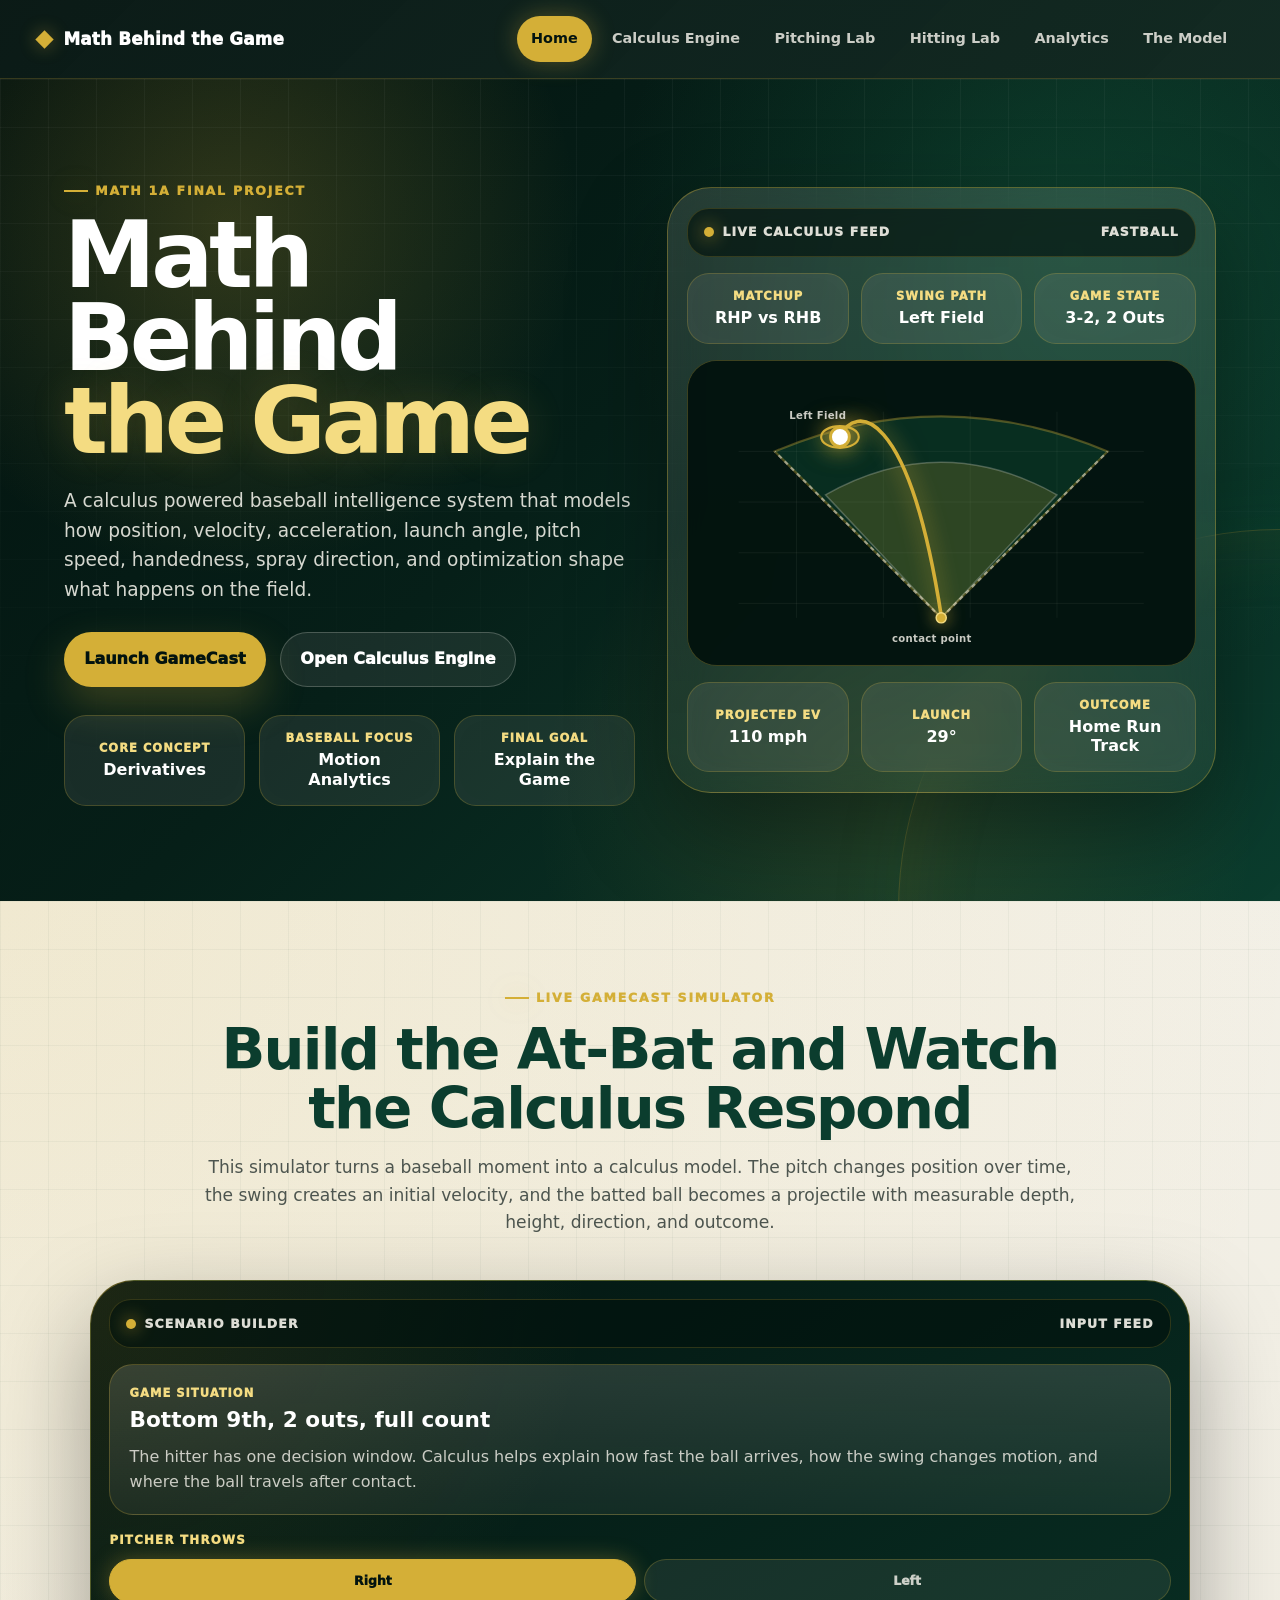
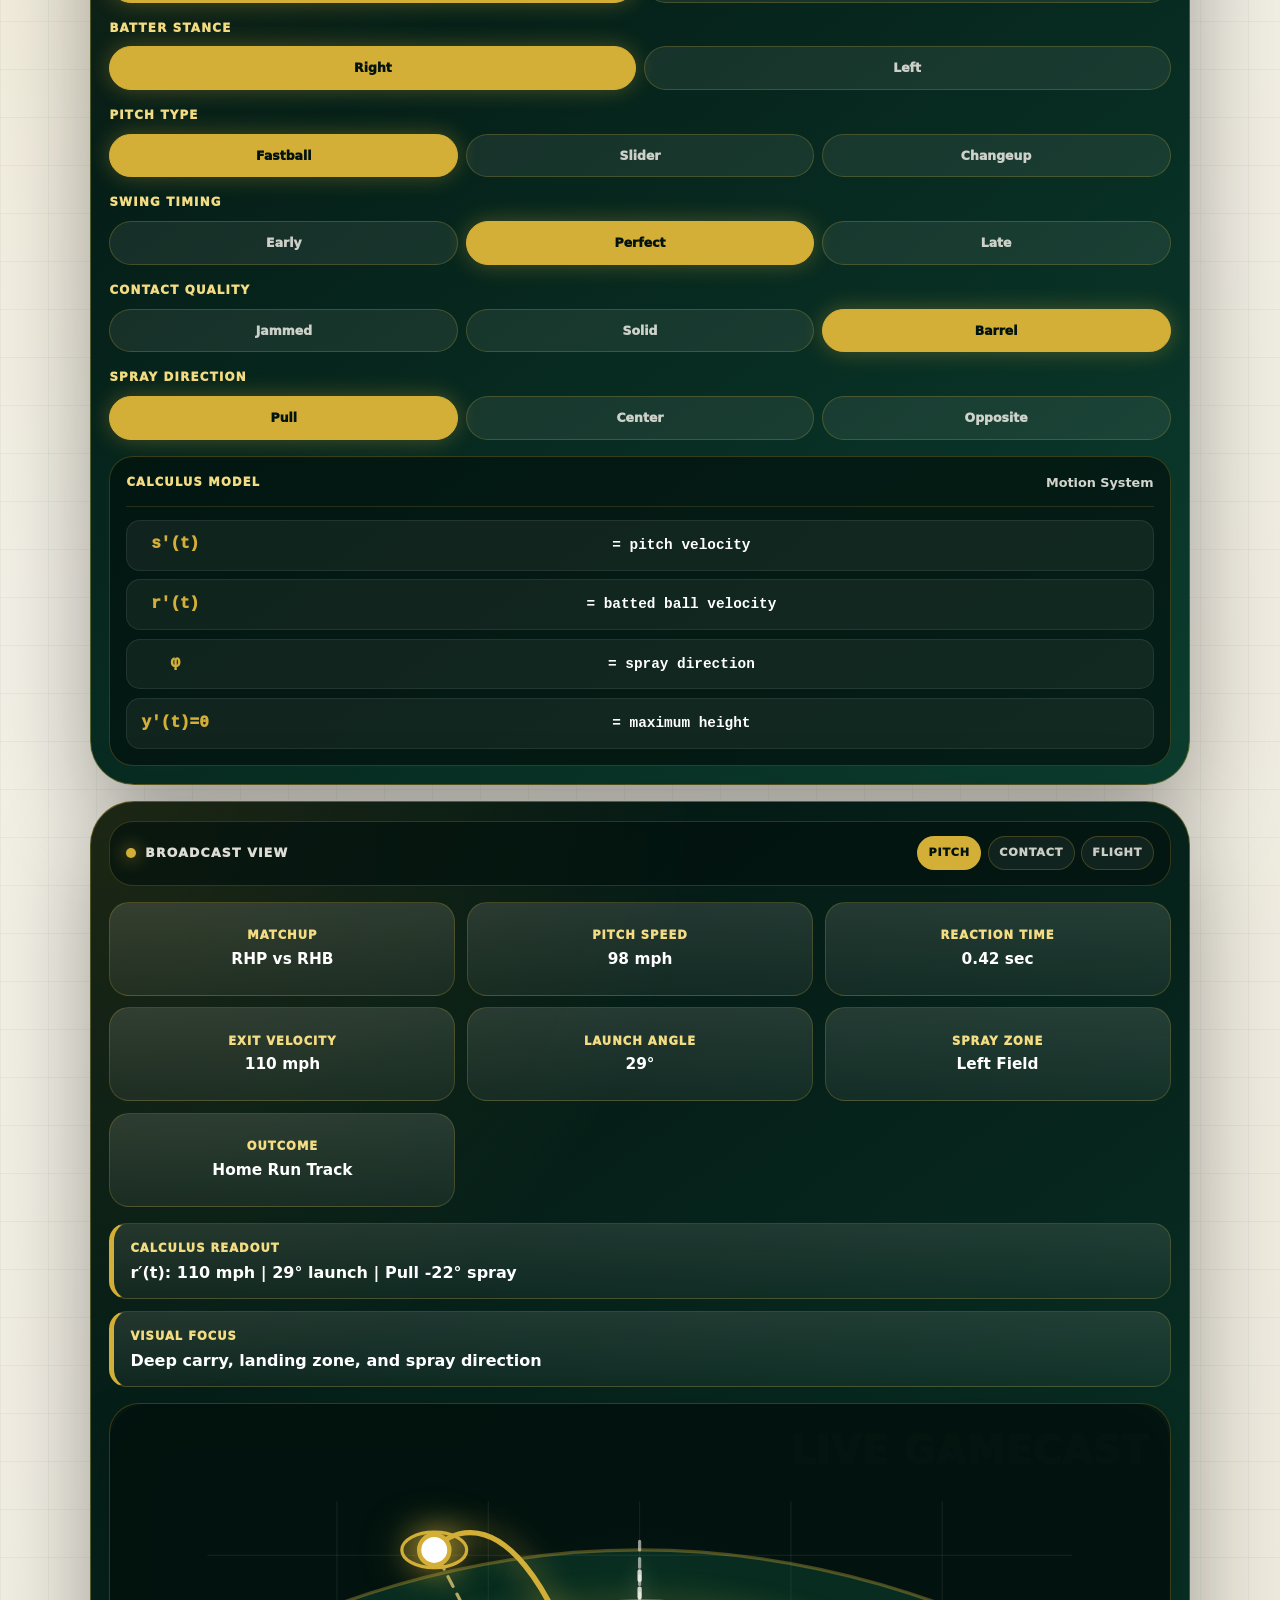
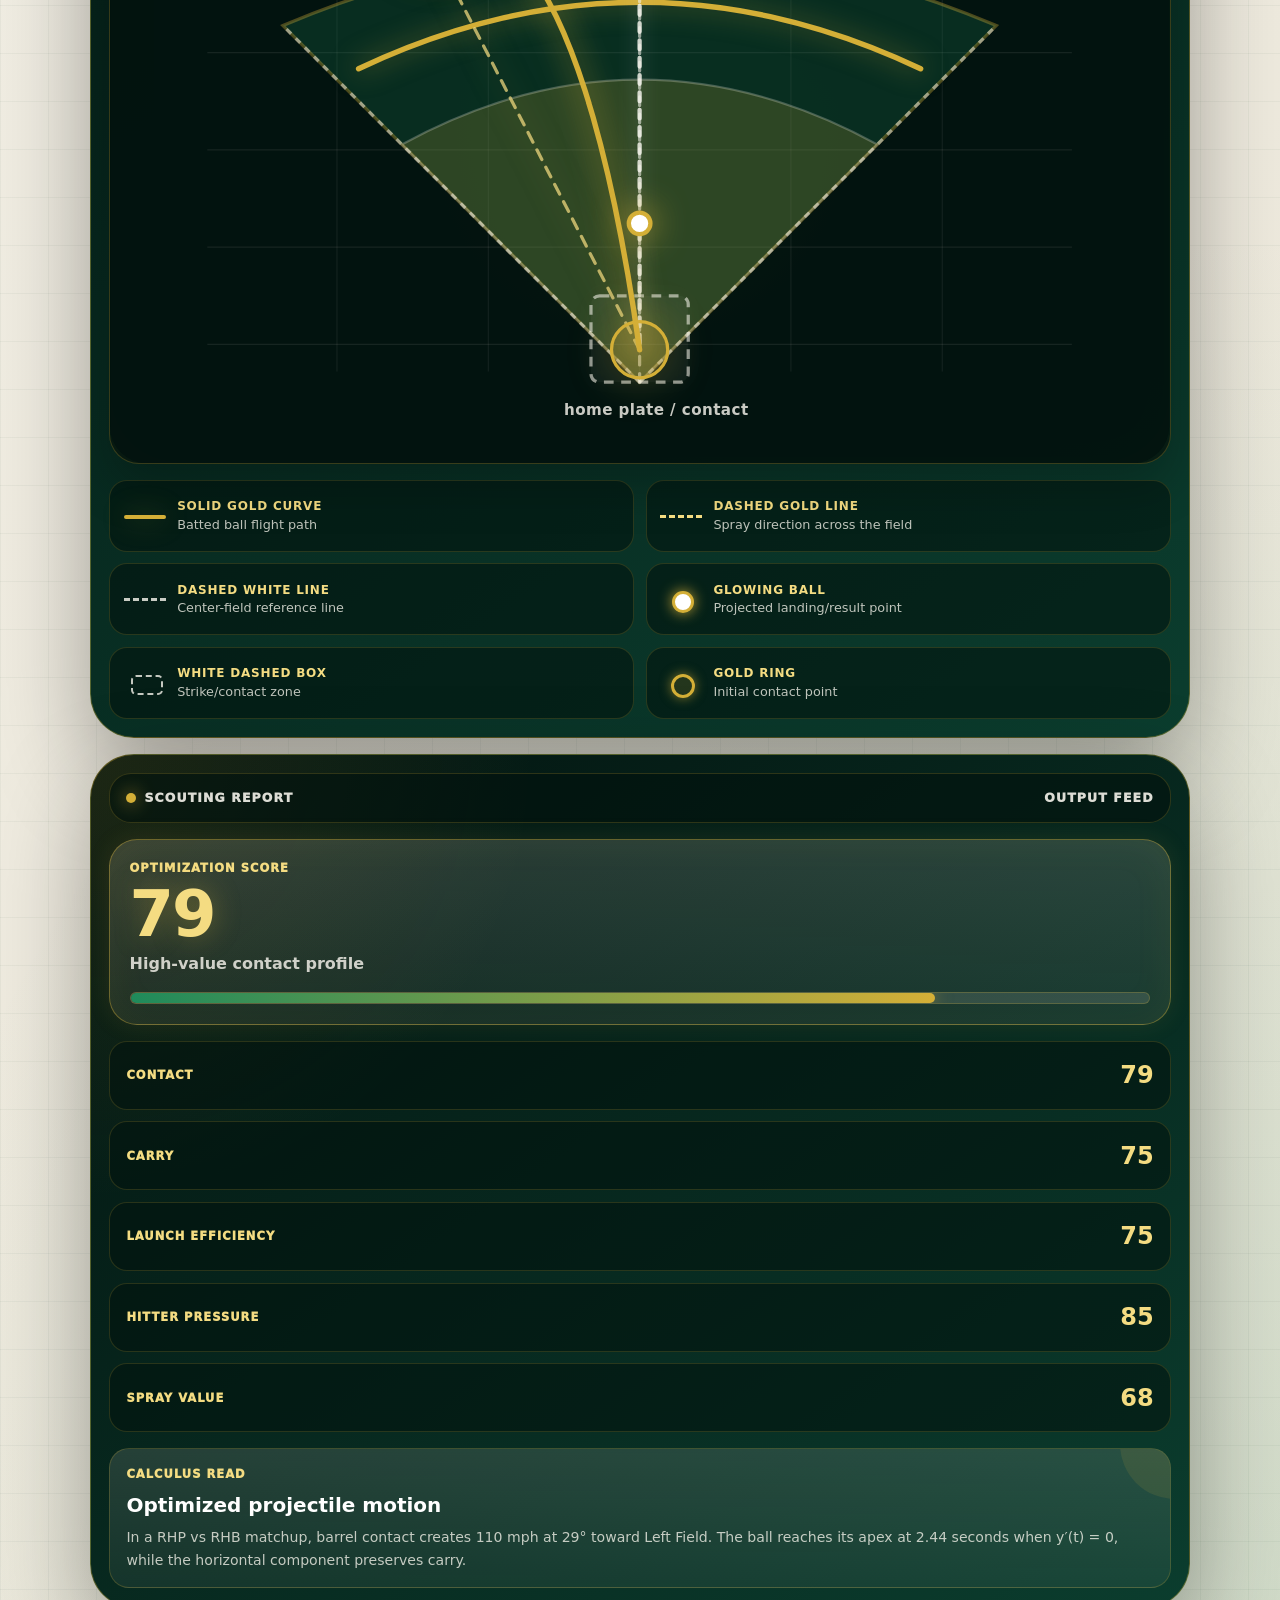
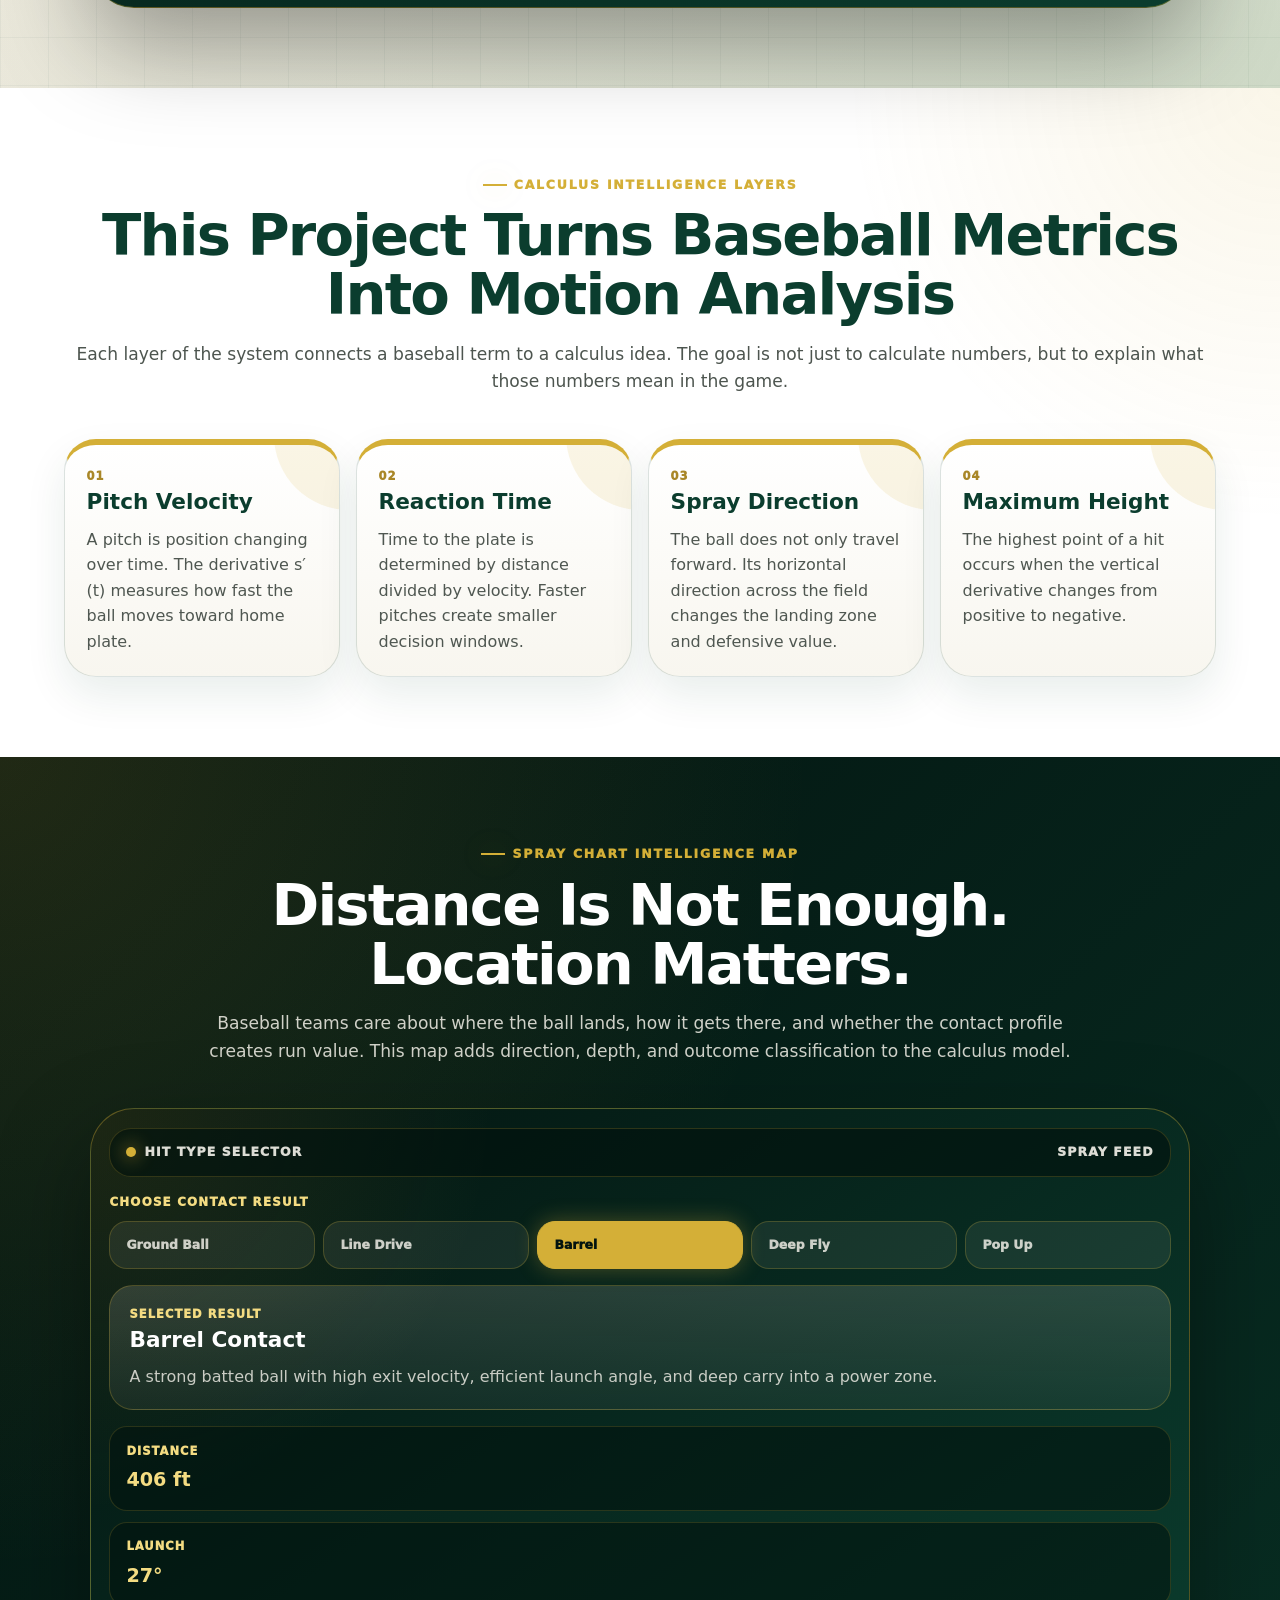
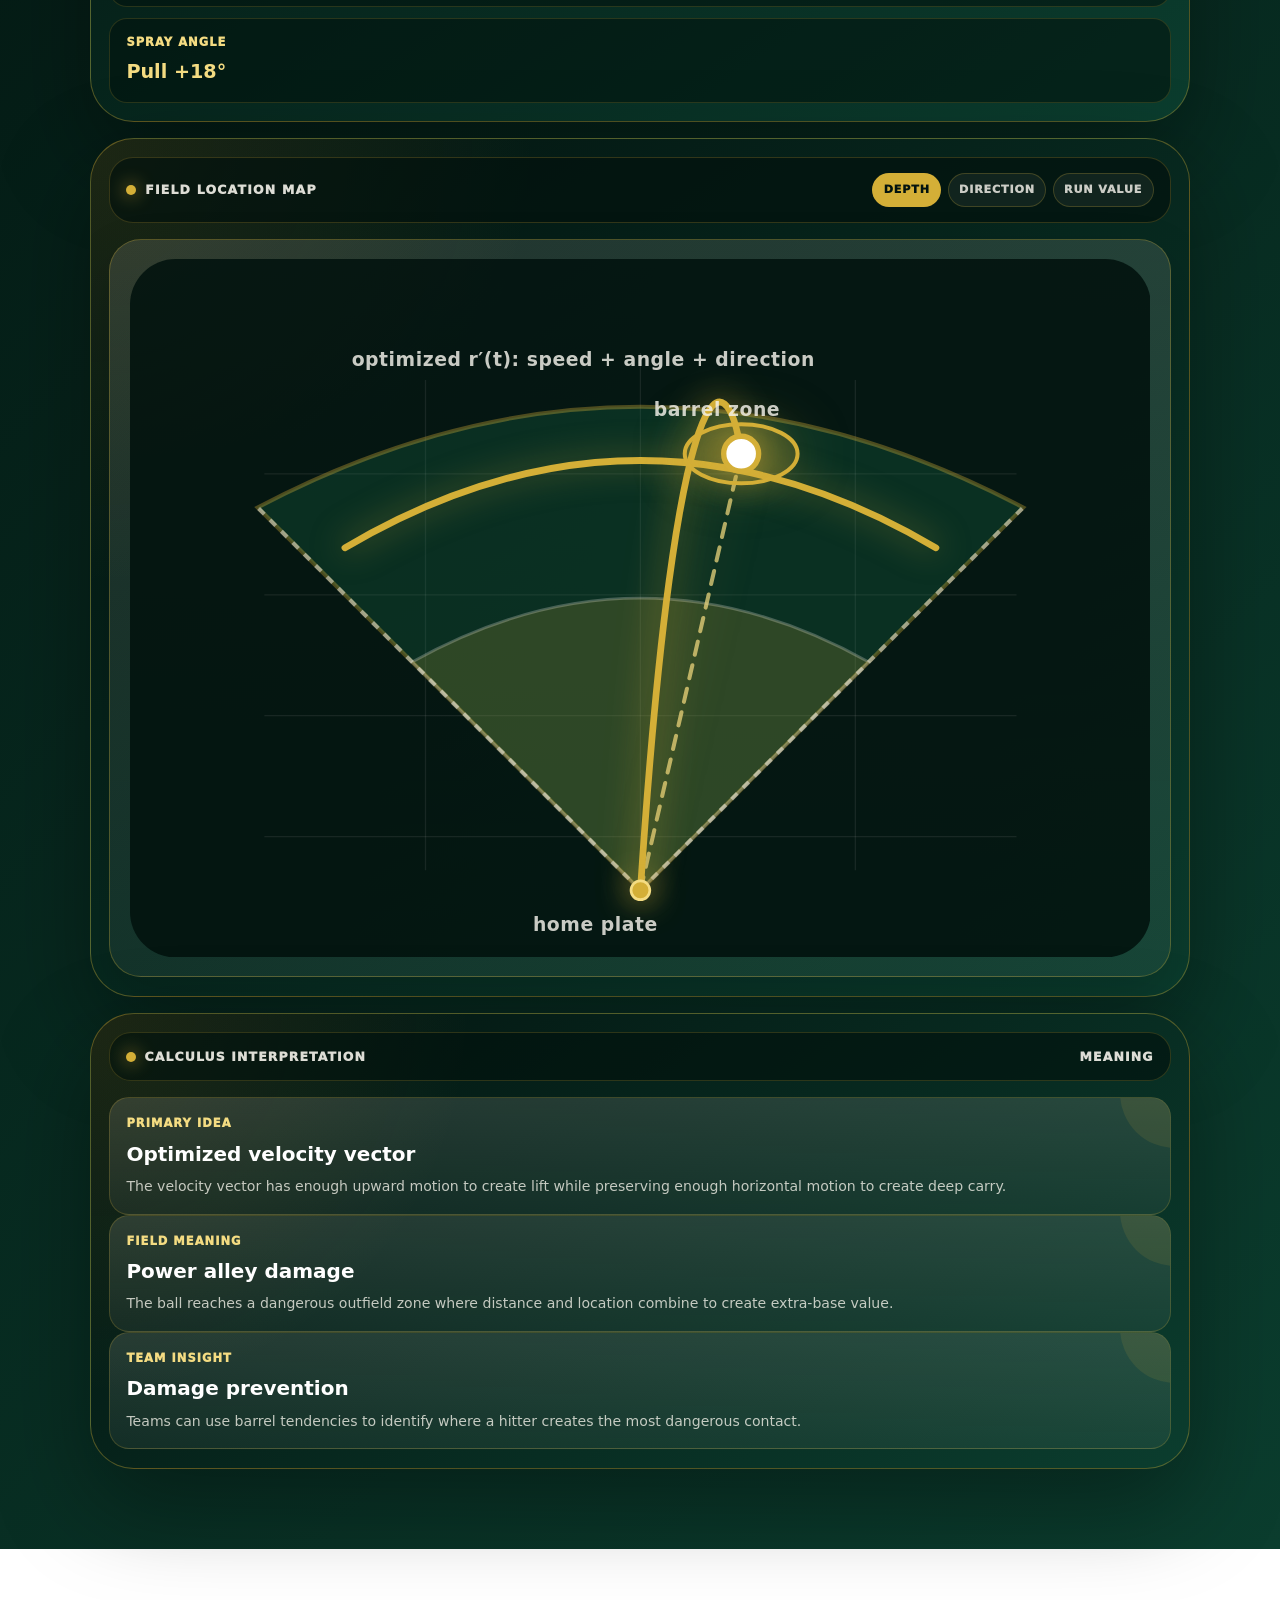
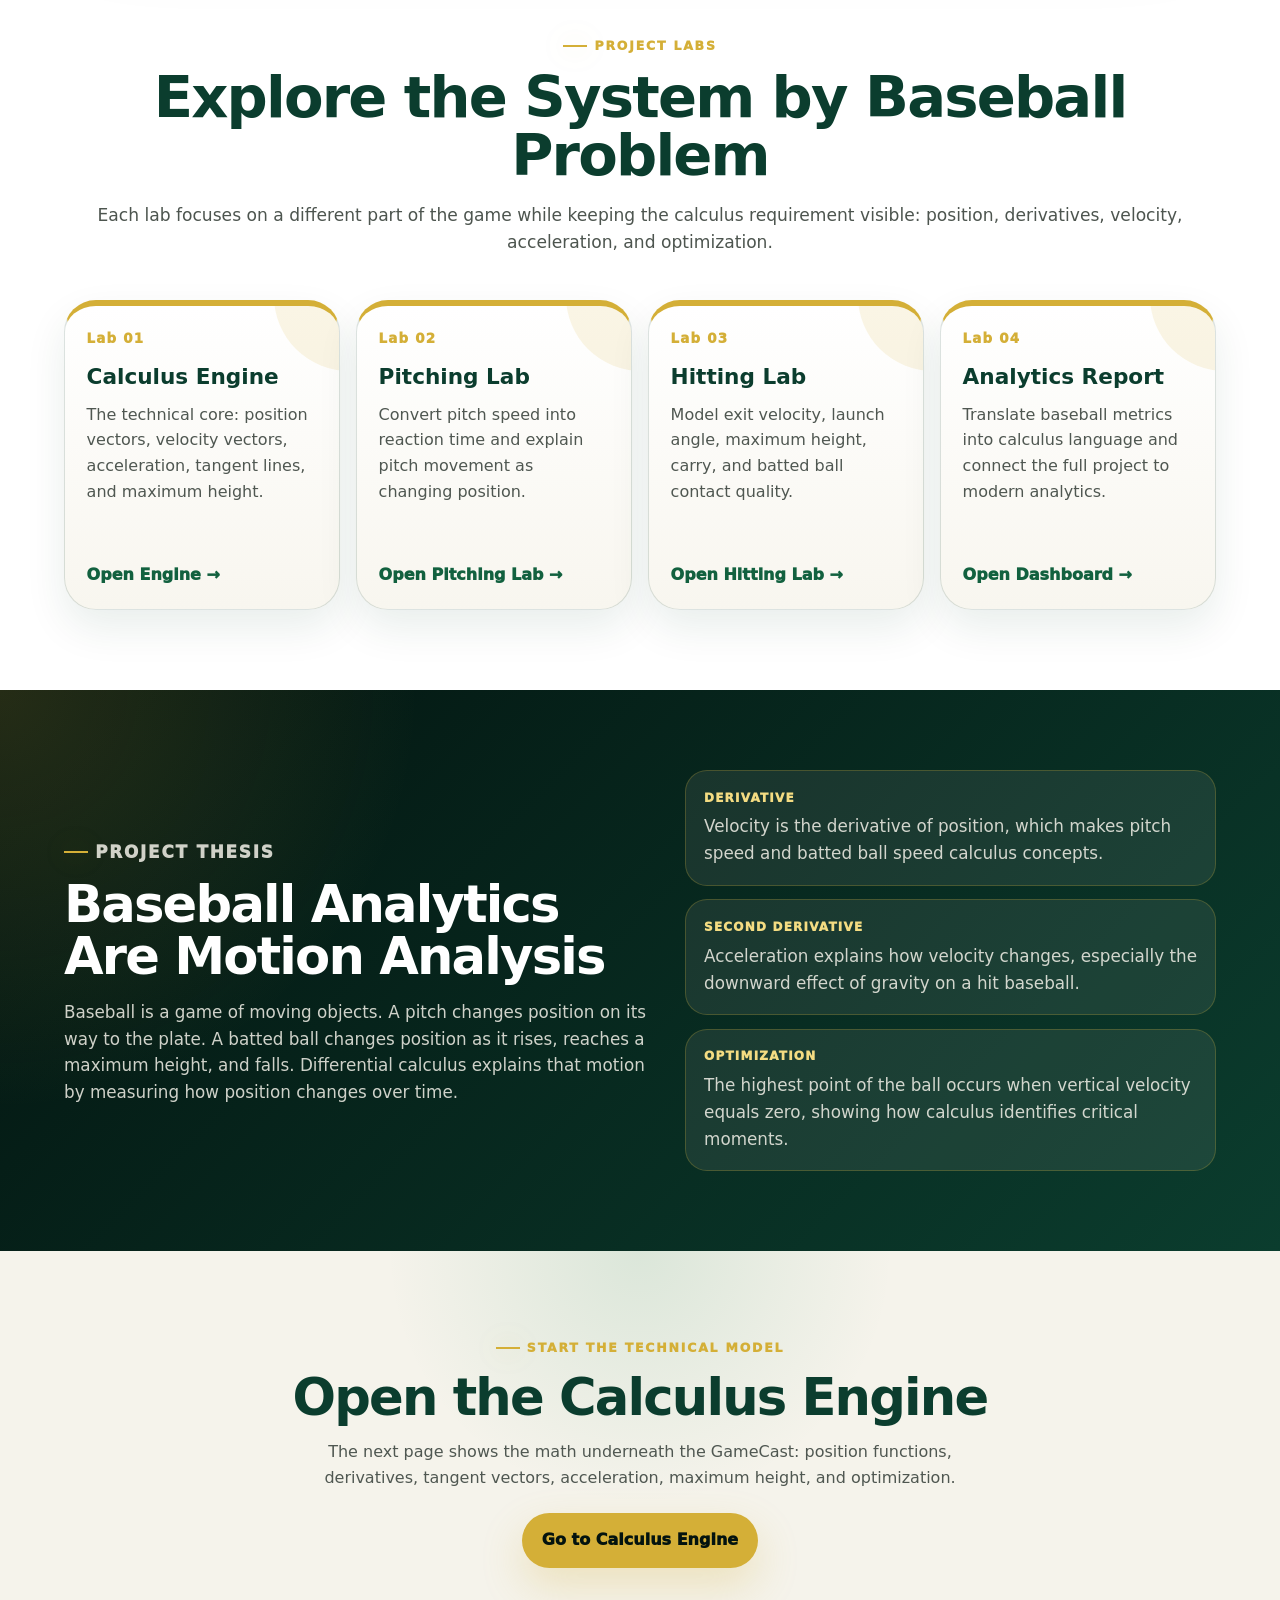
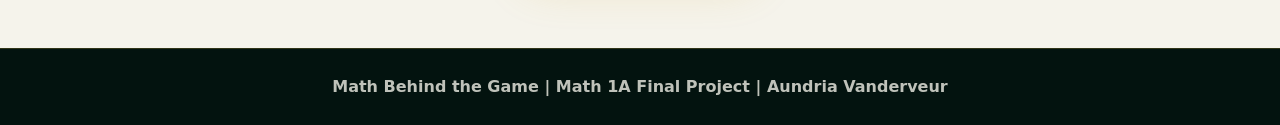
<file: index.html>
<!DOCTYPE html>
<html lang="en">
<head>
  <meta charset="UTF-8" />
  <meta name="viewport" content="width=device-width, initial-scale=1.0" />

  <title>Math Behind the Game | Calculus Baseball Intelligence System</title>

  <link rel="stylesheet" href="style.css" />
</head>

<body>
  <header class="site-header">
    <nav class="navbar">
      <a href="index.html" class="logo">
        <span class="logo-mark">◆</span>
        Math Behind the Game
      </a>

      <div class="nav-links">
        <a href="index.html">Home</a>
        <a href="calculus.html">Calculus Engine</a>
        <a href="pitching.html">Pitching Lab</a>
        <a href="hitting.html">Hitting Lab</a>
        <a href="analytics.html">Analytics</a>
        <a href="model.html">The Model</a>
      </div>
    </nav>
  </header>

  <main>
    <!-- CINEMATIC HERO -->
    <section class="hero advanced-hero">
      <div class="hero-bg-grid"></div>

      <div class="hero-content">
        <p class="eyebrow">Math 1A Final Project</p>

        <h1>
          Math Behind
          <span>the Game</span>
        </h1>

        <p class="hero-description">
          A calculus powered baseball intelligence system that models how position,
          velocity, acceleration, launch angle, pitch speed, handedness, spray
          direction, and optimization shape what happens on the field.
        </p>

        <div class="hero-actions">
          <a href="#gamecast" class="btn primary-btn">Launch GameCast</a>
          <a href="calculus.html" class="btn secondary-btn">Open Calculus Engine</a>
        </div>

        <div class="hero-metrics">
          <div>
            <span>Core Concept</span>
            <strong>Derivatives</strong>
          </div>

          <div>
            <span>Baseball Focus</span>
            <strong>Motion Analytics</strong>
          </div>

          <div>
            <span>Final Goal</span>
            <strong>Explain the Game</strong>
          </div>
        </div>
      </div>

      <div class="hero-visual">
        <div class="broadcast-hero-card">
          <div class="scoreboard-top">
            <div>
              <span class="live-dot"></span>
              <p>Live Calculus Feed</p>
            </div>
            <p id="heroScenarioLabel">Fastball</p>
          </div>

          <div class="hero-broadcast-score">
            <div>
              <span>Matchup</span>
              <strong id="heroMatchupOutput">RHP vs RHB</strong>
            </div>

            <div>
              <span>Swing Path</span>
              <strong id="heroDirectionOutput">Left Field</strong>
            </div>

            <div>
              <span>Game State</span>
              <strong>3-2, 2 Outs</strong>
            </div>
          </div>

          <div class="hero-mini-field">
            <svg viewBox="0 0 700 420" class="hero-svg" aria-label="Baseball field preview">
              <rect x="0" y="0" width="700" height="420" rx="30" class="svg-panel" />

              <g class="svg-grid">
                <line x1="70" y1="335" x2="630" y2="335" />
                <line x1="70" y1="265" x2="630" y2="265" />
                <line x1="70" y1="195" x2="630" y2="195" />
                <line x1="70" y1="125" x2="630" y2="125" />

                <line x1="150" y1="70" x2="150" y2="355" />
                <line x1="270" y1="70" x2="270" y2="355" />
                <line x1="390" y1="70" x2="390" y2="355" />
                <line x1="510" y1="70" x2="510" y2="355" />
              </g>

              <path
                d="M350 355 L120 125 Q350 28 580 125 Z"
                class="field-grass"
              />

              <path
                d="M350 355 L190 185 Q350 95 510 185 Z"
                class="field-infield"
              />

              <line x1="350" y1="355" x2="120" y2="125" class="foul-line" />
              <line x1="350" y1="355" x2="580" y2="125" class="foul-line" />

              <path
                id="heroBroadcastArc"
                d="M350 352 C410 170, 470 95, 540 115"
                class="trajectory-path"
              />

              <ellipse
                id="heroLandingZone"
                cx="540"
                cy="115"
                rx="32"
                ry="18"
                class="landing-zone"
              />

              <circle id="heroBroadcastBall" cx="540" cy="115" r="13" class="baseball-dot" />
              <circle cx="350" cy="355" r="7" class="gold-dot" />

              <text x="282" y="388" class="svg-label">contact point</text>
              <text id="heroLandingLabel" x="470" y="92" class="svg-label">projected landing</text>
            </svg>
          </div>

          <div class="hero-broadcast-readout">
            <div>
              <span>Projected EV</span>
              <strong id="heroEVOutput">108 mph</strong>
            </div>

            <div>
              <span>Launch</span>
              <strong id="heroLAOutput">29°</strong>
            </div>

            <div>
              <span>Outcome</span>
              <strong id="heroOutcomeOutput">Home Run Track</strong>
            </div>
          </div>
        </div>
      </div>
    </section>

    <!-- LIVE GAMECAST SIMULATOR -->
    <section class="gamecast-section" id="gamecast">
      <div class="section-header center-header">
        <p class="eyebrow">Live GameCast Simulator</p>
        <h2>Build the At-Bat and Watch the Calculus Respond</h2>
        <p>
          This simulator turns a baseball moment into a calculus model. The pitch
          changes position over time, the swing creates an initial velocity, and
          the batted ball becomes a projectile with measurable depth, height,
          direction, and outcome.
        </p>
      </div>

      <div class="gamecast-grid">
        <!-- LEFT CONTROLS -->
        <aside class="gamecast-control-panel">
          <div class="console-topbar">
            <div>
              <span class="live-dot"></span>
              <p>Scenario Builder</p>
            </div>
            <span>Input Feed</span>
          </div>

          <div class="scenario-card">
            <span>Game Situation</span>
            <h3>Bottom 9th, 2 outs, full count</h3>
            <p>
              The hitter has one decision window. Calculus helps explain how fast
              the ball arrives, how the swing changes motion, and where the ball
              travels after contact.
            </p>
          </div>

          <div class="choice-group">
            <p class="choice-label">Pitcher Throws</p>

            <div class="choice-buttons two-choice-buttons" data-choice-group="pitcherHand">
              <button class="choice-btn active" data-pitcher-hand="right">Right</button>
              <button class="choice-btn" data-pitcher-hand="left">Left</button>
            </div>
          </div>

          <div class="choice-group">
            <p class="choice-label">Batter Stance</p>

            <div class="choice-buttons two-choice-buttons" data-choice-group="batterHand">
              <button class="choice-btn active" data-batter-hand="right">Right</button>
              <button class="choice-btn" data-batter-hand="left">Left</button>
            </div>
          </div>

          <div class="choice-group">
            <p class="choice-label">Pitch Type</p>

            <div class="choice-buttons" data-choice-group="pitch">
              <button class="choice-btn active" data-pitch="fastball">Fastball</button>
              <button class="choice-btn" data-pitch="slider">Slider</button>
              <button class="choice-btn" data-pitch="changeup">Changeup</button>
            </div>
          </div>

          <div class="choice-group">
            <p class="choice-label">Swing Timing</p>

            <div class="choice-buttons" data-choice-group="timing">
              <button class="choice-btn" data-timing="early">Early</button>
              <button class="choice-btn active" data-timing="perfect">Perfect</button>
              <button class="choice-btn" data-timing="late">Late</button>
            </div>
          </div>

          <div class="choice-group">
            <p class="choice-label">Contact Quality</p>

            <div class="choice-buttons" data-choice-group="contact">
              <button class="choice-btn" data-contact="jammed">Jammed</button>
              <button class="choice-btn" data-contact="solid">Solid</button>
              <button class="choice-btn active" data-contact="barrel">Barrel</button>
            </div>
          </div>

          <div class="choice-group">
            <p class="choice-label">Spray Direction</p>

            <div class="choice-buttons" data-choice-group="spray">
              <button class="choice-btn active" data-spray="pull">Pull</button>
              <button class="choice-btn" data-spray="center">Center</button>
              <button class="choice-btn" data-spray="opposite">Opposite</button>
            </div>
          </div>

          <div class="model-code-panel gamecast-math-panel">
            <div class="code-panel-title">
              <span>Calculus Model</span>
              <strong>Motion System</strong>
            </div>

            <div class="code-line">
              <span>s′(t)</span>
              <p>= pitch velocity</p>
            </div>

            <div class="code-line">
              <span>r′(t)</span>
              <p>= batted ball velocity</p>
            </div>

            <div class="code-line">
  <span>φ</span>
  <p>= spray direction</p>
</div>


            <div class="code-line">
              <span>y′(t)=0</span>
              <p>= maximum height</p>
            </div>
          </div>
        </aside>

        <!-- CENTER BROADCAST DISPLAY -->
        <section class="gamecast-main-panel">
          <div class="broadcast-topline">
            <div>
              <span class="live-dot"></span>
              <p>Broadcast View</p>
            </div>

            <div class="broadcast-tabs">
              <span>Pitch</span>
              <span>Contact</span>
              <span>Flight</span>
            </div>
          </div>

          <div class="gamecast-score-strip">
            <div>
              <span>Matchup</span>
              <strong id="gameMatchup">RHP vs RHB</strong>
            </div>

            <div>
              <span>Pitch Speed</span>
              <strong id="gamePitchSpeed">98 mph</strong>
            </div>

            <div>
              <span>Reaction Time</span>
              <strong id="gameReactionTime">0.42 sec</strong>
            </div>

            <div>
              <span>Exit Velocity</span>
              <strong id="gameExitVelocity">108 mph</strong>
            </div>

            <div>
              <span>Launch Angle</span>
              <strong id="gameLaunchAngle">29°</strong>
            </div>

            <div>
              <span>Spray Zone</span>
              <strong id="gameSprayZone">Left Field</strong>
            </div>

            <div>
              <span>Outcome</span>
              <strong id="gameOutcome">Home Run Track</strong>
            </div>
          </div>

          <div class="gamecast-live-readout">
            <div>
              <span>Calculus Readout</span>
              <strong id="gameVectorReadout">r′(t): 108 mph | 29° launch | Pull -22° spray</strong>
            </div>

            <div>
              <span>Visual Focus</span>
              <strong id="gameVisualFocus">Batted ball flight path + spray direction</strong>
            </div>
          </div>

          <div class="gamecast-visual-shell">
            <svg viewBox="0 0 980 610" class="gamecast-svg" aria-label="Live baseball GameCast simulator">
              <rect x="0" y="0" width="980" height="610" rx="34" class="svg-panel" />

              <g class="svg-grid">
                <line x1="90" y1="500" x2="890" y2="500" />
                <line x1="90" y1="410" x2="890" y2="410" />
                <line x1="90" y1="320" x2="890" y2="320" />
                <line x1="90" y1="230" x2="890" y2="230" />
                <line x1="90" y1="140" x2="890" y2="140" />

                <line x1="210" y1="90" x2="210" y2="525" />
                <line x1="350" y1="90" x2="350" y2="525" />
                <line x1="490" y1="90" x2="490" y2="525" />
                <line x1="630" y1="90" x2="630" y2="525" />
                <line x1="770" y1="90" x2="770" y2="525" />
              </g>

              <!-- field -->
              <path
                d="M490 535 L160 205 Q490 65 820 205 Z"
                class="field-grass"
              />

              <path
                d="M490 535 L270 315 Q490 195 710 315 Z"
                class="field-infield"
              />

              <line x1="490" y1="535" x2="160" y2="205" class="foul-line" />
              <line x1="490" y1="535" x2="820" y2="205" class="foul-line" />

              <path
                d="M230 245 Q490 122 750 245"
                class="outfield-wall"
              />

              <!-- center reference line -->
              <line
                x1="490"
                y1="535"
                x2="490"
                y2="120"
                class="center-reference-line"
              />

              <!-- directional lane -->
              <path
                id="gameSprayLane"
                d="M490 505 L300 165"
                class="spray-lane"
              />

              <!-- pitch path -->
              <path
                id="gamePitchPath"
                d="M490 155 C485 250, 492 365, 490 505"
                class="pitch-path"
              />

              <!-- strike/contact zone -->
              <rect
                x="445"
                y="455"
                width="90"
                height="80"
                rx="8"
                class="strike-zone"
              />

              <!-- batted ball path -->
              <path
                id="gameHitPath"
                d="M490 505 C420 270, 355 135, 300 165"
                class="trajectory-path"
              />

              <!-- landing zone -->
              <ellipse
                id="gameLandingZone"
                cx="300"
                cy="165"
                rx="42"
                ry="22"
                class="landing-zone"
              />

              <!-- contact flash -->
              <circle
                id="gameContactFlash"
                cx="490"
                cy="505"
                r="26"
                class="contact-flash"
              />

              <circle id="gamePitchBall" cx="490" cy="375" r="10" class="baseball-dot" />
              <circle id="gameHitBall" cx="300" cy="165" r="14" class="baseball-dot" />

              <text x="420" y="565" class="svg-label">home plate / contact</text>
            </svg>
          </div>

          <div class="gamecast-legend">
            <div class="legend-item">
              <span class="legend-swatch solid-gold"></span>
              <p><strong>Solid gold curve</strong> Batted ball flight path</p>
            </div>

            <div class="legend-item">
              <span class="legend-swatch dashed-gold"></span>
              <p><strong>Dashed gold line</strong> Spray direction across the field</p>
            </div>

            <div class="legend-item">
              <span class="legend-swatch dashed-white"></span>
              <p><strong>Dashed white line</strong> Center-field reference line</p>
            </div>

            <div class="legend-item">
              <span class="legend-swatch landing-dot"></span>
              <p><strong>Glowing ball</strong> Projected landing/result point</p>
            </div>

            <div class="legend-item">
              <span class="legend-swatch contact-box"></span>
              <p><strong>White dashed box</strong> Strike/contact zone</p>
            </div>

            <div class="legend-item">
              <span class="legend-swatch contact-ring"></span>
              <p><strong>Gold ring</strong> Initial contact point</p>
            </div>
          </div>
        </section>

        <!-- RIGHT SCOUTING PANEL -->
        <aside class="gamecast-analysis-panel">
          <div class="console-topbar">
            <div>
              <span class="live-dot"></span>
              <p>Scouting Report</p>
            </div>
            <span>Output Feed</span>
          </div>

          <div class="optimization-score-card">
            <span>Optimization Score</span>
            <strong id="gameOptimizationScore">91</strong>
            <p id="gameOptimizationLabel">Elite speed-angle pairing</p>

            <div class="score-meter">
              <div id="gameScoreFill" class="score-fill"></div>
            </div>
          </div>

          <div class="grade-stack">
            <div class="grade-row">
              <span>Contact</span>
              <strong id="gameContactGrade">79</strong>
            </div>

            <div class="grade-row">
              <span>Carry</span>
              <strong id="gameCarryGrade">75</strong>
            </div>

            <div class="grade-row">
              <span>Launch Efficiency</span>
              <strong id="gameLaunchGrade">75</strong>
            </div>

            <div class="grade-row">
              <span>Hitter Pressure</span>
              <strong id="gamePressureGrade">79</strong>
            </div>

            <div class="grade-row">
              <span>Spray Value</span>
              <strong id="gameSprayGrade">68</strong>
            </div>
          </div>

          <div class="analysis-card game-analysis-card">
            <span>Calculus Read</span>
            <strong id="gameCalculusHeadline">Optimized projectile motion</strong>
            <p id="gameCalculusExplanation">
              The batted ball reaches its maximum height when y′(t) = 0. This
              contact keeps enough vertical lift while preserving horizontal carry.
            </p>
          </div>
        </aside>
      </div>
    </section>

    <!-- INTELLIGENCE LAYERS -->
    <section class="content-section intelligence-section">
      <div class="section-header center-header">
        <p class="eyebrow">Calculus Intelligence Layers</p>
        <h2>This Project Turns Baseball Metrics Into Motion Analysis</h2>
        <p>
          Each layer of the system connects a baseball term to a calculus idea.
          The goal is not just to calculate numbers, but to explain what those
          numbers mean in the game.
        </p>
      </div>

      <div class="intelligence-grid">
        <article class="intelligence-card">
          <span>01</span>
          <h3>Pitch Velocity</h3>
          <p>
            A pitch is position changing over time. The derivative s′(t) measures
            how fast the ball moves toward home plate.
          </p>
        </article>

        <article class="intelligence-card">
          <span>02</span>
          <h3>Reaction Time</h3>
          <p>
            Time to the plate is determined by distance divided by velocity. Faster
            pitches create smaller decision windows.
          </p>
        </article>

        <article class="intelligence-card">
          <span>03</span>
          <h3>Spray Direction</h3>
          <p>
            The ball does not only travel forward. Its horizontal direction across
            the field changes the landing zone and defensive value.
          </p>
        </article>

        <article class="intelligence-card">
          <span>04</span>
          <h3>Maximum Height</h3>
          <p>
            The highest point of a hit occurs when the vertical derivative changes
            from positive to negative.
          </p>
        </article>
      </div>
    </section>

    <!-- INTERACTIVE SPRAY CHART -->
    <section class="dark-lab-section field-preview-section" id="spray-chart">
      <div class="section-header center-header">
        <p class="eyebrow">Spray Chart Intelligence Map</p>
        <h2>Distance Is Not Enough. Location Matters.</h2>
        <p>
          Baseball teams care about where the ball lands, how it gets there, and
          whether the contact profile creates run value. This map adds direction,
          depth, and outcome classification to the calculus model.
        </p>
      </div>

      <div class="spray-chart-dashboard">
        <aside class="spray-control-panel">
          <div class="console-topbar">
            <div>
              <span class="live-dot"></span>
              <p>Hit Type Selector</p>
            </div>
            <span>Spray Feed</span>
          </div>

          <div class="choice-group">
            <p class="choice-label">Choose Contact Result</p>

            <div class="spray-type-grid">
              <button class="spray-btn" data-spray-type="grounder">Ground Ball</button>
              <button class="spray-btn" data-spray-type="lineDrive">Line Drive</button>
              <button class="spray-btn active" data-spray-type="barrel">Barrel</button>
              <button class="spray-btn" data-spray-type="deepFly">Deep Fly</button>
              <button class="spray-btn" data-spray-type="popup">Pop Up</button>
            </div>
          </div>

          <div class="spray-readout-card">
            <span>Selected Result</span>
            <h3 id="spraySelectedTitle">Barrel Contact</h3>
            <p id="spraySelectedDescription">
              A strong batted ball with high exit velocity, efficient launch angle,
              and deep carry into a power zone.
            </p>
          </div>

          <div class="spray-mini-metrics">
            <div>
              <span>Distance</span>
              <strong id="sprayDistanceOutput">406 ft</strong>
            </div>

            <div>
              <span>Launch</span>
              <strong id="sprayLaunchOutput">27°</strong>
            </div>

            <div>
              <span>Spray Angle</span>
              <strong id="sprayAngleOutput">Pull +18°</strong>
            </div>
          </div>
        </aside>

        <section class="spray-map-panel">
          <div class="broadcast-topline">
            <div>
              <span class="live-dot"></span>
              <p>Field Location Map</p>
            </div>

            <div class="broadcast-tabs">
              <span>Depth</span>
              <span>Direction</span>
              <span>Run Value</span>
            </div>
          </div>

          <div class="field-preview-card interactive-field-card">
            <svg viewBox="0 0 760 520" class="field-map-svg" aria-label="Interactive baseball spray chart">
              <rect x="0" y="0" width="760" height="520" rx="34" class="svg-panel" />

              <g class="svg-grid">
                <line x1="100" y1="430" x2="660" y2="430" />
                <line x1="100" y1="340" x2="660" y2="340" />
                <line x1="100" y1="250" x2="660" y2="250" />
                <line x1="100" y1="160" x2="660" y2="160" />

                <line x1="220" y1="90" x2="220" y2="455" />
                <line x1="380" y1="70" x2="380" y2="470" />
                <line x1="540" y1="90" x2="540" y2="455" />
              </g>

              <path
                d="M380 470 L95 185 Q380 35 665 185 Z"
                class="field-grass"
              />

              <path
                d="M380 470 L210 300 Q380 205 550 300 Z"
                class="field-infield"
              />

              <line x1="380" y1="470" x2="95" y2="185" class="foul-line" />
              <line x1="380" y1="470" x2="665" y2="185" class="foul-line" />

              <path d="M160 215 Q380 85 600 215" class="outfield-wall" />

              <path
                id="sprayVectorLine"
                d="M380 470 L455 145"
                class="spray-lane"
              />

              <path
                id="sprayFlightArc"
                d="M380 470 C410 260, 425 170, 455 145"
                class="trajectory-path"
              />

              <ellipse
                id="sprayLandingZone"
                cx="455"
                cy="145"
                rx="42"
                ry="22"
                class="landing-zone"
              />

              <circle id="sprayLandingDot" cx="455" cy="145" r="13" class="baseball-dot" />
              <circle cx="380" cy="470" r="7" class="gold-dot" />

              <text x="300" y="500" class="svg-label">home plate</text>
              <text id="sprayZoneLabel" x="390" y="118" class="svg-label">barrel zone</text>
              <text id="sprayMathLabel" x="165" y="80" class="svg-label">spray angle changes horizontal direction</text>
            </svg>
          </div>
        </section>

        <aside class="spray-analysis-panel">
          <div class="console-topbar">
            <div>
              <span class="live-dot"></span>
              <p>Calculus Interpretation</p>
            </div>
            <span>Meaning</span>
          </div>

          <div class="analysis-card spray-analysis-card">
            <span>Primary Idea</span>
            <strong id="sprayPrimaryIdea">Optimized velocity vector</strong>
            <p id="sprayPrimaryExplanation">
              The velocity vector has enough upward motion to create lift while
              preserving enough horizontal motion to create deep carry.
            </p>
          </div>

          <div class="analysis-card spray-analysis-card">
            <span>Field Meaning</span>
            <strong id="sprayFieldMeaning">Power alley damage</strong>
            <p id="sprayFieldExplanation">
              The ball reaches a dangerous outfield zone where distance and
              location combine to create extra-base value.
            </p>
          </div>

          <div class="analysis-card spray-analysis-card">
            <span>Team Insight</span>
            <strong id="sprayTeamInsight">Defensive positioning</strong>
            <p id="sprayTeamExplanation">
              Spray direction can help teams decide where defenders should be
              positioned against specific hitters.
            </p>
          </div>
        </aside>
      </div>
    </section>

    <!-- PROJECT LABS -->
    <section class="modules-section">
      <div class="section-header center-header">
        <p class="eyebrow">Project Labs</p>
        <h2>Explore the System by Baseball Problem</h2>
        <p>
          Each lab focuses on a different part of the game while keeping the
          calculus requirement visible: position, derivatives, velocity,
          acceleration, and optimization.
        </p>
      </div>

      <div class="module-grid">
        <article class="module-card">
          <span>Lab 01</span>
          <h3>Calculus Engine</h3>
          <p>
            The technical core: position vectors, velocity vectors, acceleration,
            tangent lines, and maximum height.
          </p>
          <a href="calculus.html">Open Engine →</a>
        </article>

        <article class="module-card">
          <span>Lab 02</span>
          <h3>Pitching Lab</h3>
          <p>
            Convert pitch speed into reaction time and explain pitch movement as
            changing position.
          </p>
          <a href="pitching.html">Open Pitching Lab →</a>
        </article>

        <article class="module-card">
          <span>Lab 03</span>
          <h3>Hitting Lab</h3>
          <p>
            Model exit velocity, launch angle, maximum height, carry, and batted
            ball contact quality.
          </p>
          <a href="hitting.html">Open Hitting Lab →</a>
        </article>

        <article class="module-card">
          <span>Lab 04</span>
          <h3>Analytics Report</h3>
          <p>
            Translate baseball metrics into calculus language and connect the full
            project to modern analytics.
          </p>
          <a href="analytics.html">Open Dashboard →</a>
        </article>
      </div>
    </section>

    <!-- FINAL THESIS -->
    <section class="case-study-section">
      <div class="case-study-grid">
        <div>
          <p class="eyebrow">Project Thesis</p>
          <h2>Baseball Analytics Are Motion Analysis</h2>
          <p>
            Baseball is a game of moving objects. A pitch changes position on its
            way to the plate. A batted ball changes position as it rises, reaches
            a maximum height, and falls. Differential calculus explains that motion
            by measuring how position changes over time.
          </p>
        </div>

        <div class="case-list">
          <div>
            <span>Derivative</span>
            <p>
              Velocity is the derivative of position, which makes pitch speed and
              batted ball speed calculus concepts.
            </p>
          </div>

          <div>
            <span>Second Derivative</span>
            <p>
              Acceleration explains how velocity changes, especially the downward
              effect of gravity on a hit baseball.
            </p>
          </div>

          <div>
            <span>Optimization</span>
            <p>
              The highest point of the ball occurs when vertical velocity equals
              zero, showing how calculus identifies critical moments.
            </p>
          </div>
        </div>
      </div>
    </section>

    <!-- FINAL CTA -->
    <section class="final-cta">
      <p class="eyebrow">Start the Technical Model</p>
      <h2>Open the Calculus Engine</h2>
      <p>
        The next page shows the math underneath the GameCast: position functions,
        derivatives, tangent vectors, acceleration, maximum height, and optimization.
      </p>
      <a href="calculus.html" class="btn primary-btn">Go to Calculus Engine</a>
    </section>
  </main>

  <footer class="site-footer">
    <p>Math Behind the Game | Math 1A Final Project | Aundria Vanderveur</p>
  </footer>

  <script src="script.js"></script>
</body>
</html>
</file>
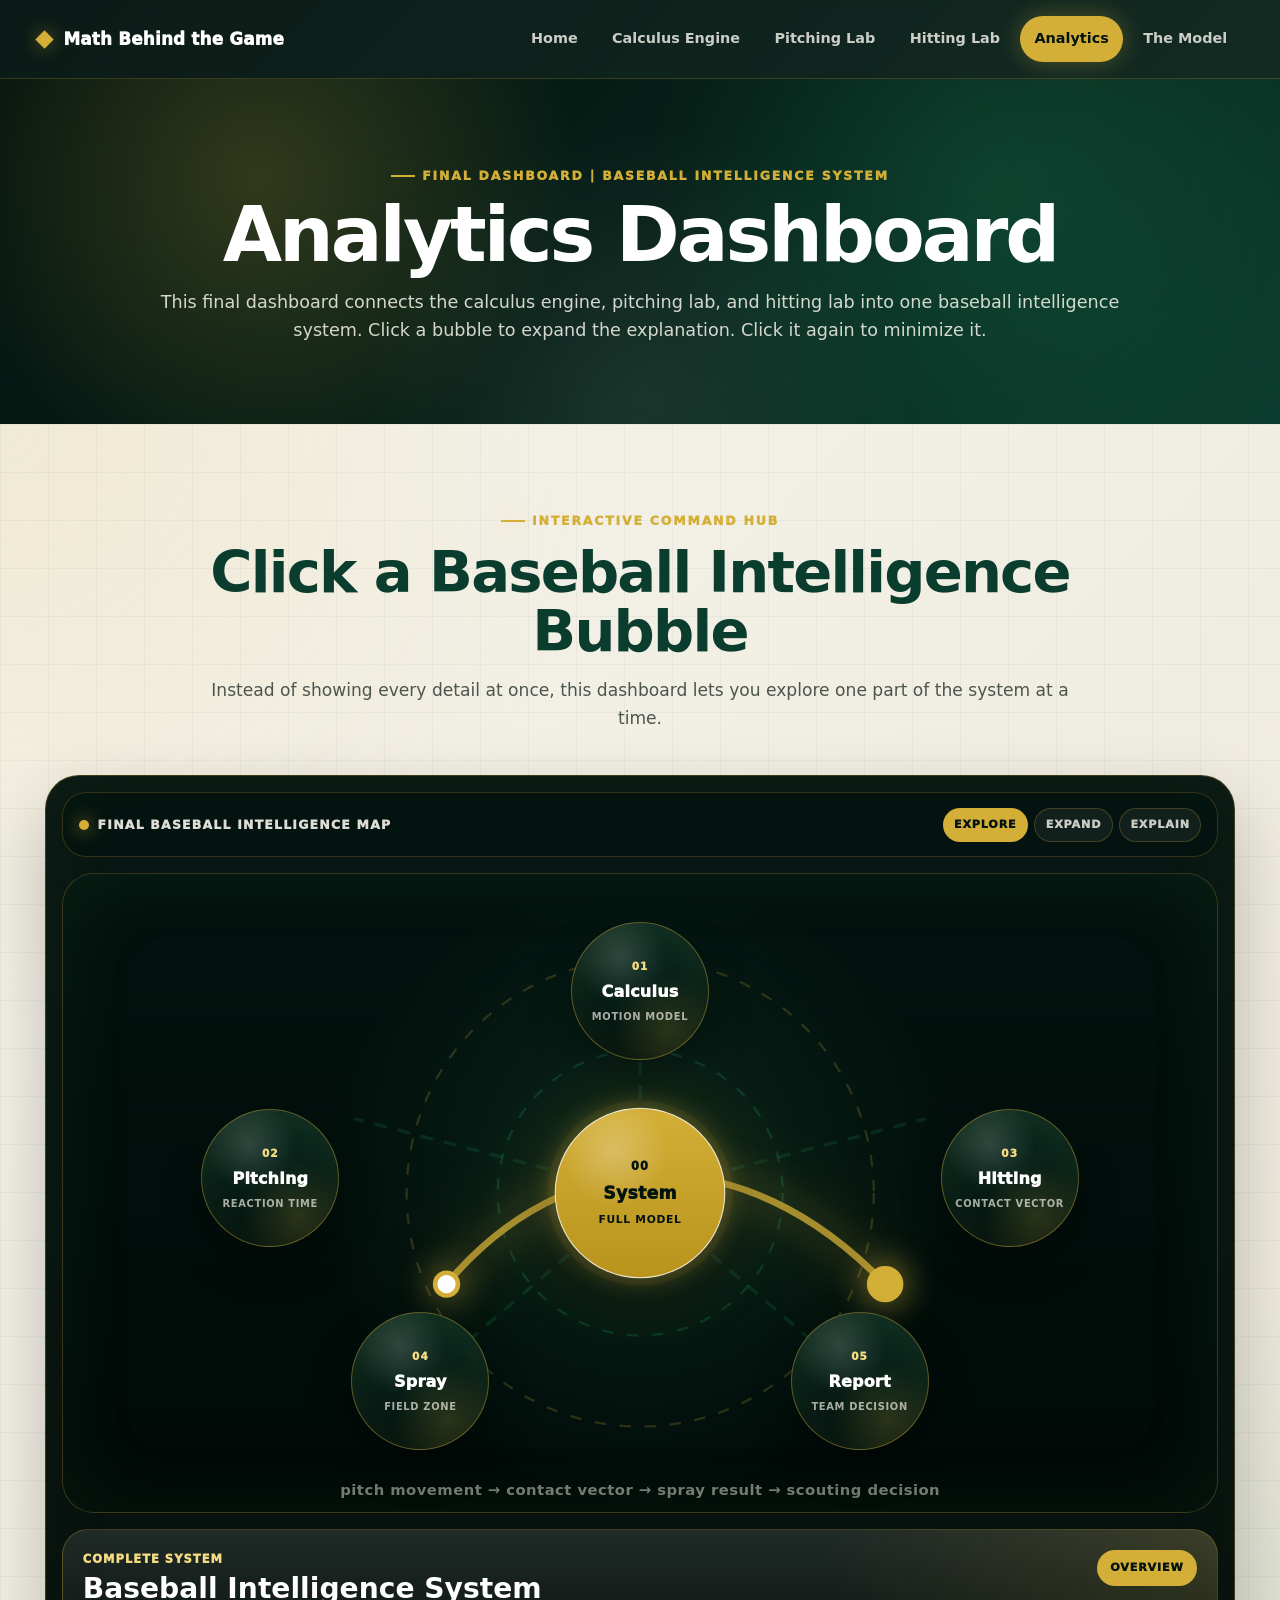
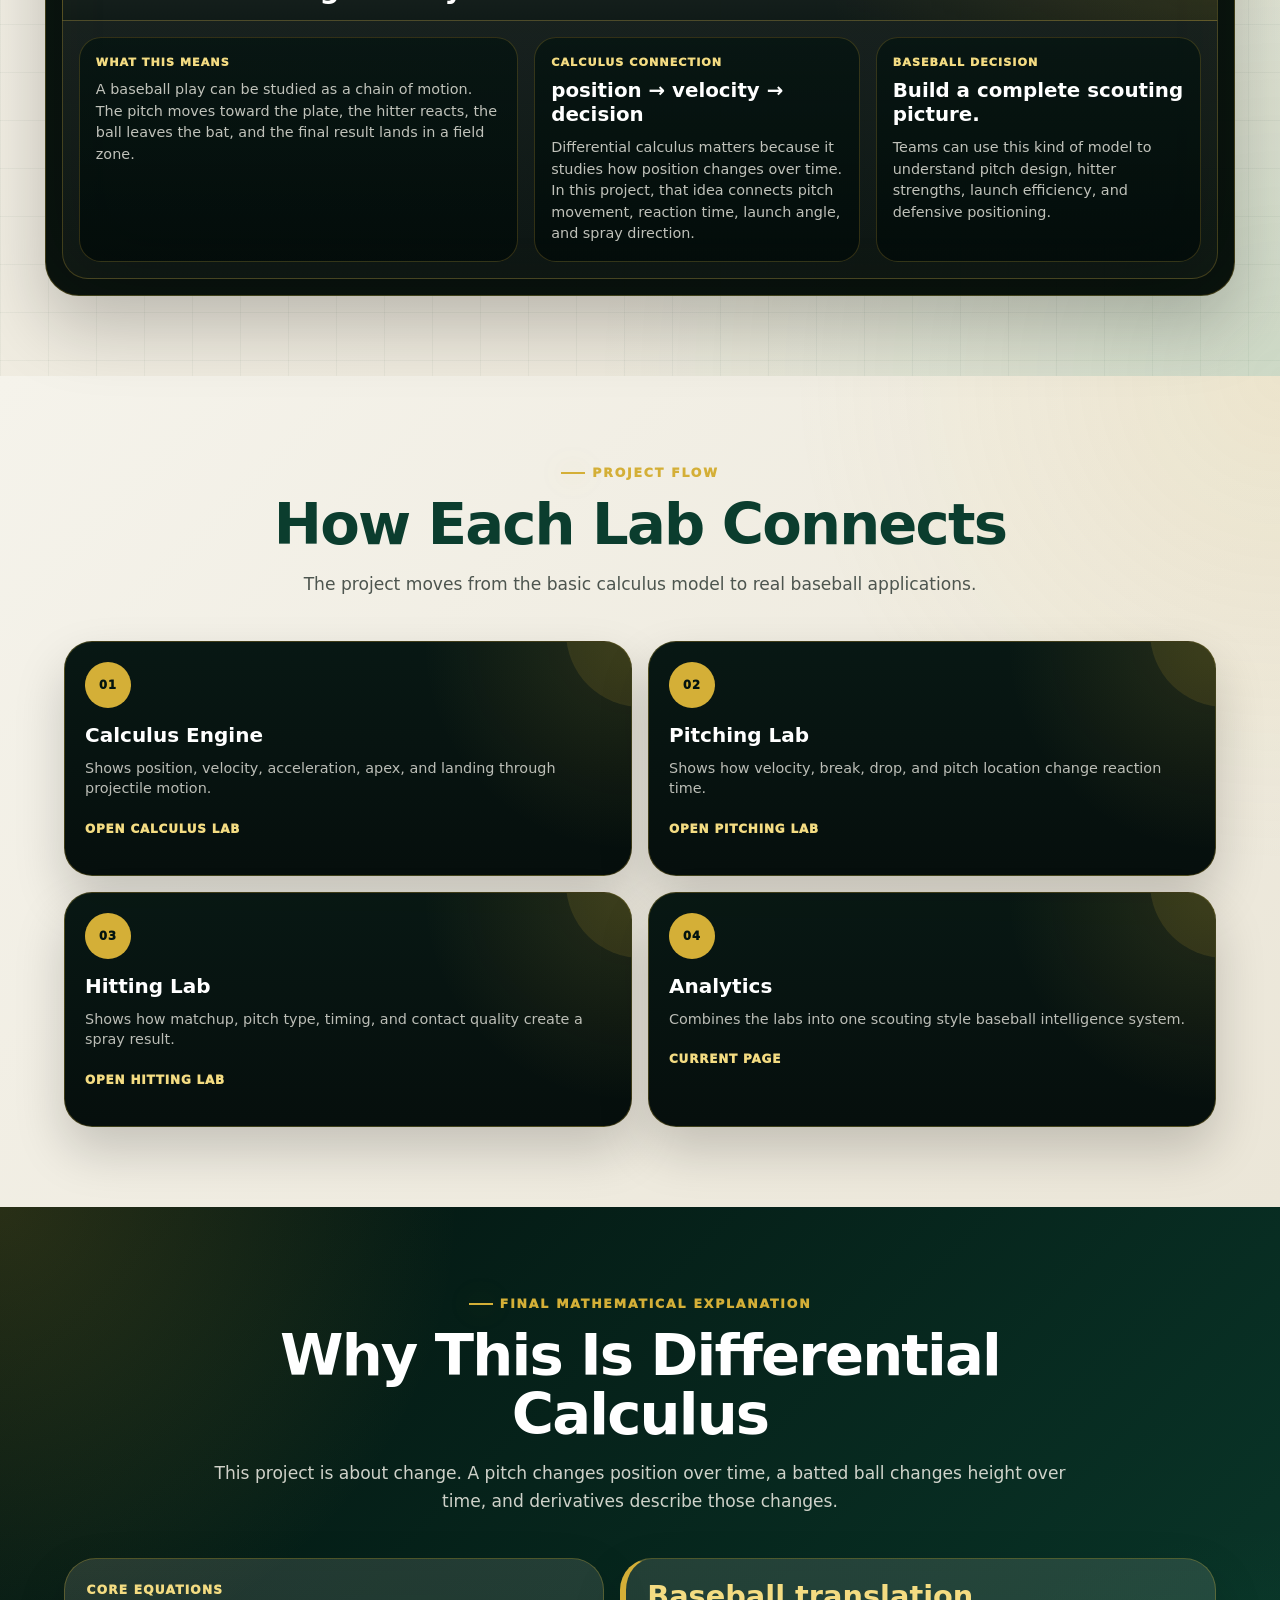
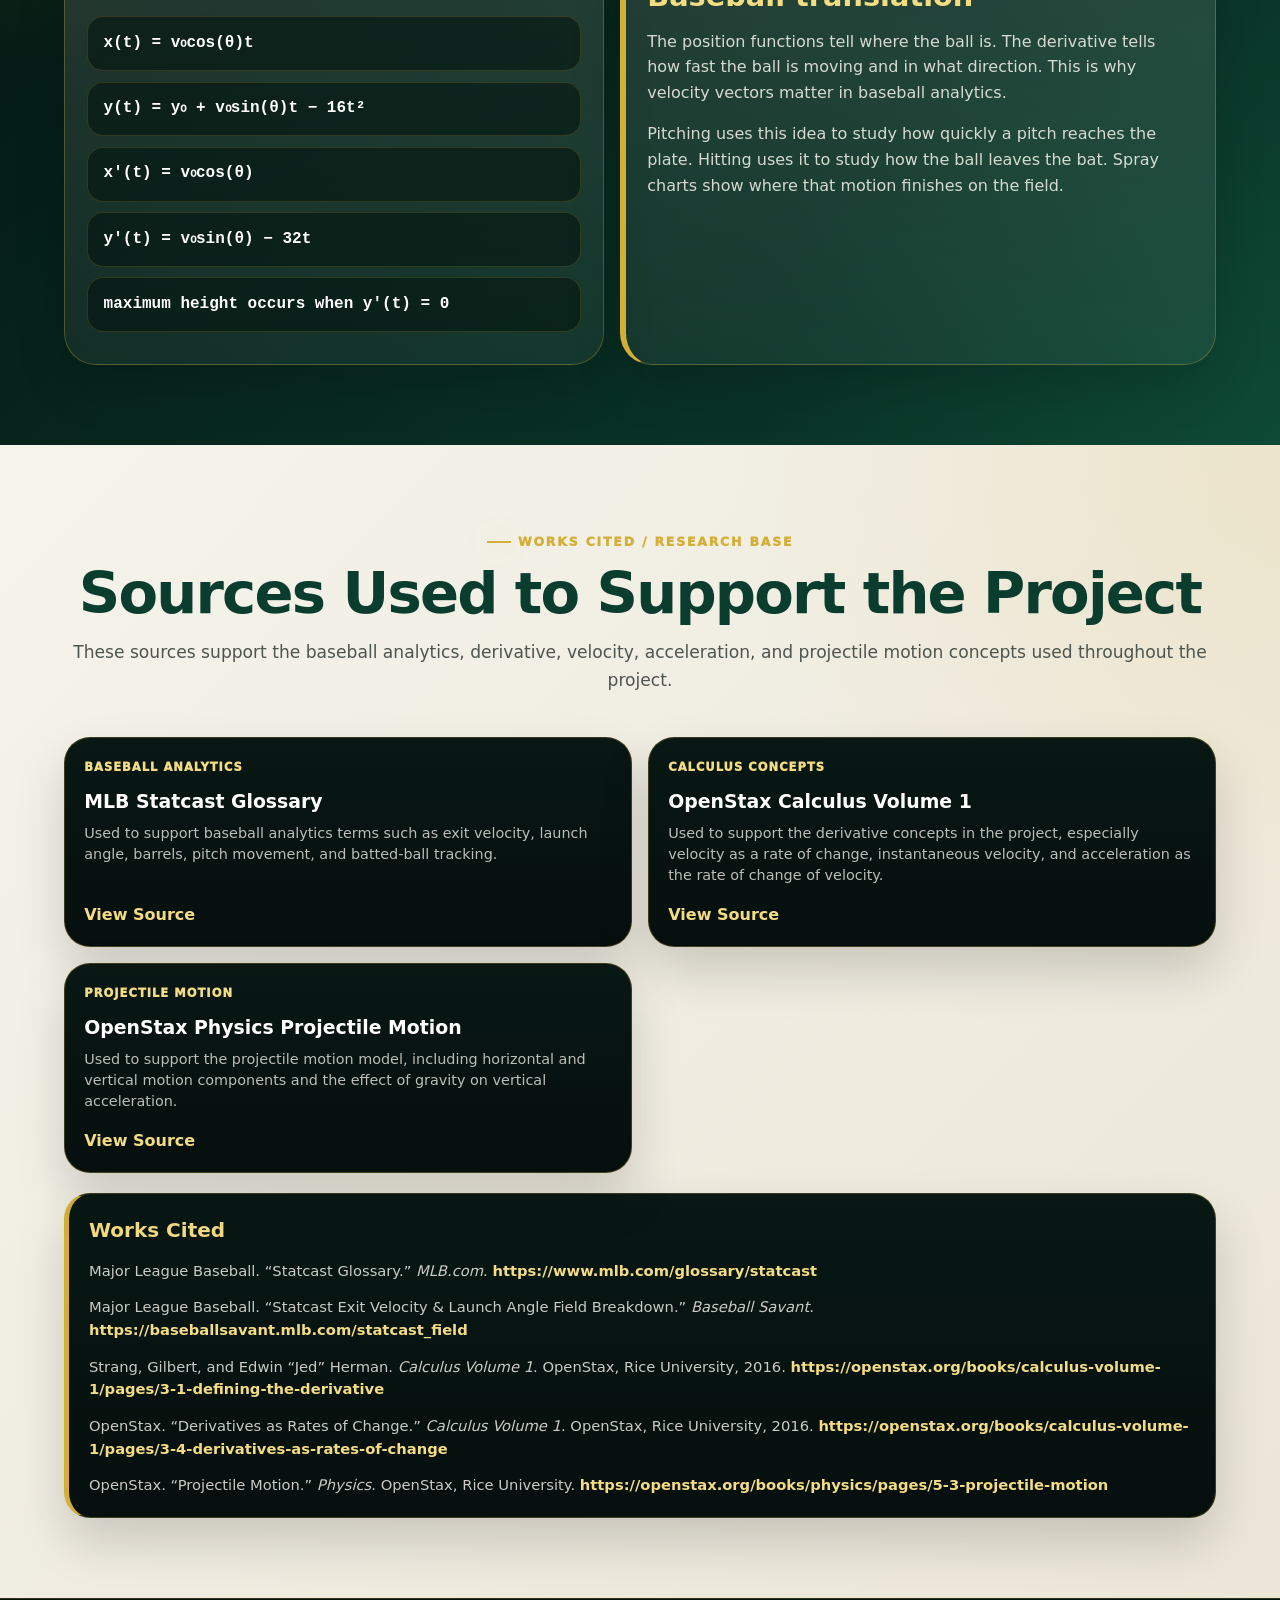
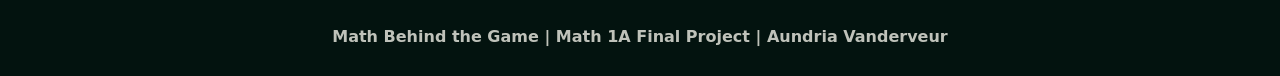
<file: analytics.html>
<!DOCTYPE html>
<html lang="en">
<head>
  <meta charset="UTF-8" />
  <meta name="viewport" content="width=device-width, initial-scale=1.0" />

  <title>Analytics Dashboard | Math Behind the Game</title>

  <link rel="stylesheet" href="style.css" />
</head>

<body>
  <header class="site-header">
    <nav class="navbar">
      <a href="index.html" class="logo">
        <span class="logo-mark">◆</span>
        Math Behind the Game
      </a>

      <div class="nav-links">
        <a href="index.html">Home</a>
        <a href="calculus.html">Calculus Engine</a>
        <a href="pitching.html">Pitching Lab</a>
        <a href="hitting.html">Hitting Lab</a>
        <a href="analytics.html">Analytics</a>
        <a href="model.html">The Model</a>
      </div>
    </nav>
  </header>

  <main>
    <!-- HERO -->
    <section class="page-hero analytics-hero bubble-analytics-hero">
      <div class="page-hero-content">
        <p class="tagline">Final Dashboard | Baseball Intelligence System</p>

        <h1>Analytics Dashboard</h1>

        <p>
          This final dashboard connects the calculus engine, pitching lab, and hitting lab
          into one baseball intelligence system. Click a bubble to expand the explanation.
          Click it again to minimize it.
        </p>
      </div>
    </section>

    <!-- INTERACTIVE BUBBLE HUB -->
    <section class="engine-section bubble-dashboard-section">
      <div class="section-header center-header">
        <p class="eyebrow">Interactive Command Hub</p>

        <h2>Click a Baseball Intelligence Bubble</h2>

        <p>
          Instead of showing every detail at once, this dashboard lets you explore one part
          of the system at a time.
        </p>
      </div>

      <div class="bubble-dashboard-shell">
        <div class="broadcast-topline bubble-topline">
          <div>
            <span class="live-dot"></span>
            <p>Final Baseball Intelligence Map</p>
          </div>

          <div class="broadcast-tabs">
            <span class="active">Explore</span>
            <span>Expand</span>
            <span>Explain</span>
          </div>
        </div>

        <div class="bubble-map">
          <!-- CENTER HUB -->
          <button class="analytics-bubble center-bubble active" data-analytics-topic="overview">
            <span>00</span>
            <strong>System</strong>
            <small>full model</small>
          </button>

          <!-- ORBIT BUBBLES -->
          <button class="analytics-bubble bubble-calculus" data-analytics-topic="calculus">
            <span>01</span>
            <strong>Calculus</strong>
            <small>motion model</small>
          </button>

          <button class="analytics-bubble bubble-pitching" data-analytics-topic="pitching">
            <span>02</span>
            <strong>Pitching</strong>
            <small>reaction time</small>
          </button>

          <button class="analytics-bubble bubble-hitting" data-analytics-topic="hitting">
            <span>03</span>
            <strong>Hitting</strong>
            <small>contact vector</small>
          </button>

          <button class="analytics-bubble bubble-spray" data-analytics-topic="spray">
            <span>04</span>
            <strong>Spray</strong>
            <small>field zone</small>
          </button>

          <button class="analytics-bubble bubble-scouting" data-analytics-topic="scouting">
            <span>05</span>
            <strong>Report</strong>
            <small>team decision</small>
          </button>

          <!-- VISUAL LINES -->
          <svg viewBox="0 0 1000 560" class="bubble-line-svg" aria-hidden="true">
            <circle cx="500" cy="280" r="205" class="bubble-orbit-line" />
            <circle cx="500" cy="280" r="125" class="bubble-inner-ring" />

            <line x1="500" y1="280" x2="500" y2="76" class="bubble-connector" />
            <line x1="500" y1="280" x2="250" y2="215" class="bubble-connector" />
            <line x1="500" y1="280" x2="750" y2="215" class="bubble-connector" />
            <line x1="500" y1="280" x2="320" y2="435" class="bubble-connector" />
            <line x1="500" y1="280" x2="680" y2="435" class="bubble-connector" />

            <path
              d="M330 360 C435 235, 590 230, 715 360"
              class="bubble-gold-path"
            />

            <circle cx="330" cy="360" r="10" class="bubble-ball" />
            <circle cx="715" cy="360" r="14" class="bubble-ball landing-ball" />

            <text x="500" y="515" class="bubble-map-label">
              pitch movement → contact vector → spray result → scouting decision
            </text>
          </svg>
        </div>

        <!-- EXPANDABLE PANEL -->
        <section class="analytics-expand-panel open" id="analyticsExpandPanel">
          <div class="expand-panel-header">
            <div>
              <span id="analyticsPanelKicker">Complete System</span>
              <h3 id="analyticsPanelTitle">Baseball Intelligence System</h3>
            </div>

            <p id="analyticsPanelTag">Overview</p>
          </div>

          <div class="expand-panel-grid">
            <article class="expand-main-card">
              <span>What this means</span>
              <p id="analyticsPanelDescription">
                A baseball play can be studied as a chain of motion. The pitch moves
                toward the plate, the hitter reacts, the ball leaves the bat, and the
                final result lands in a field zone.
              </p>
            </article>

            <article class="expand-equation-card">
              <span>Calculus Connection</span>
              <strong id="analyticsPanelEquation">
                position → velocity → decision
              </strong>
              <p id="analyticsPanelMath">
                Differential calculus matters because it studies how position changes over time.
              </p>
            </article>

            <article class="expand-decision-card">
              <span>Baseball Decision</span>
              <strong id="analyticsPanelDecision">
                Build a complete scouting picture.
              </strong>
              <p id="analyticsPanelUse">
                Teams can use this kind of model to understand pitch design, hitter strengths,
                launch efficiency, and defensive positioning.
              </p>
            </article>
          </div>
        </section>
      </div>
    </section>

    <!-- PROJECT FLOW -->
    <section class="content-section intelligence-section bubble-flow-section">
      <div class="section-header center-header">
        <p class="eyebrow">Project Flow</p>

        <h2>How Each Lab Connects</h2>

        <p>
          The project moves from the basic calculus model to real baseball applications.
        </p>
      </div>

      <div class="system-flow-grid compact-system-flow">
        <article class="flow-card">
          <span>01</span>
          <h3>Calculus Engine</h3>
          <p>
            Shows position, velocity, acceleration, apex, and landing through projectile motion.
          </p>
          <a href="calculus.html">Open Calculus Lab</a>
        </article>

        <article class="flow-card">
          <span>02</span>
          <h3>Pitching Lab</h3>
          <p>
            Shows how velocity, break, drop, and pitch location change reaction time.
          </p>
          <a href="pitching.html">Open Pitching Lab</a>
        </article>

        <article class="flow-card">
          <span>03</span>
          <h3>Hitting Lab</h3>
          <p>
            Shows how matchup, pitch type, timing, and contact quality create a spray result.
          </p>
          <a href="hitting.html">Open Hitting Lab</a>
        </article>

        <article class="flow-card">
          <span>04</span>
          <h3>Analytics</h3>
          <p>
            Combines the labs into one scouting style baseball intelligence system.
          </p>
          <a href="analytics.html">Current Page</a>
        </article>
      </div>
    </section>

    <!-- FINAL MATHEMATICAL EXPLANATION -->
    <section class="dark-lab-section analytics-proof-section bubble-proof-section">
      <div class="section-header center-header">
        <p class="eyebrow">Final Mathematical Explanation</p>

        <h2>Why This Is Differential Calculus</h2>

        <p>
          This project is about change. A pitch changes position over time, a batted ball
          changes height over time, and derivatives describe those changes.
        </p>
      </div>

      <div class="optimization-grid">
        <div class="optimization-proof">
          <span>Core Equations</span>

          <p>x(t) = v₀cos(θ)t</p>
          <p>y(t) = y₀ + v₀sin(θ)t − 16t²</p>
          <p>x′(t) = v₀cos(θ)</p>
          <p>y′(t) = v₀sin(θ) − 32t</p>
          <p>maximum height occurs when y′(t) = 0</p>
        </div>

        <div class="optimization-explanation">
          <h3>Baseball translation</h3>

          <p>
            The position functions tell where the ball is. The derivative tells how fast
            the ball is moving and in what direction. This is why velocity vectors matter
            in baseball analytics.
          </p>

          <p>
            Pitching uses this idea to study how quickly a pitch reaches the plate.
            Hitting uses it to study how the ball leaves the bat. Spray charts show
            where that motion finishes on the field.
          </p>
        </div>
      </div>
    </section>

   <!-- SOURCES SECTION -->
<section class="content-section sources-section bubble-sources-section">
  <div class="section-header center-header">
    <p class="eyebrow">Works Cited / Research Base</p>

    <h2>Sources Used to Support the Project</h2>

    <p>
      These sources support the baseball analytics, derivative, velocity,
      acceleration, and projectile motion concepts used throughout the project.
    </p>
  </div>

  <div class="source-grid">
    <article class="source-card">
      <span>Baseball Analytics</span>
      <h3>MLB Statcast Glossary</h3>
      <p>
        Used to support baseball analytics terms such as exit velocity, launch angle,
        barrels, pitch movement, and batted-ball tracking.
      </p>
      <a href="https://www.mlb.com/glossary/statcast" target="_blank" rel="noopener noreferrer">
        View Source
      </a>
    </article>

    <article class="source-card">
      <span>Calculus Concepts</span>
      <h3>OpenStax Calculus Volume 1</h3>
      <p>
        Used to support the derivative concepts in the project, especially velocity
        as a rate of change, instantaneous velocity, and acceleration as the rate of
        change of velocity.
      </p>
      <a href="https://openstax.org/books/calculus-volume-1/pages/3-1-defining-the-derivative" target="_blank" rel="noopener noreferrer">
        View Source
      </a>
    </article>

    <article class="source-card">
      <span>Projectile Motion</span>
      <h3>OpenStax Physics Projectile Motion</h3>
      <p>
        Used to support the projectile motion model, including horizontal and vertical
        motion components and the effect of gravity on vertical acceleration.
      </p>
      <a href="https://openstax.org/books/physics/pages/5-3-projectile-motion" target="_blank" rel="noopener noreferrer">
        View Source
      </a>
    </article>
  </div>

  <div class="works-cited-box">
    <h3>Works Cited</h3>

    <p>
      Major League Baseball. “Statcast Glossary.” <em>MLB.com</em>.
      <a href="https://www.mlb.com/glossary/statcast" target="_blank" rel="noopener noreferrer">
        https://www.mlb.com/glossary/statcast
      </a>
    </p>

    <p>
      Major League Baseball. “Statcast Exit Velocity &amp; Launch Angle Field Breakdown.”
      <em>Baseball Savant</em>.
      <a href="https://baseballsavant.mlb.com/statcast_field" target="_blank" rel="noopener noreferrer">
        https://baseballsavant.mlb.com/statcast_field
      </a>
    </p>

    <p>
      Strang, Gilbert, and Edwin “Jed” Herman. <em>Calculus Volume 1</em>.
      OpenStax, Rice University, 2016.
      <a href="https://openstax.org/books/calculus-volume-1/pages/3-1-defining-the-derivative" target="_blank" rel="noopener noreferrer">
        https://openstax.org/books/calculus-volume-1/pages/3-1-defining-the-derivative
      </a>
    </p>

    <p>
      OpenStax. “Derivatives as Rates of Change.” <em>Calculus Volume 1</em>.
      OpenStax, Rice University, 2016.
      <a href="https://openstax.org/books/calculus-volume-1/pages/3-4-derivatives-as-rates-of-change" target="_blank" rel="noopener noreferrer">
        https://openstax.org/books/calculus-volume-1/pages/3-4-derivatives-as-rates-of-change
      </a>
    </p>

    <p>
      OpenStax. “Projectile Motion.” <em>Physics</em>.
      OpenStax, Rice University.
      <a href="https://openstax.org/books/physics/pages/5-3-projectile-motion" target="_blank" rel="noopener noreferrer">
        https://openstax.org/books/physics/pages/5-3-projectile-motion
      </a>
    </p>
  </div>
</section>

  </main>

  <footer class="site-footer">
    <p>Math Behind the Game | Math 1A Final Project | Aundria Vanderveur</p>
  </footer>

  <script src="script.js"></script>
</body>
</html>
</file>
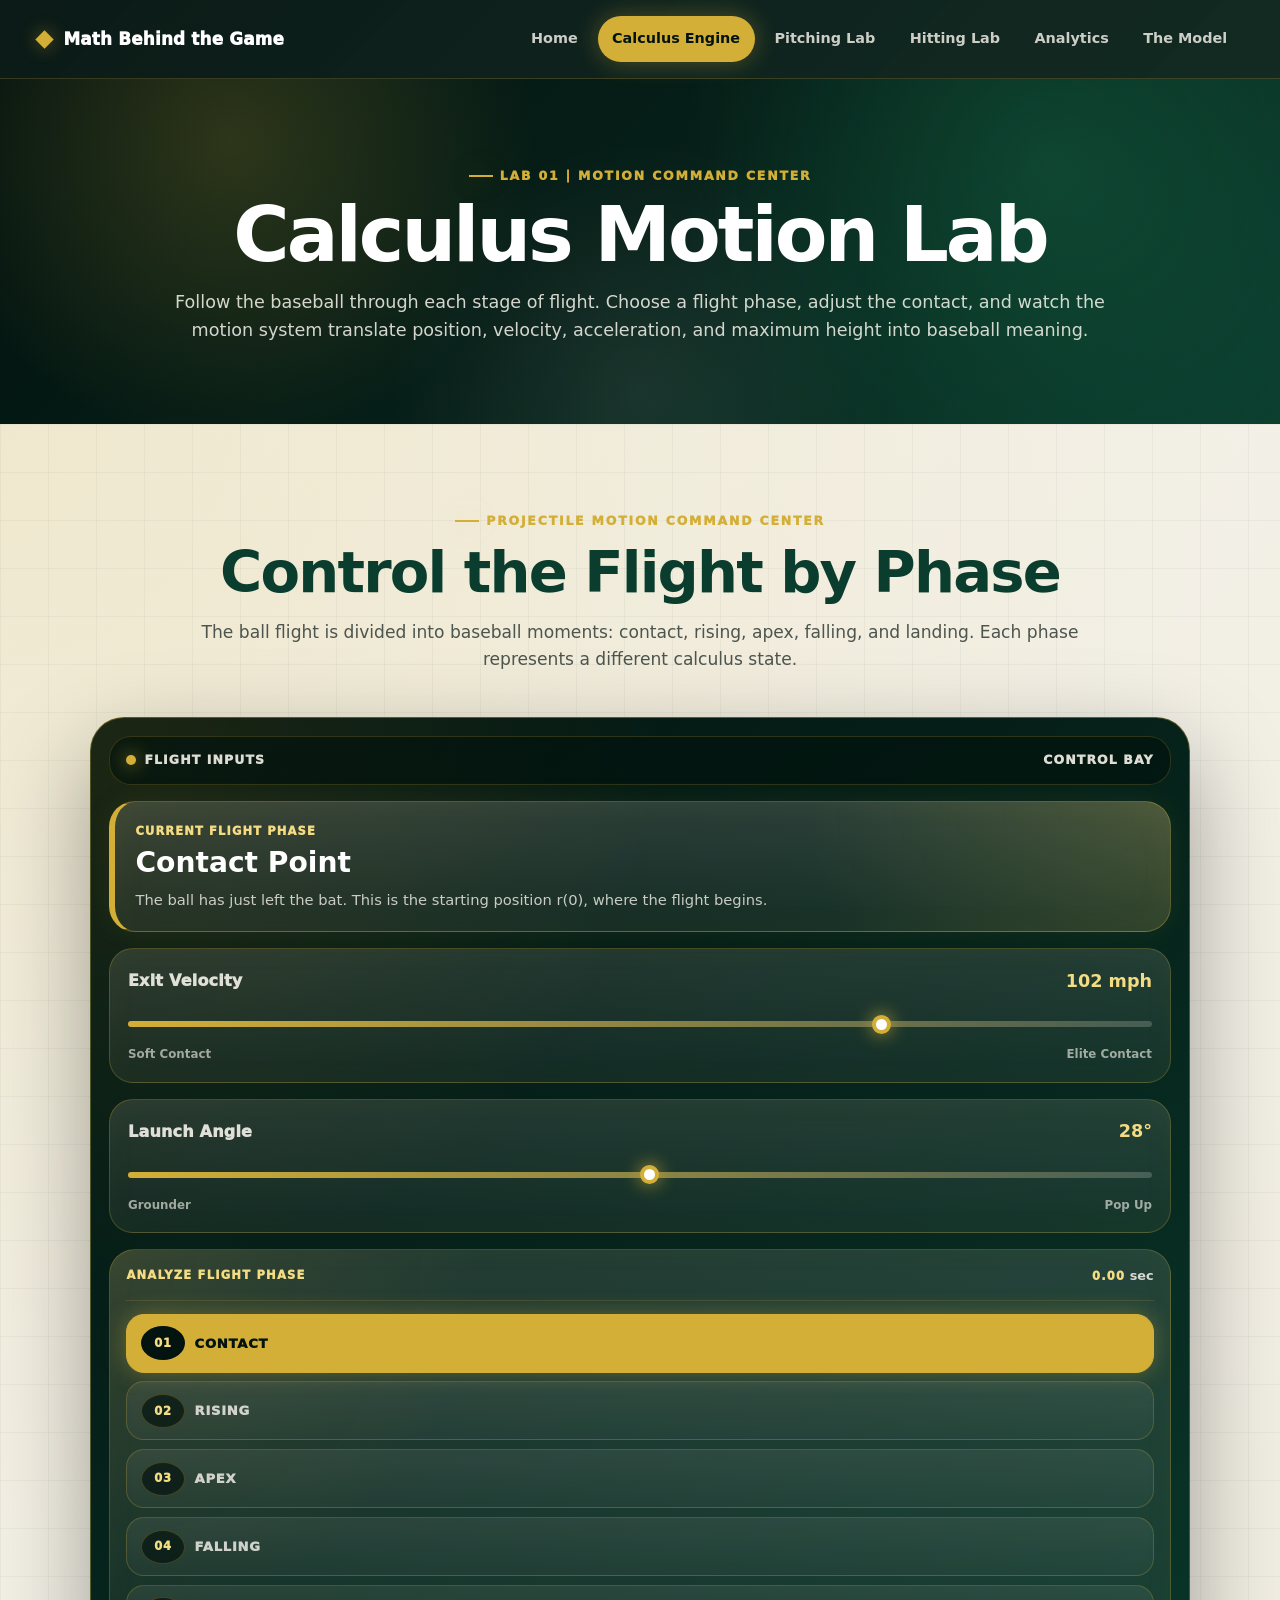
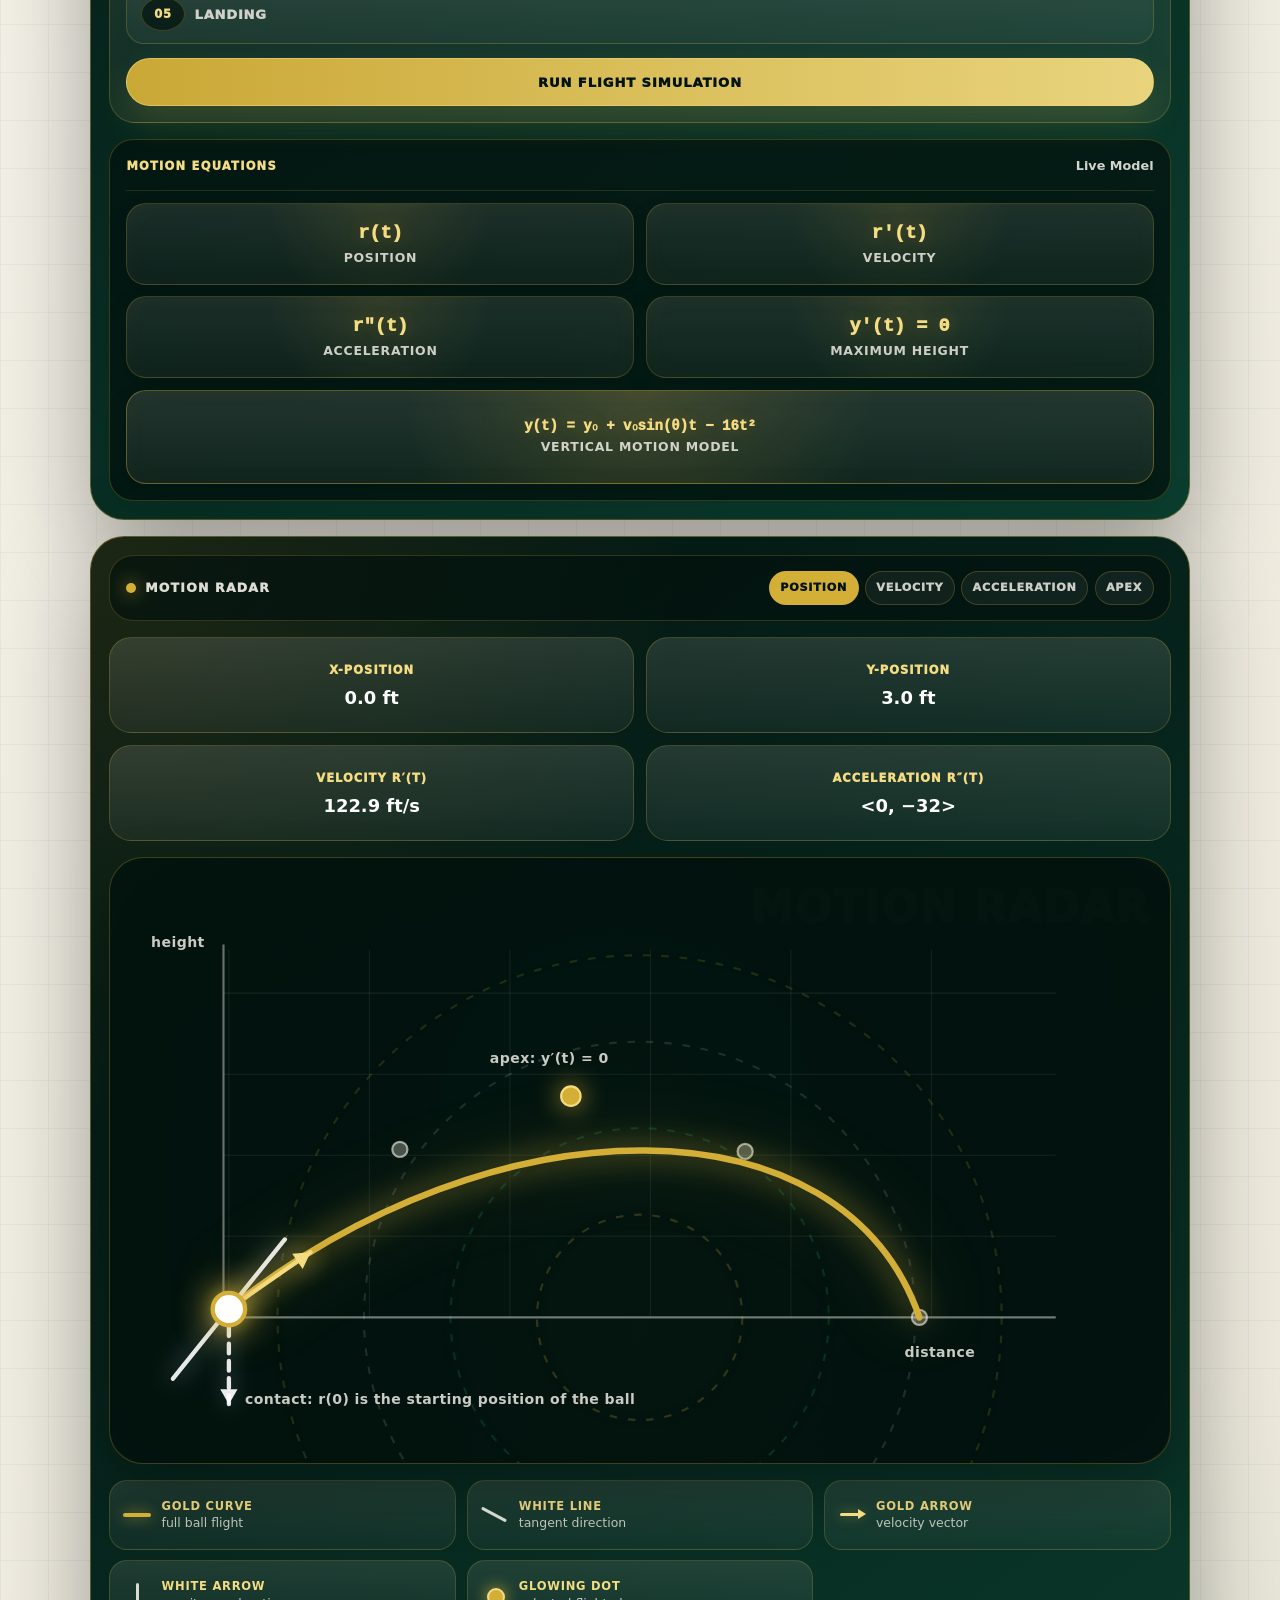
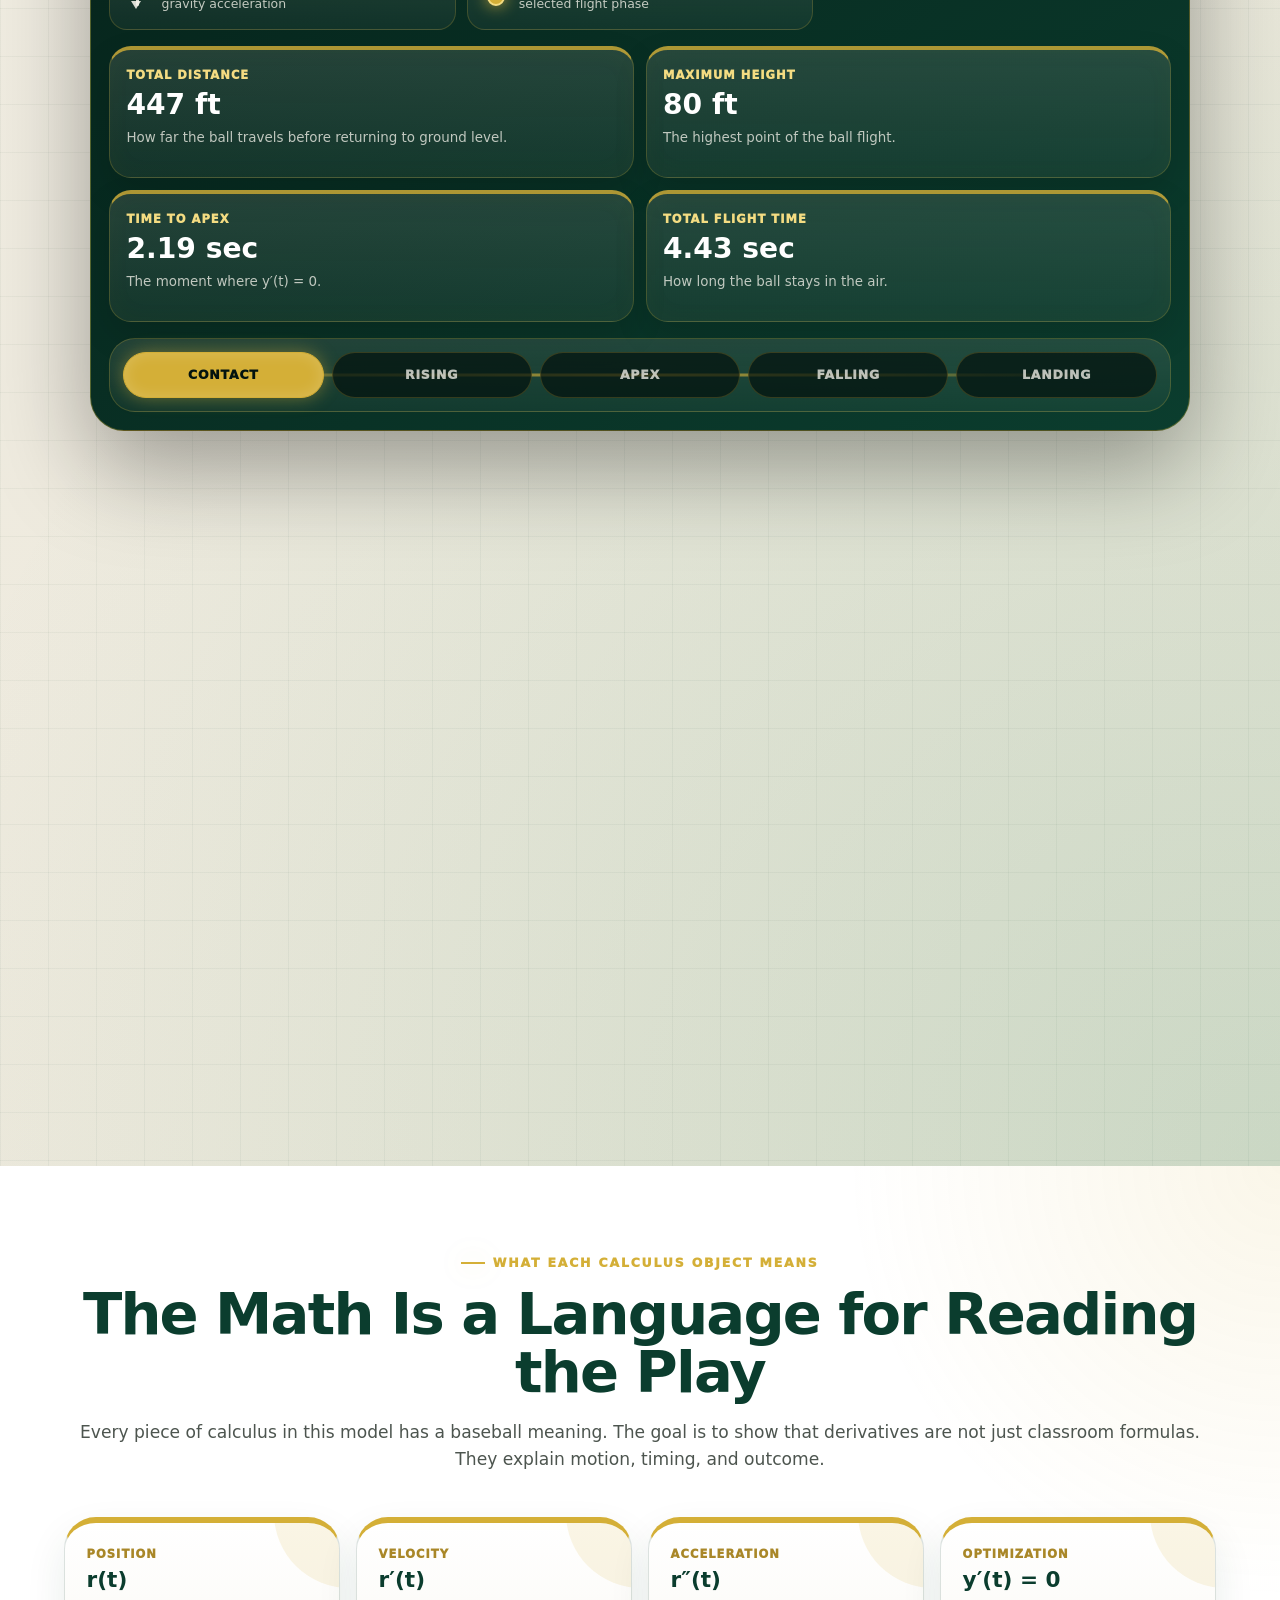
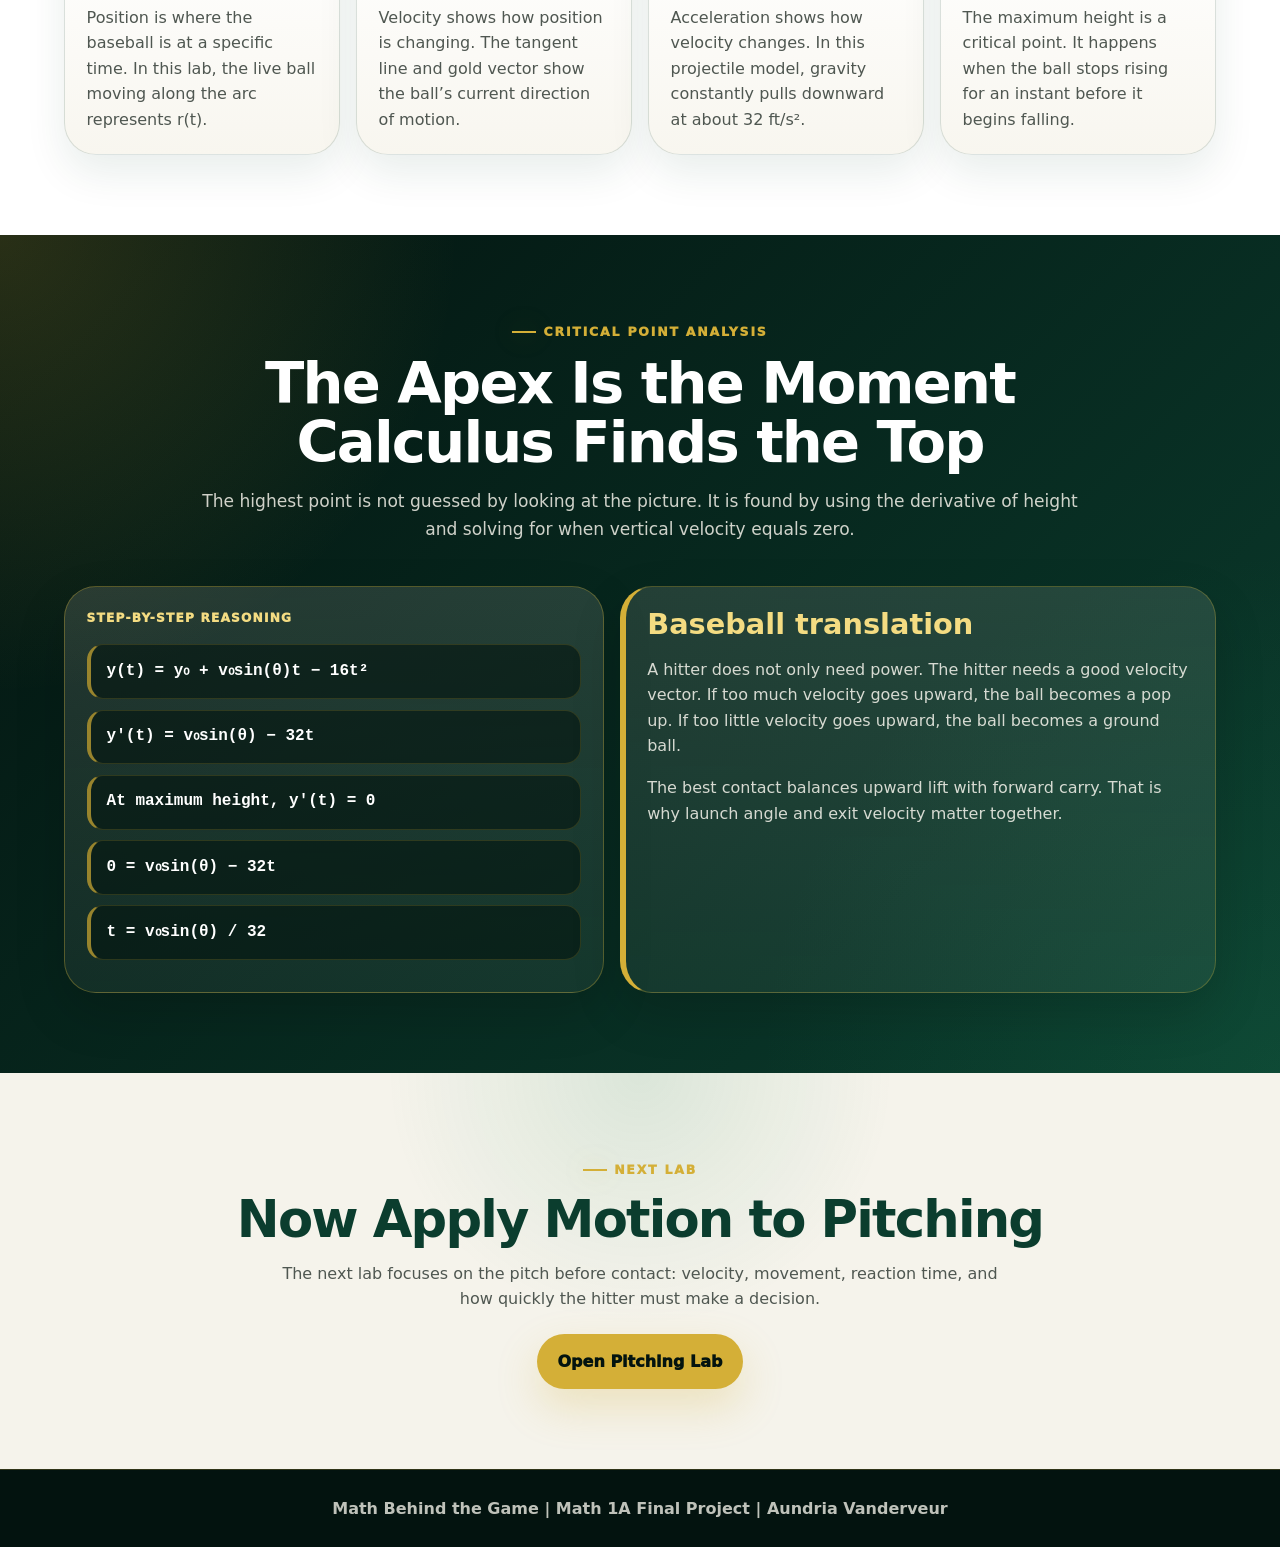
<file: calculus.html>
<!DOCTYPE html>
<html lang="en">
<head>
  <meta charset="UTF-8" />
  <meta name="viewport" content="width=device-width, initial-scale=1.0" />

  <title>Calculus Motion Lab | Math Behind the Game</title>

  <link rel="stylesheet" href="style.css" />
</head>

<body>
  <header class="site-header">
    <nav class="navbar">
      <a href="index.html" class="logo">
        <span class="logo-mark">◆</span>
        Math Behind the Game
      </a>

      <div class="nav-links">
        <a href="index.html">Home</a>
        <a href="calculus.html">Calculus Engine</a>
        <a href="pitching.html">Pitching Lab</a>
        <a href="hitting.html">Hitting Lab</a>
        <a href="analytics.html">Analytics</a>
        <a href="model.html">The Model</a>
      </div>
    </nav>
  </header>

  <main>
    <!-- PAGE HERO -->
    <section class="page-hero calculus-hero">
      <div class="page-hero-content">
        <p class="tagline">Lab 01 | Motion Command Center</p>

        <h1>Calculus Motion Lab</h1>

        <p>
          Follow the baseball through each stage of flight. Choose a flight phase,
          adjust the contact, and watch the motion system translate position,
          velocity, acceleration, and maximum height into baseball meaning.
        </p>
      </div>
    </section>

    <!-- MOTION COMMAND CENTER -->
    <section class="engine-section calculus-command-section">
      <div class="section-header center-header">
        <p class="eyebrow">Projectile Motion Command Center</p>
        <h2>Control the Flight by Phase</h2>
        <p>
          The ball flight is divided into baseball moments: contact, rising, apex,
          falling, and landing. Each phase represents a different calculus state.
        </p>
      </div>

      <div class="calculus-command-grid phase-controller-grid">
        <!-- LEFT CONTROL PANEL -->
        <aside class="engine-control-panel motion-control-panel">
          <div class="console-topbar">
            <div>
              <span class="live-dot"></span>
              <p>Flight Inputs</p>
            </div>
            <span>Control Bay</span>
          </div>

          <div class="motion-status-card">
            <span>Current Flight Phase</span>
            <h3 id="enginePhaseOutput">Contact Phase</h3>
            <p id="enginePhaseExplanation">
              The ball starts at contact with an initial velocity vector determined by exit velocity and launch angle.
            </p>
          </div>

          <div class="engine-control-stack">
            <div class="pro-control-card">
              <div class="control-label-row">
                <label for="engineVelocity">Exit Velocity</label>
                <strong><span id="engineVelocityValue">102</span> mph</strong>
              </div>

              <input
                type="range"
                id="engineVelocity"
                min="65"
                max="115"
                value="102"
              />

              <div class="control-scale">
                <span>Soft Contact</span>
                <span>Elite Contact</span>
              </div>
            </div>

            <div class="pro-control-card">
              <div class="control-label-row">
                <label for="engineAngle">Launch Angle</label>
                <strong><span id="engineAngleValue">28</span>°</strong>
              </div>

              <input
                type="range"
                id="engineAngle"
                min="0"
                max="55"
                value="28"
              />

              <div class="control-scale">
                <span>Grounder</span>
                <span>Pop Up</span>
              </div>
            </div>

            <!-- Hidden value controlled by the phase buttons -->
            <input
              type="hidden"
              id="engineTime"
              value="2"
            />
          </div>

          <div class="phase-control-card">
            <div class="code-panel-title">
              <span>Analyze Flight Phase</span>
              <strong><span id="engineTimeValue">2.0</span> sec</strong>
            </div>

            <div class="phase-button-grid">
              <button class="engine-phase-btn active" data-engine-phase="contact">
                <span>01</span>
                Contact
              </button>

              <button class="engine-phase-btn" data-engine-phase="rising">
                <span>02</span>
                Rising
              </button>

              <button class="engine-phase-btn" data-engine-phase="apex">
                <span>03</span>
                Apex
              </button>

              <button class="engine-phase-btn" data-engine-phase="falling">
                <span>04</span>
                Falling
              </button>

              <button class="engine-phase-btn" data-engine-phase="landing">
                <span>05</span>
                Landing
              </button>
            </div>

            <button class="run-flight-btn" id="engineRunFlight" type="button">
              Run Flight Simulation
            </button>
          </div>

          <div class="model-code-panel premium-formula-panel">
  <div class="code-panel-title">
    <span>Motion Equations</span>
    <strong>Live Model</strong>
  </div>

  <div class="formula-grid calculus-formula-grid">
    <div class="formula-card">
      <strong>r(t)</strong>
      <span>position</span>
    </div>

    <div class="formula-card">
      <strong>r′(t)</strong>
      <span>velocity</span>
    </div>

    <div class="formula-card">
      <strong>r″(t)</strong>
      <span>acceleration</span>
    </div>

    <div class="formula-card">
      <strong>y′(t) = 0</strong>
      <span>maximum height</span>
    </div>

    <div class="formula-card wide-formula-card">
      <strong>y(t) = y₀ + v₀sin(θ)t − 16t²</strong>
      <span>vertical motion model</span>
    </div>
  </div>
</div>
        </aside>

        <!-- CENTER MOTION LAB DISPLAY -->
        <section class="engine-display motion-main-panel">
          <div class="broadcast-topline">
            <div>
              <span class="live-dot"></span>
              <p>Motion Radar</p>
            </div>

            <div class="broadcast-tabs">
              <span>Position</span>
              <span>Velocity</span>
              <span>Acceleration</span>
              <span>Apex</span>
            </div>
          </div>

          <div class="motion-readout-strip clean-motion-readout">
            <div>
              <span>x-position</span>
              <strong id="engineXOutput">0 ft</strong>
            </div>

            <div>
              <span>y-position</span>
              <strong id="engineYOutput">0 ft</strong>
            </div>

            <div>
              <span>Velocity r′(t)</span>
              <strong id="engineSpeedOutput">0 ft/s</strong>
            </div>

            <div>
              <span>Acceleration r″(t)</span>
              <strong id="engineAccelerationOutput">&lt;0, −32&gt;</strong>
            </div>
          </div>

          <div class="motion-visual-shell">
            <svg viewBox="0 0 980 560" class="engine-svg motion-svg" aria-label="Calculus motion lab visual">
              <rect x="0" y="0" width="980" height="560" rx="34" class="svg-panel" />

              <!-- radar glow rings -->
              <circle cx="490" cy="425" r="95" class="radar-ring" />
              <circle cx="490" cy="425" r="175" class="radar-ring" />
              <circle cx="490" cy="425" r="255" class="radar-ring" />
              <circle cx="490" cy="425" r="335" class="radar-ring" />

              <!-- grid -->
              <g class="svg-grid">
                <line x1="105" y1="425" x2="875" y2="425" />
                <line x1="105" y1="350" x2="875" y2="350" />
                <line x1="105" y1="275" x2="875" y2="275" />
                <line x1="105" y1="200" x2="875" y2="200" />
                <line x1="105" y1="125" x2="875" y2="125" />

                <line x1="110" y1="85" x2="110" y2="425" />
                <line x1="240" y1="85" x2="240" y2="425" />
                <line x1="370" y1="85" x2="370" y2="425" />
                <line x1="500" y1="85" x2="500" y2="425" />
                <line x1="630" y1="85" x2="630" y2="425" />
                <line x1="760" y1="85" x2="760" y2="425" />
              </g>

              <!-- axes -->
              <line x1="105" y1="425" x2="875" y2="425" class="axis-line" />
              <line x1="105" y1="425" x2="105" y2="80" class="axis-line" />

              <!-- cleaner axis labels -->
              <text x="38" y="82" class="svg-label subtle-svg-label">height</text>
              <text x="735" y="462" class="svg-label subtle-svg-label">distance</text>

              <!-- phase markers with no crowding labels -->
              <circle id="engineContactDot" cx="110" cy="425" r="7" class="phase-dot active-phase-dot" />
              <circle id="engineRiseDot" cx="275" cy="260" r="7" class="phase-dot" />
              <circle id="engineApexDot" cx="465" cy="145" r="9" class="gold-dot" />
              <circle id="engineFallDot" cx="655" cy="260" r="7" class="phase-dot" />
              <circle id="engineLandDot" cx="805" cy="425" r="7" class="phase-dot" />

              <!-- trajectory path -->
              <path
                id="engineArcPath"
                d="M110 420 C280 150, 540 125, 790 420"
                class="trajectory-path motion-trajectory-path"
              />

              <!-- tangent line -->
              <line
                id="engineTangentLine"
                x1="300"
                y1="250"
                x2="430"
                y2="210"
                class="tangent-line"
              />

              <!-- velocity vector -->
              <line
                id="engineVelocityVector"
                x1="390"
                y1="230"
                x2="485"
                y2="200"
                class="velocity-vector"
              />

              <polygon
                id="engineVelocityArrow"
                points="485,200 465,190 468,215"
                class="velocity-arrow"
              />

              <!-- acceleration vector -->
              <line
                id="engineAccelerationVector"
                x1="390"
                y1="230"
                x2="390"
                y2="320"
                class="acceleration-vector"
              />

              <polygon
                id="engineAccelerationArrow"
                points="390,320 378,300 402,300"
                class="acceleration-arrow"
              />

              <!-- live ball -->
              <circle id="engineBall" cx="390" cy="230" r="15" class="baseball-dot" />

              <!-- dynamic labels placed away from crowded path -->
              <text id="engineApexLabel" x="390" y="102" class="svg-label motion-floating-label">
                apex: y′(t) = 0
              </text>

              <text id="engineLiveLabel" x="125" y="505" class="svg-label motion-live-label">
                r′(t) points in the direction the ball is moving
              </text>
            </svg>
          </div>

          <!-- CLEAN LEGEND OUTSIDE THE SVG -->
          <div class="motion-visual-legend">
            <div>
              <span class="legend-dot gold-legend-dot"></span>
              <p><strong>Gold curve</strong> full ball flight</p>
            </div>

            <div>
              <span class="legend-dot white-legend-dot"></span>
              <p><strong>White line</strong> tangent direction</p>
            </div>

            <div>
              <span class="legend-dot vector-legend-dot"></span>
              <p><strong>Gold arrow</strong> velocity vector</p>
            </div>

            <div>
              <span class="legend-dot gravity-legend-dot"></span>
              <p><strong>White arrow</strong> gravity acceleration</p>
            </div>

            <div>
              <span class="legend-dot phase-legend-dot"></span>
              <p><strong>Glowing dot</strong> selected flight phase</p>
            </div>
          </div>

          <!-- SUMMARY NOW CLOSE TO VISUAL -->
          <div class="motion-summary-grid">
            <article class="motion-summary-card">
              <span>Total Distance</span>
              <strong id="engineDistanceOutput">0 ft</strong>
              <p>How far the ball travels before returning to ground level.</p>
            </article>

            <article class="motion-summary-card">
              <span>Maximum Height</span>
              <strong id="engineMaxHeightOutput">0 ft</strong>
              <p>The highest point of the ball flight.</p>
            </article>

            <article class="motion-summary-card">
              <span>Time to Apex</span>
              <strong id="engineApexTimeOutput">0 sec</strong>
              <p>The moment where y′(t) = 0.</p>
            </article>

            <article class="motion-summary-card">
              <span>Total Flight Time</span>
              <strong id="engineFlightTimeOutput">0 sec</strong>
              <p>How long the ball stays in the air.</p>
            </article>
          </div>

          <div class="motion-timeline compact-motion-timeline">
            <div class="motion-timeline-track">
              <span id="phaseContact" class="timeline-step active">Contact</span>
              <span id="phaseRising" class="timeline-step">Rising</span>
              <span id="phaseApex" class="timeline-step">Apex</span>
              <span id="phaseFalling" class="timeline-step">Falling</span>
              <span id="phaseLanding" class="timeline-step">Landing</span>
            </div>
          </div>
        </section>

        <!-- RIGHT LIVE EXPLANATION PANEL -->
        <aside class="engine-results-panel motion-results-panel">
          <div class="console-topbar">
            <div>
              <span class="live-dot"></span>
              <p>Calculus Decoder</p>
            </div>
            <span>Meaning Feed</span>
          </div>

          <div class="analysis-stack">
            <article class="analysis-card">
              <span>Horizontal Velocity</span>
              <strong id="engineVXOutput">0 ft/s</strong>
              <p>
                This tells how quickly the ball is moving away from home plate.
                It stays mostly constant in this simplified model.
              </p>
            </article>

            <article class="analysis-card">
              <span>Vertical Velocity</span>
              <strong id="engineVYOutput">0 ft/s</strong>
              <p>
                Positive means rising. Negative means falling. Zero means the ball
                is at its maximum height.
              </p>
            </article>

            <article class="analysis-card contact-analysis-card">
              <span>Contact Classification</span>
              <strong id="engineContactOutput">Loading</strong>
              <p id="engineContactExplanation">
                The system classifies the batted ball from exit velocity, launch
                angle, and projected distance.
              </p>
            </article>

            <article class="analysis-card phase-meaning-card">
              <span>How to Read the Visual</span>
              <strong>Motion, not just distance</strong>
              <p>
                The gold curve shows the full ball flight. The tangent line shows
                the direction at one instant. The downward arrow shows gravity
                changing vertical velocity.
              </p>
            </article>
          </div>
        </aside>
      </div>
    </section>

    <!-- CALCULUS TRANSLATION -->
    <section class="content-section intelligence-section">
      <div class="section-header center-header">
        <p class="eyebrow">What Each Calculus Object Means</p>
        <h2>The Math Is a Language for Reading the Play</h2>
        <p>
          Every piece of calculus in this model has a baseball meaning. The
          goal is to show that derivatives are not just classroom formulas. They
          explain motion, timing, and outcome.
        </p>
      </div>

      <div class="intelligence-grid">
        <article class="intelligence-card">
          <span>Position</span>
          <h3>r(t)</h3>
          <p>
            Position is where the baseball is at a specific time. In this lab,
            the live ball moving along the arc represents r(t).
          </p>
        </article>

        <article class="intelligence-card">
          <span>Velocity</span>
          <h3>r′(t)</h3>
          <p>
            Velocity shows how position is changing. The tangent line and gold
            vector show the ball’s current direction of motion.
          </p>
        </article>

        <article class="intelligence-card">
          <span>Acceleration</span>
          <h3>r″(t)</h3>
          <p>
            Acceleration shows how velocity changes. In this projectile model,
            gravity constantly pulls downward at about 32 ft/s².
          </p>
        </article>

        <article class="intelligence-card">
          <span>Optimization</span>
          <h3>y′(t) = 0</h3>
          <p>
            The maximum height is a critical point. It happens when the ball stops
            rising for an instant before it begins falling.
          </p>
        </article>
      </div>
    </section>

    <!-- CRITICAL POINT SECTION -->
    <section class="dark-lab-section motion-proof-section">
      <div class="section-header center-header">
        <p class="eyebrow">Critical Point Analysis</p>
        <h2>The Apex Is the Moment Calculus Finds the Top</h2>
        <p>
          The highest point is not guessed by looking at the picture. It is found
          by using the derivative of height and solving for when vertical velocity
          equals zero.
        </p>
      </div>

      <div class="optimization-grid">
        <div class="optimization-proof">
          <span>Step-by-Step Reasoning</span>

          <p>y(t) = y₀ + v₀sin(θ)t − 16t²</p>
          <p>y′(t) = v₀sin(θ) − 32t</p>
          <p>At maximum height, y′(t) = 0</p>
          <p>0 = v₀sin(θ) − 32t</p>
          <p>t = v₀sin(θ) / 32</p>
        </div>

        <div class="optimization-explanation">
          <h3>Baseball translation</h3>

          <p>
            A hitter does not only need power. The hitter needs a good velocity
            vector. If too much velocity goes upward, the ball becomes a pop up.
            If too little velocity goes upward, the ball becomes a ground ball.
          </p>

          <p>
            The best contact balances upward lift with forward carry. That is why
            launch angle and exit velocity matter together.
          </p>
        </div>
      </div>
    </section>

    <!-- NEXT LAB CTA -->
    <section class="final-cta">
      <p class="eyebrow">Next Lab</p>
      <h2>Now Apply Motion to Pitching</h2>
      <p>
        The next lab focuses on the pitch before contact: velocity, movement,
        reaction time, and how quickly the hitter must make a decision.
      </p>
      <a href="pitching.html" class="btn primary-btn">Open Pitching Lab</a>
    </section>
  </main>

  <footer class="site-footer">
    <p>Math Behind the Game | Math 1A Final Project | Aundria Vanderveur</p>
  </footer>

  <script src="script.js"></script>
</body>
</html>
</file>
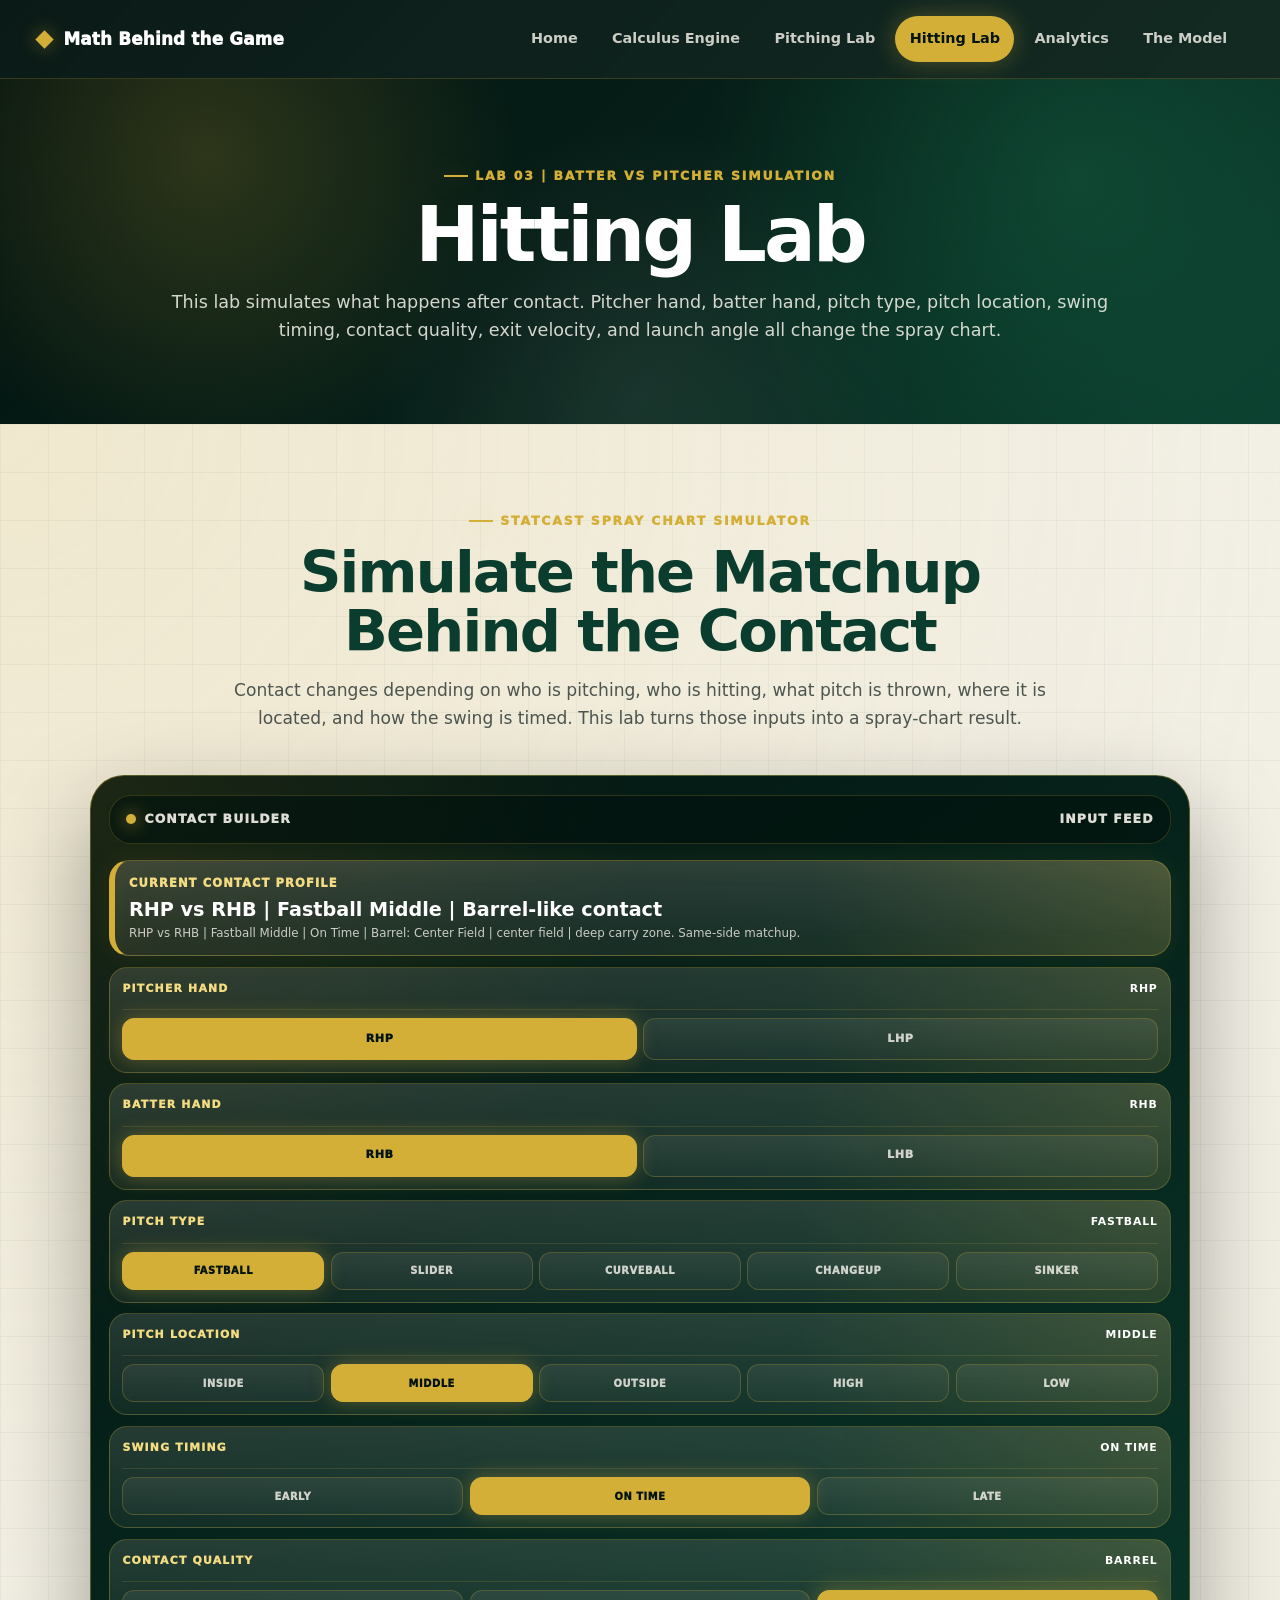
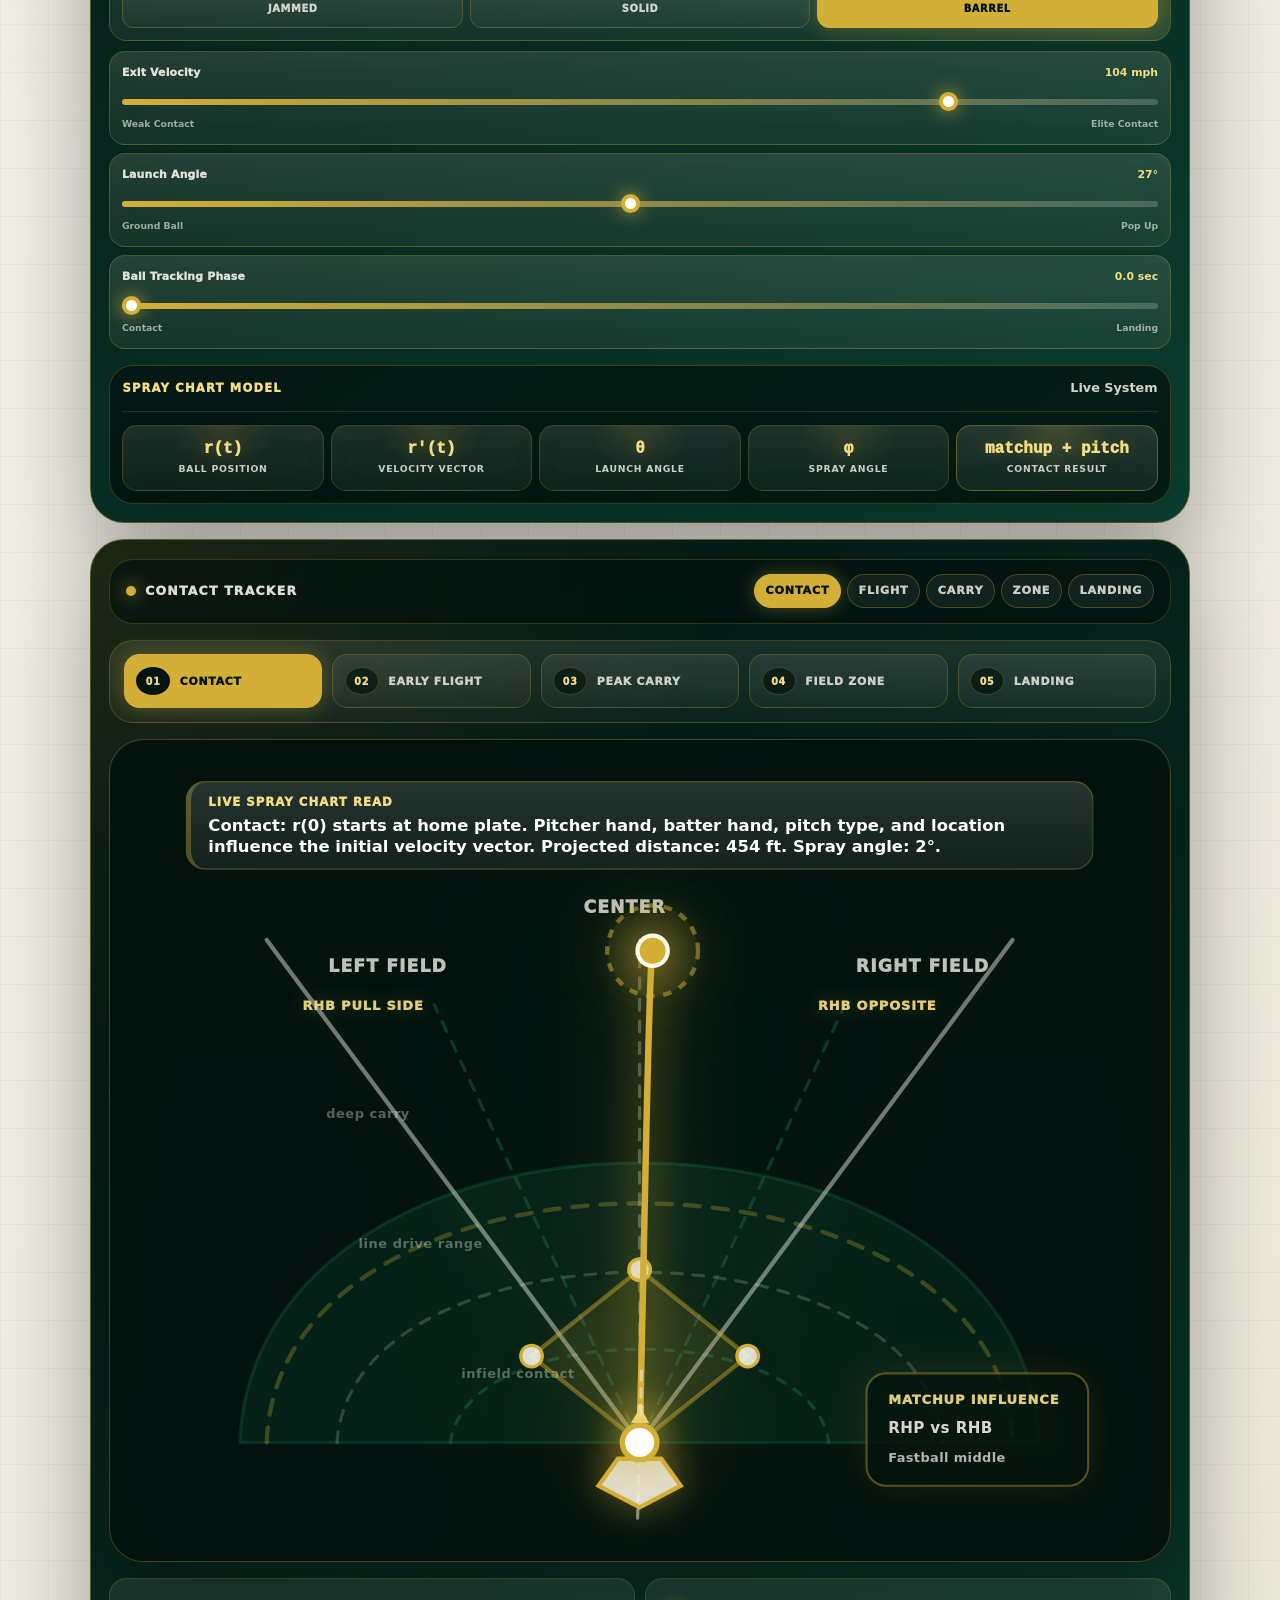
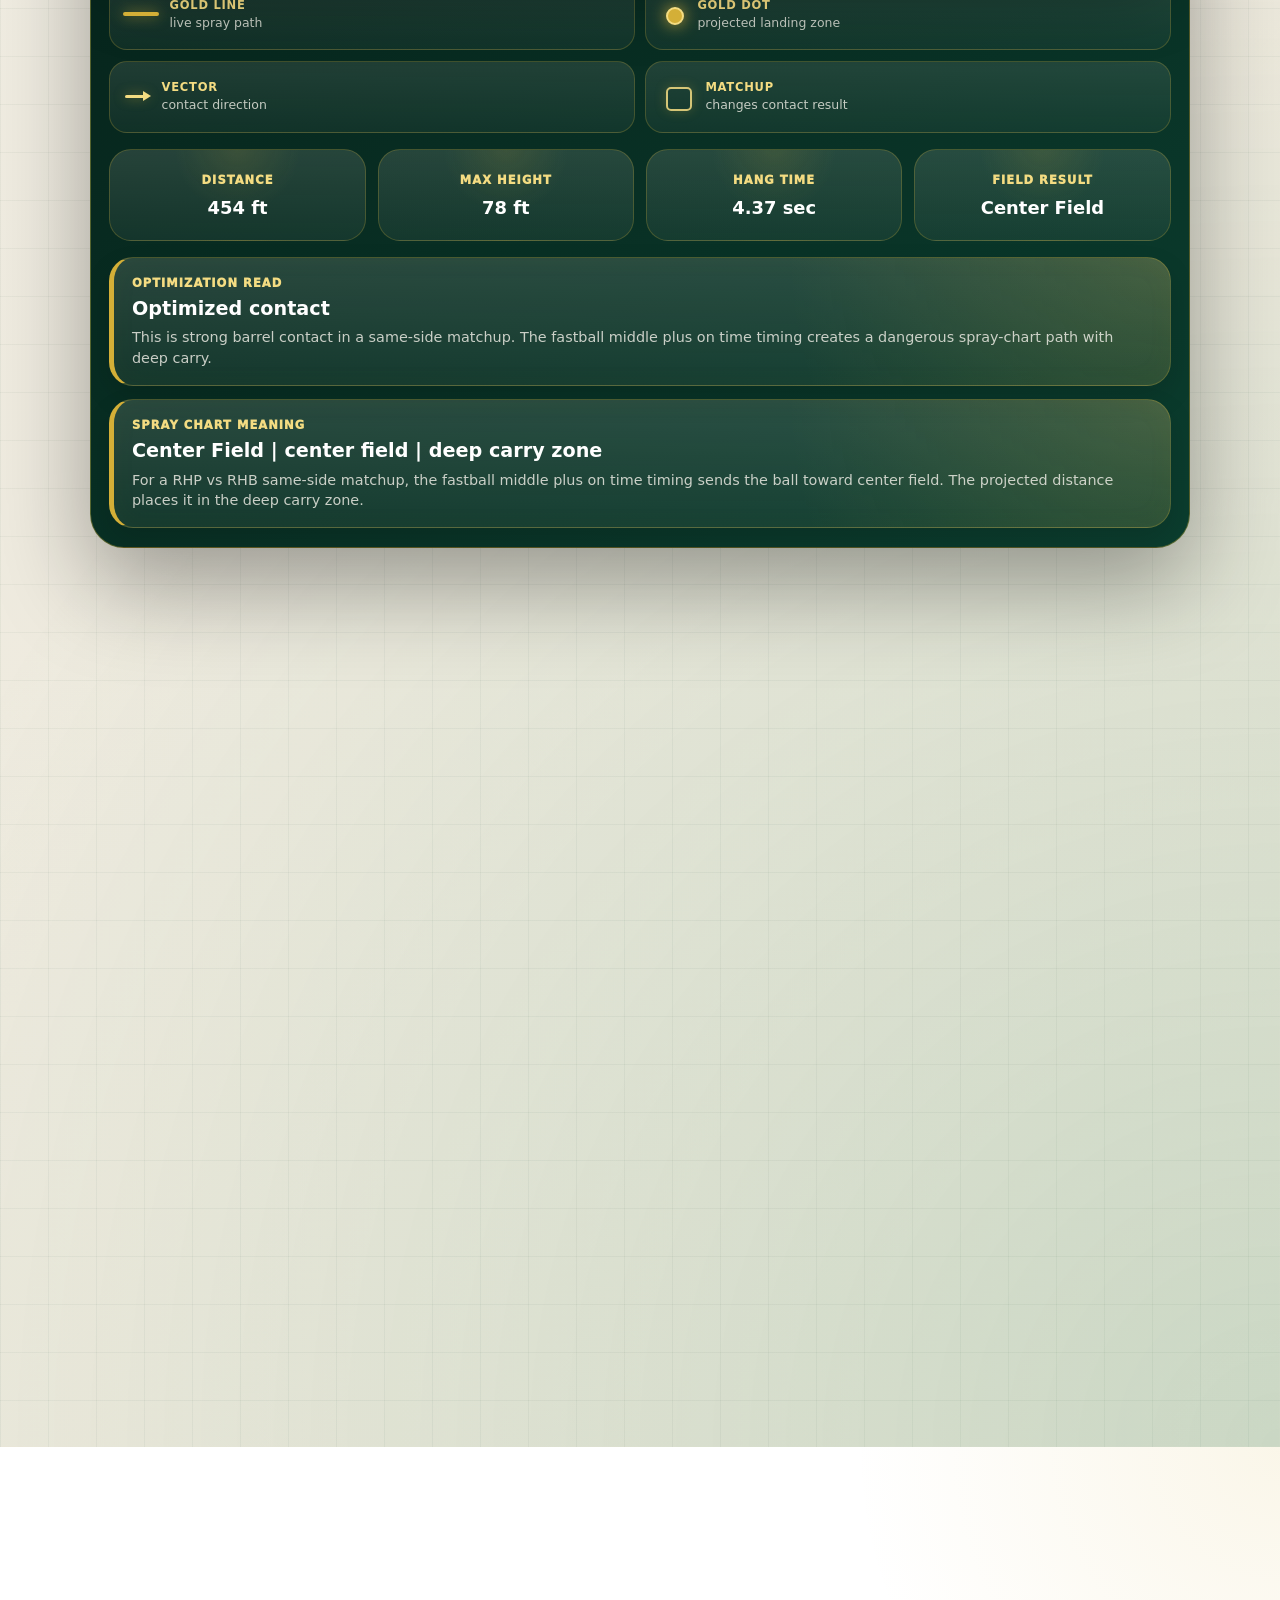
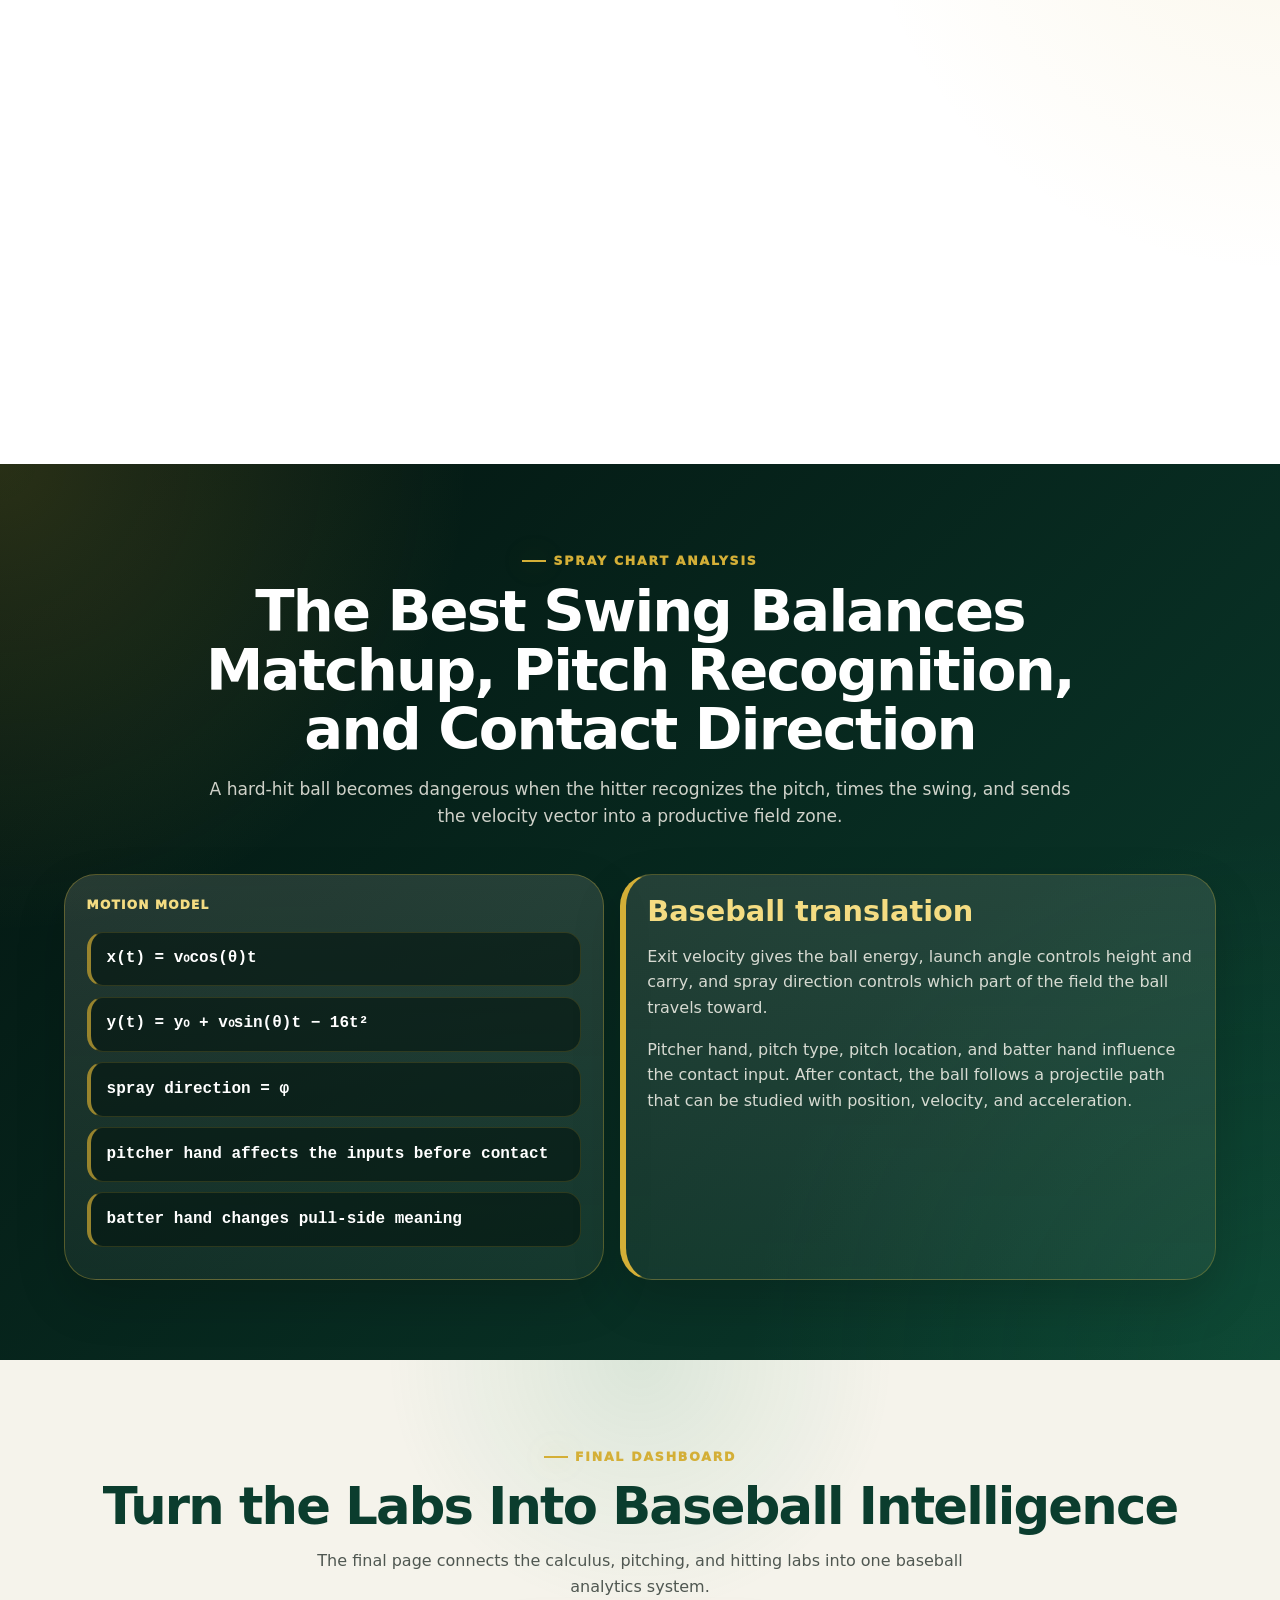
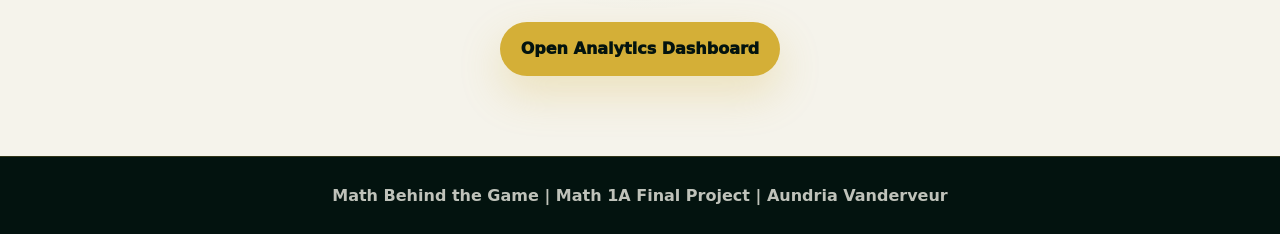
<file: hitting.html>
<!DOCTYPE html>
<html lang="en">
<head>
  <meta charset="UTF-8" />
  <meta name="viewport" content="width=device-width, initial-scale=1.0" />

  <title>Hitting Lab | Math Behind the Game</title>

  <link rel="stylesheet" href="style.css" />
</head>

<body>
  <header class="site-header">
    <nav class="navbar">
      <a href="index.html" class="logo">
        <span class="logo-mark">◆</span>
        Math Behind the Game
      </a>

      <div class="nav-links">
        <a href="index.html">Home</a>
        <a href="calculus.html">Calculus Engine</a>
        <a href="pitching.html">Pitching Lab</a>
        <a href="hitting.html">Hitting Lab</a>
        <a href="analytics.html">Analytics</a>
        <a href="model.html">The Model</a>
      </div>
    </nav>
  </header>

  <main>
    <section class="page-hero hitting-hero">
      <div class="page-hero-content">
        <p class="tagline">Lab 03 | Batter vs Pitcher Simulation</p>

        <h1>Hitting Lab</h1>

        <p>
          This lab simulates what happens after contact. Pitcher hand, batter hand,
          pitch type, pitch location, swing timing, contact quality, exit velocity,
          and launch angle all change the spray chart.
        </p>
      </div>
    </section>

    <section class="engine-section hitting-optimizer-section">
      <div class="section-header center-header">
        <p class="eyebrow">Statcast Spray Chart Simulator</p>

        <h2>Simulate the Matchup Behind the Contact</h2>

        <p>
          Contact changes depending on who is pitching, who is hitting, what pitch is thrown,
          where it is located, and how the swing is timed. This lab turns those inputs into
          a spray-chart result.
        </p>
      </div>

      <div class="hitting-optimizer-grid spray-hitting-grid">
        <aside class="engine-control-panel hitting-control-panel">
          <div class="console-topbar">
            <div>
              <span class="live-dot"></span>
              <p>Contact Builder</p>
            </div>
            <span>Input Feed</span>
          </div>

          <div class="hit-status-card">
            <span>Current Contact Profile</span>
            <h3 id="hitContactProfileOutput">Loading</h3>
            <p id="hitSimulationSummary">
              Choose pitcher hand, batter hand, pitch type, pitch location, timing,
              and contact quality to simulate where the ball goes.
            </p>
          </div>

          <div class="hit-simulation-card compact-matchup-card">
            <div class="mini-card-header">
              <span>Pitcher Hand</span>
              <strong id="hitPitcherHandOutput">RHP</strong>
            </div>

            <div class="hit-choice-grid two-choice-grid">
              <button class="hit-sim-btn active" data-hit-pitcher-hand="right">RHP</button>
              <button class="hit-sim-btn" data-hit-pitcher-hand="left">LHP</button>
            </div>
          </div>

          <div class="hit-simulation-card compact-matchup-card">
            <div class="mini-card-header">
              <span>Batter Hand</span>
              <strong id="hitBatterHandOutput">RHB</strong>
            </div>

            <div class="hit-choice-grid two-choice-grid">
              <button class="hit-sim-btn active" data-hit-hand="right">RHB</button>
              <button class="hit-sim-btn" data-hit-hand="left">LHB</button>
            </div>
          </div>

          <div class="hit-simulation-card">
            <div class="mini-card-header">
              <span>Pitch Type</span>
              <strong id="hitPitchTypeOutput">Fastball</strong>
            </div>

            <div class="hit-choice-grid pitch-choice-grid">
              <button class="hit-sim-btn active" data-hit-pitch="fastball">Fastball</button>
              <button class="hit-sim-btn" data-hit-pitch="slider">Slider</button>
              <button class="hit-sim-btn" data-hit-pitch="curveball">Curveball</button>
              <button class="hit-sim-btn" data-hit-pitch="changeup">Changeup</button>
              <button class="hit-sim-btn" data-hit-pitch="sinker">Sinker</button>
            </div>
          </div>

          <div class="hit-simulation-card">
            <div class="mini-card-header">
              <span>Pitch Location</span>
              <strong id="hitPitchLocationOutput">Middle</strong>
            </div>

            <div class="hit-choice-grid location-choice-grid">
              <button class="hit-sim-btn" data-hit-location="inside">Inside</button>
              <button class="hit-sim-btn active" data-hit-location="middle">Middle</button>
              <button class="hit-sim-btn" data-hit-location="outside">Outside</button>
              <button class="hit-sim-btn" data-hit-location="high">High</button>
              <button class="hit-sim-btn" data-hit-location="low">Low</button>
            </div>
          </div>

          <div class="hit-simulation-card">
            <div class="mini-card-header">
              <span>Swing Timing</span>
              <strong id="hitTimingOutput">On Time</strong>
            </div>

            <div class="hit-choice-grid three-choice-grid">
              <button class="hit-sim-btn" data-hit-timing="early">Early</button>
              <button class="hit-sim-btn active" data-hit-timing="perfect">On Time</button>
              <button class="hit-sim-btn" data-hit-timing="late">Late</button>
            </div>
          </div>

          <div class="hit-simulation-card">
            <div class="mini-card-header">
              <span>Contact Quality</span>
              <strong id="hitQualityOutput">Barrel</strong>
            </div>

            <div class="hit-choice-grid three-choice-grid">
              <button class="hit-sim-btn" data-hit-quality="jammed">Jammed</button>
              <button class="hit-sim-btn" data-hit-quality="solid">Solid</button>
              <button class="hit-sim-btn active" data-hit-quality="barrel">Barrel</button>
            </div>
          </div>

          <div class="engine-control-stack">
            <div class="pro-control-card">
              <div class="control-label-row">
                <label for="hitExitVelocity">Exit Velocity</label>
                <strong><span id="hitExitVelocityValue">101</span> mph</strong>
              </div>

              <input type="range" id="hitExitVelocity" min="55" max="116" value="101" />

              <div class="control-scale">
                <span>Weak Contact</span>
                <span>Elite Contact</span>
              </div>
            </div>

            <div class="pro-control-card">
              <div class="control-label-row">
                <label for="hitLaunchAngle">Launch Angle</label>
                <strong><span id="hitLaunchAngleValue">27</span>°</strong>
              </div>

              <input type="range" id="hitLaunchAngle" min="0" max="55" value="27" />

              <div class="control-scale">
                <span>Ground Ball</span>
                <span>Pop Up</span>
              </div>
            </div>

            <div class="pro-control-card hidden-control-card">
              <div class="control-label-row">
                <label for="hitSprayAngle">Spray Direction</label>
                <strong><span id="hitSprayAngleValue">0</span>°</strong>
              </div>

              <input type="range" id="hitSprayAngle" min="-35" max="35" value="0" />

              <div class="control-scale">
                <span>Left Field</span>
                <span>Right Field</span>
              </div>
            </div>

            <div class="pro-control-card">
              <div class="control-label-row">
                <label for="hitTime">Ball Tracking Phase</label>
                <strong><span id="hitTimeValue">1.5</span> sec</strong>
              </div>

              <input type="range" id="hitTime" min="0" max="5" step="0.1" value="1.5" />

              <div class="control-scale">
                <span>Contact</span>
                <span>Landing</span>
              </div>
            </div>
          </div>

          <div class="model-code-panel premium-formula-panel">
            <div class="code-panel-title">
              <span>Spray Chart Model</span>
              <strong>Live System</strong>
            </div>

            <div class="formula-grid">
              <div class="formula-card">
                <strong>r(t)</strong>
                <span>ball position</span>
              </div>

              <div class="formula-card">
                <strong>r′(t)</strong>
                <span>velocity vector</span>
              </div>

              <div class="formula-card">
                <strong>θ</strong>
                <span>launch angle</span>
              </div>

              <div class="formula-card">
                <strong>φ</strong>
                <span>spray angle</span>
              </div>

              <div class="formula-card wide-formula-card">
                <strong>matchup + pitch</strong>
                <span>contact result</span>
              </div>
            </div>
          </div>
        </aside>

        <section class="engine-display hitting-main-panel spray-chart-main">
          <div class="broadcast-topline">
            <div>
              <span class="live-dot"></span>
              <p>Spray Chart Tracker</p>
            </div>

            <div class="broadcast-tabs">
              <span>Contact</span>
              <span>Flight</span>
              <span>Carry</span>
              <span>Zone</span>
              <span>Landing</span>
            </div>
          </div>

          <div class="chart-phase-toolbar">
            <button class="hit-phase-btn active" data-hit-phase="contact">
              <span>01</span>
              Contact
            </button>

            <button class="hit-phase-btn" data-hit-phase="lift">
              <span>02</span>
              Early Flight
            </button>

            <button class="hit-phase-btn" data-hit-phase="apex">
              <span>03</span>
              Peak Carry
            </button>

            <button class="hit-phase-btn" data-hit-phase="carry">
              <span>04</span>
              Field Zone
            </button>

            <button class="hit-phase-btn" data-hit-phase="landing">
              <span>05</span>
              Landing
            </button>
          </div>

          <div class="spray-chart-shell batter-sim-shell">
            <svg viewBox="0 0 980 760" class="spray-chart-svg" aria-label="Top down baseball spray chart">
              <rect x="0" y="0" width="980" height="760" rx="34" class="svg-panel" />

              <path d="M120 650 C135 305, 845 305, 860 650 Z" class="spray-outfield-fill" />

              <path d="M145 650 C155 355, 825 355, 835 650" class="spray-distance-arc deep-arc" />
              <path d="M210 650 C225 440, 755 440, 770 650" class="spray-distance-arc mid-arc" />
              <path d="M315 650 C330 535, 650 535, 665 650" class="spray-distance-arc shallow-arc" />

              <line x1="490" y1="650" x2="145" y2="185" class="spray-foul-line" />
              <line x1="490" y1="650" x2="835" y2="185" class="spray-foul-line" />

              <line x1="490" y1="650" x2="300" y2="245" class="spray-zone-line" />
              <line x1="490" y1="650" x2="490" y2="185" class="spray-zone-line center-zone-line" />
              <line x1="490" y1="650" x2="680" y2="245" class="spray-zone-line" />

              <polygon points="490,650 390,570 490,490 590,570" class="spray-infield-diamond" />

              <circle cx="490" cy="490" r="10" class="base-dot" />
              <circle cx="390" cy="570" r="10" class="base-dot" />
              <circle cx="590" cy="570" r="10" class="base-dot" />

              <polygon points="470,665 510,665 528,690 490,710 452,690" class="spray-home-plate" />

              <text x="202" y="215" class="spray-field-label">LEFT FIELD</text>
              <text x="438" y="160" class="spray-field-label">CENTER</text>
              <text x="690" y="215" class="spray-field-label">RIGHT FIELD</text>

              <text id="hitPullSideLabel" x="178" y="250" class="spray-side-label">RHB PULL SIDE</text>
              <text id="hitOppositeSideLabel" x="655" y="250" class="spray-side-label">RHB OPPOSITE</text>

              <text x="200" y="350" class="spray-distance-label">deep carry</text>
              <text x="230" y="470" class="spray-distance-label">line drive range</text>
              <text x="325" y="590" class="spray-distance-label">infield contact</text>

              <g class="pitch-impact-mini-zone">
                <rect x="700" y="586" width="205" height="104" rx="18" class="pitch-impact-box" />
                <text x="720" y="614" class="pitch-impact-label">Matchup Influence</text>
                <text id="hitMatchupInfluenceLabel" x="720" y="641" class="pitch-impact-value">
                  RHP vs RHB
                </text>
                <text id="hitPitchInfluenceLabel" x="720" y="668" class="pitch-impact-value secondary-impact-value">
                  Fastball middle
                </text>
              </g>

              <path id="hitArcPath" d="M490 650 C490 520, 490 390, 490 250" class="spray-live-path" />

              <line id="hitVelocityVector" x1="490" y1="650" x2="490" y2="560" class="velocity-vector spray-velocity-vector" />

              <polygon id="hitVelocityArrow" points="490,560 478,582 502,582" class="velocity-arrow spray-velocity-arrow" />

              <line id="hitTangentLine" x1="450" y1="620" x2="530" y2="580" class="tangent-line spray-direction-guide" />

              <line id="hitAccelerationVector" x1="940" y1="690" x2="940" y2="730" class="acceleration-vector spray-hidden-vector" />

              <polygon id="hitAccelerationArrow" points="940,730 928,710 952,710" class="acceleration-arrow spray-hidden-vector" />

              <circle id="hitApexDot" cx="490" cy="250" r="14" class="spray-landing-dot" />
              <circle cx="490" cy="250" r="42" class="launch-landing-ring spray-landing-ring" />

              <circle id="hitBall" cx="490" cy="650" r="16" class="baseball-dot spray-live-ball" />

              <text id="hitApexLabel" x="390" y="160" class="svg-label hidden-svg-label">apex</text>

              <foreignObject x="70" y="38" width="840" height="82">
                <div xmlns="http://www.w3.org/1999/xhtml" class="spray-live-card">
                  <span>Live Spray Chart Read</span>
                  <strong id="hitLiveLabel">
                    r′(t) points the ball from home plate toward a field zone.
                  </strong>
                </div>
              </foreignObject>
            </svg>
          </div>

          <div class="launch-visual-legend clean-launch-legend spray-chart-legend">
            <div>
              <span class="pitch-legend-line gold-line"></span>
              <p><strong>Gold line</strong> live spray path</p>
            </div>

            <div>
              <span class="legend-dot phase-legend-dot"></span>
              <p><strong>Gold dot</strong> projected landing zone</p>
            </div>

            <div>
              <span class="legend-dot vector-legend-dot"></span>
              <p><strong>Vector</strong> contact direction</p>
            </div>

            <div>
              <span class="pitch-legend-box"></span>
              <p><strong>Matchup</strong> changes contact result</p>
            </div>
          </div>

          <div class="hit-readout-strip clean-hit-readout below-chart-readout">
            <div>
              <span>Distance</span>
              <strong id="hitDistanceOutput">0 ft</strong>
            </div>

            <div>
              <span>Max Height</span>
              <strong id="hitMaxHeightOutput">0 ft</strong>
            </div>

            <div>
              <span>Hang Time</span>
              <strong id="hitHangTimeOutput">0 sec</strong>
            </div>

            <div>
              <span>Field Result</span>
              <strong id="hitLaunchWindowOutput">Loading</strong>
            </div>
          </div>

          <div class="launch-summary-strip below-chart-summary">
            <div>
              <span>Optimization Read</span>
              <strong id="hitOptimizationOutput">Loading</strong>
              <p id="hitContactExplanation">
                The system will evaluate whether the matchup, pitch, timing, speed,
                launch angle, and direction are working together.
              </p>
            </div>

            <div>
              <span>Spray Chart Meaning</span>
              <strong id="hitLaunchWindowOutputLabel">Field Zone Tracker</strong>
              <p id="hitLaunchWindowExplanation">
                The spray chart explanation appears here.
              </p>
            </div>
          </div>
        </section>

        <aside class="engine-results-panel hitting-results-panel">
          <div class="console-topbar">
            <div>
              <span class="live-dot"></span>
              <p>Contact Report</p>
            </div>
            <span>Output Feed</span>
          </div>

          <div class="hit-grade-card">
            <span>Barrel Intelligence</span>
            <h3 id="hitOptimizationBigOutput">Launch Efficiency</h3>
            <p>
              The system compares pitcher hand, batter hand, pitch type, pitch location,
              timing, exit velocity, launch angle, and spray direction.
            </p>
          </div>

          <div class="analysis-stack">
            <article class="analysis-card">
              <span>Horizontal Velocity</span>
              <strong id="hitVXOutput">0 ft/s</strong>
              <p>
                This tells how quickly the ball moves forward across the field.
              </p>
            </article>

            <article class="analysis-card">
              <span>Vertical Velocity</span>
              <strong id="hitVYOutput">0 ft/s</strong>
              <p>
                Positive means rising. Negative means falling.
              </p>
            </article>

            <article class="analysis-card">
              <span>Apex Time</span>
              <strong id="hitApexTimeOutput">0 sec</strong>
              <p>
                The apex happens when vertical velocity equals zero.
              </p>
            </article>

            <article class="analysis-card contact-analysis-card">
              <span>Calculus Read</span>
              <strong>Matchup changes the contact vector</strong>
              <p>
                Pitcher hand and pitch type affect the ball before contact.
                Batter hand changes pull-side meaning. Together, those inputs help
                determine the direction and quality of r′(t) after contact.
              </p>
            </article>
          </div>
        </aside>
      </div>
    </section>

    <section class="content-section intelligence-section">
      <div class="section-header center-header">
        <p class="eyebrow">Hitting Calculus Translation</p>

        <h2>Pitcher Hand and Batter Hand Change the Contact Vector</h2>

        <p>
          A same-side matchup and an opposite-side matchup create different pitch movement,
          timing pressure, and spray-chart results.
        </p>
      </div>

      <div class="intelligence-grid">
        <article class="intelligence-card">
          <span>Position</span>
          <h3>r(t)</h3>
          <p>The batted ball has a position at every moment after contact.</p>
        </article>

        <article class="intelligence-card">
          <span>Velocity</span>
          <h3>r′(t)</h3>
          <p>
            Velocity describes how position changes and points the ball toward a field zone.
          </p>
        </article>

        <article class="intelligence-card">
          <span>Matchup</span>
          <h3>RHP / LHP</h3>
          <p>
            Pitcher hand changes how breaking balls, sinkers, and changeups approach the hitter before contact.
          </p>
        </article>

        <article class="intelligence-card">
          <span>Batter Hand</span>
          <h3>RHB / LHB</h3>
          <p>
            Batter hand determines pull-side and opposite-field direction.
          </p>
        </article>
      </div>
    </section>

    <section class="dark-lab-section hitting-proof-section">
      <div class="section-header center-header">
        <p class="eyebrow">Spray Chart Analysis</p>

        <h2>The Best Swing Balances Matchup, Pitch Recognition, and Contact Direction</h2>

        <p>
          A hard-hit ball becomes dangerous when the hitter recognizes the pitch,
          times the swing, and sends the velocity vector into a productive field zone.
        </p>
      </div>

      <div class="optimization-grid">
        <div class="optimization-proof">
          <span>Motion Model</span>

          <p>x(t) = v₀cos(θ)t</p>
          <p>y(t) = y₀ + v₀sin(θ)t − 16t²</p>
          <p>spray direction = φ</p>
          <p>pitcher hand affects the inputs before contact</p>
          <p>batter hand changes pull-side meaning</p>
        </div>

        <div class="optimization-explanation">
          <h3>Baseball translation</h3>

          <p>
            Exit velocity gives the ball energy, launch angle controls height and carry,
            and spray direction controls which part of the field the ball travels toward.
          </p>

          <p>
            Pitcher hand, pitch type, pitch location, and batter hand influence the contact
            input. After contact, the ball follows a projectile path that can be studied
            with position, velocity, and acceleration.
          </p>
        </div>
      </div>
    </section>

    <section class="final-cta">
      <p class="eyebrow">Final Dashboard</p>

      <h2>Turn the Labs Into Baseball Intelligence</h2>

      <p>
        The final page connects the calculus, pitching, and hitting labs into one baseball analytics system.
      </p>

      <a href="analytics.html" class="btn primary-btn">Open Analytics Dashboard</a>
    </section>
  </main>

  <footer class="site-footer">
    <p>Math Behind the Game | Math 1A Final Project | Aundria Vanderveur</p>
  </footer>

  <script src="script.js"></script>
</body>
</html>
</file>
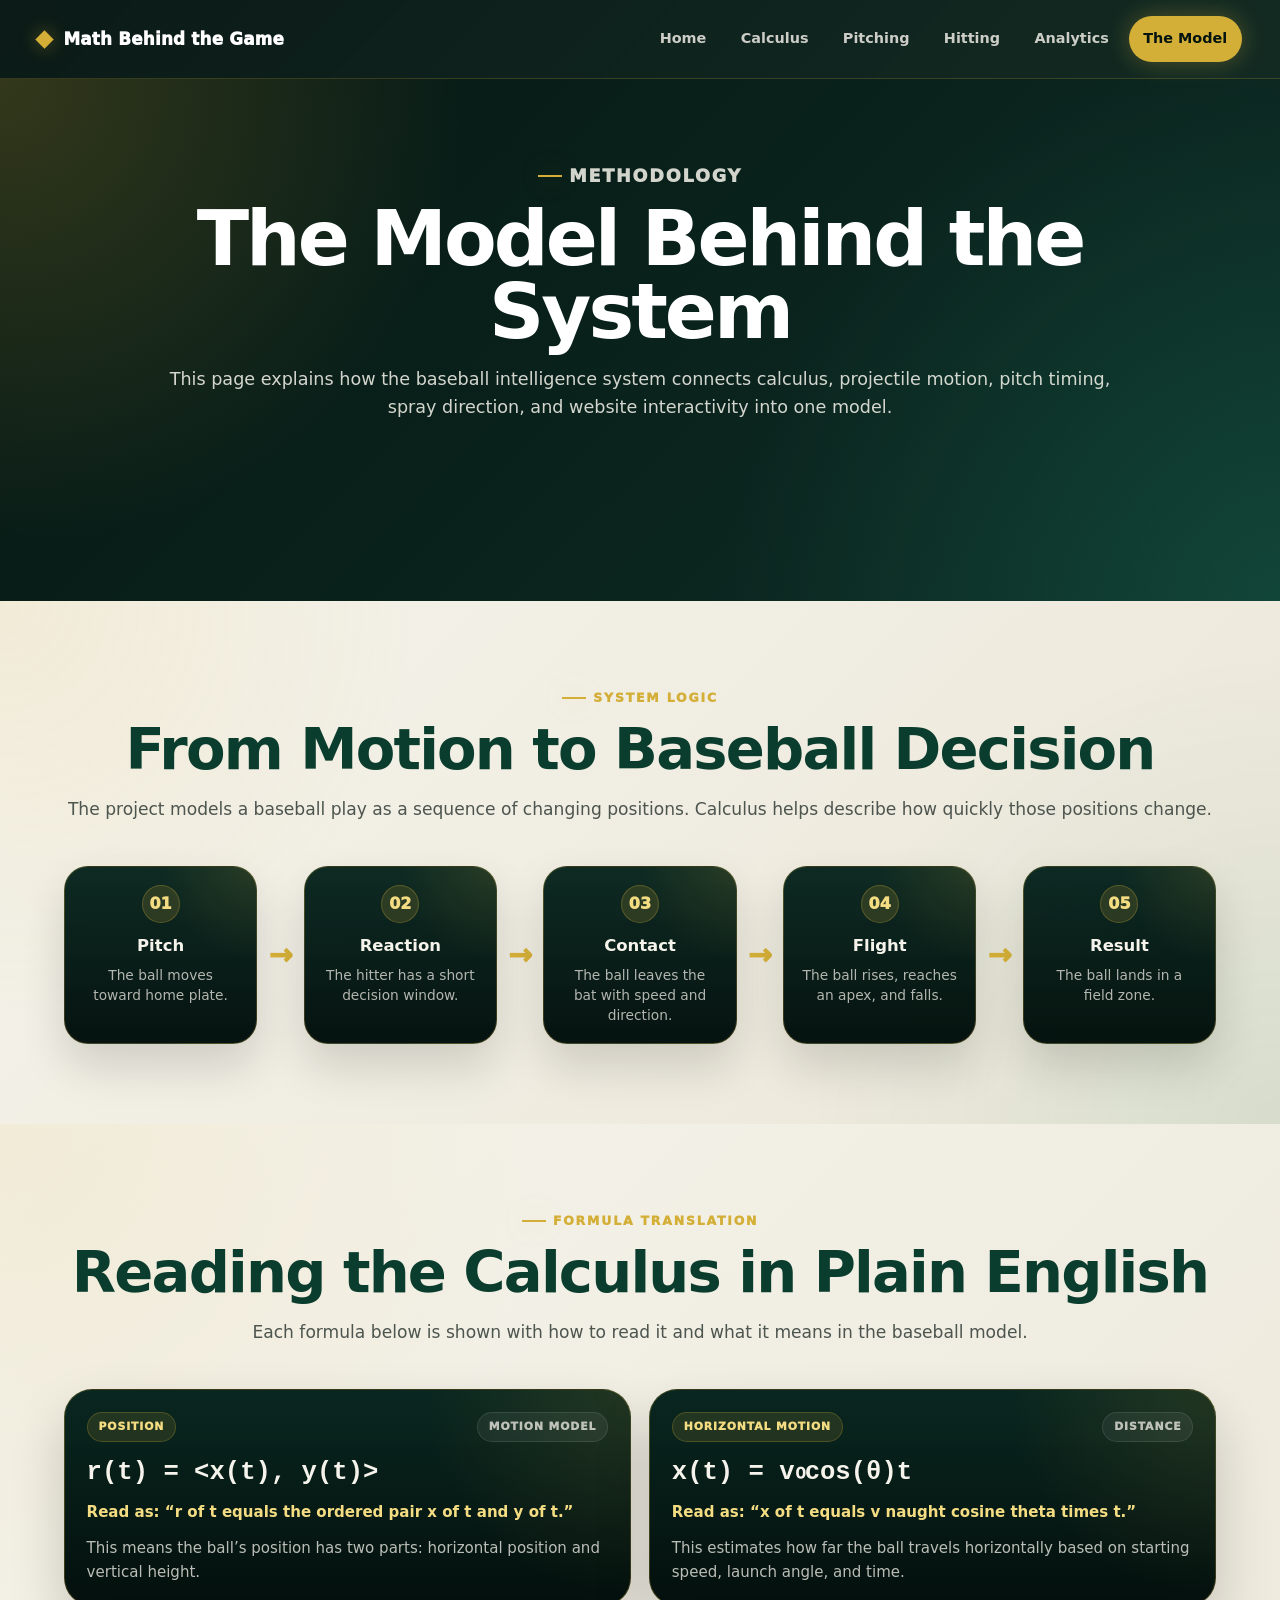
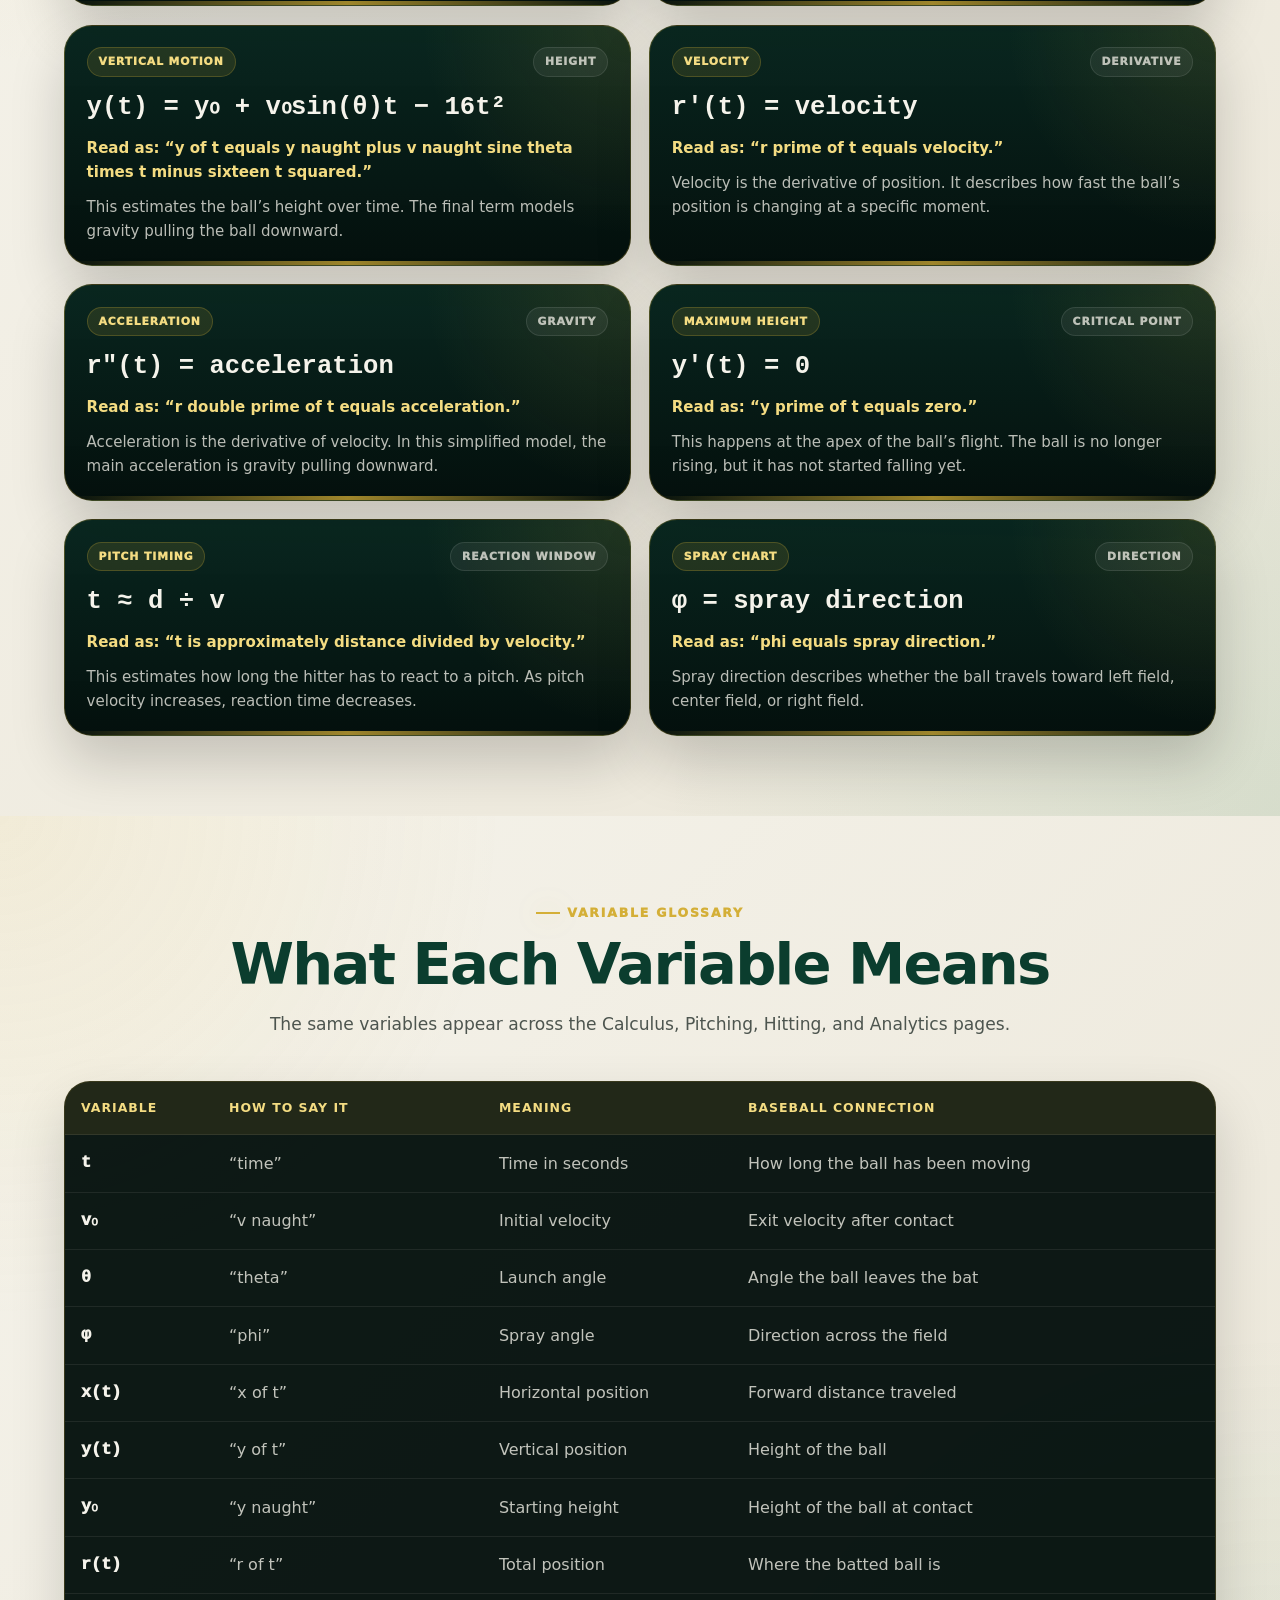
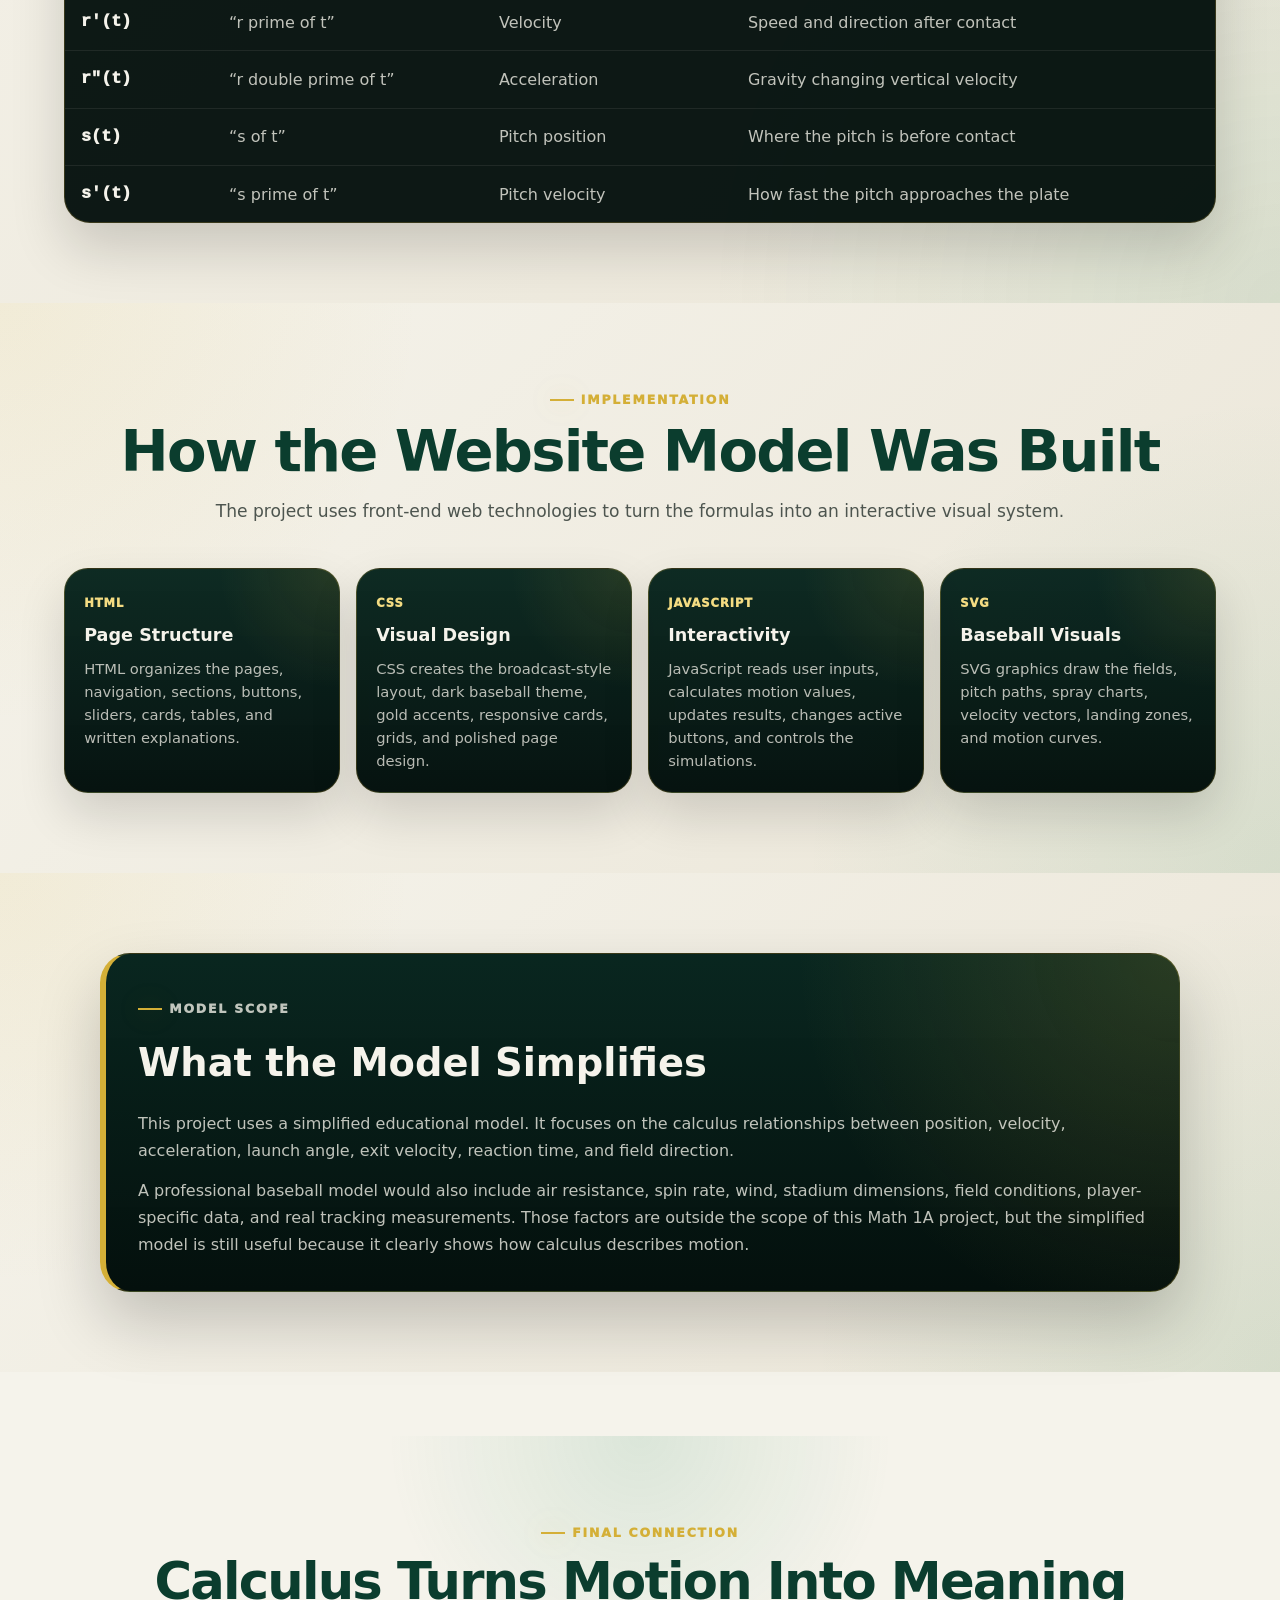
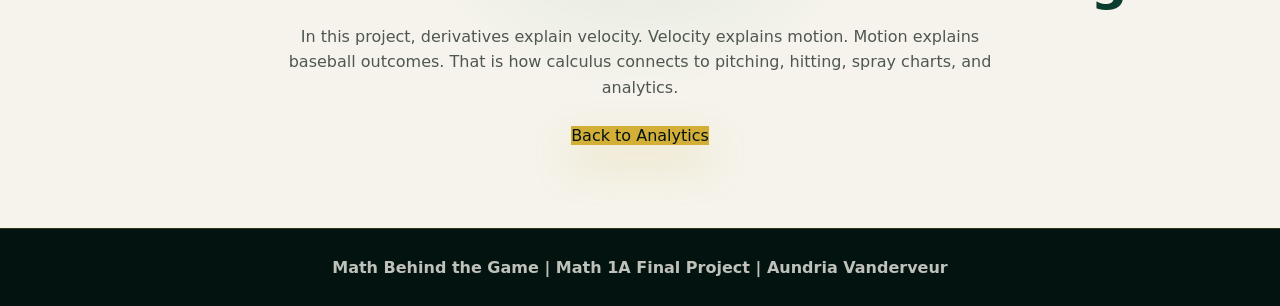
<file: model.html>
<!DOCTYPE html>
<html lang="en">
<head>
  <meta charset="UTF-8" />
  <meta name="viewport" content="width=device-width, initial-scale=1.0" />

  <title>The Model | Math Behind the Game</title>

  <link rel="stylesheet" href="style.css" />
</head>

<body>
  <header class="site-header">
    <nav class="navbar">
      <a href="index.html" class="logo">
  <span class="logo-mark"></span>
  Math Behind the Game
</a>

      <div class="nav-links">
        <a href="index.html">Home</a>
        <a href="calculus.html">Calculus</a>
        <a href="pitching.html">Pitching</a>
        <a href="hitting.html">Hitting</a>
        <a href="analytics.html">Analytics</a>
        <a href="model.html">The Model</a>
      </div>
    </nav>
  </header>

  <main>
    <section class="page-hero model-hero">
      <div class="page-hero-content">
        <p class="eyebrow">Methodology</p>

        <h1>The Model Behind the System</h1>

        <p>
          This page explains how the baseball intelligence system connects
          calculus, projectile motion, pitch timing, spray direction, and
          website interactivity into one model.
        </p>
      </div>
    </section>

    <section class="content-section model-overview-section">
      <div class="section-header center-header">
        <p class="eyebrow">System Logic</p>
        <h2>From Motion to Baseball Decision</h2>
        <p>
          The project models a baseball play as a sequence of changing positions.
          Calculus helps describe how quickly those positions change.
        </p>
      </div>

      <div class="model-flow-strip">
        <div class="model-flow-item">
          <span>01</span>
          <strong>Pitch</strong>
          <p>The ball moves toward home plate.</p>
        </div>

        <div class="model-flow-arrow">→</div>

        <div class="model-flow-item">
          <span>02</span>
          <strong>Reaction</strong>
          <p>The hitter has a short decision window.</p>
        </div>

        <div class="model-flow-arrow">→</div>

        <div class="model-flow-item">
          <span>03</span>
          <strong>Contact</strong>
          <p>The ball leaves the bat with speed and direction.</p>
        </div>

        <div class="model-flow-arrow">→</div>

        <div class="model-flow-item">
          <span>04</span>
          <strong>Flight</strong>
          <p>The ball rises, reaches an apex, and falls.</p>
        </div>

        <div class="model-flow-arrow">→</div>

        <div class="model-flow-item">
          <span>05</span>
          <strong>Result</strong>
          <p>The ball lands in a field zone.</p>
        </div>
      </div>
    </section>

    <section class="content-section model-equation-section">
      <div class="section-header center-header">
        <p class="eyebrow">Formula Translation</p>
        <h2>Reading the Calculus in Plain English</h2>
        <p>
          Each formula below is shown with how to read it and what it means
          in the baseball model.
        </p>
      </div>

      <div class="model-equation-grid">
        <article class="model-equation-card">
          <div class="equation-topline">
            <span>Position</span>
            <strong>Motion Model</strong>
          </div>

          <h3>r(t) = &lt;x(t), y(t)&gt;</h3>

          <p class="read-line">
            Read as: “r of t equals the ordered pair x of t and y of t.”
          </p>

          <p>
            This means the ball’s position has two parts: horizontal position
            and vertical height.
          </p>
        </article>

        <article class="model-equation-card">
          <div class="equation-topline">
            <span>Horizontal Motion</span>
            <strong>Distance</strong>
          </div>

          <h3>x(t) = v₀cos(θ)t</h3>

          <p class="read-line">
            Read as: “x of t equals v naught cosine theta times t.”
          </p>

          <p>
            This estimates how far the ball travels horizontally based on
            starting speed, launch angle, and time.
          </p>
        </article>

        <article class="model-equation-card">
          <div class="equation-topline">
            <span>Vertical Motion</span>
            <strong>Height</strong>
          </div>

          <h3>y(t) = y₀ + v₀sin(θ)t − 16t²</h3>

          <p class="read-line">
            Read as: “y of t equals y naught plus v naught sine theta times t
            minus sixteen t squared.”
          </p>

          <p>
            This estimates the ball’s height over time. The final term models
            gravity pulling the ball downward.
          </p>
        </article>

        <article class="model-equation-card">
          <div class="equation-topline">
            <span>Velocity</span>
            <strong>Derivative</strong>
          </div>

          <h3>r′(t) = velocity</h3>

          <p class="read-line">
            Read as: “r prime of t equals velocity.”
          </p>

          <p>
            Velocity is the derivative of position. It describes how fast the
            ball’s position is changing at a specific moment.
          </p>
        </article>

        <article class="model-equation-card">
          <div class="equation-topline">
            <span>Acceleration</span>
            <strong>Gravity</strong>
          </div>

          <h3>r″(t) = acceleration</h3>

          <p class="read-line">
            Read as: “r double prime of t equals acceleration.”
          </p>

          <p>
            Acceleration is the derivative of velocity. In this simplified
            model, the main acceleration is gravity pulling downward.
          </p>
        </article>

        <article class="model-equation-card">
          <div class="equation-topline">
            <span>Maximum Height</span>
            <strong>Critical Point</strong>
          </div>

          <h3>y′(t) = 0</h3>

          <p class="read-line">
            Read as: “y prime of t equals zero.”
          </p>

          <p>
            This happens at the apex of the ball’s flight. The ball is no longer
            rising, but it has not started falling yet.
          </p>
        </article>

        <article class="model-equation-card">
          <div class="equation-topline">
            <span>Pitch Timing</span>
            <strong>Reaction Window</strong>
          </div>

          <h3>t ≈ d ÷ v</h3>

          <p class="read-line">
            Read as: “t is approximately distance divided by velocity.”
          </p>

          <p>
            This estimates how long the hitter has to react to a pitch.
            As pitch velocity increases, reaction time decreases.
          </p>
        </article>

        <article class="model-equation-card">
          <div class="equation-topline">
            <span>Spray Chart</span>
            <strong>Direction</strong>
          </div>

          <h3>φ = spray direction</h3>

          <p class="read-line">
            Read as: “phi equals spray direction.”
          </p>

          <p>
            Spray direction describes whether the ball travels toward left field,
            center field, or right field.
          </p>
        </article>
      </div>
    </section>

    <section class="content-section variable-section">
      <div class="section-header center-header">
        <p class="eyebrow">Variable Glossary</p>
        <h2>What Each Variable Means</h2>
        <p>
          The same variables appear across the Calculus, Pitching, Hitting, and
          Analytics pages.
        </p>
      </div>

      <div class="variable-table-shell">
        <table class="variable-table">
          <thead>
            <tr>
              <th>Variable</th>
              <th>How to Say It</th>
              <th>Meaning</th>
              <th>Baseball Connection</th>
            </tr>
          </thead>

          <tbody>
            <tr>
              <td>t</td>
              <td>“time”</td>
              <td>Time in seconds</td>
              <td>How long the ball has been moving</td>
            </tr>

            <tr>
              <td>v₀</td>
              <td>“v naught”</td>
              <td>Initial velocity</td>
              <td>Exit velocity after contact</td>
            </tr>

            <tr>
              <td>θ</td>
              <td>“theta”</td>
              <td>Launch angle</td>
              <td>Angle the ball leaves the bat</td>
            </tr>

            <tr>
              <td>φ</td>
              <td>“phi”</td>
              <td>Spray angle</td>
              <td>Direction across the field</td>
            </tr>

            <tr>
              <td>x(t)</td>
              <td>“x of t”</td>
              <td>Horizontal position</td>
              <td>Forward distance traveled</td>
            </tr>

            <tr>
              <td>y(t)</td>
              <td>“y of t”</td>
              <td>Vertical position</td>
              <td>Height of the ball</td>
            </tr>

            <tr>
              <td>y₀</td>
              <td>“y naught”</td>
              <td>Starting height</td>
              <td>Height of the ball at contact</td>
            </tr>

            <tr>
              <td>r(t)</td>
              <td>“r of t”</td>
              <td>Total position</td>
              <td>Where the batted ball is</td>
            </tr>

            <tr>
              <td>r′(t)</td>
              <td>“r prime of t”</td>
              <td>Velocity</td>
              <td>Speed and direction after contact</td>
            </tr>

            <tr>
              <td>r″(t)</td>
              <td>“r double prime of t”</td>
              <td>Acceleration</td>
              <td>Gravity changing vertical velocity</td>
            </tr>

            <tr>
              <td>s(t)</td>
              <td>“s of t”</td>
              <td>Pitch position</td>
              <td>Where the pitch is before contact</td>
            </tr>

            <tr>
              <td>s′(t)</td>
              <td>“s prime of t”</td>
              <td>Pitch velocity</td>
              <td>How fast the pitch approaches the plate</td>
            </tr>
          </tbody>
        </table>
      </div>
    </section>

    <section class="content-section implementation-section">
      <div class="section-header center-header">
        <p class="eyebrow">Implementation</p>
        <h2>How the Website Model Was Built</h2>
        <p>
          The project uses front-end web technologies to turn the formulas into
          an interactive visual system.
        </p>
      </div>

      <div class="implementation-grid">
        <article class="implementation-card">
          <span>HTML</span>
          <h3>Page Structure</h3>
          <p>
            HTML organizes the pages, navigation, sections, buttons, sliders,
            cards, tables, and written explanations.
          </p>
        </article>

        <article class="implementation-card">
          <span>CSS</span>
          <h3>Visual Design</h3>
          <p>
            CSS creates the broadcast-style layout, dark baseball theme, gold
            accents, responsive cards, grids, and polished page design.
          </p>
        </article>

        <article class="implementation-card">
          <span>JavaScript</span>
          <h3>Interactivity</h3>
          <p>
            JavaScript reads user inputs, calculates motion values, updates
            results, changes active buttons, and controls the simulations.
          </p>
        </article>

        <article class="implementation-card">
          <span>SVG</span>
          <h3>Baseball Visuals</h3>
          <p>
            SVG graphics draw the fields, pitch paths, spray charts, velocity
            vectors, landing zones, and motion curves.
          </p>
        </article>
      </div>
    </section>

    <section class="content-section model-limits-section">
      <div class="model-limits-card">
        <div>
          <p class="eyebrow">Model Scope</p>
          <h2>What the Model Simplifies</h2>
        </div>

        <p>
          This project uses a simplified educational model. It focuses on the
          calculus relationships between position, velocity, acceleration, launch
          angle, exit velocity, reaction time, and field direction.
        </p>

        <p>
          A professional baseball model would also include air resistance, spin
          rate, wind, stadium dimensions, field conditions, player-specific data,
          and real tracking measurements. Those factors are outside the scope of
          this Math 1A project, but the simplified model is still useful because
          it clearly shows how calculus describes motion.
        </p>
      </div>
    </section>

    <section class="final-cta model-cta">
      <p class="eyebrow">Final Connection</p>

      <h2>Calculus Turns Motion Into Meaning</h2>

      <p>
        In this project, derivatives explain velocity. Velocity explains motion.
        Motion explains baseball outcomes. That is how calculus connects to
        pitching, hitting, spray charts, and analytics.
      </p>

      <a href="analytics.html" class="primary-btn">Back to Analytics</a>
    </section>
  </main>
  <footer class="site-footer">
    <p>Math Behind the Game | Math 1A Final Project | Aundria Vanderveur</p>
  </footer>
  
  <script src="script.js"></script>
</body>
</html>
</file>
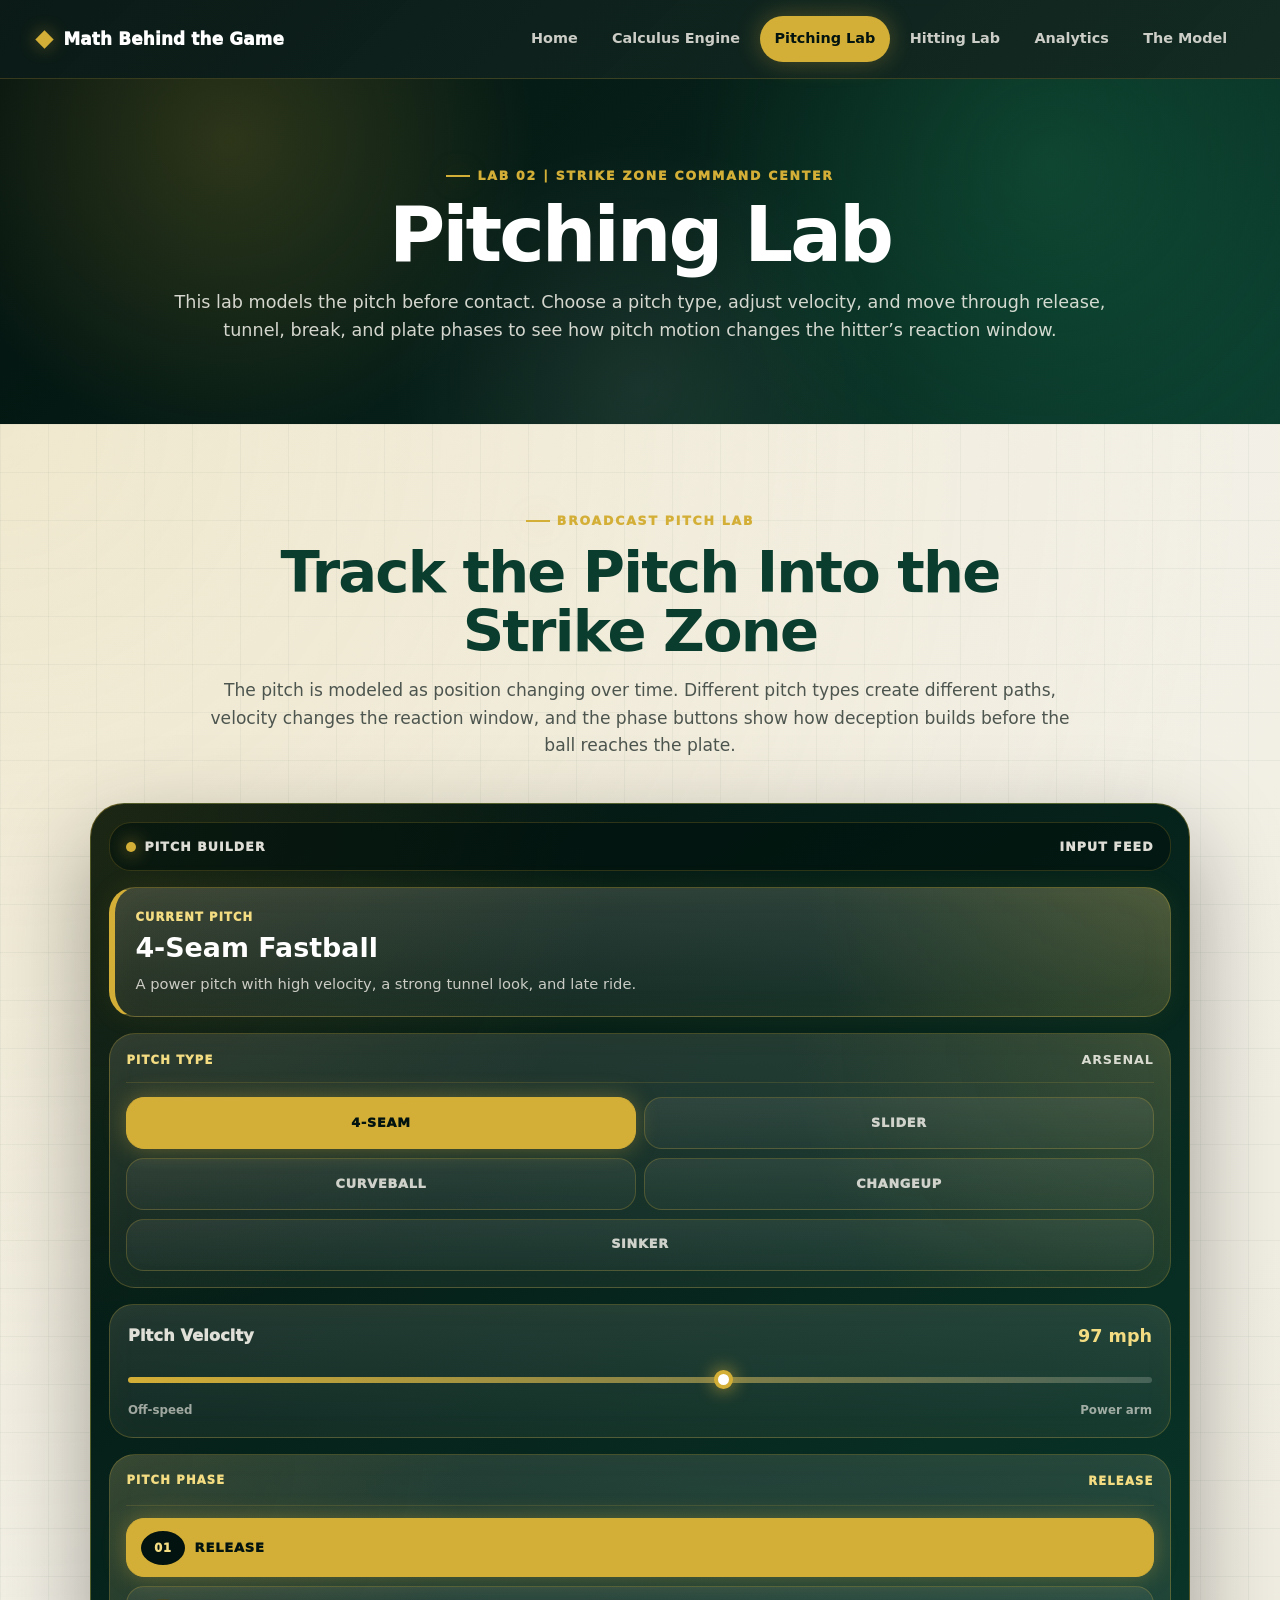
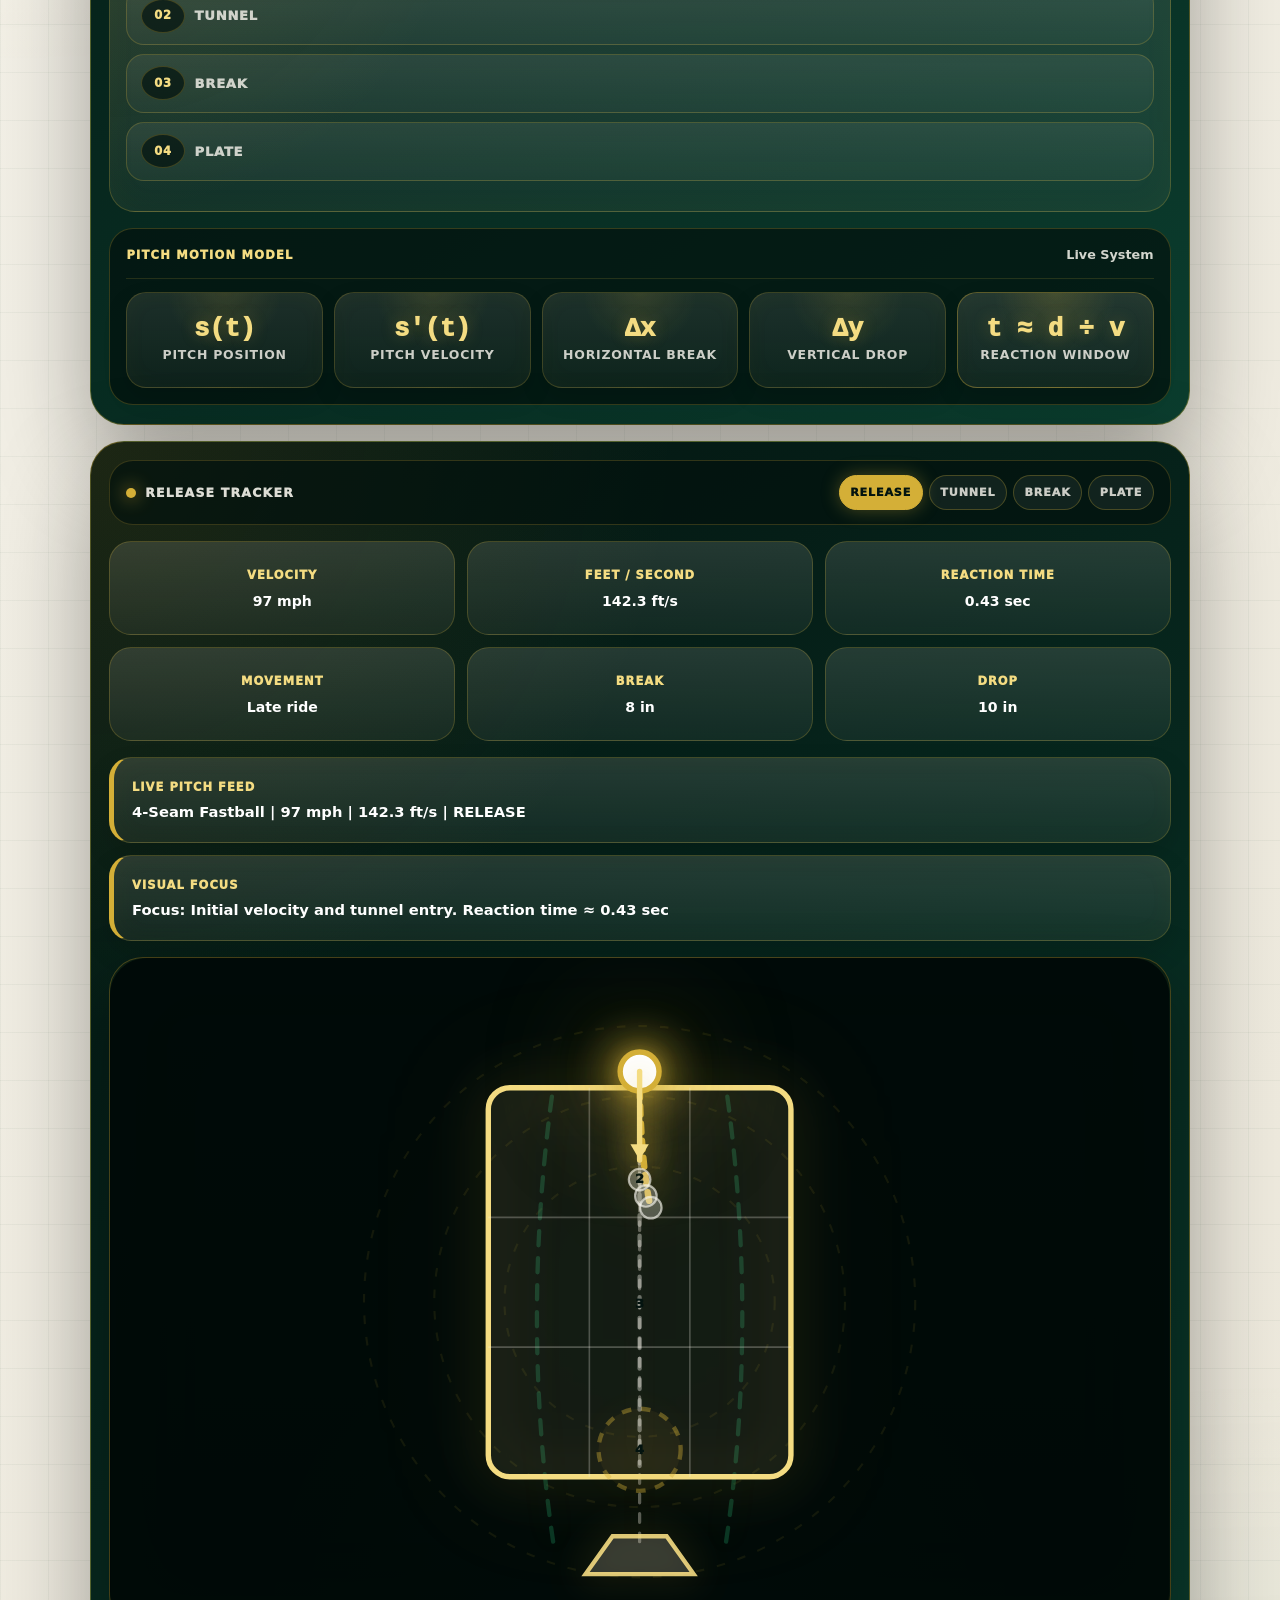
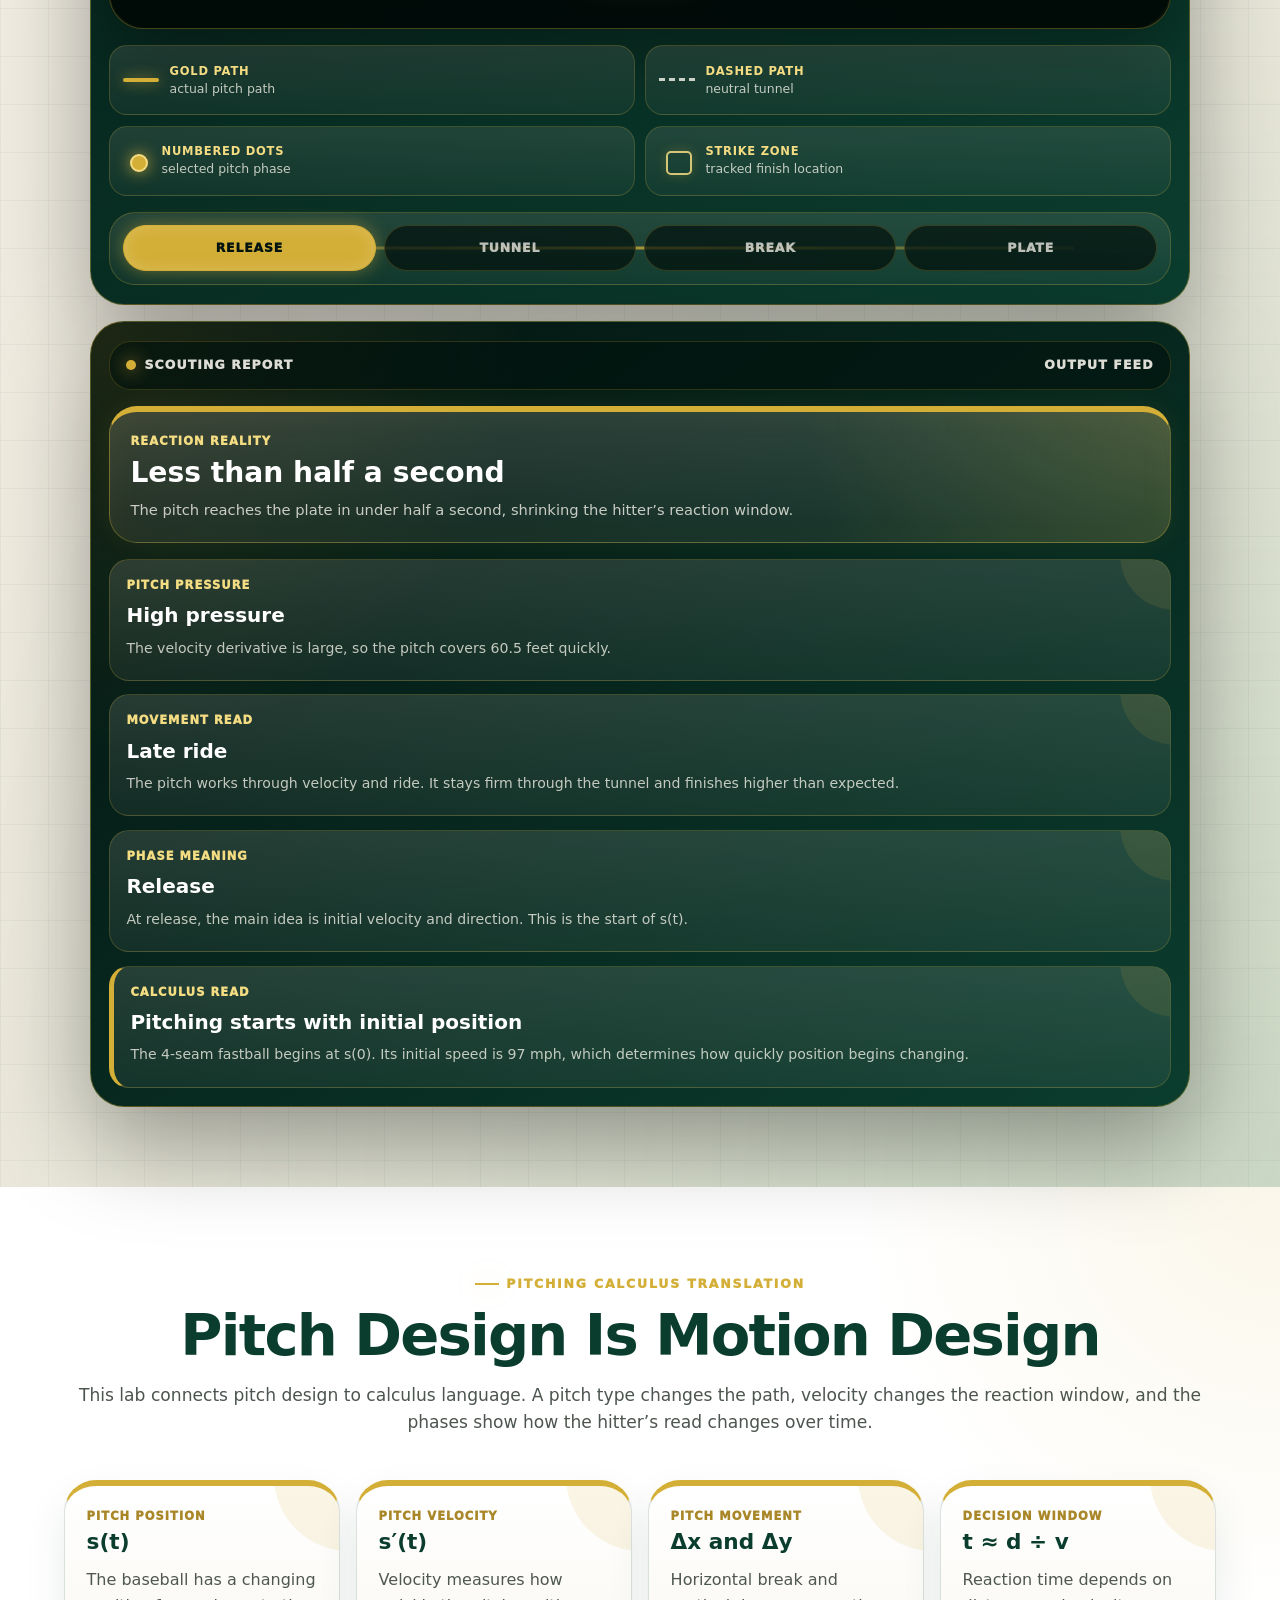
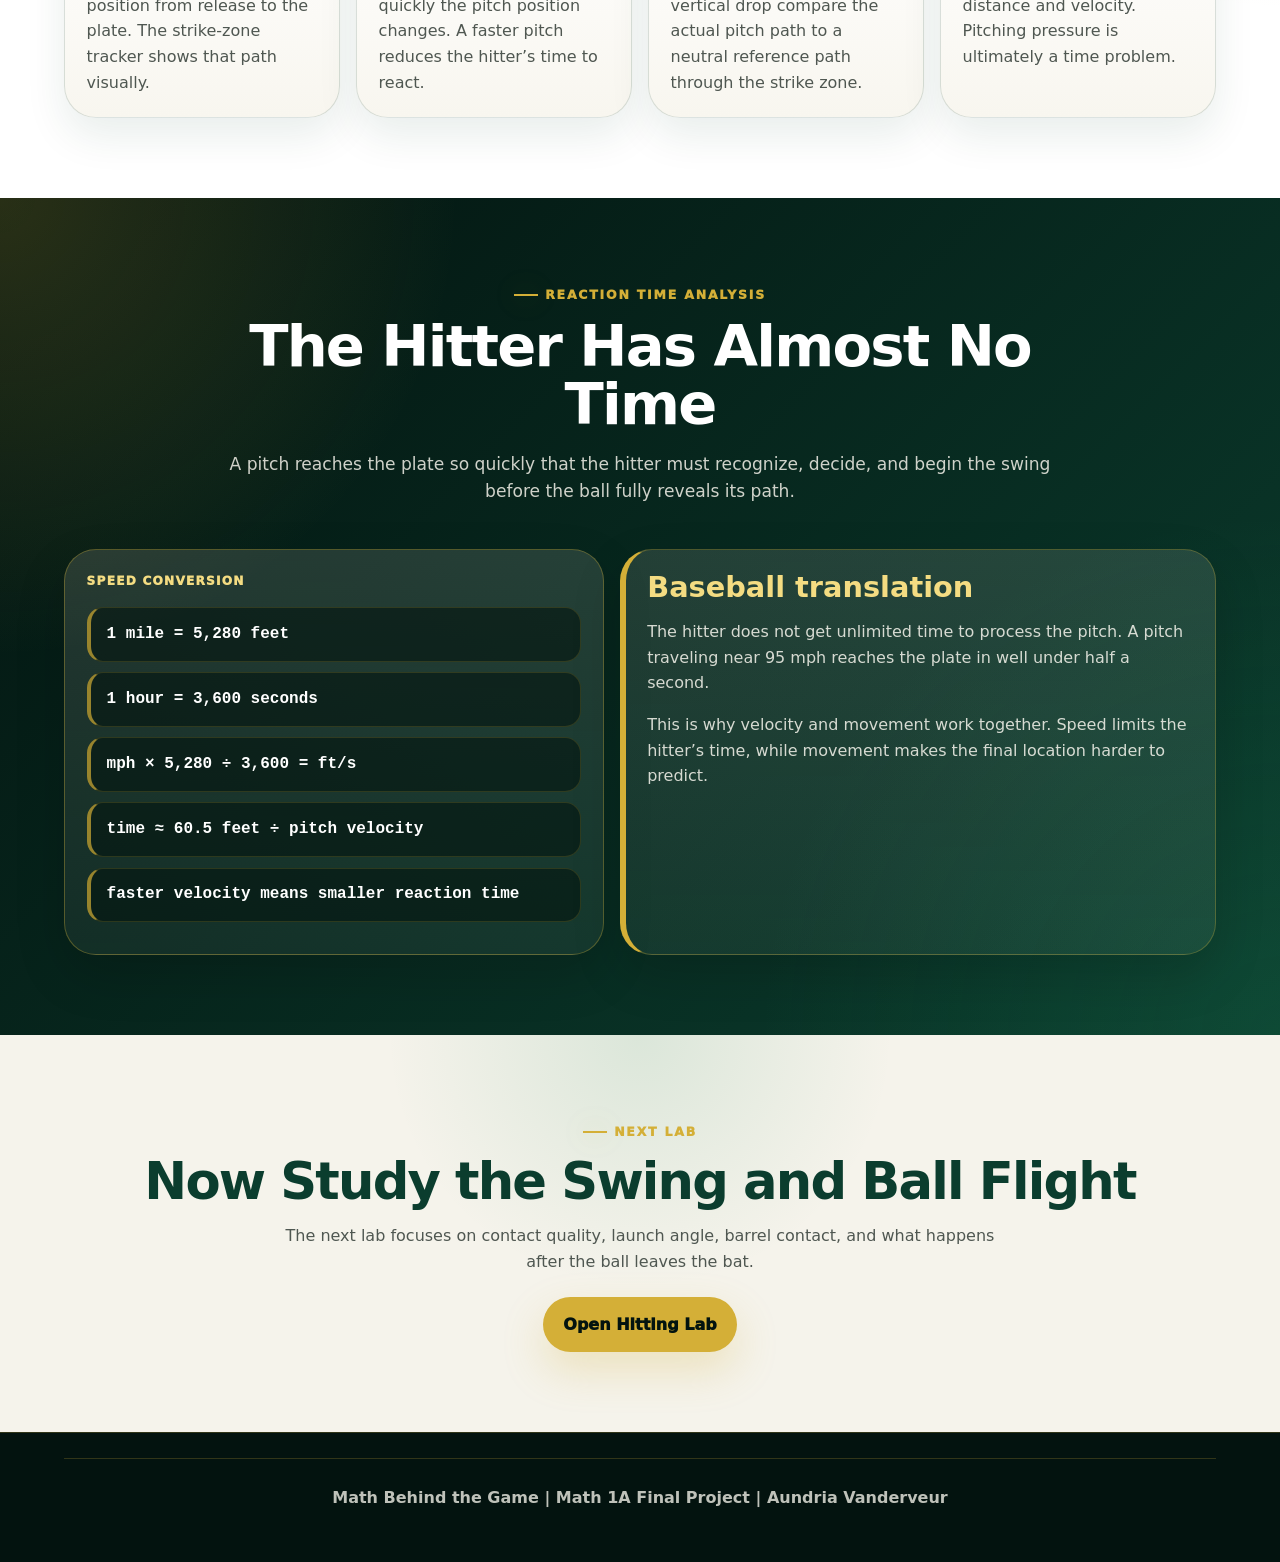
<file: pitching.html>
<!DOCTYPE html>
<html lang="en">
<head>
  <meta charset="UTF-8" />
  <meta name="viewport" content="width=device-width, initial-scale=1.0" />

  <title>Pitching Lab | Math Behind the Game</title>

  <link rel="stylesheet" href="style.css" />
</head>

<body>
  <header class="site-header">
    <nav class="navbar">
      <a href="index.html" class="logo">
        <span class="logo-mark">◆</span>
        Math Behind the Game
      </a>

      <div class="nav-links">
        <a href="index.html">Home</a>
        <a href="calculus.html">Calculus Engine</a>
        <a href="pitching.html">Pitching Lab</a>
        <a href="hitting.html">Hitting Lab</a>
        <a href="analytics.html">Analytics</a>
        <a href="model.html">The Model</a>
      </div>
    </nav>
  </header>

  <main>
    <section class="page-hero pitching-hero">
      <div class="page-hero-content">
        <p class="tagline">Lab 02 | Strike Zone Command Center</p>

        <h1>Pitching Lab</h1>

        <p>
          This lab models the pitch before contact. Choose a pitch type, adjust
          velocity, and move through release, tunnel, break, and plate phases to
          see how pitch motion changes the hitter’s reaction window.
        </p>
      </div>
    </section>

    <section class="engine-section pitch-arsenal-section">
      <div class="section-header center-header">
        <p class="eyebrow">Broadcast Pitch Lab</p>

        <h2>Track the Pitch Into the Strike Zone</h2>

        <p>
          The pitch is modeled as position changing over time. Different pitch
          types create different paths, velocity changes the reaction window, and
          the phase buttons show how deception builds before the ball reaches the plate.
        </p>
      </div>

      <div class="pitch-arsenal-grid">
        <aside class="engine-control-panel pitch-arsenal-control">
          <div class="console-topbar">
            <div>
              <span class="live-dot"></span>
              <p>Pitch Builder</p>
            </div>
            <span>Input Feed</span>
          </div>

          <div class="pitch-status-card">
            <span>Current Pitch</span>
            <h3 id="pitchTypeOutput">4-Seam Fastball</h3>
            <p id="pitchTypeDescription">
              A power pitch with high velocity, a strong tunnel look, and late ride.
            </p>
          </div>

          <div class="pitch-choice-card">
            <div class="mini-card-header">
              <span>Pitch Type</span>
              <strong>Arsenal</strong>
            </div>

            <div class="pitch-type-grid">
              <button class="pitch-type-btn active" data-pitch-type="fastball">4-Seam</button>
              <button class="pitch-type-btn" data-pitch-type="slider">Slider</button>
              <button class="pitch-type-btn" data-pitch-type="curveball">Curveball</button>
              <button class="pitch-type-btn" data-pitch-type="changeup">Changeup</button>
              <button class="pitch-type-btn" data-pitch-type="sinker">Sinker</button>
            </div>
          </div>

          <div class="engine-control-stack">
            <div class="pro-control-card">
              <div class="control-label-row">
                <label for="pitchVelocity">Pitch Velocity</label>
                <strong><span id="pitchVelocityValue">97</span> mph</strong>
              </div>

              <input
                type="range"
                id="pitchVelocity"
                min="70"
                max="102"
                value="97"
              />

              <div class="control-scale">
                <span>Off-speed</span>
                <span>Power arm</span>
              </div>
            </div>
          </div>

          <div class="phase-control-card">
            <div class="code-panel-title">
              <span>Pitch Phase</span>
              <strong><span id="pitchPhaseReadout">Release</span></strong>
            </div>

            <div class="phase-button-grid">
              <button class="pitch-phase-btn active" data-pitch-phase="release">
                <span>01</span>
                Release
              </button>

              <button class="pitch-phase-btn" data-pitch-phase="tunnel">
                <span>02</span>
                Tunnel
              </button>

              <button class="pitch-phase-btn" data-pitch-phase="break">
                <span>03</span>
                Break
              </button>

              <button class="pitch-phase-btn" data-pitch-phase="plate">
                <span>04</span>
                Plate
              </button>
            </div>
          </div>

          <div class="model-code-panel premium-formula-panel">
            <div class="code-panel-title">
              <span>Pitch Motion Model</span>
              <strong>Live System</strong>
            </div>

            <div class="formula-grid">
              <div class="formula-card">
                <strong>s(t)</strong>
                <span>pitch position</span>
              </div>

              <div class="formula-card">
                <strong>s′(t)</strong>
                <span>pitch velocity</span>
              </div>

              <div class="formula-card">
                <strong>Δx</strong>
                <span>horizontal break</span>
              </div>

              <div class="formula-card">
                <strong>Δy</strong>
                <span>vertical drop</span>
              </div>

              <div class="formula-card wide-formula-card">
                <strong>t ≈ d ÷ v</strong>
                <span>reaction window</span>
              </div>
            </div>
          </div>
        </aside>

        <section class="engine-display pitch-arsenal-main">
          <div class="broadcast-topline">
            <div>
              <span class="live-dot"></span>
              <p>Strike Zone Tracker</p>
            </div>

            <div class="broadcast-tabs">
              <span>Release</span>
              <span>Tunnel</span>
              <span>Break</span>
              <span>Plate</span>
            </div>
          </div>

          <div class="pitch-readout-strip advanced-pitch-readout">
            <div>
              <span>Velocity</span>
              <strong id="pitchSpeedOutput">97 mph</strong>
            </div>

            <div>
              <span>Feet / Second</span>
              <strong id="pitchFpsOutput">142.3 ft/s</strong>
            </div>

            <div>
              <span>Reaction Time</span>
              <strong id="pitchTimeOutput">0.43 sec</strong>
            </div>

            <div>
              <span>Movement</span>
              <strong id="pitchMovementOutput">Late ride</strong>
            </div>

            <div>
              <span>Break</span>
              <strong id="pitchBreakOutput">10 in</strong>
            </div>

            <div>
              <span>Drop</span>
              <strong id="pitchDropOutput">14 in</strong>
            </div>
          </div>

          <div class="pitchcast-info-strip">
            <div>
              <span>Live Pitch Feed</span>
              <strong id="pitchLiveLabel">4-Seam Fastball | 97 mph | 142.3 ft/s | RELEASE</strong>
            </div>

            <div>
              <span>Visual Focus</span>
              <strong id="pitchVisualFocusLabel">Focus: initial velocity and tunnel entry</strong>
            </div>
          </div>

          <div class="pitch-broadcast-shell large-zone-shell clean-zone-shell">
            <svg viewBox="0 0 980 620" class="engine-svg pitch-broadcast-svg large-zone-svg" aria-label="Large strike zone pitch tracker">
              <rect x="0" y="0" width="980" height="620" rx="34" class="svg-panel" />

              <circle cx="490" cy="318" r="255" class="large-zone-radar-ring" />
              <circle cx="490" cy="318" r="190" class="large-zone-radar-ring" />
              <circle cx="490" cy="318" r="125" class="large-zone-radar-ring" />

              <path d="M410 540 C390 405, 390 260, 410 120" class="pitch-lane-guide" />
              <path d="M490 540 C490 405, 490 260, 490 105" class="pitch-lane-guide center-guide" />
              <path d="M570 540 C590 405, 590 260, 570 120" class="pitch-lane-guide" />

              <rect x="350" y="120" width="280" height="360" rx="20" class="pitch-strike-zone large-strike-zone" />

              <line x1="443.5" y1="120" x2="443.5" y2="480" class="zone-guide-line" />
              <line x1="536.5" y1="120" x2="536.5" y2="480" class="zone-guide-line" />
              <line x1="350" y1="240" x2="630" y2="240" class="zone-guide-line" />
              <line x1="350" y1="360" x2="630" y2="360" class="zone-guide-line" />

              <circle cx="490" cy="455" r="38" class="plate-target-ring" />

              <polygon
                points="465,535 515,535 540,570 440,570"
                class="home-plate-shape large-home-plate"
              />

              <path
                id="pitchReferencePath"
                d="M490 105 C490 185, 490 300, 490 470"
                class="pitch-tunnel-reference"
              />

              <path
                id="pitchPath"
                d="M490 105 C490 185, 490 300, 490 470"
                class="pitch-path pitch-main-path"
              />

              <g class="pitch-phase-marker">
                <circle id="pitchReleaseDot" cx="490" cy="110" r="10" class="phase-dot active-phase-dot" />
                <text x="490" y="110" class="phase-number-label">1</text>
              </g>

              <g class="pitch-phase-marker">
                <circle id="pitchTunnelDot" cx="490" cy="205" r="10" class="phase-dot" />
                <text x="490" y="205" class="phase-number-label">2</text>
              </g>

              <g class="pitch-phase-marker">
                <circle id="pitchBreakDot" cx="490" cy="320" r="10" class="phase-dot" />
                <text x="490" y="320" class="phase-number-label">3</text>
              </g>

              <g class="pitch-phase-marker">
                <circle id="pitchPlateDot" cx="490" cy="455" r="10" class="phase-dot" />
                <text x="490" y="455" class="phase-number-label">4</text>
              </g>

              <circle id="pitchBall" cx="490" cy="110" r="17" class="baseball-dot large-pitch-ball" />

              <line
                id="pitchVelocityVector"
                x1="490"
                y1="110"
                x2="530"
                y2="160"
                class="velocity-vector"
              />

              <polygon
                id="pitchVelocityArrow"
                points="530,160 512,148 520,170"
                class="velocity-arrow"
              />
            </svg>
          </div>

          <div class="pitch-visual-legend">
            <div>
              <span class="pitch-legend-line gold-line"></span>
              <p><strong>Gold path</strong> actual pitch path</p>
            </div>

            <div>
              <span class="pitch-legend-line dashed-line"></span>
              <p><strong>Dashed path</strong> neutral tunnel</p>
            </div>

            <div>
              <span class="legend-dot phase-legend-dot"></span>
              <p><strong>Numbered dots</strong> selected pitch phase</p>
            </div>

            <div>
              <span class="pitch-legend-box"></span>
              <p><strong>Strike zone</strong> tracked finish location</p>
            </div>
          </div>

          <div class="motion-timeline compact-motion-timeline">
            <div class="motion-timeline-track">
              <span id="pitchTimelineRelease" class="timeline-step active">Release</span>
              <span id="pitchTimelineTunnel" class="timeline-step">Tunnel</span>
              <span id="pitchTimelineBreak" class="timeline-step">Break</span>
              <span id="pitchTimelinePlate" class="timeline-step">Plate</span>
            </div>
          </div>
        </section>

        <aside class="engine-results-panel pitch-arsenal-results">
          <div class="console-topbar">
            <div>
              <span class="live-dot"></span>
              <p>Scouting Report</p>
            </div>
            <span>Output Feed</span>
          </div>

          <div class="pitch-pressure-card">
            <span>Reaction Reality</span>
            <h3 id="pitchReactionBigOutput">Less than half a second</h3>
            <p id="pitchReactionDescription">
              A high velocity pitch reaches the plate quickly, shrinking the hitter’s decision window.
            </p>
          </div>

          <div class="analysis-stack">
            <article class="analysis-card">
              <span>Pitch Pressure</span>
              <strong id="pitchPressureOutput">High pressure</strong>
              <p id="pitchPressureExplanation">
                This pitch forces the hitter to decide quickly.
              </p>
            </article>

            <article class="analysis-card">
              <span>Movement Read</span>
              <strong id="pitchMovementCardOutput">Late ride</strong>
              <p id="pitchMovementExplanation">
                This pitch stays on a firm tunnel and finishes with useful movement.
              </p>
            </article>

            <article class="analysis-card">
              <span>Phase Meaning</span>
              <strong id="pitchPhaseMeaningTitle">Release</strong>
              <p id="pitchPhaseMeaningText">
                At release, the main idea is initial velocity and direction.
              </p>
            </article>

            <article class="analysis-card phase-meaning-card">
              <span>Calculus Read</span>
              <strong id="pitchCalculusHeadline">Pitching is position changing over time</strong>
              <p id="pitchCalculusText">
                The pitch is modeled as s(t). Its derivative, s′(t), represents velocity
                and explains how quickly the ball changes position. Break and drop show
                how the path shifts before reaching the plate.
              </p>
            </article>
          </div>
        </aside>
      </div>
    </section>

    <section class="content-section intelligence-section">
      <div class="section-header center-header">
        <p class="eyebrow">Pitching Calculus Translation</p>

        <h2>Pitch Design Is Motion Design</h2>

        <p>
          This lab connects pitch design to calculus language. A pitch type changes
          the path, velocity changes the reaction window, and the phases show how
          the hitter’s read changes over time.
        </p>
      </div>

      <div class="intelligence-grid">
        <article class="intelligence-card">
          <span>Pitch Position</span>
          <h3>s(t)</h3>
          <p>
            The baseball has a changing position from release to the plate. The
            strike-zone tracker shows that path visually.
          </p>
        </article>

        <article class="intelligence-card">
          <span>Pitch Velocity</span>
          <h3>s′(t)</h3>
          <p>
            Velocity measures how quickly the pitch position changes. A faster
            pitch reduces the hitter’s time to react.
          </p>
        </article>

        <article class="intelligence-card">
          <span>Pitch Movement</span>
          <h3>Δx and Δy</h3>
          <p>
            Horizontal break and vertical drop compare the actual pitch path to
            a neutral reference path through the strike zone.
          </p>
        </article>

        <article class="intelligence-card">
          <span>Decision Window</span>
          <h3>t ≈ d ÷ v</h3>
          <p>
            Reaction time depends on distance and velocity. Pitching pressure is
            ultimately a time problem.
          </p>
        </article>
      </div>
    </section>

    <section class="dark-lab-section pitch-proof-section">
      <div class="section-header center-header">
        <p class="eyebrow">Reaction Time Analysis</p>

        <h2>The Hitter Has Almost No Time</h2>

        <p>
          A pitch reaches the plate so quickly that the hitter must recognize,
          decide, and begin the swing before the ball fully reveals its path.
        </p>
      </div>

      <div class="optimization-grid">
        <div class="optimization-proof">
          <span>Speed Conversion</span>

          <p>1 mile = 5,280 feet</p>
          <p>1 hour = 3,600 seconds</p>
          <p>mph × 5,280 ÷ 3,600 = ft/s</p>
          <p>time ≈ 60.5 feet ÷ pitch velocity</p>
          <p>faster velocity means smaller reaction time</p>
        </div>

        <div class="optimization-explanation">
          <h3>Baseball translation</h3>

          <p>
            The hitter does not get unlimited time to process the pitch. A pitch
            traveling near 95 mph reaches the plate in well under half a second.
          </p>

          <p>
            This is why velocity and movement work together. Speed limits the
            hitter’s time, while movement makes the final location harder to predict.
          </p>
        </div>
      </div>
    </section>

    <section class="final-cta">
      <p class="eyebrow">Next Lab</p>

      <h2>Now Study the Swing and Ball Flight</h2>

      <p>
        The next lab focuses on contact quality, launch angle, barrel contact,
        and what happens after the ball leaves the bat.
      </p>

      <a href="hitting.html" class="btn primary-btn">Open Hitting Lab</a>
    </section>
  </main>

  <footer class="site-footer">
      <footer class="site-footer">
    <p>Math Behind the Game | Math 1A Final Project | Aundria Vanderveur</p>
  </footer>

  <script src="script.js"></script>
</body>
</html>
</file>
<file: style.css>
/* =========================================================
   THE MATH BEHIND THE GAME
   Calculus Powered Baseball Intelligence System
========================================================= */

/* ------------------------------
   ROOT + RESET
------------------------------ */

:root {
  --green-black: #03130f;
  --green-950: #04100d;
  --green-900: #061f18;
  --green-800: #0b2f24;
  --green-700: #0b3d2e;
  --green-600: #12613f;
  --green-500: #1f8a5b;

  --gold: #d4af37;
  --gold-soft: #f4dc82;
  --gold-muted: #a98728;

  --cream: #f5f3eb;
  --cream-2: #ebe6d8;
  --white: #ffffff;
  --charcoal: #1f2421;
  --muted: #66726b;

  --shadow-soft: 0 20px 50px rgba(0, 0, 0, 0.16);
  --shadow-heavy: 0 36px 95px rgba(0, 0, 0, 0.35);
  --gold-glow: 0 0 28px rgba(212, 175, 55, 0.38);
  --green-glow: 0 0 34px rgba(31, 138, 91, 0.28);

  --radius-md: 22px;
  --radius-lg: 32px;
  --radius-xl: 44px;

  --max-width: 1260px;
}

* {
  box-sizing: border-box;
  margin: 0;
  padding: 0;
}

html {
  scroll-behavior: smooth;
}

body {
  min-height: 100vh;
  background: var(--cream);
  color: var(--charcoal);
  font-family:
    Inter,
    ui-sans-serif,
    system-ui,
    -apple-system,
    BlinkMacSystemFont,
    "Segoe UI",
    sans-serif;
  line-height: 1.6;
}

img,
svg {
  max-width: 100%;
}

a {
  color: inherit;
  text-decoration: none;
}

button,
input {
  font: inherit;
}

button {
  cursor: pointer;
}

/* ------------------------------
   NAVIGATION
------------------------------ */

.site-header {
  position: sticky;
  top: 0;
  z-index: 1000;
  background:
    linear-gradient(135deg, rgba(3, 19, 15, 0.97), rgba(6, 31, 24, 0.95));
  border-bottom: 1px solid rgba(212, 175, 55, 0.22);
  backdrop-filter: blur(18px);
}

.navbar {
  width: min(94%, 1440px);
  min-height: 78px;
  margin: 0 auto;
  display: flex;
  align-items: center;
  justify-content: space-between;
  gap: 2rem;
}

.logo {
  display: inline-flex;
  align-items: center;
  gap: 0.65rem;
  color: var(--white);
  font-size: 1.05rem;
  font-weight: 950;
  letter-spacing: 0.2px;
}

.logo-mark {
  color: var(--gold);
  text-shadow: var(--gold-glow);
}

.nav-links {
  display: flex;
  align-items: center;
  justify-content: flex-end;
  gap: 0.35rem;
  flex-wrap: wrap;
}

.nav-links a {
  color: rgba(245, 243, 235, 0.82);
  font-size: 0.9rem;
  font-weight: 850;
  padding: 0.72rem 0.9rem;
  border-radius: 999px;
  transition: all 0.22s ease;
}

.nav-links a:hover,
.nav-links a.active {
  color: var(--green-black);
  background: var(--gold);
  box-shadow: 0 0 24px rgba(212, 175, 55, 0.32);
}

/* ------------------------------
   REUSABLE
------------------------------ */

.eyebrow,
.section-kicker,
.tagline {
  display: inline-flex;
  align-items: center;
  gap: 0.45rem;
  color: var(--gold);
  font-size: 0.78rem;
  font-weight: 950;
  text-transform: uppercase;
  letter-spacing: 1.8px;
  margin-bottom: 0.8rem;
}

.eyebrow::before,
.section-kicker::before,
.tagline::before {
  content: "";
  width: 24px;
  height: 2px;
  background: var(--gold);
  box-shadow: var(--gold-glow);
}

.section-header {
  width: min(100%, 880px);
  margin-bottom: 2.7rem;
}

.center-header {
  margin-left: auto;
  margin-right: auto;
  text-align: center;
}

.center-header .eyebrow,
.center-header .section-kicker {
  justify-content: center;
}

.section-header h2 {
  color: var(--green-700);
  font-size: clamp(2.2rem, 4.5vw, 4rem);
  line-height: 1.02;
  letter-spacing: -1.8px;
  margin-bottom: 1rem;
}

.section-header p:not(.eyebrow):not(.section-kicker) {
  color: #4d554f;
  font-size: 1.07rem;
}

.btn {
  min-height: 48px;
  display: inline-flex;
  align-items: center;
  justify-content: center;
  border-radius: 999px;
  padding: 0.85rem 1.2rem;
  border: 1px solid transparent;
  font-weight: 950;
  transition: all 0.22s ease;
}

.primary-btn {
  background: var(--gold);
  color: var(--green-black);
  box-shadow: 0 18px 42px rgba(212, 175, 55, 0.25);
}

.primary-btn:hover {
  transform: translateY(-3px);
  box-shadow: 0 26px 58px rgba(212, 175, 55, 0.38);
}

.secondary-btn {
  background: rgba(245, 243, 235, 0.08);
  color: var(--white);
  border-color: rgba(245, 243, 235, 0.22);
}

.secondary-btn:hover {
  transform: translateY(-3px);
  background: rgba(245, 243, 235, 0.14);
  border-color: rgba(212, 175, 55, 0.42);
}

/* ------------------------------
   ADVANCED HOME HERO
------------------------------ */

.hero {
  position: relative;
  overflow: hidden;
  display: grid;
  grid-template-columns: 1.02fr 0.98fr;
  align-items: center;
  gap: 2rem;
  min-height: calc(100vh - 78px);
  padding: 5rem 5%;
  background:
    radial-gradient(circle at 18% 18%, rgba(212, 175, 55, 0.21), transparent 28%),
    radial-gradient(circle at 83% 20%, rgba(31, 138, 91, 0.25), transparent 36%),
    radial-gradient(circle at 70% 90%, rgba(212, 175, 55, 0.13), transparent 31%),
    linear-gradient(135deg, var(--green-black) 0%, var(--green-900) 45%, var(--green-700) 100%);
}

.advanced-hero {
  min-height: calc(100vh - 78px);
}

.hero-bg-grid,
.page-hero::before {
  position: absolute;
  inset: 0;
  background-image:
    linear-gradient(rgba(245, 243, 235, 0.045) 1px, transparent 1px),
    linear-gradient(90deg, rgba(245, 243, 235, 0.045) 1px, transparent 1px);
  background-size: 48px 48px;
  mask-image: linear-gradient(to bottom, black, transparent 96%);
  pointer-events: none;
}

.hero::after {
  content: "";
  position: absolute;
  width: 760px;
  height: 760px;
  right: -380px;
  bottom: -390px;
  border-radius: 50%;
  border: 1px solid rgba(212, 175, 55, 0.22);
  box-shadow:
    inset 0 0 90px rgba(212, 175, 55, 0.08),
    0 0 80px rgba(31, 138, 91, 0.08);
}

.hero-content,
.hero-visual {
  position: relative;
  z-index: 2;
}

.hero-content {
  max-width: 800px;
}

.hero h1 {
  color: var(--white);
  font-size: clamp(3.3rem, 7.2vw, 7rem);
  line-height: 0.9;
  letter-spacing: -4.5px;
  margin-bottom: 1.45rem;
}

.hero h1 span {
  display: block;
  color: var(--gold-soft);
  text-shadow: 0 0 38px rgba(212, 175, 55, 0.2);
}

.hero-description {
  max-width: 730px;
  color: rgba(245, 243, 235, 0.87);
  font-size: clamp(1rem, 1.45vw, 1.18rem);
  margin-bottom: 1.7rem;
}

.hero-actions {
  display: flex;
  flex-wrap: wrap;
  gap: 0.9rem;
  margin-bottom: 1.8rem;
}

.hero-metrics {
  display: grid;
  grid-template-columns: repeat(3, 1fr);
  gap: 0.85rem;
  max-width: 760px;
}

.hero-metrics div,
.hero-broadcast-score div,
.hero-broadcast-readout div {
  background: rgba(245, 243, 235, 0.08);
  border: 1px solid rgba(212, 175, 55, 0.24);
  border-radius: var(--radius-md);
  padding: 1rem;
  box-shadow: inset 0 0 28px rgba(245, 243, 235, 0.02);

  display: flex;
  flex-direction: column;
  justify-content: center;
  align-items: center;
  text-align: center;
}

.hero-metrics span,
.scoreboard-main span,
.broadcast-stat-ribbon span,
.engine-stat-ribbon span,
.analysis-card span,
.preview-output-grid span,
.metric-tile span,
.analytics-thesis-card span,
.analytics-mini-stack span,
.scouting-card span,
.flow-card span,
.source-card span,
.hero-broadcast-score span,
.hero-broadcast-readout span,
.gamecast-score-strip span,
.gamecast-live-readout span,
.optimization-score-card span,
.grade-row span,
.scenario-card span,
.intelligence-card span,
.field-preview-copy span,
.spray-readout-card span,
.spray-mini-metrics span {
  display: block;
  color: var(--gold-soft);
  font-size: 0.72rem;
  font-weight: 950;
  text-transform: uppercase;
  letter-spacing: 1px;
  margin-bottom: 0.3rem;
}

.hero-broadcast-score span,
.hero-broadcast-readout span,
.hero-metrics span {
  text-align: center;
  line-height: 1.15;
}

.hero-metrics strong,
.scoreboard-main strong,
.broadcast-stat-ribbon strong,
.engine-stat-ribbon strong,
.analysis-card strong,
.preview-output-grid strong,
.metric-tile strong,
.analytics-mini-stack strong,
.scouting-card strong,
.hero-broadcast-score strong,
.hero-broadcast-readout strong,
.gamecast-score-strip strong,
.gamecast-live-readout strong,
.optimization-score-card strong,
.grade-row strong,
.spray-mini-metrics strong {
  color: var(--white);
  font-size: 1rem;
}

.hero-broadcast-score strong,
.hero-broadcast-readout strong,
.hero-metrics strong {
  text-align: center;
  line-height: 1.2;
}

.broadcast-hero-card {
  background:
    linear-gradient(180deg, rgba(245, 243, 235, 0.13), rgba(245, 243, 235, 0.055));
  border: 1px solid rgba(212, 175, 55, 0.36);
  border-radius: var(--radius-xl);
  padding: 1.2rem;
  box-shadow: var(--shadow-heavy);
  backdrop-filter: blur(18px);
}

.hero-broadcast-score,
.hero-broadcast-readout {
  display: grid;
  grid-template-columns: repeat(3, 1fr);
  gap: 0.75rem;
  margin-bottom: 1rem;
}

.hero-broadcast-readout {
  margin-top: 1rem;
  margin-bottom: 0;
}

.hero-mini-field {
  border: 1px solid rgba(212, 175, 55, 0.25);
  border-radius: 30px;
  overflow: hidden;
  background: rgba(3, 19, 15, 0.72);
}

/* ------------------------------
   TOP BARS
------------------------------ */

.scoreboard-top,
.console-topbar {
  display: flex;
  align-items: center;
  justify-content: space-between;
  gap: 1rem;
  background: rgba(3, 19, 15, 0.66);
  border: 1px solid rgba(212, 175, 55, 0.2);
  border-radius: 22px;
  padding: 0.85rem 1rem;
  margin-bottom: 1rem;
}

.scoreboard-top div,
.console-topbar div {
  display: flex;
  align-items: center;
  gap: 0.5rem;
}

.scoreboard-top p,
.console-topbar p,
.console-topbar span {
  color: rgba(245, 243, 235, 0.9);
  font-size: 0.78rem;
  font-weight: 950;
  text-transform: uppercase;
  letter-spacing: 1.1px;
}

.live-dot {
  width: 10px;
  height: 10px;
  display: inline-block;
  background: var(--gold);
  border-radius: 50%;
  box-shadow: 0 0 18px rgba(212, 175, 55, 0.95);
}

/* ------------------------------
   SVG LANGUAGE
------------------------------ */

.hero-svg,
.preview-svg,
.engine-svg,
.gamecast-svg,
.field-map-svg {
  width: 100%;
  display: block;
}

.svg-panel {
  fill: rgba(3, 19, 15, 0.9);
}

.svg-grid line {
  stroke: rgba(245, 243, 235, 0.08);
  stroke-width: 1;
}

.axis-line {
  stroke: rgba(245, 243, 235, 0.36);
  stroke-width: 2;
}

.hero-arc,
.trajectory-path {
  fill: none;
  stroke: var(--gold);
  stroke-width: 5;
  stroke-linecap: round;
  filter: drop-shadow(0 0 14px rgba(212, 175, 55, 0.82));
  transition: all 0.24s ease;
}

.pitch-path {
  fill: none;
  stroke: rgba(245, 243, 235, 0.84);
  stroke-width: 4;
  stroke-linecap: round;
  stroke-dasharray: 8 8;
  filter: drop-shadow(0 0 10px rgba(245, 243, 235, 0.45));
  transition: all 0.28s ease;
}

.spray-lane {
  fill: none;
  stroke: rgba(244, 220, 130, 0.72);
  stroke-width: 3;
  stroke-linecap: round;
  stroke-dasharray: 10 8;
  filter: drop-shadow(0 0 12px rgba(212, 175, 55, 0.5));
  transition: all 0.28s ease;
}

.center-reference-line {
  stroke: rgba(245, 243, 235, 0.58);
  stroke-width: 3;
  stroke-linecap: round;
  stroke-dasharray: 8 8;
  filter: drop-shadow(0 0 8px rgba(245, 243, 235, 0.22));
}

.tangent-line {
  stroke: rgba(255, 255, 255, 0.9);
  stroke-width: 4;
  stroke-linecap: round;
  filter: drop-shadow(0 0 12px rgba(255, 255, 255, 0.55));
  transition: all 0.24s ease;
}

.hero-vector,
.velocity-vector {
  stroke: var(--gold-soft);
  stroke-width: 4;
  stroke-linecap: round;
  filter: drop-shadow(0 0 12px rgba(212, 175, 55, 0.74));
  transition: all 0.24s ease;
}

.hero-vector-arrow,
.velocity-arrow {
  fill: var(--gold-soft);
  filter: drop-shadow(0 0 12px rgba(212, 175, 55, 0.74));
  transition: all 0.24s ease;
}

.hero-gravity,
.acceleration-vector {
  stroke: rgba(255, 255, 255, 0.9);
  stroke-width: 4;
  stroke-linecap: round;
  stroke-dasharray: 9 7;
  filter: drop-shadow(0 0 10px rgba(255, 255, 255, 0.55));
  transition: all 0.24s ease;
}

.hero-gravity-arrow,
.acceleration-arrow {
  fill: rgba(255, 255, 255, 0.92);
  transition: all 0.24s ease;
}

.baseball-dot {
  fill: var(--white);
  stroke: var(--gold);
  stroke-width: 4;
  filter: drop-shadow(0 0 16px rgba(212, 175, 55, 0.95));
  transition: all 0.24s ease;
}

.gold-dot {
  fill: var(--gold);
  stroke: var(--gold-soft);
  stroke-width: 2;
  filter: drop-shadow(0 0 12px rgba(212, 175, 55, 0.86));
  transition: all 0.24s ease;
}

.plate-svg {
  fill: rgba(245, 243, 235, 0.18);
  stroke: var(--gold);
  stroke-width: 3;
  filter: drop-shadow(0 0 10px rgba(212, 175, 55, 0.55));
}

.strike-zone {
  fill: rgba(245, 243, 235, 0.035);
  stroke: rgba(245, 243, 235, 0.58);
  stroke-width: 3;
  stroke-dasharray: 9 7;
  filter: drop-shadow(0 0 10px rgba(245, 243, 235, 0.22));
}

.svg-label {
  fill: rgba(245, 243, 235, 0.82);
  font-size: 14px;
  font-weight: 850;
  letter-spacing: 0.4px;
}

.field-grass {
  fill: rgba(31, 138, 91, 0.22);
  stroke: rgba(212, 175, 55, 0.35);
  stroke-width: 3;
}

.field-infield {
  fill: rgba(212, 175, 55, 0.18);
  stroke: rgba(245, 243, 235, 0.25);
  stroke-width: 2;
}

.foul-line {
  stroke: rgba(245, 243, 235, 0.5);
  stroke-width: 3;
  stroke-dasharray: 6 6;
}

.outfield-wall {
  fill: none;
  stroke: var(--gold);
  stroke-width: 5;
  stroke-linecap: round;
  filter: drop-shadow(0 0 12px rgba(212, 175, 55, 0.55));
}

.landing-zone {
  fill: rgba(212, 175, 55, 0.18);
  stroke: var(--gold);
  stroke-width: 3;
  filter: drop-shadow(0 0 18px rgba(212, 175, 55, 0.5));
  transition: all 0.28s ease;
}

.contact-flash {
  fill: rgba(212, 175, 55, 0.22);
  stroke: var(--gold);
  stroke-width: 3;
  filter: drop-shadow(0 0 18px rgba(212, 175, 55, 0.7));
}

#homePreviewLabel {
  display: none;
}

/* ------------------------------
   GAMECAST HOMEPAGE
------------------------------ */

.gamecast-section {
  position: relative;
  padding: 5rem 3.5%;
  background:
    radial-gradient(circle at top left, rgba(212, 175, 55, 0.15), transparent 31%),
    radial-gradient(circle at bottom right, rgba(31, 138, 91, 0.14), transparent 35%),
    linear-gradient(135deg, var(--cream), var(--cream-2));
}

.gamecast-section::before,
.engine-section::before {
  content: "";
  position: absolute;
  inset: 0;
  background-image:
    linear-gradient(rgba(11, 61, 46, 0.045) 1px, transparent 1px),
    linear-gradient(90deg, rgba(11, 61, 46, 0.045) 1px, transparent 1px);
  background-size: 48px 48px;
  pointer-events: none;
}

.gamecast-section > *,
.engine-section > * {
  position: relative;
  z-index: 2;
}

.gamecast-grid {
  width: min(100%, 1600px);
  margin: 0 auto;
  display: grid;
  grid-template-columns: 0.76fr 1.55fr 0.82fr;
  gap: 1rem;
  align-items: stretch;
}

.gamecast-control-panel,
.gamecast-main-panel,
.gamecast-analysis-panel,
.command-control-panel,
.broadcast-dashboard,
.engine-control-panel,
.engine-display,
.engine-results-panel,
.analytics-panel,
.analytics-main-panel,
.spray-control-panel,
.spray-map-panel,
.spray-analysis-panel {
  background:
    radial-gradient(circle at top left, rgba(212, 175, 55, 0.12), transparent 32%),
    linear-gradient(145deg, var(--green-black), var(--green-700));
  border: 1px solid rgba(212, 175, 55, 0.36);
  border-radius: var(--radius-xl);
  padding: 1.15rem;
  box-shadow: var(--shadow-heavy);
  overflow: hidden;
}

.scenario-card,
.analytics-thesis-card,
.spray-readout-card {
  background:
    linear-gradient(180deg, rgba(245, 243, 235, 0.14), rgba(245, 243, 235, 0.06));
  border: 1px solid rgba(212, 175, 55, 0.26);
  border-radius: 24px;
  padding: 1.2rem;
  margin-bottom: 1rem;
}

.scenario-card h3,
.analytics-thesis-card h3,
.spray-readout-card h3 {
  color: var(--white);
  font-size: 1.35rem;
  line-height: 1.12;
  margin-bottom: 0.75rem;
}

.scenario-card p,
.analytics-thesis-card p,
.spray-readout-card p {
  color: rgba(245, 243, 235, 0.8);
}

.choice-group {
  margin-bottom: 1rem;
}

.choice-label {
  color: var(--gold-soft);
  font-size: 0.74rem;
  font-weight: 950;
  text-transform: uppercase;
  letter-spacing: 1.2px;
  margin-bottom: 0.55rem;
}

.choice-buttons {
  display: grid;
  grid-template-columns: repeat(3, 1fr);
  gap: 0.45rem;
}

.two-choice-buttons {
  grid-template-columns: repeat(2, 1fr);
}

.choice-btn,
.spray-btn {
  border: 1px solid rgba(212, 175, 55, 0.24);
  background: rgba(245, 243, 235, 0.07);
  color: rgba(245, 243, 235, 0.82);
  border-radius: 999px;
  padding: 0.68rem 0.6rem;
  font-size: 0.78rem;
  font-weight: 950;
  transition: all 0.22s ease;
}

.choice-btn:hover,
.spray-btn:hover {
  background: rgba(245, 243, 235, 0.13);
  transform: translateY(-2px);
}

.choice-btn.active,
.spray-btn.active {
  background: var(--gold);
  color: var(--green-black);
  border-color: var(--gold);
  box-shadow: 0 0 22px rgba(212, 175, 55, 0.32);
}

.gamecast-math-panel {
  margin-top: 1.1rem;
}

.gamecast-score-strip {
  display: grid;
  grid-template-columns: repeat(7, 1fr);
  gap: 0.72rem;
  margin-bottom: 1rem;
  align-items: stretch;
}

.gamecast-score-strip div {
  background:
    linear-gradient(180deg, rgba(245, 243, 235, 0.13), rgba(245, 243, 235, 0.06));
  border: 1px solid rgba(212, 175, 55, 0.22);
  border-radius: 20px;
  padding: 1rem 0.8rem;
  min-height: 94px;

  display: flex;
  flex-direction: column;
  justify-content: center;
  align-items: center;
  text-align: center;
}

.gamecast-score-strip span {
  text-align: center;
  line-height: 1.15;
  margin-bottom: 0.45rem;
}

.gamecast-score-strip strong {
  font-size: clamp(0.82rem, 1.2vw, 1.1rem);
  text-align: center;
  line-height: 1.2;
}

.gamecast-live-readout {
  display: grid;
  grid-template-columns: 1.2fr 0.8fr;
  gap: 0.72rem;
  margin-bottom: 1rem;
}

.gamecast-live-readout div {
  background:
    linear-gradient(180deg, rgba(245, 243, 235, 0.11), rgba(245, 243, 235, 0.045));
  border: 1px solid rgba(212, 175, 55, 0.22);
  border-left: 5px solid var(--gold);
  border-radius: 18px;
  padding: 0.95rem 1rem;
}

.gamecast-live-readout span {
  margin-bottom: 0.35rem;
}

.gamecast-live-readout strong {
  display: block;
  color: var(--white);
  font-size: clamp(0.88rem, 1.25vw, 1.05rem);
  line-height: 1.25;
}

.gamecast-visual-shell {
  position: relative;
  overflow: hidden;
  border: 1px solid rgba(212, 175, 55, 0.25);
  border-radius: 30px;
  background:
    radial-gradient(circle at 50% 50%, rgba(212, 175, 55, 0.08), transparent 38%),
    rgba(3, 19, 15, 0.82);
  box-shadow:
    inset 0 0 70px rgba(212, 175, 55, 0.04),
    0 22px 48px rgba(0, 0, 0, 0.22);
}

.gamecast-visual-shell::before {
  content: "LIVE GAMECAST";
  position: absolute;
  top: 1rem;
  right: 1.3rem;
  color: rgba(245, 243, 235, 0.09);
  font-size: clamp(1.4rem, 3vw, 3.2rem);
  font-weight: 950;
  letter-spacing: 1px;
  z-index: 1;
  pointer-events: none;
}

.gamecast-visual-shell svg {
  position: relative;
  z-index: 2;
}

.gamecast-legend {
  display: grid;
  grid-template-columns: repeat(3, 1fr);
  gap: 0.7rem;
  margin-top: 1rem;
}

.legend-item {
  display: flex;
  align-items: center;
  gap: 0.7rem;
  background: rgba(3, 19, 15, 0.58);
  border: 1px solid rgba(212, 175, 55, 0.18);
  border-radius: 18px;
  padding: 0.85rem;
  min-height: 72px;
}

.legend-item p {
  color: rgba(245, 243, 235, 0.78);
  font-size: 0.8rem;
  line-height: 1.25;
}

.legend-item strong {
  display: block;
  color: var(--gold-soft);
  font-size: 0.75rem;
  text-transform: uppercase;
  letter-spacing: 0.8px;
  margin-bottom: 0.18rem;
}

.legend-swatch {
  width: 42px;
  min-width: 42px;
  height: 18px;
  display: inline-block;
  position: relative;
}

.solid-gold::before {
  content: "";
  position: absolute;
  left: 0;
  top: 8px;
  width: 42px;
  height: 4px;
  background: var(--gold);
  border-radius: 999px;
  box-shadow: var(--gold-glow);
}

.dashed-gold::before {
  content: "";
  position: absolute;
  left: 0;
  top: 8px;
  width: 42px;
  border-top: 3px dashed var(--gold-soft);
}

.dashed-white::before {
  content: "";
  position: absolute;
  left: 0;
  top: 8px;
  width: 42px;
  border-top: 3px dashed rgba(245, 243, 235, 0.82);
}

.landing-dot::before {
  content: "";
  position: absolute;
  left: 12px;
  top: 1px;
  width: 16px;
  height: 16px;
  border-radius: 50%;
  background: var(--white);
  border: 3px solid var(--gold);
  box-shadow: 0 0 14px rgba(212, 175, 55, 0.9);
}

.contact-box::before {
  content: "";
  position: absolute;
  left: 7px;
  top: 1px;
  width: 28px;
  height: 16px;
  border: 2px dashed rgba(245, 243, 235, 0.8);
  border-radius: 5px;
}

.contact-ring::before {
  content: "";
  position: absolute;
  left: 11px;
  top: 0;
  width: 18px;
  height: 18px;
  border-radius: 50%;
  border: 3px solid var(--gold);
  background: rgba(212, 175, 55, 0.15);
  box-shadow: 0 0 12px rgba(212, 175, 55, 0.6);
}

.optimization-score-card {
  background:
    linear-gradient(180deg, rgba(245, 243, 235, 0.15), rgba(245, 243, 235, 0.07));
  border: 1px solid rgba(212, 175, 55, 0.42);
  border-radius: 28px;
  padding: 1.2rem;
  margin-bottom: 1rem;
  box-shadow:
    inset 0 0 40px rgba(212, 175, 55, 0.06),
    0 0 25px rgba(212, 175, 55, 0.1);
}

.optimization-score-card strong {
  display: block;
  font-size: clamp(3rem, 5vw, 5rem);
  line-height: 0.95;
  color: var(--gold-soft);
  letter-spacing: -2px;
  margin: 0.4rem 0;
  text-shadow: var(--gold-glow);
}

.optimization-score-card p {
  color: rgba(245, 243, 235, 0.82);
  font-weight: 850;
  margin-bottom: 1rem;
}

.score-meter {
  width: 100%;
  height: 12px;
  background: rgba(245, 243, 235, 0.12);
  border: 1px solid rgba(212, 175, 55, 0.24);
  border-radius: 999px;
  overflow: hidden;
}

.score-fill {
  width: 91%;
  height: 100%;
  background:
    linear-gradient(90deg, var(--green-500), var(--gold));
  border-radius: 999px;
  box-shadow: 0 0 18px rgba(212, 175, 55, 0.6);
  transition: width 0.28s ease;
}

.grade-stack {
  display: grid;
  gap: 0.72rem;
  margin-bottom: 1rem;
}

.grade-row {
  display: flex;
  justify-content: space-between;
  align-items: center;
  gap: 0.8rem;
  background: rgba(3, 19, 15, 0.58);
  border: 1px solid rgba(212, 175, 55, 0.18);
  border-radius: 18px;
  padding: 0.9rem 1rem;
}

.grade-row span {
  margin-bottom: 0;
}

.grade-row strong {
  color: var(--gold-soft);
  font-size: 1.5rem;
}

.game-analysis-card {
  min-height: 190px;
}

/* ------------------------------
   INTERACTIVE SPRAY CHART
------------------------------ */

.spray-chart-dashboard {
  width: min(100%, 1580px);
  margin: 0 auto;
  display: grid;
  grid-template-columns: 0.82fr 1.5fr 0.82fr;
  gap: 1rem;
  align-items: stretch;
}

.spray-type-grid {
  display: grid;
  grid-template-columns: 1fr;
  gap: 0.55rem;
}

.spray-btn {
  border-radius: 18px;
  text-align: left;
  padding: 0.82rem 1rem;
}

.spray-mini-metrics {
  display: grid;
  gap: 0.7rem;
}

.spray-mini-metrics div {
  background: rgba(3, 19, 15, 0.58);
  border: 1px solid rgba(212, 175, 55, 0.18);
  border-radius: 18px;
  padding: 0.9rem 1rem;
}

.spray-mini-metrics strong {
  color: var(--gold-soft);
  font-size: 1.2rem;
}

.interactive-field-card {
  padding: 0;
  overflow: hidden;
}

.spray-analysis-card {
  min-height: 158px;
}

/* ------------------------------
   BROADCAST / ENGINE PANELS
------------------------------ */

.broadcast-topline {
  display: flex;
  justify-content: space-between;
  align-items: center;
  gap: 1rem;
  background: rgba(3, 19, 15, 0.72);
  border: 1px solid rgba(212, 175, 55, 0.22);
  border-radius: 24px;
  padding: 0.9rem 1rem;
  margin-bottom: 1rem;
}

.broadcast-topline div:first-child {
  display: flex;
  align-items: center;
  gap: 0.55rem;
}

.broadcast-topline p {
  color: rgba(245, 243, 235, 0.9);
  font-size: 0.78rem;
  font-weight: 950;
  text-transform: uppercase;
  letter-spacing: 1.2px;
}

.broadcast-tabs {
  display: flex;
  gap: 0.4rem;
  flex-wrap: wrap;
  justify-content: flex-end;
}

.broadcast-tabs span {
  color: rgba(245, 243, 235, 0.82);
  font-size: 0.7rem;
  font-weight: 950;
  text-transform: uppercase;
  letter-spacing: 0.8px;
  border: 1px solid rgba(212, 175, 55, 0.24);
  background: rgba(245, 243, 235, 0.06);
  border-radius: 999px;
  padding: 0.45rem 0.65rem;
}

.broadcast-tabs span:first-child {
  background: var(--gold);
  color: var(--green-black);
}

.broadcast-stat-ribbon,
.engine-stat-ribbon {
  display: grid;
  grid-template-columns: repeat(3, 1fr);
  gap: 0.8rem;
  margin-bottom: 1rem;
}

.engine-stat-ribbon {
  grid-template-columns: repeat(4, 1fr);
}

.broadcast-stat-ribbon div,
.engine-stat-ribbon div {
  background:
    linear-gradient(180deg, rgba(245, 243, 235, 0.13), rgba(245, 243, 235, 0.06));
  border: 1px solid rgba(212, 175, 55, 0.22);
  border-radius: 20px;
  padding: 1rem 0.8rem;
  min-height: 94px;

  display: flex;
  flex-direction: column;
  justify-content: center;
  align-items: center;
  text-align: center;
}

.broadcast-stat-ribbon span,
.engine-stat-ribbon span {
  text-align: center;
  margin-bottom: 0.4rem;
  line-height: 1.15;
}

.broadcast-stat-ribbon strong,
.engine-stat-ribbon strong {
  font-size: clamp(1rem, 2vw, 1.25rem);
  text-align: center;
  line-height: 1.2;
}

.broadcast-visual-shell,
.engine-visual-shell,
.analytics-visual-shell {
  position: relative;
  overflow: hidden;
  border: 1px solid rgba(212, 175, 55, 0.25);
  border-radius: 30px;
  background:
    radial-gradient(circle at 50% 50%, rgba(212, 175, 55, 0.08), transparent 38%),
    rgba(3, 19, 15, 0.82);
  box-shadow:
    inset 0 0 70px rgba(212, 175, 55, 0.04),
    0 22px 48px rgba(0, 0, 0, 0.22);
}

.broadcast-visual-shell::before,
.engine-visual-shell::before,
.analytics-visual-shell::before {
  content: "BALL FLIGHT ENGINE";
  position: absolute;
  top: 1rem;
  right: 1.3rem;
  color: rgba(245, 243, 235, 0.12);
  font-size: clamp(1.4rem, 3vw, 3rem);
  font-weight: 950;
  letter-spacing: 1px;
  z-index: 1;
  pointer-events: none;
}

.engine-visual-shell::before {
  content: "CALCULUS ENGINE";
}

.pitch-visual-shell::before {
  content: "PITCH TRACKING MODEL";
}

.hit-visual-shell::before {
  content: "HITTING FLIGHT MODEL";
}

.analytics-visual-shell::before {
  content: "FINAL CALCULUS MAP";
}

.broadcast-visual-shell svg,
.engine-visual-shell svg,
.analytics-visual-shell svg {
  position: relative;
  z-index: 2;
}

/* ------------------------------
   PAGE HERO
------------------------------ */

.page-hero {
  position: relative;
  overflow: hidden;
  padding: 5rem 5%;
  background:
    radial-gradient(circle at top left, rgba(212, 175, 55, 0.18), transparent 30%),
    radial-gradient(circle at bottom right, rgba(31, 138, 91, 0.22), transparent 36%),
    linear-gradient(135deg, var(--green-black), var(--green-700));
  color: var(--white);
}

.page-hero-content {
  position: relative;
  z-index: 2;
  width: min(100%, 980px);
  margin: 0 auto;
  text-align: center;
}

.page-hero h1 {
  font-size: clamp(3rem, 6vw, 5.6rem);
  line-height: 0.95;
  letter-spacing: -3px;
  margin-bottom: 1rem;
}

.page-hero p:not(.tagline) {
  color: rgba(245, 243, 235, 0.86);
  font-size: 1.1rem;
}

/* ------------------------------
   ENGINE PAGES
------------------------------ */

.engine-section {
  position: relative;
  padding: 5rem 3.5%;
  background:
    radial-gradient(circle at top right, rgba(212, 175, 55, 0.13), transparent 30%),
    radial-gradient(circle at bottom left, rgba(31, 138, 91, 0.12), transparent 34%),
    linear-gradient(135deg, var(--cream), var(--cream-2));
}

.engine-command-grid,
.pitching-command-grid,
.hitting-command-grid {
  width: min(100%, 1540px);
  margin: 0 auto;
  display: grid;
  grid-template-columns: 0.72fr 1.45fr 0.78fr;
  gap: 1rem;
  align-items: stretch;
}

.engine-control-panel,
.engine-display,
.engine-results-panel {
  border-radius: 34px;
}

.engine-display {
  min-width: 0;
}

.engine-results-panel .console-topbar,
.engine-control-panel .console-topbar {
  margin-bottom: 1rem;
}

.engine-svg {
  min-height: 420px;
}

.analysis-stack {
  display: grid;
  gap: 0.85rem;
}

.analysis-card,
.scouting-card {
  background:
    linear-gradient(180deg, rgba(245, 243, 235, 0.13), rgba(245, 243, 235, 0.06));
  border: 1px solid rgba(212, 175, 55, 0.22);
  border-radius: 20px;
  padding: 1rem;
  min-height: 110px;
  position: relative;
  overflow: hidden;
}

.analysis-card::before,
.scouting-card::before {
  content: "";
  position: absolute;
  width: 110px;
  height: 110px;
  right: -60px;
  top: -60px;
  border-radius: 50%;
  background: rgba(212, 175, 55, 0.11);
}

.analysis-card strong,
.scouting-card strong {
  display: block;
  font-size: 1.25rem;
  margin-bottom: 0.35rem;
  position: relative;
  z-index: 2;
}

.analysis-card span,
.analysis-card p,
.scouting-card span,
.scouting-card p {
  position: relative;
  z-index: 2;
}

.analysis-card p,
.scouting-card p {
  color: rgba(245, 243, 235, 0.78);
  font-size: 0.88rem;
}

.elite-contact {
  border-color: rgba(212, 175, 55, 0.72);
  box-shadow:
    inset 0 0 36px rgba(212, 175, 55, 0.08),
    0 0 26px rgba(212, 175, 55, 0.13);
}

.warning-contact {
  border-color: rgba(244, 220, 130, 0.48);
}

.weak-contact {
  border-color: rgba(245, 243, 235, 0.24);
}

/* ------------------------------
   CONTROLS / FORMULA PANELS
------------------------------ */

.control-stack,
.engine-control-stack {
  display: grid;
  gap: 1rem;
}

.pro-control-card {
  background:
    linear-gradient(180deg, rgba(245, 243, 235, 0.12), rgba(245, 243, 235, 0.055));
  border: 1px solid rgba(212, 175, 55, 0.26);
  border-radius: 24px;
  padding: 1.1rem;
  box-shadow: inset 0 0 34px rgba(212, 175, 55, 0.035);
}

.control-label-row {
  display: flex;
  justify-content: space-between;
  gap: 1rem;
  align-items: center;
  margin-bottom: 0.9rem;
}

.control-label-row label {
  color: rgba(245, 243, 235, 0.9);
  font-weight: 950;
  letter-spacing: 0.2px;
}

.control-label-row strong {
  color: var(--gold-soft);
  font-size: 1.1rem;
}

.pro-control-card input[type="range"] {
  width: 100%;
  height: 6px;
  appearance: none;
  background:
    linear-gradient(90deg, var(--gold), rgba(245, 243, 235, 0.2));
  border-radius: 999px;
  outline: none;
  cursor: pointer;
}

.pro-control-card input[type="range"]::-webkit-slider-thumb {
  appearance: none;
  width: 19px;
  height: 19px;
  border-radius: 50%;
  background: var(--white);
  border: 4px solid var(--gold);
  box-shadow: 0 0 18px rgba(212, 175, 55, 0.86);
}

.pro-control-card input[type="range"]::-moz-range-thumb {
  width: 19px;
  height: 19px;
  border-radius: 50%;
  background: var(--white);
  border: 4px solid var(--gold);
  box-shadow: 0 0 18px rgba(212, 175, 55, 0.86);
}

.control-scale {
  display: flex;
  justify-content: space-between;
  margin-top: 0.65rem;
}

.control-scale span {
  color: rgba(245, 243, 235, 0.62);
  font-size: 0.74rem;
  font-weight: 850;
}

.model-code-panel {
  margin-top: 1rem;
  background: rgba(3, 19, 15, 0.72);
  border: 1px solid rgba(212, 175, 55, 0.24);
  border-radius: 24px;
  padding: 1rem;
}

.code-panel-title {
  display: flex;
  justify-content: space-between;
  gap: 1rem;
  border-bottom: 1px solid rgba(212, 175, 55, 0.16);
  padding-bottom: 0.8rem;
  margin-bottom: 0.8rem;
}

.code-panel-title span {
  color: var(--gold-soft);
  font-size: 0.72rem;
  font-weight: 950;
  text-transform: uppercase;
  letter-spacing: 1.2px;
}

.code-panel-title strong {
  color: rgba(245, 243, 235, 0.86);
  font-size: 0.8rem;
}

.code-line {
  display: grid;
  grid-template-columns: 70px 1fr;
  gap: 0.8rem;
  align-items: center;
  background: rgba(245, 243, 235, 0.055);
  border: 1px solid rgba(245, 243, 235, 0.08);
  border-radius: 14px;
  padding: 0.72rem 0.8rem;
  margin-bottom: 0.55rem;
}

.code-line:last-child {
  margin-bottom: 0;
}

.code-line span {
  color: var(--gold);
  font-family: "SFMono-Regular", Consolas, monospace;
  font-weight: 950;
}

.code-line p {
  color: var(--white);
  font-family: "SFMono-Regular", Consolas, monospace;
  font-weight: 850;
  font-size: 0.9rem;
}

/* ------------------------------
   PITCHING + HITTING SPECIFIC
------------------------------ */

.pitching-engine-section,
.hitting-engine-section,
.analytics-engine-section {
  background:
    radial-gradient(circle at top left, rgba(212, 175, 55, 0.14), transparent 30%),
    radial-gradient(circle at bottom right, rgba(31, 138, 91, 0.14), transparent 34%),
    linear-gradient(135deg, var(--cream), var(--cream-2));
}

.pitching-stat-ribbon,
.hitting-stat-ribbon {
  grid-template-columns: repeat(4, 1fr);
}

#pitchPath,
#hitArcPath {
  stroke-width: 6;
}

#pitchBall,
#pitchLiveLabel,
#hitBall,
#hitApexDot,
#hitTangentLine,
#hitVelocityVector,
#hitVelocityArrow,
#hitAccelerationVector,
#hitAccelerationArrow,
#hitApexLabel,
#hitLiveLabel,
#gamePitchPath,
#gameHitPath,
#gameLandingZone,
#gamePitchBall,
#gameHitBall,
#gameLandingLabel,
#gameMathLabel,
#gameSprayLane,
#gameHandednessLabel,
#heroBroadcastArc,
#heroLandingZone,
#heroBroadcastBall,
#heroLandingLabel,
#sprayVectorLine,
#sprayFlightArc,
#sprayLandingZone,
#sprayLandingDot,
#sprayZoneLabel,
#sprayMathLabel,
#engineArcPath,
#engineTangentLine,
#engineVelocityVector,
#engineVelocityArrow,
#engineAccelerationVector,
#engineAccelerationArrow,
#engineApexDot,
#engineBall,
#engineApexLabel,
#engineLiveLabel,
#engineRiseDot,
#engineFallDot,
#engineLandDot {
  transition: all 0.28s ease;
}

/* ------------------------------
   INTELLIGENCE SECTION
------------------------------ */

.content-section,
.modules-section,
.case-study-section,
.final-cta {
  padding: 5rem 5%;
}

.intelligence-section {
  background:
    radial-gradient(circle at top right, rgba(212, 175, 55, 0.11), transparent 30%),
    var(--white);
}

.intelligence-grid {
  width: min(100%, var(--max-width));
  margin: 0 auto;
  display: grid;
  grid-template-columns: repeat(4, 1fr);
  gap: 1rem;
}

.intelligence-card,
.flow-card,
.technical-card,
.module-card,
.source-card {
  background:
    linear-gradient(180deg, #ffffff, #f8f6ef);
  border: 1px solid rgba(11, 61, 46, 0.14);
  border-top: 6px solid var(--gold);
  border-radius: var(--radius-lg);
  padding: 1.35rem;
  box-shadow: 0 18px 42px rgba(11, 61, 46, 0.09);
  transition: all 0.25s ease;
  position: relative;
  overflow: hidden;
}

.intelligence-card::before,
.flow-card::before,
.technical-card::before,
.module-card::before {
  content: "";
  position: absolute;
  width: 150px;
  height: 150px;
  right: -85px;
  top: -85px;
  border-radius: 50%;
  background: rgba(212, 175, 55, 0.13);
}

.intelligence-card:hover,
.flow-card:hover,
.technical-card:hover,
.module-card:hover {
  transform: translateY(-8px);
  box-shadow: 0 28px 58px rgba(11, 61, 46, 0.16);
}

.intelligence-card span,
.flow-card span,
.technical-card span,
.source-card span {
  color: var(--gold-muted);
  position: relative;
  z-index: 2;
}

.intelligence-card h3,
.flow-card h3,
.technical-card h3,
.module-card h3,
.source-card h3 {
  color: var(--green-700);
  font-size: 1.35rem;
  line-height: 1.15;
  margin-bottom: 0.75rem;
  position: relative;
  z-index: 2;
}

.technical-card h3 {
  font-family: "SFMono-Regular", Consolas, monospace;
  font-size: 1.15rem;
}

.intelligence-card p,
.flow-card p,
.technical-card p,
.module-card p,
.source-card p {
  color: #4f5751;
  position: relative;
  z-index: 2;
}

/* ------------------------------
   FIELD / DARK SECTIONS
------------------------------ */

.dark-lab-section {
  padding: 5rem 5%;
  background:
    radial-gradient(circle at top left, rgba(212, 175, 55, 0.14), transparent 30%),
    linear-gradient(135deg, var(--green-black), var(--green-700));
  color: var(--white);
}

.dark-lab-section .section-header h2 {
  color: var(--white);
}

.dark-lab-section .section-header p:not(.eyebrow) {
  color: rgba(245, 243, 235, 0.84);
}

.field-preview-grid {
  width: min(100%, var(--max-width));
  margin: 0 auto;
  display: grid;
  grid-template-columns: 1.1fr 0.9fr;
  gap: 1rem;
  align-items: stretch;
}

.field-preview-card,
.field-preview-copy {
  background:
    linear-gradient(180deg, rgba(245, 243, 235, 0.12), rgba(245, 243, 235, 0.055));
  border: 1px solid rgba(212, 175, 55, 0.3);
  border-radius: var(--radius-lg);
  padding: 1.2rem;
  box-shadow: var(--shadow-soft);
}

.field-preview-card {
  overflow: hidden;
}

.field-preview-copy {
  border-left: 6px solid var(--gold);
}

.field-preview-copy h3 {
  color: var(--gold-soft);
  font-size: clamp(1.8rem, 3vw, 2.6rem);
  line-height: 1.05;
  margin-bottom: 1rem;
}

.field-preview-copy p {
  color: rgba(245, 243, 235, 0.86);
  margin-bottom: 1rem;
}

.field-stat-list {
  display: grid;
  gap: 0.75rem;
  margin-top: 1rem;
}

.field-stat-list div {
  background: rgba(3, 19, 15, 0.58);
  border: 1px solid rgba(212, 175, 55, 0.18);
  border-radius: 18px;
  padding: 1rem;
}

.field-stat-list strong {
  display: block;
  color: var(--gold-soft);
  margin-bottom: 0.25rem;
}

/* ------------------------------
   MODULES + CASE STUDY
------------------------------ */

.modules-section {
  background: var(--white);
}

.modules-section .section-header,
.module-grid,
.case-study-grid,
.final-cta,
.content-section > .section-header {
  width: min(100%, var(--max-width));
  margin-left: auto;
  margin-right: auto;
}

.module-grid {
  display: grid;
  grid-template-columns: repeat(4, 1fr);
  gap: 1rem;
}

.module-card {
  min-height: 310px;
  display: flex;
  flex-direction: column;
}

.module-card span {
  color: var(--gold);
  font-size: 0.84rem;
  font-weight: 950;
  letter-spacing: 1.2px;
  margin-bottom: 1rem;
  position: relative;
  z-index: 2;
}

.module-card a {
  margin-top: auto;
  color: var(--green-600);
  font-weight: 950;
  position: relative;
  z-index: 2;
}

.module-card a:hover {
  color: var(--gold-muted);
}

.case-study-section {
  background:
    radial-gradient(circle at top left, rgba(212, 175, 55, 0.16), transparent 30%),
    linear-gradient(135deg, var(--green-black), var(--green-700));
  color: var(--white);
}

.case-study-grid {
  display: grid;
  grid-template-columns: 1fr 0.9fr;
  gap: 2rem;
  align-items: center;
}

.case-study-grid h2,
.final-cta h2 {
  font-size: clamp(2.2rem, 4vw, 4.1rem);
  line-height: 1.02;
  letter-spacing: -1.8px;
  margin-bottom: 1rem;
}

.case-study-grid p {
  color: rgba(245, 243, 235, 0.84);
  font-size: 1.05rem;
}

.case-list {
  display: grid;
  gap: 0.85rem;
}

.case-list div {
  background: rgba(245, 243, 235, 0.08);
  border: 1px solid rgba(212, 175, 55, 0.25);
  border-radius: 22px;
  padding: 1.1rem;
}

.case-list span {
  color: var(--gold-soft);
  font-size: 0.75rem;
  font-weight: 950;
  text-transform: uppercase;
  letter-spacing: 1.2px;
  display: block;
  margin-bottom: 0.35rem;
}

/* ------------------------------
   ANALYTICS PAGE
------------------------------ */

.analytics-dashboard-grid {
  width: min(100%, 1580px);
  margin: 0 auto;
  display: grid;
  grid-template-columns: 0.85fr 1.5fr 0.85fr;
  gap: 1rem;
  align-items: stretch;
}

.analytics-panel,
.analytics-main-panel {
  border-radius: 34px;
}

.analytics-mini-stack,
.scouting-stack {
  display: grid;
  gap: 0.85rem;
}

.analytics-mini-stack div {
  background: rgba(3, 19, 15, 0.58);
  border: 1px solid rgba(212, 175, 55, 0.18);
  border-radius: 18px;
  padding: 1rem;
}

.analytics-mini-stack p {
  color: rgba(245, 243, 235, 0.78);
  font-size: 0.88rem;
}

.analytics-metric-grid {
  display: grid;
  grid-template-columns: repeat(4, 1fr);
  gap: 0.8rem;
  margin-bottom: 1rem;
}

.metric-tile {
  background:
    linear-gradient(180deg, rgba(245, 243, 235, 0.13), rgba(245, 243, 235, 0.06));
  border: 1px solid rgba(212, 175, 55, 0.22);
  border-radius: 20px;
  padding: 1rem;
  min-height: 120px;
}

.metric-tile strong {
  display: block;
  font-family: "SFMono-Regular", Consolas, monospace;
  font-size: 1.15rem;
  margin-bottom: 0.45rem;
}

.metric-tile p {
  color: rgba(245, 243, 235, 0.76);
  font-size: 0.88rem;
}

.analytics-svg {
  min-height: 390px;
}

.logic-flow-grid,
.technical-grid,
.source-grid {
  width: min(100%, var(--max-width));
  margin: 0 auto;
  display: grid;
  grid-template-columns: repeat(4, 1fr);
  gap: 1rem;
}

.two-technical-grid {
  grid-template-columns: repeat(2, 1fr);
}

.comparison-table-wrap {
  width: min(100%, var(--max-width));
  margin: 0 auto;
  overflow-x: auto;
  background: var(--white);
  border: 1px solid rgba(11, 61, 46, 0.14);
  border-radius: var(--radius-lg);
  box-shadow: 0 18px 42px rgba(11, 61, 46, 0.09);
}

.comparison-table {
  width: 100%;
  border-collapse: collapse;
  min-width: 780px;
}

.comparison-table th {
  background: var(--green-700);
  color: var(--gold-soft);
  text-align: left;
  padding: 1rem;
  font-size: 0.85rem;
  text-transform: uppercase;
  letter-spacing: 1px;
}

.comparison-table td {
  padding: 1rem;
  border-bottom: 1px solid rgba(11, 61, 46, 0.1);
  color: #3f4842;
  font-weight: 650;
}

.comparison-table tr:last-child td {
  border-bottom: none;
}

.comparison-table td:nth-child(2) {
  font-family: "SFMono-Regular", Consolas, monospace;
  color: var(--green-700);
  font-weight: 950;
}

.conclusion-panel {
  width: min(100%, 980px);
  margin: 0 auto;
  background: var(--white);
  border: 1px solid rgba(11, 61, 46, 0.14);
  border-left: 8px solid var(--gold);
  border-radius: var(--radius-lg);
  padding: clamp(1.4rem, 4vw, 2.5rem);
  box-shadow: 0 20px 48px rgba(11, 61, 46, 0.1);
}

.conclusion-panel h2 {
  color: var(--green-700);
  font-size: clamp(2rem, 4vw, 3.4rem);
  line-height: 1.05;
  margin-bottom: 1rem;
}

.conclusion-panel p:not(.eyebrow) {
  color: #44504a;
  font-size: 1.05rem;
  margin-bottom: 1rem;
}

.source-card {
  display: flex;
  flex-direction: column;
  min-height: 260px;
}

.source-card a {
  margin-top: auto;
  color: var(--green-600);
  font-weight: 950;
}

/* ------------------------------
   OPTIMIZATION / DARK SECTIONS
------------------------------ */

.optimization-grid {
  width: min(100%, var(--max-width));
  margin: 0 auto;
  display: grid;
  grid-template-columns: 0.95fr 1.05fr;
  gap: 1rem;
  align-items: stretch;
}

.optimization-proof,
.optimization-explanation {
  background:
    linear-gradient(180deg, rgba(245, 243, 235, 0.12), rgba(245, 243, 235, 0.055));
  border: 1px solid rgba(212, 175, 55, 0.3);
  border-radius: var(--radius-lg);
  padding: 1.35rem;
  box-shadow: var(--shadow-soft);
}

.optimization-proof span {
  color: var(--gold-soft);
  font-size: 0.76rem;
  font-weight: 950;
  text-transform: uppercase;
  letter-spacing: 1.2px;
  display: block;
  margin-bottom: 1rem;
}

.optimization-proof p {
  background: rgba(3, 19, 15, 0.58);
  border: 1px solid rgba(212, 175, 55, 0.18);
  border-radius: 16px;
  padding: 0.85rem 1rem;
  color: var(--white);
  font-family: "SFMono-Regular", Consolas, monospace;
  font-weight: 850;
  margin-bottom: 0.65rem;
}

.optimization-explanation {
  border-left: 6px solid var(--gold);
}

.optimization-explanation h3 {
  color: var(--gold-soft);
  font-size: 1.8rem;
  line-height: 1.1;
  margin-bottom: 1rem;
}

.optimization-explanation p {
  color: rgba(245, 243, 235, 0.86);
  margin-bottom: 1rem;
}

/* ------------------------------
   FINAL CTA + FOOTER
------------------------------ */

.final-cta {
  text-align: center;
  background:
    radial-gradient(circle at center top, rgba(31, 138, 91, 0.12), transparent 34%),
    var(--cream);
  padding: 5rem 5%;
}

.final-cta h2 {
  color: var(--green-700);
}

.final-cta p:not(.eyebrow) {
  width: min(100%, 720px);
  color: #4f5751;
  margin: 0 auto 1.4rem;
}

.site-footer {
  background: var(--green-black);
  border-top: 1px solid rgba(212, 175, 55, 0.22);
  color: rgba(245, 243, 235, 0.78);
  text-align: center;
  padding: 1.6rem 5%;
  font-weight: 850;
}

/* =========================================================
   CALCULUS MOTION LAB UPGRADE
   Phase Controller + Motion Radar Styling
========================================================= */

.calculus-hero {
  background:
    radial-gradient(circle at 18% 18%, rgba(212, 175, 55, 0.2), transparent 28%),
    radial-gradient(circle at 82% 25%, rgba(31, 138, 91, 0.28), transparent 34%),
    radial-gradient(circle at 50% 90%, rgba(245, 243, 235, 0.08), transparent 35%),
    linear-gradient(135deg, #03130f 0%, #061f18 48%, #0b3d2e 100%);
}

.calculus-command-section {
  background:
    radial-gradient(circle at top left, rgba(212, 175, 55, 0.16), transparent 30%),
    radial-gradient(circle at bottom right, rgba(31, 138, 91, 0.16), transparent 34%),
    linear-gradient(135deg, #f5f3eb, #ebe6d8);
}

.calculus-command-grid {
  width: min(100%, 1640px);
  margin: 0 auto;
  display: grid;
  grid-template-columns: 0.76fr 1.6fr 0.84fr;
  gap: 1rem;
  align-items: stretch;
}

.phase-controller-grid {
  align-items: start;
}

.motion-control-panel,
.motion-main-panel,
.motion-results-panel {
  min-height: 100%;
}

.motion-main-panel {
  position: relative;
}

.motion-status-card {
  background:
    radial-gradient(circle at top right, rgba(212, 175, 55, 0.18), transparent 34%),
    linear-gradient(180deg, rgba(245, 243, 235, 0.16), rgba(245, 243, 235, 0.065));
  border: 1px solid rgba(212, 175, 55, 0.34);
  border-left: 6px solid var(--gold);
  border-radius: 26px;
  padding: 1.25rem;
  margin-bottom: 1rem;
  box-shadow:
    inset 0 0 36px rgba(212, 175, 55, 0.05),
    0 0 28px rgba(212, 175, 55, 0.08);
}

.motion-status-card span {
  display: block;
  color: var(--gold-soft);
  font-size: 0.72rem;
  font-weight: 950;
  text-transform: uppercase;
  letter-spacing: 1.1px;
  margin-bottom: 0.45rem;
}

.motion-status-card h3 {
  color: var(--white);
  font-size: clamp(1.55rem, 2.2vw, 2.25rem);
  line-height: 1.05;
  margin-bottom: 0.65rem;
}

.motion-status-card p {
  color: rgba(245, 243, 235, 0.8);
  font-size: 0.92rem;
}

/* ------------------------------
   PHASE CONTROL CARD
------------------------------ */

.phase-control-card {
  margin-top: 1rem;
  background:
    radial-gradient(circle at top left, rgba(212, 175, 55, 0.11), transparent 32%),
    linear-gradient(180deg, rgba(245, 243, 235, 0.12), rgba(245, 243, 235, 0.052));
  border: 1px solid rgba(212, 175, 55, 0.26);
  border-radius: 26px;
  padding: 1rem;
  box-shadow: inset 0 0 34px rgba(212, 175, 55, 0.035);
}

.phase-button-grid {
  display: grid;
  gap: 0.55rem;
  margin-bottom: 0.9rem;
}

.engine-phase-btn {
  display: grid;
  grid-template-columns: 44px 1fr;
  align-items: center;
  gap: 0.6rem;
  border: 1px solid rgba(212, 175, 55, 0.24);
  background:
    linear-gradient(180deg, rgba(245, 243, 235, 0.08), rgba(245, 243, 235, 0.035));
  color: rgba(245, 243, 235, 0.82);
  border-radius: 18px;
  padding: 0.72rem 0.85rem;
  font-size: 0.82rem;
  font-weight: 950;
  text-transform: uppercase;
  letter-spacing: 0.75px;
  text-align: left;
  transition: all 0.22s ease;
}

.engine-phase-btn span {
  display: inline-flex;
  align-items: center;
  justify-content: center;
  min-width: 34px;
  height: 34px;
  border-radius: 50%;
  background: rgba(3, 19, 15, 0.7);
  border: 1px solid rgba(212, 175, 55, 0.25);
  color: var(--gold-soft);
  font-size: 0.72rem;
  font-weight: 950;
}

.engine-phase-btn:hover {
  transform: translateY(-2px);
  background: rgba(245, 243, 235, 0.13);
  border-color: rgba(212, 175, 55, 0.42);
}

.engine-phase-btn.active {
  background: var(--gold);
  color: var(--green-black);
  border-color: var(--gold);
  box-shadow: 0 0 22px rgba(212, 175, 55, 0.36);
}

.engine-phase-btn.active span {
  background: var(--green-black);
  color: var(--gold-soft);
  border-color: rgba(3, 19, 15, 0.8);
}

.run-flight-btn {
  width: 100%;
  min-height: 48px;
  border: 1px solid rgba(244, 220, 130, 0.5);
  border-radius: 999px;
  background:
    linear-gradient(90deg, rgba(212, 175, 55, 0.95), rgba(244, 220, 130, 0.95));
  color: var(--green-black);
  font-size: 0.82rem;
  font-weight: 950;
  text-transform: uppercase;
  letter-spacing: 0.9px;
  box-shadow: 0 16px 32px rgba(212, 175, 55, 0.18);
  transition: all 0.22s ease;
}

.run-flight-btn:hover {
  transform: translateY(-2px);
  box-shadow: 0 22px 44px rgba(212, 175, 55, 0.3);
}

/* ------------------------------
   CLEAN MOTION READOUT
------------------------------ */

.motion-readout-strip {
  display: grid;
  grid-template-columns: 1.2fr 0.9fr 0.9fr;
  gap: 0.75rem;
  margin-bottom: 1rem;
}

.clean-motion-readout {
  grid-template-columns: repeat(4, 1fr);
}

.motion-readout-strip div {
  background:
    linear-gradient(180deg, rgba(245, 243, 235, 0.13), rgba(245, 243, 235, 0.055));
  border: 1px solid rgba(212, 175, 55, 0.24);
  border-radius: 22px;
  padding: 1rem 0.9rem;
  min-height: 96px;

  display: flex;
  flex-direction: column;
  justify-content: center;
  align-items: center;
  gap: 0.2rem;
  text-align: center;
}

.motion-readout-strip span {
  display: block;
  color: var(--gold-soft);
  font-size: 0.72rem;
  font-weight: 950;
  text-transform: uppercase;
  letter-spacing: 1px;
  margin-bottom: 0.3rem;
}

.motion-readout-strip strong {
  color: var(--white);
  font-size: clamp(0.95rem, 1.4vw, 1.25rem);
  line-height: 1.2;
}

/* ------------------------------
   MOTION VISUAL SHELL
------------------------------ */

.motion-visual-shell {
  position: relative;
  overflow: hidden;
  border: 1px solid rgba(212, 175, 55, 0.28);
  border-radius: 34px;
  background:
    radial-gradient(circle at 50% 78%, rgba(212, 175, 55, 0.11), transparent 32%),
    radial-gradient(circle at 48% 42%, rgba(31, 138, 91, 0.16), transparent 42%),
    rgba(3, 19, 15, 0.88);
  box-shadow:
    inset 0 0 95px rgba(212, 175, 55, 0.04),
    0 26px 58px rgba(0, 0, 0, 0.28);
}

.motion-visual-shell::before {
  content: "MOTION RADAR";
  position: absolute;
  top: 1rem;
  right: 1.25rem;
  color: rgba(245, 243, 235, 0.075);
  font-size: clamp(1.5rem, 3.4vw, 3.6rem);
  font-weight: 950;
  letter-spacing: 1.2px;
  z-index: 1;
  pointer-events: none;
}

.motion-svg {
  position: relative;
  z-index: 2;
  min-height: 470px;
}

.radar-ring {
  fill: none;
  stroke: rgba(212, 175, 55, 0.13);
  stroke-width: 2;
  stroke-dasharray: 7 10;
  filter: drop-shadow(0 0 8px rgba(212, 175, 55, 0.25));
}

.radar-ring:nth-of-type(1) {
  stroke: rgba(212, 175, 55, 0.22);
}

.radar-ring:nth-of-type(2) {
  stroke: rgba(31, 138, 91, 0.24);
}

.radar-ring:nth-of-type(3) {
  stroke: rgba(245, 243, 235, 0.12);
}

.radar-ring:nth-of-type(4) {
  stroke: rgba(212, 175, 55, 0.16);
}

.motion-trajectory-path {
  stroke-width: 6;
  filter:
    drop-shadow(0 0 14px rgba(212, 175, 55, 0.85))
    drop-shadow(0 0 30px rgba(212, 175, 55, 0.28));
}

.motion-visual-shell .axis-line {
  stroke: rgba(245, 243, 235, 0.42);
  stroke-width: 2;
}

.motion-visual-shell .svg-grid line {
  stroke: rgba(245, 243, 235, 0.07);
}

.motion-visual-shell .svg-label {
  fill: rgba(245, 243, 235, 0.82);
  font-size: 13px;
  font-weight: 850;
}

/* ------------------------------
   PHASE DOTS
------------------------------ */

.phase-dot {
  fill: rgba(245, 243, 235, 0.28);
  stroke: rgba(245, 243, 235, 0.62);
  stroke-width: 2;
  transition: all 0.28s ease;
}

.active-phase-dot,
.phase-dot.active-phase-dot {
  fill: var(--gold);
  stroke: var(--gold-soft);
  stroke-width: 3;
  filter:
    drop-shadow(0 0 10px rgba(212, 175, 55, 0.9))
    drop-shadow(0 0 22px rgba(212, 175, 55, 0.45));
}

/* ------------------------------
   MOTION SUMMARY CARDS
------------------------------ */

.motion-summary-grid {
  display: grid;
  grid-template-columns: repeat(4, 1fr);
  gap: 0.75rem;
  margin-top: 1rem;
}

.motion-summary-card {
  background:
    linear-gradient(180deg, rgba(245, 243, 235, 0.12), rgba(245, 243, 235, 0.05));
  border: 1px solid rgba(212, 175, 55, 0.24);
  border-top: 4px solid rgba(212, 175, 55, 0.8);
  border-radius: 22px;
  padding: 1rem;
  min-height: 132px;
  box-shadow:
    inset 0 0 28px rgba(212, 175, 55, 0.03),
    0 14px 34px rgba(0, 0, 0, 0.12);
}

.motion-summary-card span {
  display: block;
  color: var(--gold-soft);
  font-size: 0.72rem;
  font-weight: 950;
  text-transform: uppercase;
  letter-spacing: 1px;
  margin-bottom: 0.35rem;
}

.motion-summary-card strong {
  display: block;
  color: var(--white);
  font-size: clamp(1.4rem, 2.2vw, 2rem);
  line-height: 1.05;
  margin-bottom: 0.55rem;
}

.motion-summary-card p {
  color: rgba(245, 243, 235, 0.76);
  font-size: 0.84rem;
  line-height: 1.35;
}

/* ------------------------------
   MOTION TIMELINE
------------------------------ */

.motion-timeline {
  margin-top: 1rem;
  background:
    linear-gradient(180deg, rgba(245, 243, 235, 0.11), rgba(245, 243, 235, 0.045));
  border: 1px solid rgba(212, 175, 55, 0.24);
  border-radius: 26px;
  padding: 1rem;
}

.compact-motion-timeline {
  padding: 0.8rem;
}

.motion-timeline-track {
  position: relative;
  display: grid;
  grid-template-columns: repeat(5, 1fr);
  gap: 0.5rem;
}

.motion-timeline-track::before {
  content: "";
  position: absolute;
  left: 8%;
  right: 8%;
  top: 50%;
  height: 3px;
  background:
    linear-gradient(90deg, rgba(212, 175, 55, 0.2), rgba(212, 175, 55, 0.75), rgba(212, 175, 55, 0.2));
  border-radius: 999px;
  transform: translateY(-50%);
  z-index: 1;
}

.timeline-step {
  position: relative;
  z-index: 2;
  min-height: 46px;
  display: flex;
  align-items: center;
  justify-content: center;
  background: rgba(3, 19, 15, 0.72);
  border: 1px solid rgba(212, 175, 55, 0.22);
  border-radius: 999px;
  color: rgba(245, 243, 235, 0.76);
  font-size: 0.78rem;
  font-weight: 950;
  text-transform: uppercase;
  letter-spacing: 0.8px;
  transition: all 0.24s ease;
}

.timeline-step.active {
  background: var(--gold);
  color: var(--green-black);
  border-color: var(--gold);
  box-shadow:
    0 0 18px rgba(212, 175, 55, 0.45),
    inset 0 0 16px rgba(255, 255, 255, 0.18);
}

/* ------------------------------
   MOTION RESULTS PANEL
------------------------------ */

.motion-results-panel .analysis-card {
  border-radius: 22px;
  min-height: 118px;
}

.motion-results-panel .analysis-card strong {
  color: var(--gold-soft);
}

.motion-results-panel .contact-analysis-card strong {
  color: var(--white);
}

.phase-meaning-card {
  border-left: 5px solid var(--gold);
}

/* ------------------------------
   MOTION PROOF SECTION
------------------------------ */

.motion-proof-section {
  background:
    radial-gradient(circle at top left, rgba(212, 175, 55, 0.18), transparent 30%),
    radial-gradient(circle at bottom right, rgba(31, 138, 91, 0.17), transparent 34%),
    linear-gradient(135deg, var(--green-black), var(--green-700));
}

.motion-proof-section .optimization-proof {
  background:
    linear-gradient(180deg, rgba(245, 243, 235, 0.13), rgba(245, 243, 235, 0.055));
  border-color: rgba(212, 175, 55, 0.34);
}

.motion-proof-section .optimization-proof p {
  border-left: 4px solid rgba(212, 175, 55, 0.7);
}

/* ------------------------------
   ANIMATIONS
------------------------------ */

.fade-in {
  opacity: 0;
  transform: translateY(22px);
  transition:
    opacity 0.75s ease,
    transform 0.75s ease;
}

.fade-in.show {
  opacity: 1;
  transform: translateY(0);
}

/* ------------------------------
   RESPONSIVE
------------------------------ */

@media (max-width: 1380px) {
  .gamecast-grid,
  .engine-command-grid,
  .pitching-command-grid,
  .hitting-command-grid,
  .analytics-dashboard-grid,
  .spray-chart-dashboard,
  .calculus-command-grid {
    grid-template-columns: 1fr;
  }

  .gamecast-control-panel,
  .gamecast-main-panel,
  .gamecast-analysis-panel,
  .engine-control-panel,
  .engine-display,
  .engine-results-panel,
  .analytics-panel,
  .analytics-main-panel,
  .spray-control-panel,
  .spray-map-panel,
  .spray-analysis-panel,
  .motion-control-panel,
  .motion-main-panel,
  .motion-results-panel {
    width: min(100%, 1100px);
    margin: 0 auto;
  }

  .gamecast-score-strip {
    grid-template-columns: repeat(3, 1fr);
  }

  .gamecast-live-readout {
    grid-template-columns: 1fr;
  }

  .gamecast-legend {
    grid-template-columns: repeat(2, 1fr);
  }

  .engine-stat-ribbon,
  .pitching-stat-ribbon,
  .hitting-stat-ribbon,
  .analytics-metric-grid {
    grid-template-columns: repeat(2, 1fr);
  }

  .clean-motion-readout,
  .motion-summary-grid {
    grid-template-columns: repeat(2, 1fr);
  }

  .source-grid {
    grid-template-columns: repeat(2, 1fr);
  }

  .spray-type-grid {
    grid-template-columns: repeat(5, 1fr);
  }
}

@media (max-width: 1180px) {
  .hero {
    grid-template-columns: 1fr;
    padding-top: 4rem;
  }

  .hero-content {
    max-width: 940px;
  }

  .command-center-grid,
  .case-study-grid,
  .optimization-grid,
  .field-preview-grid {
    grid-template-columns: 1fr;
  }

  .module-grid,
  .technical-grid,
  .logic-flow-grid,
  .intelligence-grid {
    grid-template-columns: repeat(2, 1fr);
  }

  .spray-type-grid {
    grid-template-columns: repeat(3, 1fr);
  }
}

@media (max-width: 850px) {
  .navbar {
    min-height: auto;
    padding: 1rem 0;
    flex-direction: column;
    align-items: flex-start;
  }

  .nav-links {
    justify-content: flex-start;
  }

  .nav-links a {
    padding: 0.55rem 0.72rem;
    font-size: 0.82rem;
  }

  .hero {
    min-height: auto;
    padding: 3.5rem 4%;
  }

  .hero h1 {
    letter-spacing: -2px;
  }

  .hero-metrics,
  .hero-broadcast-score,
  .hero-broadcast-readout,
  .gamecast-score-strip,
  .gamecast-legend,
  .scoreboard-main,
  .broadcast-stat-ribbon,
  .engine-stat-ribbon,
  .pitching-stat-ribbon,
  .hitting-stat-ribbon,
  .analytics-metric-grid,
  .module-grid,
  .technical-grid,
  .two-technical-grid,
  .logic-flow-grid,
  .intelligence-grid,
  .source-grid,
  .spray-type-grid,
  .clean-motion-readout,
  .motion-summary-grid,
  .motion-readout-strip {
    grid-template-columns: 1fr;
  }

  .choice-buttons,
  .two-choice-buttons {
    grid-template-columns: 1fr;
  }

  .broadcast-topline {
    align-items: flex-start;
    flex-direction: column;
  }

  .broadcast-tabs {
    justify-content: flex-start;
  }

  .broadcast-hero-card,
  .gamecast-control-panel,
  .gamecast-main-panel,
  .gamecast-analysis-panel,
  .command-control-panel,
  .broadcast-dashboard,
  .engine-control-panel,
  .engine-display,
  .engine-results-panel,
  .analytics-panel,
  .analytics-main-panel,
  .spray-control-panel,
  .spray-map-panel,
  .spray-analysis-panel {
    border-radius: 28px;
  }

  .gamecast-section,
  .preview-section,
  .modules-section,
  .case-study-section,
  .final-cta,
  .content-section,
  .page-hero,
  .engine-section,
  .dark-lab-section {
    padding: 4rem 4%;
  }

  .broadcast-visual-shell,
  .engine-visual-shell,
  .analytics-visual-shell,
  .gamecast-visual-shell,
  .hero-mini-field,
  .field-preview-card,
  .interactive-field-card,
  .motion-visual-shell {
    overflow-x: auto;
  }

  .preview-svg {
    min-width: 720px;
  }

  .engine-svg,
  .gamecast-svg,
  .motion-svg {
    min-width: 900px;
  }

  .field-map-svg {
    min-width: 720px;
  }

  .motion-timeline-track {
    grid-template-columns: 1fr;
  }

  .motion-timeline-track::before {
    display: none;
  }

  .phase-button-grid {
    grid-template-columns: 1fr;
  }
}

@media (max-width: 540px) {
  .hero-actions {
    flex-direction: column;
  }

  .btn {
    width: 100%;
  }

  .section-header h2,
  .case-study-grid h2,
  .final-cta h2 {
    letter-spacing: -1px;
  }

  .control-label-row,
  .code-panel-title {
    align-items: flex-start;
    flex-direction: column;
    gap: 0.25rem;
  }

  .code-line {
    grid-template-columns: 1fr;
    gap: 0.25rem;
  }

  .optimization-score-card strong {
    font-size: 3rem;
  }

  .legend-item {
    align-items: flex-start;
  }

  .engine-phase-btn {
    grid-template-columns: 38px 1fr;
  }
}

/* =========================================================
   MOTION VISUAL LABEL CLEANUP
========================================================= */

.subtle-svg-label {
  fill: rgba(245, 243, 235, 0.68);
  font-size: 12px;
  font-weight: 850;
  letter-spacing: 0.4px;
}

.motion-floating-label {
  fill: rgba(244, 220, 130, 0.92);
  font-size: 13px;
  font-weight: 950;
  letter-spacing: 0.4px;
}

.motion-live-label {
  fill: rgba(245, 243, 235, 0.86);
  font-size: 13px;
  font-weight: 850;
  letter-spacing: 0.35px;
}

.motion-visual-legend {
  display: grid;
  grid-template-columns: repeat(5, 1fr);
  gap: 0.65rem;
  margin-top: 1rem;
}

.motion-visual-legend div {
  display: flex;
  align-items: center;
  gap: 0.65rem;
  min-height: 70px;
  background:
    linear-gradient(180deg, rgba(245, 243, 235, 0.105), rgba(245, 243, 235, 0.045));
  border: 1px solid rgba(212, 175, 55, 0.22);
  border-radius: 18px;
  padding: 0.8rem;
}

.motion-visual-legend p {
  color: rgba(245, 243, 235, 0.78);
  font-size: 0.78rem;
  line-height: 1.25;
}

.motion-visual-legend strong {
  display: block;
  color: var(--gold-soft);
  font-size: 0.72rem;
  text-transform: uppercase;
  letter-spacing: 0.75px;
  margin-bottom: 0.16rem;
}

.legend-dot {
  width: 28px;
  min-width: 28px;
  height: 28px;
  display: inline-block;
  position: relative;
}

.gold-legend-dot::before {
  content: "";
  position: absolute;
  left: 0;
  top: 12px;
  width: 28px;
  height: 4px;
  border-radius: 999px;
  background: var(--gold);
  box-shadow: 0 0 14px rgba(212, 175, 55, 0.72);
}

.white-legend-dot::before {
  content: "";
  position: absolute;
  left: 0;
  top: 12px;
  width: 28px;
  height: 3px;
  border-radius: 999px;
  background: rgba(245, 243, 235, 0.85);
  transform: rotate(28deg);
}

.vector-legend-dot::before {
  content: "";
  position: absolute;
  left: 2px;
  top: 12px;
  width: 23px;
  height: 3px;
  background: var(--gold-soft);
  border-radius: 999px;
  box-shadow: 0 0 12px rgba(212, 175, 55, 0.6);
}

.vector-legend-dot::after {
  content: "";
  position: absolute;
  right: 0;
  top: 8px;
  border-left: 8px solid var(--gold-soft);
  border-top: 5px solid transparent;
  border-bottom: 5px solid transparent;
}

.gravity-legend-dot::before {
  content: "";
  position: absolute;
  left: 13px;
  top: 2px;
  width: 3px;
  height: 23px;
  background: rgba(245, 243, 235, 0.88);
  border-radius: 999px;
}

.gravity-legend-dot::after {
  content: "";
  position: absolute;
  left: 8px;
  bottom: 0;
  border-top: 8px solid rgba(245, 243, 235, 0.88);
  border-left: 5px solid transparent;
  border-right: 5px solid transparent;
}

.phase-legend-dot::before {
  content: "";
  position: absolute;
  left: 7px;
  top: 7px;
  width: 14px;
  height: 14px;
  border-radius: 50%;
  background: var(--gold);
  border: 2px solid var(--gold-soft);
  box-shadow: 0 0 16px rgba(212, 175, 55, 0.9);
}

@media (max-width: 1380px) {
  .motion-visual-legend {
    grid-template-columns: repeat(3, 1fr);
  }
}

@media (max-width: 850px) {
  .motion-visual-legend {
    grid-template-columns: 1fr;
  }
}

/* =========================================================
   PITCHING LAB UPGRADE
   Pitch Tunnel + Reaction Time System
========================================================= */

/* ------------------------------
   PITCHING HERO
------------------------------ */

.pitching-hero {
  background:
    radial-gradient(circle at 18% 18%, rgba(212, 175, 55, 0.2), transparent 28%),
    radial-gradient(circle at 82% 25%, rgba(31, 138, 91, 0.28), transparent 34%),
    radial-gradient(circle at 50% 90%, rgba(245, 243, 235, 0.08), transparent 35%),
    linear-gradient(135deg, #03130f 0%, #061f18 48%, #0b3d2e 100%);
}

.pitch-tunnel-section {
  background:
    radial-gradient(circle at top left, rgba(212, 175, 55, 0.16), transparent 30%),
    radial-gradient(circle at bottom right, rgba(31, 138, 91, 0.16), transparent 34%),
    linear-gradient(135deg, #f5f3eb, #ebe6d8);
}

/* ------------------------------
   PITCH TUNNEL GRID
------------------------------ */

.pitch-tunnel-grid {
  width: min(100%, 1640px);
  margin: 0 auto;
  display: grid;
  grid-template-columns: 0.76fr 1.6fr 0.84fr;
  gap: 1rem;
  align-items: start;
}

.pitch-control-panel,
.pitch-main-panel,
.pitch-results-panel {
  min-height: 100%;
}

/* ------------------------------
   CURRENT PITCH CARD
------------------------------ */

.pitch-status-card {
  background:
    radial-gradient(circle at top right, rgba(212, 175, 55, 0.18), transparent 34%),
    linear-gradient(180deg, rgba(245, 243, 235, 0.16), rgba(245, 243, 235, 0.065));
  border: 1px solid rgba(212, 175, 55, 0.34);
  border-left: 6px solid var(--gold);
  border-radius: 26px;
  padding: 1.25rem;
  margin-bottom: 1rem;
  box-shadow:
    inset 0 0 36px rgba(212, 175, 55, 0.05),
    0 0 28px rgba(212, 175, 55, 0.08);
}

.pitch-status-card span {
  display: block;
  color: var(--gold-soft);
  font-size: 0.72rem;
  font-weight: 950;
  text-transform: uppercase;
  letter-spacing: 1.1px;
  margin-bottom: 0.45rem;
}

.pitch-status-card h3 {
  color: var(--white);
  font-size: clamp(1.45rem, 2.1vw, 2.15rem);
  line-height: 1.05;
  margin-bottom: 0.65rem;
}

.pitch-status-card p {
  color: rgba(245, 243, 235, 0.8);
  font-size: 0.92rem;
}

/* ------------------------------
   PITCH READOUT STRIP
------------------------------ */

.pitch-readout-strip {
  display: grid;
  grid-template-columns: repeat(4, 1fr);
  gap: 0.75rem;
  margin-bottom: 1rem;
}

.pitch-readout-strip div {
  background:
    linear-gradient(180deg, rgba(245, 243, 235, 0.13), rgba(245, 243, 235, 0.055));
  border: 1px solid rgba(212, 175, 55, 0.24);
  border-radius: 22px;
  padding: 1rem 0.9rem;
  min-height: 96px;

  display: flex;
  flex-direction: column;
  justify-content: center;
  align-items: center;
  gap: 0.2rem;
  text-align: center;
}

.pitch-readout-strip span {
  display: block;
  color: var(--gold-soft);
  font-size: 0.72rem;
  font-weight: 950;
  text-transform: uppercase;
  letter-spacing: 1px;
  margin-bottom: 0.3rem;
}

.pitch-readout-strip strong {
  color: var(--white);
  font-size: clamp(0.95rem, 1.4vw, 1.25rem);
  line-height: 1.2;
}

/* ------------------------------
   PITCH TUNNEL VISUAL
------------------------------ */

.pitch-tunnel-visual-shell {
  position: relative;
  overflow: hidden;
  border: 1px solid rgba(212, 175, 55, 0.28);
  border-radius: 34px;
  background:
    radial-gradient(circle at 18% 50%, rgba(212, 175, 55, 0.13), transparent 26%),
    radial-gradient(circle at 78% 48%, rgba(31, 138, 91, 0.17), transparent 34%),
    rgba(3, 19, 15, 0.9);
  box-shadow:
    inset 0 0 95px rgba(212, 175, 55, 0.04),
    0 26px 58px rgba(0, 0, 0, 0.28);
}

.pitch-tunnel-visual-shell::before {
  content: "PITCH TUNNEL";
  position: absolute;
  top: 1rem;
  right: 1.25rem;
  color: rgba(245, 243, 235, 0.075);
  font-size: clamp(1.5rem, 3.4vw, 3.6rem);
  font-weight: 950;
  letter-spacing: 1.2px;
  z-index: 1;
  pointer-events: none;
}

.pitch-tunnel-svg {
  position: relative;
  z-index: 2;
  min-height: 470px;
}

/* ------------------------------
   PERSPECTIVE GRID
------------------------------ */

.pitch-perspective-grid line {
  stroke: rgba(245, 243, 235, 0.08);
  stroke-width: 2;
}

.pitch-perspective-grid ellipse {
  fill: none;
  stroke: rgba(212, 175, 55, 0.13);
  stroke-width: 2;
  stroke-dasharray: 7 10;
  filter: drop-shadow(0 0 8px rgba(212, 175, 55, 0.18));
}

/* ------------------------------
   PITCH ELEMENTS
------------------------------ */

.pitch-release-glow {
  fill: rgba(212, 175, 55, 0.12);
  stroke: rgba(212, 175, 55, 0.45);
  stroke-width: 2;
  filter: drop-shadow(0 0 18px rgba(212, 175, 55, 0.4));
}

.pitch-strike-zone {
  fill: rgba(245, 243, 235, 0.045);
  stroke: rgba(244, 220, 130, 0.76);
  stroke-width: 3;
  filter: drop-shadow(0 0 16px rgba(212, 175, 55, 0.28));
}

.zone-guide-line {
  stroke: rgba(245, 243, 235, 0.25);
  stroke-width: 1.4;
}

.decision-window-zone {
  fill: rgba(31, 138, 91, 0.09);
  stroke: rgba(31, 138, 91, 0.38);
  stroke-width: 2;
  stroke-dasharray: 9 8;
  filter: drop-shadow(0 0 16px rgba(31, 138, 91, 0.2));
}

.pitch-tunnel-reference {
  fill: none;
  stroke: rgba(245, 243, 235, 0.56);
  stroke-width: 4;
  stroke-linecap: round;
  stroke-dasharray: 10 9;
  filter: drop-shadow(0 0 10px rgba(245, 243, 235, 0.22));
}

.pitch-main-path {
  stroke: var(--gold);
  stroke-width: 6;
  filter:
    drop-shadow(0 0 14px rgba(212, 175, 55, 0.85))
    drop-shadow(0 0 30px rgba(212, 175, 55, 0.28));
}

.pitch-soft-label {
  fill: rgba(245, 243, 235, 0.72);
  font-size: 13px;
  font-weight: 850;
  letter-spacing: 0.35px;
}

.pitch-live-label {
  fill: rgba(245, 243, 235, 0.86);
  font-size: 13px;
  font-weight: 850;
  letter-spacing: 0.35px;
}

/* ------------------------------
   PITCH VISUAL LEGEND
------------------------------ */

.pitch-visual-legend {
  display: grid;
  grid-template-columns: repeat(4, 1fr);
  gap: 0.65rem;
  margin-top: 1rem;
}

.pitch-visual-legend div {
  display: flex;
  align-items: center;
  gap: 0.65rem;
  min-height: 70px;
  background:
    linear-gradient(180deg, rgba(245, 243, 235, 0.105), rgba(245, 243, 235, 0.045));
  border: 1px solid rgba(212, 175, 55, 0.22);
  border-radius: 18px;
  padding: 0.8rem;
}

.pitch-visual-legend p {
  color: rgba(245, 243, 235, 0.78);
  font-size: 0.78rem;
  line-height: 1.25;
}

.pitch-visual-legend strong {
  display: block;
  color: var(--gold-soft);
  font-size: 0.72rem;
  text-transform: uppercase;
  letter-spacing: 0.75px;
  margin-bottom: 0.16rem;
}

.pitch-legend-line,
.pitch-legend-box,
.pitch-legend-window {
  width: 36px;
  min-width: 36px;
  height: 28px;
  display: inline-block;
  position: relative;
}

.gold-line::before {
  content: "";
  position: absolute;
  left: 0;
  top: 12px;
  width: 36px;
  height: 4px;
  border-radius: 999px;
  background: var(--gold);
  box-shadow: 0 0 14px rgba(212, 175, 55, 0.72);
}

.dashed-line::before {
  content: "";
  position: absolute;
  left: 0;
  top: 12px;
  width: 36px;
  border-top: 3px dashed rgba(245, 243, 235, 0.82);
}

.pitch-legend-box::before {
  content: "";
  position: absolute;
  left: 7px;
  top: 4px;
  width: 22px;
  height: 20px;
  border: 2px solid rgba(244, 220, 130, 0.86);
  border-radius: 5px;
  box-shadow: 0 0 12px rgba(212, 175, 55, 0.25);
}

.pitch-legend-window::before {
  content: "";
  position: absolute;
  left: 3px;
  top: 5px;
  width: 30px;
  height: 18px;
  border: 2px dashed rgba(31, 138, 91, 0.78);
  border-radius: 7px;
  background: rgba(31, 138, 91, 0.12);
}

/* ------------------------------
   PITCH SUMMARY CARDS
------------------------------ */

.pitch-summary-grid {
  display: grid;
  grid-template-columns: repeat(3, 1fr);
  gap: 0.75rem;
  margin-top: 1rem;
}

/* ------------------------------
   RIGHT SIDE PRESSURE CARD
------------------------------ */

.pitch-pressure-card {
  background:
    radial-gradient(circle at top right, rgba(212, 175, 55, 0.18), transparent 34%),
    linear-gradient(180deg, rgba(245, 243, 235, 0.16), rgba(245, 243, 235, 0.065));
  border: 1px solid rgba(212, 175, 55, 0.34);
  border-top: 6px solid var(--gold);
  border-radius: 28px;
  padding: 1.25rem;
  margin-bottom: 1rem;
  box-shadow:
    inset 0 0 36px rgba(212, 175, 55, 0.05),
    0 0 28px rgba(212, 175, 55, 0.08);
}

.pitch-pressure-card span {
  display: block;
  color: var(--gold-soft);
  font-size: 0.72rem;
  font-weight: 950;
  text-transform: uppercase;
  letter-spacing: 1.1px;
  margin-bottom: 0.45rem;
}

.pitch-pressure-card h3 {
  color: var(--white);
  font-size: clamp(1.45rem, 2.2vw, 2.35rem);
  line-height: 1.05;
  margin-bottom: 0.7rem;
}

.pitch-pressure-card p {
  color: rgba(245, 243, 235, 0.8);
  font-size: 0.92rem;
}

/* ------------------------------
   PITCH PROOF SECTION
------------------------------ */

.pitch-proof-section {
  background:
    radial-gradient(circle at top left, rgba(212, 175, 55, 0.18), transparent 30%),
    radial-gradient(circle at bottom right, rgba(31, 138, 91, 0.17), transparent 34%),
    linear-gradient(135deg, var(--green-black), var(--green-700));
}

.pitch-proof-section .optimization-proof {
  background:
    linear-gradient(180deg, rgba(245, 243, 235, 0.13), rgba(245, 243, 235, 0.055));
  border-color: rgba(212, 175, 55, 0.34);
}

.pitch-proof-section .optimization-proof p {
  border-left: 4px solid rgba(212, 175, 55, 0.7);
}

/* ------------------------------
   PITCHING RESPONSIVE
------------------------------ */

@media (max-width: 1380px) {
  .pitch-tunnel-grid {
    grid-template-columns: 1fr;
  }

  .pitch-control-panel,
  .pitch-main-panel,
  .pitch-results-panel {
    width: min(100%, 1100px);
    margin: 0 auto;
  }

  .pitch-readout-strip,
  .pitch-visual-legend {
    grid-template-columns: repeat(2, 1fr);
  }

  .pitch-summary-grid {
    grid-template-columns: repeat(3, 1fr);
  }
}

@media (max-width: 850px) {
  .pitch-readout-strip,
  .pitch-visual-legend,
  .pitch-summary-grid {
    grid-template-columns: 1fr;
  }

  .pitch-tunnel-visual-shell {
    overflow-x: auto;
  }

  .pitch-tunnel-svg {
    min-width: 900px;
  }
}
/* =========================================================
   PITCH ARSENAL COMMAND CENTER
   MLB / ESPN Style Pitching Lab Upgrade
========================================================= */

/* ------------------------------
   NEW PITCH ARSENAL SECTION
------------------------------ */

.pitch-arsenal-section {
  background:
    radial-gradient(circle at top left, rgba(212, 175, 55, 0.16), transparent 30%),
    radial-gradient(circle at bottom right, rgba(31, 138, 91, 0.16), transparent 34%),
    linear-gradient(135deg, #f5f3eb, #ebe6d8);
}

.pitch-arsenal-grid {
  width: min(100%, 1640px);
  margin: 0 auto;
  display: grid;
  grid-template-columns: 0.78fr 1.62fr 0.86fr;
  gap: 1rem;
  align-items: start;
}

.pitch-arsenal-control,
.pitch-arsenal-main,
.pitch-arsenal-results {
  min-height: 100%;
}

/* ------------------------------
   PITCH TYPE CARD
------------------------------ */

.pitch-choice-card {
  margin-bottom: 1rem;
  background:
    radial-gradient(circle at top right, rgba(212, 175, 55, 0.13), transparent 35%),
    linear-gradient(180deg, rgba(245, 243, 235, 0.12), rgba(245, 243, 235, 0.052));
  border: 1px solid rgba(212, 175, 55, 0.26);
  border-radius: 26px;
  padding: 1rem;
  box-shadow: inset 0 0 34px rgba(212, 175, 55, 0.035);
}

.mini-card-header {
  display: flex;
  justify-content: space-between;
  align-items: center;
  gap: 1rem;
  border-bottom: 1px solid rgba(212, 175, 55, 0.16);
  padding-bottom: 0.75rem;
  margin-bottom: 0.85rem;
}

.mini-card-header span {
  color: var(--gold-soft);
  font-size: 0.72rem;
  font-weight: 950;
  text-transform: uppercase;
  letter-spacing: 1.2px;
}

.mini-card-header strong {
  color: rgba(245, 243, 235, 0.86);
  font-size: 0.8rem;
  text-transform: uppercase;
  letter-spacing: 0.8px;
}

.pitch-type-grid {
  display: grid;
  grid-template-columns: repeat(2, 1fr);
  gap: 0.55rem;
}

.pitch-type-btn {
  min-height: 52px;
  border: 1px solid rgba(212, 175, 55, 0.24);
  background:
    linear-gradient(180deg, rgba(245, 243, 235, 0.08), rgba(245, 243, 235, 0.035));
  color: rgba(245, 243, 235, 0.82);
  border-radius: 18px;
  padding: 0.72rem 0.8rem;
  font-size: 0.8rem;
  font-weight: 950;
  text-transform: uppercase;
  letter-spacing: 0.75px;
  transition: all 0.22s ease;
}

.pitch-type-btn:hover {
  transform: translateY(-2px);
  background: rgba(245, 243, 235, 0.13);
  border-color: rgba(212, 175, 55, 0.42);
}

.pitch-type-btn.active {
  background: var(--gold);
  color: var(--green-black);
  border-color: var(--gold);
  box-shadow: 0 0 22px rgba(212, 175, 55, 0.36);
}

.pitch-type-btn:last-child {
  grid-column: span 2;
}

/* ------------------------------
   PITCH PHASE BUTTONS
------------------------------ */

.pitch-phase-btn {
  display: grid;
  grid-template-columns: 44px 1fr;
  align-items: center;
  gap: 0.6rem;
  border: 1px solid rgba(212, 175, 55, 0.24);
  background:
    linear-gradient(180deg, rgba(245, 243, 235, 0.08), rgba(245, 243, 235, 0.035));
  color: rgba(245, 243, 235, 0.82);
  border-radius: 18px;
  padding: 0.72rem 0.85rem;
  font-size: 0.82rem;
  font-weight: 950;
  text-transform: uppercase;
  letter-spacing: 0.75px;
  text-align: left;
  transition: all 0.22s ease;
}

.pitch-phase-btn span {
  display: inline-flex;
  align-items: center;
  justify-content: center;
  min-width: 34px;
  height: 34px;
  border-radius: 50%;
  background: rgba(3, 19, 15, 0.7);
  border: 1px solid rgba(212, 175, 55, 0.25);
  color: var(--gold-soft);
  font-size: 0.72rem;
  font-weight: 950;
}

.pitch-phase-btn:hover {
  transform: translateY(-2px);
  background: rgba(245, 243, 235, 0.13);
  border-color: rgba(212, 175, 55, 0.42);
}

.pitch-phase-btn.active {
  background: var(--gold);
  color: var(--green-black);
  border-color: var(--gold);
  box-shadow: 0 0 22px rgba(212, 175, 55, 0.36);
}

.pitch-phase-btn.active span {
  background: var(--green-black);
  color: var(--gold-soft);
  border-color: rgba(3, 19, 15, 0.8);
}

/* ------------------------------
   ADVANCED PITCH READOUT
------------------------------ */

.advanced-pitch-readout {
  grid-template-columns: repeat(6, 1fr);
}

.advanced-pitch-readout div {
  min-height: 94px;
}

.advanced-pitch-readout strong {
  font-size: clamp(0.82rem, 1.1vw, 1.15rem);
}

/* ------------------------------
   BROADCAST PITCH VISUAL
------------------------------ */

.pitch-broadcast-shell {
  position: relative;
  overflow: hidden;
  border: 1px solid rgba(212, 175, 55, 0.28);
  border-radius: 34px;
  background:
    radial-gradient(circle at 18% 50%, rgba(212, 175, 55, 0.13), transparent 26%),
    radial-gradient(circle at 78% 48%, rgba(31, 138, 91, 0.17), transparent 34%),
    radial-gradient(circle at center, rgba(245, 243, 235, 0.04), transparent 45%),
    rgba(3, 19, 15, 0.92);
  box-shadow:
    inset 0 0 95px rgba(212, 175, 55, 0.04),
    0 26px 58px rgba(0, 0, 0, 0.28);
}

.pitch-broadcast-shell::before {
  content: "PITCHCAST";
  position: absolute;
  top: 1rem;
  right: 1.25rem;
  color: rgba(245, 243, 235, 0.075);
  font-size: clamp(1.6rem, 3.6vw, 4rem);
  font-weight: 950;
  letter-spacing: 1.2px;
  z-index: 1;
  pointer-events: none;
}

.pitch-broadcast-svg {
  position: relative;
  z-index: 2;
  min-height: 470px;
}

/* ------------------------------
   HIGH TECH PITCH SVG
------------------------------ */

.pitch-broadcast-shell .pitch-perspective-grid line {
  stroke: rgba(245, 243, 235, 0.08);
  stroke-width: 2;
}

.pitch-broadcast-shell .pitch-perspective-grid line:first-child {
  stroke: rgba(212, 175, 55, 0.18);
  stroke-width: 3;
  filter: drop-shadow(0 0 10px rgba(212, 175, 55, 0.22));
}

.pitch-broadcast-shell .pitch-tunnel-reference {
  fill: none;
  stroke: rgba(245, 243, 235, 0.5);
  stroke-width: 4;
  stroke-linecap: round;
  stroke-dasharray: 10 9;
  filter: drop-shadow(0 0 10px rgba(245, 243, 235, 0.22));
}

.pitch-broadcast-shell .pitch-main-path {
  fill: none;
  stroke: var(--gold);
  stroke-width: 7;
  stroke-linecap: round;
  filter:
    drop-shadow(0 0 14px rgba(212, 175, 55, 0.9))
    drop-shadow(0 0 34px rgba(212, 175, 55, 0.34));
  transition: all 0.28s ease;
}

.pitch-broadcast-shell .pitch-strike-zone {
  fill: rgba(245, 243, 235, 0.045);
  stroke: rgba(244, 220, 130, 0.78);
  stroke-width: 3;
  filter: drop-shadow(0 0 18px rgba(212, 175, 55, 0.3));
}

.pitch-broadcast-shell .zone-guide-line {
  stroke: rgba(245, 243, 235, 0.24);
  stroke-width: 1.5;
}

.pitch-broadcast-shell .phase-dot {
  fill: rgba(245, 243, 235, 0.28);
  stroke: rgba(245, 243, 235, 0.62);
  stroke-width: 2;
  transition: all 0.28s ease;
}

.pitch-broadcast-shell .phase-dot.active-phase-dot {
  fill: var(--gold);
  stroke: var(--gold-soft);
  stroke-width: 3;
  filter:
    drop-shadow(0 0 10px rgba(212, 175, 55, 0.9))
    drop-shadow(0 0 22px rgba(212, 175, 55, 0.45));
}

.pitch-broadcast-shell .pitch-live-label {
  fill: rgba(245, 243, 235, 0.86);
  font-size: 13px;
  font-weight: 850;
  letter-spacing: 0.35px;
}

.pitch-broadcast-shell .pitch-soft-label {
  fill: rgba(245, 243, 235, 0.68);
  font-size: 13px;
  font-weight: 850;
}

/* ------------------------------
   PITCH STATUS CARD OVERRIDE
------------------------------ */

.pitch-arsenal-control .pitch-status-card {
  background:
    radial-gradient(circle at top right, rgba(212, 175, 55, 0.19), transparent 34%),
    linear-gradient(180deg, rgba(245, 243, 235, 0.16), rgba(245, 243, 235, 0.065));
  border: 1px solid rgba(212, 175, 55, 0.34);
  border-left: 6px solid var(--gold);
  border-radius: 26px;
  padding: 1.25rem;
  margin-bottom: 1rem;
  box-shadow:
    inset 0 0 36px rgba(212, 175, 55, 0.05),
    0 0 28px rgba(212, 175, 55, 0.08);
}

/* ------------------------------
   SCOUTING OUTPUT
------------------------------ */

.pitch-arsenal-results .pitch-pressure-card {
  background:
    radial-gradient(circle at top right, rgba(212, 175, 55, 0.18), transparent 34%),
    linear-gradient(180deg, rgba(245, 243, 235, 0.16), rgba(245, 243, 235, 0.065));
  border: 1px solid rgba(212, 175, 55, 0.34);
  border-top: 6px solid var(--gold);
  border-radius: 28px;
  padding: 1.25rem;
  margin-bottom: 1rem;
  box-shadow:
    inset 0 0 36px rgba(212, 175, 55, 0.05),
    0 0 28px rgba(212, 175, 55, 0.08);
}

.pitch-arsenal-results .pitch-pressure-card span {
  display: block;
  color: var(--gold-soft);
  font-size: 0.72rem;
  font-weight: 950;
  text-transform: uppercase;
  letter-spacing: 1.1px;
  margin-bottom: 0.45rem;
}

.pitch-arsenal-results .pitch-pressure-card h3 {
  color: var(--white);
  font-size: clamp(1.45rem, 2.2vw, 2.35rem);
  line-height: 1.05;
  margin-bottom: 0.7rem;
}

.pitch-arsenal-results .pitch-pressure-card p {
  color: rgba(245, 243, 235, 0.8);
  font-size: 0.92rem;
}

/* ------------------------------
   PITCH TIMELINE FIX
------------------------------ */

.pitch-arsenal-main .motion-timeline-track {
  grid-template-columns: repeat(4, 1fr);
}

/* ------------------------------
   RESPONSIVE
------------------------------ */

@media (max-width: 1380px) {
  .pitch-arsenal-grid {
    grid-template-columns: 1fr;
  }

  .pitch-arsenal-control,
  .pitch-arsenal-main,
  .pitch-arsenal-results {
    width: min(100%, 1100px);
    margin: 0 auto;
  }

  .advanced-pitch-readout {
    grid-template-columns: repeat(3, 1fr);
  }
}

@media (max-width: 850px) {
  .advanced-pitch-readout {
    grid-template-columns: 1fr;
  }

  .pitch-type-grid {
    grid-template-columns: 1fr;
  }

  .pitch-type-btn:last-child {
    grid-column: auto;
  }

  .pitch-broadcast-shell {
    overflow-x: auto;
  }

  .pitch-broadcast-svg {
    min-width: 900px;
  }

  .pitch-arsenal-main .motion-timeline-track {
    grid-template-columns: 1fr;
  }
}

/* =========================================================
   STRIKE ZONE PITCH TRACKER UPGRADE
   MLB The Show / Broadcast Style Pitching Lab
========================================================= */

/* ------------------------------
   STRIKE ZONE TRACKER SECTION
------------------------------ */

.pitch-arsenal-section {
  background:
    radial-gradient(circle at top left, rgba(212, 175, 55, 0.16), transparent 30%),
    radial-gradient(circle at bottom right, rgba(31, 138, 91, 0.16), transparent 34%),
    linear-gradient(135deg, #f5f3eb, #ebe6d8);
}

.pitch-arsenal-grid {
  width: min(100%, 1640px);
  margin: 0 auto;
  display: grid;
  grid-template-columns: 0.78fr 1.62fr 0.86fr;
  gap: 1rem;
  align-items: start;
}

.pitch-arsenal-control,
.pitch-arsenal-main,
.pitch-arsenal-results {
  min-height: 100%;
}

/* ------------------------------
   PITCH TYPE SELECTION
------------------------------ */

.pitch-choice-card {
  margin-bottom: 1rem;
  background:
    radial-gradient(circle at top right, rgba(212, 175, 55, 0.13), transparent 35%),
    linear-gradient(180deg, rgba(245, 243, 235, 0.12), rgba(245, 243, 235, 0.052));
  border: 1px solid rgba(212, 175, 55, 0.26);
  border-radius: 26px;
  padding: 1rem;
  box-shadow: inset 0 0 34px rgba(212, 175, 55, 0.035);
}

.mini-card-header {
  display: flex;
  justify-content: space-between;
  align-items: center;
  gap: 1rem;
  border-bottom: 1px solid rgba(212, 175, 55, 0.16);
  padding-bottom: 0.75rem;
  margin-bottom: 0.85rem;
}

.mini-card-header span {
  color: var(--gold-soft);
  font-size: 0.72rem;
  font-weight: 950;
  text-transform: uppercase;
  letter-spacing: 1.2px;
}

.mini-card-header strong {
  color: rgba(245, 243, 235, 0.86);
  font-size: 0.8rem;
  text-transform: uppercase;
  letter-spacing: 0.8px;
}

.pitch-type-grid {
  display: grid;
  grid-template-columns: repeat(2, 1fr);
  gap: 0.55rem;
}

.pitch-type-btn {
  min-height: 52px;
  border: 1px solid rgba(212, 175, 55, 0.24);
  background:
    linear-gradient(180deg, rgba(245, 243, 235, 0.08), rgba(245, 243, 235, 0.035));
  color: rgba(245, 243, 235, 0.82);
  border-radius: 18px;
  padding: 0.72rem 0.8rem;
  font-size: 0.8rem;
  font-weight: 950;
  text-transform: uppercase;
  letter-spacing: 0.75px;
  transition: all 0.22s ease;
}

.pitch-type-btn:hover {
  transform: translateY(-2px);
  background: rgba(245, 243, 235, 0.13);
  border-color: rgba(212, 175, 55, 0.42);
}

.pitch-type-btn.active {
  background: var(--gold);
  color: var(--green-black);
  border-color: var(--gold);
  box-shadow: 0 0 22px rgba(212, 175, 55, 0.36);
}

.pitch-type-btn:last-child {
  grid-column: span 2;
}

/* ------------------------------
   PITCH PHASE BUTTONS
------------------------------ */

.pitch-phase-btn {
  display: grid;
  grid-template-columns: 44px 1fr;
  align-items: center;
  gap: 0.6rem;
  border: 1px solid rgba(212, 175, 55, 0.24);
  background:
    linear-gradient(180deg, rgba(245, 243, 235, 0.08), rgba(245, 243, 235, 0.035));
  color: rgba(245, 243, 235, 0.82);
  border-radius: 18px;
  padding: 0.72rem 0.85rem;
  font-size: 0.82rem;
  font-weight: 950;
  text-transform: uppercase;
  letter-spacing: 0.75px;
  text-align: left;
  transition: all 0.22s ease;
}

.pitch-phase-btn span {
  display: inline-flex;
  align-items: center;
  justify-content: center;
  min-width: 34px;
  height: 34px;
  border-radius: 50%;
  background: rgba(3, 19, 15, 0.7);
  border: 1px solid rgba(212, 175, 55, 0.25);
  color: var(--gold-soft);
  font-size: 0.72rem;
  font-weight: 950;
}

.pitch-phase-btn:hover {
  transform: translateY(-2px);
  background: rgba(245, 243, 235, 0.13);
  border-color: rgba(212, 175, 55, 0.42);
}

.pitch-phase-btn.active {
  background: var(--gold);
  color: var(--green-black);
  border-color: var(--gold);
  box-shadow: 0 0 22px rgba(212, 175, 55, 0.36);
}

.pitch-phase-btn.active span {
  background: var(--green-black);
  color: var(--gold-soft);
  border-color: rgba(3, 19, 15, 0.8);
}

/* ------------------------------
   ADVANCED PITCH READOUT
------------------------------ */

.advanced-pitch-readout {
  grid-template-columns: repeat(6, 1fr);
}

.advanced-pitch-readout div {
  min-height: 94px;
}

.advanced-pitch-readout strong {
  font-size: clamp(0.82rem, 1.1vw, 1.15rem);
}

/* ------------------------------
   STRIKE ZONE BROADCAST SHELL
------------------------------ */

.pitch-broadcast-shell {
  position: relative;
  overflow: hidden;
  border: 1px solid rgba(212, 175, 55, 0.28);
  border-radius: 34px;
  background:
    radial-gradient(circle at 50% 55%, rgba(212, 175, 55, 0.12), transparent 24%),
    radial-gradient(circle at 50% 44%, rgba(31, 138, 91, 0.18), transparent 38%),
    radial-gradient(circle at bottom, rgba(245, 243, 235, 0.045), transparent 42%),
    linear-gradient(180deg, rgba(3, 19, 15, 0.96), rgba(1, 10, 8, 0.98));
  box-shadow:
    inset 0 0 105px rgba(212, 175, 55, 0.045),
    0 26px 58px rgba(0, 0, 0, 0.28);
}

.pitch-broadcast-shell::before {
  content: "PITCHCAST";
  position: absolute;
  top: 1rem;
  right: 1.25rem;
  color: rgba(245, 243, 235, 0.075);
  font-size: clamp(1.6rem, 3.6vw, 4rem);
  font-weight: 950;
  letter-spacing: 1.2px;
  z-index: 1;
  pointer-events: none;
}

.pitch-broadcast-svg {
  position: relative;
  z-index: 2;
  min-height: 470px;
}

/* ------------------------------
   UI FRAME + BACKDROP
------------------------------ */

.pitch-ui-frame {
  fill: rgba(245, 243, 235, 0.022);
  stroke: rgba(212, 175, 55, 0.16);
  stroke-width: 2;
  filter:
    drop-shadow(0 0 16px rgba(212, 175, 55, 0.12))
    drop-shadow(0 0 40px rgba(31, 138, 91, 0.08));
}

.home-plate-shape {
  fill: rgba(245, 243, 235, 0.15);
  stroke: rgba(244, 220, 130, 0.85);
  stroke-width: 3;
  filter: drop-shadow(0 0 14px rgba(212, 175, 55, 0.35));
}

/* ------------------------------
   STRIKE ZONE
------------------------------ */

.pitch-broadcast-shell .pitch-strike-zone {
  fill: rgba(245, 243, 235, 0.045);
  stroke: rgba(244, 220, 130, 0.86);
  stroke-width: 4;
  filter:
    drop-shadow(0 0 18px rgba(212, 175, 55, 0.35))
    drop-shadow(0 0 36px rgba(212, 175, 55, 0.14));
}

.pitch-broadcast-shell .zone-guide-line {
  stroke: rgba(245, 243, 235, 0.27);
  stroke-width: 1.5;
}

/* ------------------------------
   PITCH LANE GUIDES
------------------------------ */

.pitch-lane-guide {
  fill: none;
  stroke: rgba(31, 138, 91, 0.34);
  stroke-width: 4;
  stroke-linecap: round;
  stroke-dasharray: 12 10;
  filter: drop-shadow(0 0 12px rgba(31, 138, 91, 0.22));
}

.pitch-lane-guide.center-guide {
  stroke: rgba(245, 243, 235, 0.34);
  stroke-width: 3;
  stroke-dasharray: 8 9;
}

/* ------------------------------
   PITCH PATHS
------------------------------ */

.pitch-broadcast-shell .pitch-tunnel-reference {
  fill: none;
  stroke: rgba(245, 243, 235, 0.52);
  stroke-width: 4;
  stroke-linecap: round;
  stroke-dasharray: 10 9;
  filter: drop-shadow(0 0 10px rgba(245, 243, 235, 0.24));
}

.pitch-broadcast-shell .pitch-main-path {
  fill: none;
  stroke: var(--gold);
  stroke-width: 7;
  stroke-linecap: round;
  filter:
    drop-shadow(0 0 14px rgba(212, 175, 55, 0.9))
    drop-shadow(0 0 34px rgba(212, 175, 55, 0.34));
  transition: all 0.28s ease;
}

/* ------------------------------
   PHASE DOTS + BALL
------------------------------ */

.pitch-broadcast-shell .phase-dot {
  fill: rgba(245, 243, 235, 0.28);
  stroke: rgba(245, 243, 235, 0.62);
  stroke-width: 2;
  transition: all 0.28s ease;
}

.pitch-broadcast-shell .phase-dot.active-phase-dot {
  fill: var(--gold);
  stroke: var(--gold-soft);
  stroke-width: 3;
  filter:
    drop-shadow(0 0 10px rgba(212, 175, 55, 0.9))
    drop-shadow(0 0 22px rgba(212, 175, 55, 0.45));
}

.pitch-broadcast-shell .baseball-dot {
  fill: var(--white);
  stroke: var(--gold);
  stroke-width: 4;
  filter:
    drop-shadow(0 0 16px rgba(212, 175, 55, 0.95))
    drop-shadow(0 0 34px rgba(212, 175, 55, 0.36));
  transition: all 0.28s ease;
}

.plate-target-ring {
  fill: rgba(212, 175, 55, 0.07);
  stroke: rgba(212, 175, 55, 0.38);
  stroke-width: 3;
  stroke-dasharray: 8 8;
  filter: drop-shadow(0 0 18px rgba(212, 175, 55, 0.24));
}

/* ------------------------------
   SVG TEXT CLEANUP
------------------------------ */

.pitch-broadcast-shell .pitch-live-label {
  fill: rgba(245, 243, 235, 0.9);
  font-size: 13px;
  font-weight: 900;
  letter-spacing: 0.35px;
}

.pitch-broadcast-shell .pitch-soft-label {
  fill: rgba(245, 243, 235, 0.68);
  font-size: 13px;
  font-weight: 850;
}

/* ------------------------------
   VELOCITY VECTOR ON PITCH TRACKER
------------------------------ */

.pitch-broadcast-shell .velocity-vector {
  stroke: var(--gold-soft);
  stroke-width: 4;
  stroke-linecap: round;
  filter: drop-shadow(0 0 12px rgba(212, 175, 55, 0.74));
  transition: all 0.28s ease;
}

.pitch-broadcast-shell .velocity-arrow {
  fill: var(--gold-soft);
  filter: drop-shadow(0 0 12px rgba(212, 175, 55, 0.74));
  transition: all 0.28s ease;
}

/* ------------------------------
   PITCH VISUAL LEGEND
------------------------------ */

.pitch-visual-legend {
  display: grid;
  grid-template-columns: repeat(4, 1fr);
  gap: 0.65rem;
  margin-top: 1rem;
}

.pitch-visual-legend div {
  display: flex;
  align-items: center;
  gap: 0.65rem;
  min-height: 70px;
  background:
    linear-gradient(180deg, rgba(245, 243, 235, 0.105), rgba(245, 243, 235, 0.045));
  border: 1px solid rgba(212, 175, 55, 0.22);
  border-radius: 18px;
  padding: 0.8rem;
}

.pitch-visual-legend p {
  color: rgba(245, 243, 235, 0.78);
  font-size: 0.78rem;
  line-height: 1.25;
}

.pitch-visual-legend strong {
  display: block;
  color: var(--gold-soft);
  font-size: 0.72rem;
  text-transform: uppercase;
  letter-spacing: 0.75px;
  margin-bottom: 0.16rem;
}

.pitch-legend-line,
.pitch-legend-box,
.pitch-legend-window {
  width: 36px;
  min-width: 36px;
  height: 28px;
  display: inline-block;
  position: relative;
}

.gold-line::before {
  content: "";
  position: absolute;
  left: 0;
  top: 12px;
  width: 36px;
  height: 4px;
  border-radius: 999px;
  background: var(--gold);
  box-shadow: 0 0 14px rgba(212, 175, 55, 0.72);
}

.dashed-line::before {
  content: "";
  position: absolute;
  left: 0;
  top: 12px;
  width: 36px;
  border-top: 3px dashed rgba(245, 243, 235, 0.82);
}

.pitch-legend-box::before {
  content: "";
  position: absolute;
  left: 7px;
  top: 4px;
  width: 22px;
  height: 20px;
  border: 2px solid rgba(244, 220, 130, 0.86);
  border-radius: 5px;
  box-shadow: 0 0 12px rgba(212, 175, 55, 0.25);
}

.pitch-legend-window::before {
  content: "";
  position: absolute;
  left: 3px;
  top: 5px;
  width: 30px;
  height: 18px;
  border: 2px dashed rgba(31, 138, 91, 0.78);
  border-radius: 7px;
  background: rgba(31, 138, 91, 0.12);
}

/* ------------------------------
   SCOUTING OUTPUT
------------------------------ */

.pitch-arsenal-results .pitch-pressure-card {
  background:
    radial-gradient(circle at top right, rgba(212, 175, 55, 0.18), transparent 34%),
    linear-gradient(180deg, rgba(245, 243, 235, 0.16), rgba(245, 243, 235, 0.065));
  border: 1px solid rgba(212, 175, 55, 0.34);
  border-top: 6px solid var(--gold);
  border-radius: 28px;
  padding: 1.25rem;
  margin-bottom: 1rem;
  box-shadow:
    inset 0 0 36px rgba(212, 175, 55, 0.05),
    0 0 28px rgba(212, 175, 55, 0.08);
}

.pitch-arsenal-results .pitch-pressure-card span {
  display: block;
  color: var(--gold-soft);
  font-size: 0.72rem;
  font-weight: 950;
  text-transform: uppercase;
  letter-spacing: 1.1px;
  margin-bottom: 0.45rem;
}

.pitch-arsenal-results .pitch-pressure-card h3 {
  color: var(--white);
  font-size: clamp(1.45rem, 2.2vw, 2.35rem);
  line-height: 1.05;
  margin-bottom: 0.7rem;
}

.pitch-arsenal-results .pitch-pressure-card p {
  color: rgba(245, 243, 235, 0.8);
  font-size: 0.92rem;
}

/* ------------------------------
   TIMELINE FIX FOR 4 PHASES
------------------------------ */

.pitch-arsenal-main .motion-timeline-track {
  grid-template-columns: repeat(4, 1fr);
}

/* ------------------------------
   RESPONSIVE
------------------------------ */

@media (max-width: 1380px) {
  .pitch-arsenal-grid {
    grid-template-columns: 1fr;
  }

  .pitch-arsenal-control,
  .pitch-arsenal-main,
  .pitch-arsenal-results {
    width: min(100%, 1100px);
    margin: 0 auto;
  }

  .advanced-pitch-readout {
    grid-template-columns: repeat(3, 1fr);
  }

  .pitch-visual-legend {
    grid-template-columns: repeat(2, 1fr);
  }
}

@media (max-width: 850px) {
  .advanced-pitch-readout {
    grid-template-columns: 1fr;
  }

  .pitch-type-grid {
    grid-template-columns: 1fr;
  }

  .pitch-type-btn:last-child {
    grid-column: auto;
  }

  .pitch-broadcast-shell {
    overflow-x: auto;
  }

  .pitch-broadcast-svg {
    min-width: 900px;
  }

  .pitch-visual-legend {
    grid-template-columns: 1fr;
  }

  .pitch-arsenal-main .motion-timeline-track {
    grid-template-columns: 1fr;
  }
}

/* =========================================================
   LARGE STRIKE ZONE COMMAND CENTER
   Final Pitching Page Visual Upgrade
========================================================= */

/* ------------------------------
   LARGE STRIKE ZONE SHELL
------------------------------ */

.large-zone-shell {
  min-height: 620px;
  background:
    radial-gradient(circle at 50% 48%, rgba(212, 175, 55, 0.16), transparent 26%),
    radial-gradient(circle at 50% 54%, rgba(31, 138, 91, 0.22), transparent 42%),
    radial-gradient(circle at bottom center, rgba(245, 243, 235, 0.05), transparent 45%),
    linear-gradient(180deg, rgba(3, 19, 15, 0.98), rgba(1, 10, 8, 0.98));
  border: 1px solid rgba(212, 175, 55, 0.32);
  box-shadow:
    inset 0 0 120px rgba(212, 175, 55, 0.055),
    inset 0 0 70px rgba(31, 138, 91, 0.08),
    0 30px 70px rgba(0, 0, 0, 0.32);
}

.large-zone-shell::before {
  content: "PITCHCAST";
  position: absolute;
  top: 1rem;
  right: 1.35rem;
  z-index: 1;
  pointer-events: none;
  color: rgba(245, 243, 235, 0.07);
  font-size: clamp(2rem, 4vw, 4.4rem);
  font-weight: 950;
  letter-spacing: 1.4px;
}

.large-zone-svg {
  min-height: 620px;
}

/* ------------------------------
   LARGE STRIKE ZONE DETAILS
------------------------------ */

.large-zone-radar-ring {
  fill: none;
  stroke: rgba(212, 175, 55, 0.13);
  stroke-width: 2;
  stroke-dasharray: 8 12;
  filter: drop-shadow(0 0 10px rgba(212, 175, 55, 0.18));
}

.large-strike-zone {
  fill: rgba(245, 243, 235, 0.04);
  stroke: rgba(244, 220, 130, 0.92);
  stroke-width: 5;
  filter:
    drop-shadow(0 0 22px rgba(212, 175, 55, 0.42))
    drop-shadow(0 0 48px rgba(212, 175, 55, 0.16));
}

.large-home-plate {
  fill: rgba(245, 243, 235, 0.17);
  stroke: rgba(244, 220, 130, 0.9);
  stroke-width: 4;
  filter: drop-shadow(0 0 18px rgba(212, 175, 55, 0.42));
}

.large-pitch-ball {
  r: 18;
  filter:
    drop-shadow(0 0 18px rgba(212, 175, 55, 1))
    drop-shadow(0 0 42px rgba(212, 175, 55, 0.45));
}

/* ------------------------------
   CLEANER STRIKE ZONE GUIDES
------------------------------ */

.large-zone-shell .zone-guide-line {
  stroke: rgba(245, 243, 235, 0.26);
  stroke-width: 1.5;
}

.large-zone-shell .pitch-lane-guide {
  fill: none;
  stroke: rgba(31, 138, 91, 0.35);
  stroke-width: 4;
  stroke-linecap: round;
  stroke-dasharray: 13 12;
  filter: drop-shadow(0 0 14px rgba(31, 138, 91, 0.24));
}

.large-zone-shell .pitch-lane-guide.center-guide {
  stroke: rgba(245, 243, 235, 0.34);
  stroke-width: 3;
  stroke-dasharray: 8 10;
}

/* ------------------------------
   PITCH PATH OVERRIDES
------------------------------ */

.large-zone-shell .pitch-tunnel-reference {
  fill: none;
  stroke: rgba(245, 243, 235, 0.5);
  stroke-width: 4;
  stroke-linecap: round;
  stroke-dasharray: 10 10;
  filter: drop-shadow(0 0 12px rgba(245, 243, 235, 0.25));
}

.large-zone-shell .pitch-main-path {
  fill: none;
  stroke: var(--gold);
  stroke-width: 8;
  stroke-linecap: round;
  filter:
    drop-shadow(0 0 18px rgba(212, 175, 55, 0.95))
    drop-shadow(0 0 40px rgba(212, 175, 55, 0.4));
  transition: all 0.28s ease;
}

.large-zone-shell .plate-target-ring {
  fill: rgba(212, 175, 55, 0.07);
  stroke: rgba(212, 175, 55, 0.44);
  stroke-width: 4;
  stroke-dasharray: 9 9;
  filter: drop-shadow(0 0 22px rgba(212, 175, 55, 0.28));
}

/* ------------------------------
   NUMBERED PHASE DOTS
------------------------------ */

.pitch-phase-marker {
  pointer-events: none;
}

.phase-number-label {
  fill: var(--green-black);
  font-size: 13px;
  font-weight: 950;
  text-anchor: middle;
  dominant-baseline: middle;
  pointer-events: none;
}

.large-zone-shell .phase-dot {
  fill: rgba(245, 243, 235, 0.28);
  stroke: rgba(245, 243, 235, 0.65);
  stroke-width: 2;
  transition: all 0.28s ease;
}

.large-zone-shell .phase-dot.active-phase-dot {
  fill: var(--gold);
  stroke: var(--gold-soft);
  stroke-width: 4;
  filter:
    drop-shadow(0 0 12px rgba(212, 175, 55, 1))
    drop-shadow(0 0 26px rgba(212, 175, 55, 0.5));
}

/* ------------------------------
   LARGE ZONE TEXT CLEANUP
------------------------------ */

.large-zone-shell .pitch-live-label {
  fill: rgba(245, 243, 235, 0.92);
  font-size: 15px;
  font-weight: 950;
  letter-spacing: 0.35px;
}

.large-zone-shell .pitch-soft-label {
  fill: rgba(245, 243, 235, 0.68);
  font-size: 13px;
  font-weight: 850;
  letter-spacing: 0.3px;
}

/* ------------------------------
   VELOCITY VECTOR
------------------------------ */

.large-zone-shell .velocity-vector {
  stroke: var(--gold-soft);
  stroke-width: 5;
  stroke-linecap: round;
  filter: drop-shadow(0 0 14px rgba(212, 175, 55, 0.78));
  transition: all 0.28s ease;
}

.large-zone-shell .velocity-arrow {
  fill: var(--gold-soft);
  filter: drop-shadow(0 0 14px rgba(212, 175, 55, 0.78));
  transition: all 0.28s ease;
}

/* =========================================================
   PREMIUM CENTERED FORMULA PANEL
========================================================= */

.premium-formula-panel {
  padding: 1rem;
}

.premium-formula-panel .code-panel-title {
  text-align: center;
  align-items: center;
}

.formula-grid {
  display: grid;
  grid-template-columns: repeat(2, 1fr);
  gap: 0.7rem;
}

.formula-card {
  min-height: 96px;
  display: flex;
  flex-direction: column;
  justify-content: center;
  align-items: center;
  gap: 0.35rem;
  text-align: center;
  background:
    radial-gradient(circle at top, rgba(212, 175, 55, 0.12), transparent 42%),
    linear-gradient(180deg, rgba(245, 243, 235, 0.105), rgba(245, 243, 235, 0.045));
  border: 1px solid rgba(212, 175, 55, 0.22);
  border-radius: 20px;
  padding: 1rem 0.75rem;
  box-shadow:
    inset 0 0 26px rgba(212, 175, 55, 0.03),
    0 10px 24px rgba(0, 0, 0, 0.12);
}

.formula-card strong {
  color: var(--gold-soft);
  font-family: "SFMono-Regular", Consolas, monospace;
  font-size: clamp(1.25rem, 2vw, 1.75rem);
  font-weight: 950;
  line-height: 1;
  text-shadow: 0 0 16px rgba(212, 175, 55, 0.26);
}

.formula-card span {
  color: rgba(245, 243, 235, 0.82);
  font-size: 0.78rem;
  font-weight: 900;
  text-transform: uppercase;
  letter-spacing: 0.75px;
  line-height: 1.2;
}

.wide-formula-card {
  grid-column: span 2;
  min-height: 88px;
  border-color: rgba(212, 175, 55, 0.38);
  background:
    radial-gradient(circle at top, rgba(212, 175, 55, 0.18), transparent 45%),
    linear-gradient(180deg, rgba(245, 243, 235, 0.13), rgba(245, 243, 235, 0.055));
}

/* Also improves any older code-line model panels */
.model-code-panel .code-line {
  text-align: center;
  align-items: center;
}

.model-code-panel .code-line span,
.model-code-panel .code-line p {
  text-align: center;
}

/* =========================================================
   PITCHING PAGE SPACING OVERRIDES
========================================================= */

.pitch-arsenal-main {
  padding-bottom: 1.2rem;
}

.pitch-arsenal-main .pitch-visual-legend {
  margin-top: 1rem;
}

.pitch-arsenal-main .motion-timeline {
  margin-top: 1rem;
}

.pitch-arsenal-results .analysis-card {
  min-height: 122px;
}

.pitch-arsenal-results .phase-meaning-card {
  border-left: 5px solid var(--gold);
}

/* ------------------------------
   RESPONSIVE FIXES
------------------------------ */

@media (max-width: 1380px) {
  .large-zone-shell {
    min-height: auto;
  }

  .large-zone-svg {
    min-height: 580px;
  }

  .formula-grid {
    grid-template-columns: repeat(5, 1fr);
  }

  .wide-formula-card {
    grid-column: span 1;
  }
}

@media (max-width: 980px) {
  .formula-grid {
    grid-template-columns: repeat(2, 1fr);
  }

  .wide-formula-card {
    grid-column: span 2;
  }
}

@media (max-width: 850px) {
  .large-zone-shell {
    overflow-x: auto;
  }

  .large-zone-svg {
    min-width: 900px;
    min-height: 580px;
  }

  .formula-grid {
    grid-template-columns: 1fr;
  }

  .wide-formula-card {
    grid-column: auto;
  }
}

/* =========================================================
   CLEAN PITCHCAST TEXT REDESIGN
   Removes cluttered SVG text and moves labels into cards
========================================================= */

.pitchcast-info-strip {
  display: grid;
  grid-template-columns: 1fr 1.35fr;
  gap: 0.75rem;
  margin-bottom: 1rem;
}

.pitchcast-info-strip div {
  min-height: 86px;
  display: flex;
  flex-direction: column;
  justify-content: center;
  background:
    linear-gradient(180deg, rgba(245, 243, 235, 0.13), rgba(245, 243, 235, 0.055));
  border: 1px solid rgba(212, 175, 55, 0.24);
  border-left: 5px solid var(--gold);
  border-radius: 22px;
  padding: 1rem 1.1rem;
  box-shadow:
    inset 0 0 28px rgba(212, 175, 55, 0.03),
    0 12px 28px rgba(0, 0, 0, 0.12);
}

.pitchcast-info-strip span {
  display: block;
  color: var(--gold-soft);
  font-size: 0.72rem;
  font-weight: 950;
  text-transform: uppercase;
  letter-spacing: 1px;
  margin-bottom: 0.35rem;
}

.pitchcast-info-strip strong {
  color: var(--white);
  font-size: clamp(0.88rem, 1.15vw, 1.08rem);
  line-height: 1.32;
}

.clean-zone-shell {
  min-height: 590px;
}

.clean-zone-shell::before {
  content: "PITCHCAST";
  top: 0.85rem;
  right: 1.2rem;
  font-size: clamp(2rem, 4vw, 4.2rem);
  opacity: 0.85;
}

.clean-zone-shell .large-zone-svg {
  min-height: 590px;
}

.clean-zone-shell .large-strike-zone {
  fill: rgba(245, 243, 235, 0.045);
  stroke: rgba(244, 220, 130, 0.95);
  stroke-width: 5;
}

.clean-zone-shell .pitch-main-path {
  stroke-width: 8;
}

.clean-zone-shell .pitch-tunnel-reference {
  stroke-width: 4;
  stroke-dasharray: 9 10;
  opacity: 0.78;
}

.clean-zone-shell .large-zone-radar-ring {
  opacity: 0.7;
}

.clean-zone-shell .plate-target-ring {
  opacity: 0.9;
}

.clean-zone-shell .large-pitch-ball {
  filter:
    drop-shadow(0 0 20px rgba(212, 175, 55, 1))
    drop-shadow(0 0 46px rgba(212, 175, 55, 0.5));
}

.clean-zone-shell .phase-number-label {
  fill: var(--green-black);
  font-size: 12px;
  font-weight: 950;
  text-anchor: middle;
  dominant-baseline: middle;
}

@media (max-width: 1380px) {
  .pitchcast-info-strip {
    grid-template-columns: 1fr;
  }
}

@media (max-width: 850px) {
  .pitchcast-info-strip {
    grid-template-columns: 1fr;
  }

  .clean-zone-shell {
    overflow-x: auto;
  }
}

/* =========================================================
   REMOVE PITCHCAST BACKGROUND WATERMARK
   Cleaner Strike Zone Tracker
========================================================= */

.large-zone-shell::before,
.clean-zone-shell::before,
.pitch-broadcast-shell::before {
  content: none !important;
  display: none !important;
}

/* Give the visual a cleaner premium background without the word behind it */
.clean-zone-shell,
.large-zone-shell {
  background:
    radial-gradient(circle at 50% 48%, rgba(212, 175, 55, 0.14), transparent 25%),
    radial-gradient(circle at 50% 55%, rgba(31, 138, 91, 0.2), transparent 42%),
    radial-gradient(circle at bottom center, rgba(245, 243, 235, 0.045), transparent 45%),
    linear-gradient(180deg, rgba(3, 19, 15, 0.99), rgba(1, 10, 8, 0.99));
}

/* Make the actual strike zone and pitch path stand out more */
.clean-zone-shell .large-strike-zone {
  stroke: rgba(244, 220, 130, 1);
  stroke-width: 5;
  fill: rgba(245, 243, 235, 0.05);
  filter:
    drop-shadow(0 0 24px rgba(212, 175, 55, 0.48))
    drop-shadow(0 0 52px rgba(212, 175, 55, 0.18));
}

.clean-zone-shell .pitch-main-path {
  stroke-width: 9;
  filter:
    drop-shadow(0 0 18px rgba(212, 175, 55, 1))
    drop-shadow(0 0 42px rgba(212, 175, 55, 0.45));
}

.clean-zone-shell .large-pitch-ball {
  stroke-width: 5;
  filter:
    drop-shadow(0 0 22px rgba(212, 175, 55, 1))
    drop-shadow(0 0 52px rgba(212, 175, 55, 0.55));
}

/* Slightly darken the middle so the zone stays readable */
.clean-zone-shell .svg-panel {
  fill: rgba(1, 10, 8, 0.96);
}

/* =========================================================
   ACTIVE TOP BROADCAST PHASE TAB
========================================================= */

.pitch-arsenal-main .broadcast-tabs span {
  transition: all 0.22s ease;
}

.pitch-arsenal-main .broadcast-tabs span.active {
  background: var(--gold);
  color: var(--green-black);
  border-color: var(--gold);
  box-shadow: 0 0 18px rgba(212, 175, 55, 0.34);
}

/* =========================================================
   FIX PITCH TOP TABS SO RELEASE DOES NOT STAY ACTIVE
========================================================= */

.pitch-arsenal-main .broadcast-tabs span,
.pitch-arsenal-main .broadcast-tabs span:first-child {
  background: rgba(245, 243, 235, 0.06) !important;
  color: rgba(245, 243, 235, 0.82) !important;
  border-color: rgba(212, 175, 55, 0.28) !important;
  box-shadow: none !important;
}

.pitch-arsenal-main .broadcast-tabs span.active {
  background: var(--gold) !important;
  color: var(--green-black) !important;
  border-color: var(--gold) !important;
  box-shadow: 0 0 18px rgba(212, 175, 55, 0.34) !important;
}

/* =========================================================
   HITTING LAB UPGRADE
   Launch Optimizer + Barrel Lab
========================================================= */

/* ------------------------------
   HITTING HERO
------------------------------ */

.hitting-hero {
  background:
    radial-gradient(circle at 16% 22%, rgba(212, 175, 55, 0.2), transparent 28%),
    radial-gradient(circle at 84% 28%, rgba(31, 138, 91, 0.28), transparent 34%),
    radial-gradient(circle at 50% 92%, rgba(245, 243, 235, 0.08), transparent 38%),
    linear-gradient(135deg, #03130f 0%, #061f18 48%, #0b3d2e 100%);
}

/* ------------------------------
   MAIN HITTING SECTION
------------------------------ */

.hitting-optimizer-section {
  background:
    radial-gradient(circle at top left, rgba(212, 175, 55, 0.16), transparent 30%),
    radial-gradient(circle at bottom right, rgba(31, 138, 91, 0.16), transparent 34%),
    linear-gradient(135deg, #f5f3eb, #ebe6d8);
}

.hitting-optimizer-grid {
  width: min(100%, 1640px);
  margin: 0 auto;
  display: grid;
  grid-template-columns: 0.78fr 1.62fr 0.86fr;
  gap: 1rem;
  align-items: start;
}

.hitting-control-panel,
.hitting-main-panel,
.hitting-results-panel {
  min-height: 100%;
}

/* ------------------------------
   LEFT STATUS CARD
------------------------------ */

.hit-status-card {
  background:
    radial-gradient(circle at top right, rgba(212, 175, 55, 0.18), transparent 34%),
    linear-gradient(180deg, rgba(245, 243, 235, 0.16), rgba(245, 243, 235, 0.065));
  border: 1px solid rgba(212, 175, 55, 0.34);
  border-left: 6px solid var(--gold);
  border-radius: 26px;
  padding: 1.25rem;
  margin-bottom: 1rem;
  box-shadow:
    inset 0 0 36px rgba(212, 175, 55, 0.05),
    0 0 28px rgba(212, 175, 55, 0.08);
}

.hit-status-card span {
  display: block;
  color: var(--gold-soft);
  font-size: 0.72rem;
  font-weight: 950;
  text-transform: uppercase;
  letter-spacing: 1.1px;
  margin-bottom: 0.45rem;
}

.hit-status-card h3 {
  color: var(--white);
  font-size: clamp(1.45rem, 2.1vw, 2.15rem);
  line-height: 1.05;
  margin-bottom: 0.65rem;
}

.hit-status-card p {
  color: rgba(245, 243, 235, 0.8);
  font-size: 0.92rem;
}

/* ------------------------------
   HIT PHASE BUTTONS
------------------------------ */

.hit-phase-btn {
  display: grid;
  grid-template-columns: 44px 1fr;
  align-items: center;
  gap: 0.6rem;
  border: 1px solid rgba(212, 175, 55, 0.24);
  background:
    linear-gradient(180deg, rgba(245, 243, 235, 0.08), rgba(245, 243, 235, 0.035));
  color: rgba(245, 243, 235, 0.82);
  border-radius: 18px;
  padding: 0.72rem 0.85rem;
  font-size: 0.82rem;
  font-weight: 950;
  text-transform: uppercase;
  letter-spacing: 0.75px;
  text-align: left;
  transition: all 0.22s ease;
}

.hit-phase-btn span {
  display: inline-flex;
  align-items: center;
  justify-content: center;
  min-width: 34px;
  height: 34px;
  border-radius: 50%;
  background: rgba(3, 19, 15, 0.7);
  border: 1px solid rgba(212, 175, 55, 0.25);
  color: var(--gold-soft);
  font-size: 0.72rem;
  font-weight: 950;
}

.hit-phase-btn:hover {
  transform: translateY(-2px);
  background: rgba(245, 243, 235, 0.13);
  border-color: rgba(212, 175, 55, 0.42);
}

.hit-phase-btn.active {
  background: var(--gold);
  color: var(--green-black);
  border-color: var(--gold);
  box-shadow: 0 0 22px rgba(212, 175, 55, 0.36);
}

.hit-phase-btn.active span {
  background: var(--green-black);
  color: var(--gold-soft);
  border-color: rgba(3, 19, 15, 0.8);
}

/* ------------------------------
   HIT READOUT STRIP
------------------------------ */

.hit-readout-strip {
  display: grid;
  grid-template-columns: repeat(4, 1fr);
  gap: 0.75rem;
  margin-bottom: 1rem;
}

.hit-readout-strip div {
  min-height: 96px;
  display: flex;
  flex-direction: column;
  justify-content: center;
  align-items: center;
  gap: 0.2rem;
  text-align: center;
  background:
    linear-gradient(180deg, rgba(245, 243, 235, 0.13), rgba(245, 243, 235, 0.055));
  border: 1px solid rgba(212, 175, 55, 0.24);
  border-radius: 22px;
  padding: 1rem 0.9rem;
}

.hit-readout-strip span {
  display: block;
  color: var(--gold-soft);
  font-size: 0.72rem;
  font-weight: 950;
  text-transform: uppercase;
  letter-spacing: 1px;
  margin-bottom: 0.3rem;
}

.hit-readout-strip strong {
  color: var(--white);
  font-size: clamp(0.95rem, 1.4vw, 1.25rem);
  line-height: 1.2;
}

/* ------------------------------
   BARREL SCORE STRIP
------------------------------ */

.barrel-score-strip {
  display: grid;
  grid-template-columns: 1fr 1.1fr;
  gap: 0.75rem;
  margin-bottom: 1rem;
}

.barrel-score-card,
.barrel-window-card {
  min-height: 128px;
  background:
    radial-gradient(circle at top right, rgba(212, 175, 55, 0.14), transparent 34%),
    linear-gradient(180deg, rgba(245, 243, 235, 0.14), rgba(245, 243, 235, 0.055));
  border: 1px solid rgba(212, 175, 55, 0.28);
  border-left: 5px solid var(--gold);
  border-radius: 24px;
  padding: 1rem 1.1rem;
  box-shadow:
    inset 0 0 30px rgba(212, 175, 55, 0.035),
    0 12px 28px rgba(0, 0, 0, 0.12);
}

.barrel-score-card span,
.barrel-window-card span {
  display: block;
  color: var(--gold-soft);
  font-size: 0.72rem;
  font-weight: 950;
  text-transform: uppercase;
  letter-spacing: 1px;
  margin-bottom: 0.35rem;
}

.barrel-score-card strong,
.barrel-window-card strong {
  display: block;
  color: var(--white);
  font-size: clamp(1.05rem, 1.5vw, 1.42rem);
  line-height: 1.15;
  margin-bottom: 0.45rem;
}

.barrel-score-card p,
.barrel-window-card p {
  color: rgba(245, 243, 235, 0.78);
  font-size: 0.9rem;
  line-height: 1.45;
}

/* ------------------------------
   LAUNCH VISUAL SHELL
------------------------------ */

.launch-visual-shell {
  position: relative;
  overflow: hidden;
  border: 1px solid rgba(212, 175, 55, 0.3);
  border-radius: 34px;
  background:
    radial-gradient(circle at 78% 36%, rgba(212, 175, 55, 0.16), transparent 26%),
    radial-gradient(circle at 22% 72%, rgba(31, 138, 91, 0.19), transparent 36%),
    radial-gradient(circle at bottom center, rgba(245, 243, 235, 0.05), transparent 42%),
    linear-gradient(180deg, rgba(3, 19, 15, 0.98), rgba(1, 10, 8, 0.98));
  box-shadow:
    inset 0 0 115px rgba(212, 175, 55, 0.05),
    inset 0 0 70px rgba(31, 138, 91, 0.08),
    0 30px 70px rgba(0, 0, 0, 0.32);
}

.launch-visual-shell::before {
  content: "LAUNCHCAST";
  position: absolute;
  top: 1rem;
  right: 1.35rem;
  z-index: 1;
  pointer-events: none;
  color: rgba(245, 243, 235, 0.07);
  font-size: clamp(2rem, 4vw, 4.4rem);
  font-weight: 950;
  letter-spacing: 1.4px;
}

.launch-optimizer-svg {
  position: relative;
  z-index: 2;
  min-height: 570px;
}

/* ------------------------------
   LAUNCH GRID + AXIS
------------------------------ */

.launch-grid line {
  stroke: rgba(245, 243, 235, 0.085);
  stroke-width: 1.4;
}

.launch-visual-shell .axis-line {
  stroke: rgba(245, 243, 235, 0.5);
  stroke-width: 3;
  filter: drop-shadow(0 0 10px rgba(245, 243, 235, 0.15));
}

/* ------------------------------
   LAUNCH WINDOW VISUAL
------------------------------ */

.launch-window-upper,
.launch-window-lower {
  fill: none;
  stroke: rgba(31, 138, 91, 0.42);
  stroke-width: 4;
  stroke-linecap: round;
  stroke-dasharray: 13 12;
  filter: drop-shadow(0 0 14px rgba(31, 138, 91, 0.22));
}

.sweet-spot-centerline {
  fill: none;
  stroke: rgba(245, 243, 235, 0.45);
  stroke-width: 3;
  stroke-linecap: round;
  stroke-dasharray: 8 9;
  filter: drop-shadow(0 0 12px rgba(245, 243, 235, 0.18));
}

.barrel-target-zone {
  fill: rgba(212, 175, 55, 0.11);
  stroke: rgba(212, 175, 55, 0.54);
  stroke-width: 4;
  stroke-dasharray: 10 8;
  filter: drop-shadow(0 0 24px rgba(212, 175, 55, 0.28));
}

.launch-landing-ring {
  fill: rgba(212, 175, 55, 0.07);
  stroke: rgba(212, 175, 55, 0.42);
  stroke-width: 4;
  stroke-dasharray: 8 8;
  filter: drop-shadow(0 0 18px rgba(212, 175, 55, 0.28));
}

/* ------------------------------
   LIVE LAUNCH PATH
------------------------------ */

.launch-main-path {
  fill: none;
  stroke: var(--gold);
  stroke-width: 8;
  stroke-linecap: round;
  filter:
    drop-shadow(0 0 18px rgba(212, 175, 55, 0.95))
    drop-shadow(0 0 40px rgba(212, 175, 55, 0.4));
  transition: all 0.28s ease;
}

.launch-ball {
  fill: var(--white);
  stroke: var(--gold);
  stroke-width: 5;
  filter:
    drop-shadow(0 0 20px rgba(212, 175, 55, 1))
    drop-shadow(0 0 46px rgba(212, 175, 55, 0.5));
  transition: all 0.28s ease;
}

/* ------------------------------
   LAUNCH SVG TEXT
------------------------------ */

.launch-soft-label {
  fill: rgba(245, 243, 235, 0.7);
  font-size: 13px;
  font-weight: 850;
  letter-spacing: 0.3px;
}

.launch-floating-label {
  fill: rgba(244, 220, 130, 0.95);
  font-size: 13px;
  font-weight: 950;
  letter-spacing: 0.3px;
}

.launch-live-label {
  fill: rgba(245, 243, 235, 0.9);
  font-size: 14px;
  font-weight: 900;
  letter-spacing: 0.3px;
}

/* ------------------------------
   LAUNCH LEGEND
------------------------------ */

.launch-visual-legend {
  display: grid;
  grid-template-columns: repeat(4, 1fr);
  gap: 0.65rem;
  margin-top: 1rem;
}

.launch-visual-legend div {
  display: flex;
  align-items: center;
  gap: 0.65rem;
  min-height: 70px;
  background:
    linear-gradient(180deg, rgba(245, 243, 235, 0.105), rgba(245, 243, 235, 0.045));
  border: 1px solid rgba(212, 175, 55, 0.22);
  border-radius: 18px;
  padding: 0.8rem;
}

.launch-visual-legend p {
  color: rgba(245, 243, 235, 0.78);
  font-size: 0.78rem;
  line-height: 1.25;
}

.launch-visual-legend strong {
  display: block;
  color: var(--gold-soft);
  font-size: 0.72rem;
  text-transform: uppercase;
  letter-spacing: 0.75px;
  margin-bottom: 0.16rem;
}

.launch-window-icon {
  width: 36px;
  min-width: 36px;
  height: 28px;
  display: inline-block;
  position: relative;
}

.launch-window-icon::before,
.launch-window-icon::after {
  content: "";
  position: absolute;
  left: 0;
  width: 36px;
  border-top: 3px dashed rgba(31, 138, 91, 0.9);
  border-radius: 999px;
}

.launch-window-icon::before {
  top: 8px;
  transform: rotate(-12deg);
}

.launch-window-icon::after {
  top: 18px;
  transform: rotate(10deg);
}

/* ------------------------------
   RIGHT HIT REPORT
------------------------------ */

.hit-grade-card {
  background:
    radial-gradient(circle at top right, rgba(212, 175, 55, 0.18), transparent 34%),
    linear-gradient(180deg, rgba(245, 243, 235, 0.16), rgba(245, 243, 235, 0.065));
  border: 1px solid rgba(212, 175, 55, 0.34);
  border-top: 6px solid var(--gold);
  border-radius: 28px;
  padding: 1.25rem;
  margin-bottom: 1rem;
  box-shadow:
    inset 0 0 36px rgba(212, 175, 55, 0.05),
    0 0 28px rgba(212, 175, 55, 0.08);
}

.hit-grade-card span {
  display: block;
  color: var(--gold-soft);
  font-size: 0.72rem;
  font-weight: 950;
  text-transform: uppercase;
  letter-spacing: 1.1px;
  margin-bottom: 0.45rem;
}

.hit-grade-card h3 {
  color: var(--white);
  font-size: clamp(1.45rem, 2.2vw, 2.35rem);
  line-height: 1.05;
  margin-bottom: 0.7rem;
}

.hit-grade-card p {
  color: rgba(245, 243, 235, 0.8);
  font-size: 0.92rem;
}

.hitting-results-panel .analysis-card {
  min-height: 122px;
}

.hitting-results-panel .contact-analysis-card {
  border-left: 5px solid var(--gold);
}

/* ------------------------------
   HITTING PROOF SECTION
------------------------------ */

.hitting-proof-section {
  background:
    radial-gradient(circle at top left, rgba(212, 175, 55, 0.18), transparent 30%),
    radial-gradient(circle at bottom right, rgba(31, 138, 91, 0.17), transparent 34%),
    linear-gradient(135deg, var(--green-black), var(--green-700));
}

.hitting-proof-section .optimization-proof {
  background:
    linear-gradient(180deg, rgba(245, 243, 235, 0.13), rgba(245, 243, 235, 0.055));
  border-color: rgba(212, 175, 55, 0.34);
}

.hitting-proof-section .optimization-proof p {
  border-left: 4px solid rgba(212, 175, 55, 0.7);
}

/* ------------------------------
   ACTIVE HIT TOP TABS
------------------------------ */

.hitting-main-panel .broadcast-tabs span,
.hitting-main-panel .broadcast-tabs span:first-child {
  background: rgba(245, 243, 235, 0.06) !important;
  color: rgba(245, 243, 235, 0.82) !important;
  border-color: rgba(212, 175, 55, 0.28) !important;
  box-shadow: none !important;
}

.hitting-main-panel .broadcast-tabs span.active {
  background: var(--gold) !important;
  color: var(--green-black) !important;
  border-color: var(--gold) !important;
  box-shadow: 0 0 18px rgba(212, 175, 55, 0.34) !important;
}

/* ------------------------------
   RESPONSIVE
------------------------------ */

@media (max-width: 1380px) {
  .hitting-optimizer-grid {
    grid-template-columns: 1fr;
  }

  .hitting-control-panel,
  .hitting-main-panel,
  .hitting-results-panel {
    width: min(100%, 1100px);
    margin: 0 auto;
  }

  .hit-readout-strip {
    grid-template-columns: repeat(2, 1fr);
  }

  .barrel-score-strip {
    grid-template-columns: 1fr;
  }

  .launch-visual-legend {
    grid-template-columns: repeat(2, 1fr);
  }
}

@media (max-width: 850px) {
  .hit-readout-strip,
  .barrel-score-strip,
  .launch-visual-legend {
    grid-template-columns: 1fr;
  }

  .launch-visual-shell {
    overflow-x: auto;
  }

  .launch-optimizer-svg {
    min-width: 900px;
  }
}

/* =========================================================
   CLEAN HITTING LAB REDESIGN
   Launch Angle Command Center
========================================================= */

.clean-hitting-grid {
  grid-template-columns: 0.78fr 1.72fr 0.82fr;
}

.clean-hitting-main {
  gap: 1rem;
}

/* Remove old LaunchCast watermark */
.launch-visual-shell::before,
.clean-launch-shell::before {
  content: none !important;
  display: none !important;
}

/* Cleaner readouts */
.clean-hit-readout {
  grid-template-columns: repeat(4, 1fr);
}

.clean-hit-readout div {
  min-height: 92px;
  border-radius: 22px;
  background:
    radial-gradient(circle at top, rgba(212, 175, 55, 0.12), transparent 40%),
    linear-gradient(180deg, rgba(245, 243, 235, 0.13), rgba(245, 243, 235, 0.055));
  border: 1px solid rgba(212, 175, 55, 0.25);
}

.clean-hit-readout span {
  color: var(--gold-soft);
}

.clean-hit-readout strong {
  color: var(--white);
  font-size: clamp(1rem, 1.4vw, 1.35rem);
}

/* Summary cards under readouts */
.launch-summary-strip {
  display: grid;
  grid-template-columns: 1fr 1.12fr;
  gap: 0.85rem;
  margin-bottom: 1rem;
}

.launch-summary-strip div {
  min-height: 126px;
  background:
    radial-gradient(circle at top right, rgba(212, 175, 55, 0.16), transparent 36%),
    linear-gradient(180deg, rgba(245, 243, 235, 0.14), rgba(245, 243, 235, 0.055));
  border: 1px solid rgba(212, 175, 55, 0.28);
  border-left: 5px solid var(--gold);
  border-radius: 24px;
  padding: 1rem 1.1rem;
  box-shadow:
    inset 0 0 30px rgba(212, 175, 55, 0.035),
    0 12px 28px rgba(0, 0, 0, 0.12);
}

.launch-summary-strip span {
  display: block;
  color: var(--gold-soft);
  font-size: 0.72rem;
  font-weight: 950;
  text-transform: uppercase;
  letter-spacing: 1px;
  margin-bottom: 0.35rem;
}

.launch-summary-strip strong {
  display: block;
  color: var(--white);
  font-size: clamp(1.05rem, 1.5vw, 1.42rem);
  line-height: 1.15;
  margin-bottom: 0.45rem;
}

.launch-summary-strip p {
  color: rgba(245, 243, 235, 0.8);
  font-size: 0.9rem;
  line-height: 1.45;
}

/* Main visual shell */
.clean-launch-shell {
  min-height: 610px;
  border-radius: 34px;
  background:
    radial-gradient(circle at 50% 48%, rgba(212, 175, 55, 0.12), transparent 25%),
    radial-gradient(circle at 50% 68%, rgba(31, 138, 91, 0.25), transparent 45%),
    linear-gradient(180deg, rgba(3, 19, 15, 0.99), rgba(1, 10, 8, 0.99));
  border: 1px solid rgba(212, 175, 55, 0.3);
  box-shadow:
    inset 0 0 110px rgba(212, 175, 55, 0.05),
    inset 0 0 75px rgba(31, 138, 91, 0.08),
    0 30px 70px rgba(0, 0, 0, 0.3);
}

.clean-launch-svg {
  min-height: 610px;
}

/* Stadium style field */
.stadium-outfield-arc,
.stadium-midfield-arc,
.stadium-infield-arc {
  fill: none;
  stroke-linecap: round;
}

.stadium-outfield-arc {
  stroke: rgba(31, 138, 91, 0.26);
  stroke-width: 5;
  stroke-dasharray: 14 12;
  filter: drop-shadow(0 0 14px rgba(31, 138, 91, 0.2));
}

.stadium-midfield-arc {
  stroke: rgba(245, 243, 235, 0.16);
  stroke-width: 3;
  stroke-dasharray: 10 10;
}

.stadium-infield-arc {
  stroke: rgba(212, 175, 55, 0.18);
  stroke-width: 3;
  stroke-dasharray: 8 10;
}

.launch-field-shape {
  fill: rgba(31, 138, 91, 0.08);
  stroke: rgba(31, 138, 91, 0.18);
  stroke-width: 2;
}

.launch-field-lines {
  fill: none;
  stroke: rgba(245, 243, 235, 0.17);
  stroke-width: 2;
}

.clean-baseline {
  stroke: rgba(245, 243, 235, 0.55);
  stroke-width: 4;
  filter: drop-shadow(0 0 10px rgba(245, 243, 235, 0.16));
}

/* Launch window */
.clean-window-upper,
.clean-window-lower {
  fill: none;
  stroke: rgba(31, 138, 91, 0.52);
  stroke-width: 5;
  stroke-linecap: round;
  stroke-dasharray: 14 12;
  filter: drop-shadow(0 0 18px rgba(31, 138, 91, 0.26));
}

.clean-window-center {
  fill: none;
  stroke: rgba(245, 243, 235, 0.42);
  stroke-width: 3;
  stroke-linecap: round;
  stroke-dasharray: 8 9;
}

.clean-barrel-zone {
  fill: rgba(212, 175, 55, 0.11);
  stroke: rgba(212, 175, 55, 0.52);
  stroke-width: 4;
  stroke-dasharray: 10 8;
  filter: drop-shadow(0 0 24px rgba(212, 175, 55, 0.28));
}

/* Main batted ball path */
.clean-launch-path {
  fill: none;
  stroke: var(--gold);
  stroke-width: 10;
  stroke-linecap: round;
  filter:
    drop-shadow(0 0 20px rgba(212, 175, 55, 0.95))
    drop-shadow(0 0 48px rgba(212, 175, 55, 0.45));
  transition: all 0.28s ease;
}

.clean-launch-ball {
  fill: var(--white);
  stroke: var(--gold);
  stroke-width: 5;
  filter:
    drop-shadow(0 0 22px rgba(212, 175, 55, 1))
    drop-shadow(0 0 52px rgba(212, 175, 55, 0.55));
  transition: all 0.28s ease;
}

.clean-apex-dot {
  fill: var(--gold);
  stroke: var(--gold-soft);
  stroke-width: 3;
  filter: drop-shadow(0 0 18px rgba(212, 175, 55, 0.75));
}

.clean-contact-dot {
  fill: var(--gold);
  stroke: var(--white);
  stroke-width: 4;
  filter: drop-shadow(0 0 22px rgba(212, 175, 55, 0.85));
}

.clean-landing-ring {
  fill: rgba(212, 175, 55, 0.08);
  stroke: rgba(212, 175, 55, 0.46);
  stroke-width: 4;
  stroke-dasharray: 8 8;
  filter: drop-shadow(0 0 20px rgba(212, 175, 55, 0.28));
}

/* Hide old floating SVG text */
.hidden-svg-label {
  opacity: 0;
}

/* Cleaner vectors */
.clean-tangent-line {
  stroke: rgba(245, 243, 235, 0.52);
  stroke-width: 3;
  stroke-linecap: round;
  stroke-dasharray: 8 8;
}

.clean-velocity-vector {
  stroke: var(--gold-soft);
  stroke-width: 6;
  stroke-linecap: round;
  filter: drop-shadow(0 0 16px rgba(212, 175, 55, 0.8));
}

.clean-velocity-arrow {
  fill: var(--gold-soft);
  filter: drop-shadow(0 0 16px rgba(212, 175, 55, 0.8));
}

.clean-gravity-vector {
  stroke: rgba(245, 243, 235, 0.78);
  stroke-width: 4;
  stroke-linecap: round;
}

.clean-gravity-arrow {
  fill: rgba(245, 243, 235, 0.85);
}

/* Live text card inside SVG */
.launch-live-card {
  height: 100%;
  display: flex;
  flex-direction: column;
  justify-content: center;
  background:
    linear-gradient(180deg, rgba(245, 243, 235, 0.12), rgba(245, 243, 235, 0.055));
  border: 1px solid rgba(212, 175, 55, 0.25);
  border-left: 5px solid var(--gold);
  border-radius: 18px;
  padding: 0.7rem 1rem;
  color: #f5f3eb;
  font-family: inherit;
}

.launch-live-card span {
  color: var(--gold-soft);
  font-size: 0.68rem;
  font-weight: 950;
  text-transform: uppercase;
  letter-spacing: 0.9px;
  margin-bottom: 0.25rem;
}

.launch-live-card strong {
  color: var(--white);
  font-size: 0.9rem;
  line-height: 1.25;
}

/* Cleaner legend */
.clean-launch-legend {
  grid-template-columns: repeat(4, 1fr);
}

.clean-launch-legend div {
  min-height: 72px;
  background:
    linear-gradient(180deg, rgba(245, 243, 235, 0.105), rgba(245, 243, 235, 0.045));
  border: 1px solid rgba(212, 175, 55, 0.24);
  border-radius: 18px;
}

/* Keep top tabs controlled by JS */
.hitting-main-panel .broadcast-tabs span,
.hitting-main-panel .broadcast-tabs span:first-child {
  background: rgba(245, 243, 235, 0.06) !important;
  color: rgba(245, 243, 235, 0.82) !important;
  border-color: rgba(212, 175, 55, 0.28) !important;
  box-shadow: none !important;
}

.hitting-main-panel .broadcast-tabs span.active {
  background: var(--gold) !important;
  color: var(--green-black) !important;
  border-color: var(--gold) !important;
  box-shadow: 0 0 18px rgba(212, 175, 55, 0.34) !important;
}

@media (max-width: 1380px) {
  .clean-hitting-grid {
    grid-template-columns: 1fr;
  }

  .launch-summary-strip {
    grid-template-columns: 1fr;
  }

  .clean-launch-legend {
    grid-template-columns: repeat(2, 1fr);
  }
}

@media (max-width: 850px) {
  .clean-hit-readout,
  .launch-summary-strip,
  .clean-launch-legend {
    grid-template-columns: 1fr;
  }

  .clean-launch-shell {
    overflow-x: auto;
  }

  .clean-launch-svg {
    min-width: 900px;
  }
}

/* =========================================================
   SPRAY CHART HITTING LAB REDESIGN
========================================================= */

.spray-hitting-grid {
  grid-template-columns: 0.78fr 1.72fr 0.82fr;
}

.spray-chart-main {
  gap: 1rem;
}

.spray-chart-shell {
  position: relative;
  overflow: hidden;
  min-height: 760px;
  border-radius: 34px;
  border: 1px solid rgba(212, 175, 55, 0.32);
  background:
    radial-gradient(circle at 50% 42%, rgba(31, 138, 91, 0.3), transparent 42%),
    radial-gradient(circle at 50% 76%, rgba(212, 175, 55, 0.13), transparent 35%),
    linear-gradient(180deg, rgba(3, 19, 15, 0.99), rgba(1, 10, 8, 0.99));
  box-shadow:
    inset 0 0 115px rgba(31, 138, 91, 0.08),
    inset 0 0 75px rgba(212, 175, 55, 0.045),
    0 30px 70px rgba(0, 0, 0, 0.3);
}

.spray-chart-svg {
  width: 100%;
  min-height: 760px;
  display: block;
}

.spray-outfield-fill {
  fill: rgba(31, 138, 91, 0.12);
  stroke: rgba(31, 138, 91, 0.22);
  stroke-width: 3;
}

.spray-distance-arc {
  fill: none;
  stroke-linecap: round;
}

.deep-arc {
  stroke: rgba(212, 175, 55, 0.28);
  stroke-width: 4;
  stroke-dasharray: 14 12;
}

.mid-arc {
  stroke: rgba(245, 243, 235, 0.18);
  stroke-width: 3;
  stroke-dasharray: 10 10;
}

.shallow-arc {
  stroke: rgba(31, 138, 91, 0.35);
  stroke-width: 3;
  stroke-dasharray: 8 10;
}

.spray-foul-line {
  stroke: rgba(245, 243, 235, 0.45);
  stroke-width: 4;
  stroke-linecap: round;
  filter: drop-shadow(0 0 10px rgba(245, 243, 235, 0.18));
}

.spray-zone-line {
  stroke: rgba(31, 138, 91, 0.32);
  stroke-width: 3;
  stroke-dasharray: 10 10;
  stroke-linecap: round;
}

.center-zone-line {
  stroke: rgba(245, 243, 235, 0.28);
}

.spray-infield-diamond {
  fill: rgba(212, 175, 55, 0.11);
  stroke: rgba(212, 175, 55, 0.44);
  stroke-width: 4;
  filter: drop-shadow(0 0 18px rgba(212, 175, 55, 0.18));
}

.base-dot {
  fill: rgba(245, 243, 235, 0.9);
  stroke: var(--gold);
  stroke-width: 3;
}

.spray-home-plate {
  fill: rgba(245, 243, 235, 0.9);
  stroke: var(--gold);
  stroke-width: 4;
  filter: drop-shadow(0 0 16px rgba(212, 175, 55, 0.45));
}

.spray-field-label {
  fill: rgba(245, 243, 235, 0.78);
  font-size: 16px;
  font-weight: 950;
  letter-spacing: 1px;
}

.spray-distance-label {
  fill: rgba(245, 243, 235, 0.35);
  font-size: 12px;
  font-weight: 850;
  letter-spacing: 0.5px;
}

.spray-live-path {
  fill: none;
  stroke: var(--gold);
  stroke-width: 9;
  stroke-linecap: round;
  filter:
    drop-shadow(0 0 18px rgba(212, 175, 55, 0.95))
    drop-shadow(0 0 42px rgba(212, 175, 55, 0.45));
  transition: all 0.28s ease;
}

.spray-velocity-vector {
  stroke: var(--gold-soft);
  stroke-width: 6;
  stroke-linecap: round;
  filter: drop-shadow(0 0 16px rgba(212, 175, 55, 0.8));
  transition: all 0.28s ease;
}

.spray-velocity-arrow {
  fill: var(--gold-soft);
  filter: drop-shadow(0 0 16px rgba(212, 175, 55, 0.8));
  transition: all 0.28s ease;
}

.spray-direction-guide {
  stroke: rgba(245, 243, 235, 0.5);
  stroke-width: 3;
  stroke-dasharray: 8 8;
  stroke-linecap: round;
}

.spray-hidden-vector {
  opacity: 0;
}

.spray-landing-dot {
  fill: var(--gold);
  stroke: var(--white);
  stroke-width: 4;
  filter:
    drop-shadow(0 0 20px rgba(212, 175, 55, 1))
    drop-shadow(0 0 44px rgba(212, 175, 55, 0.48));
  transition: all 0.28s ease;
}

.spray-landing-ring {
  fill: rgba(212, 175, 55, 0.08);
  stroke: rgba(212, 175, 55, 0.5);
  stroke-width: 4;
  stroke-dasharray: 8 8;
  filter: drop-shadow(0 0 22px rgba(212, 175, 55, 0.28));
  transition: all 0.28s ease;
}

.spray-live-ball {
  fill: var(--white);
  stroke: var(--gold);
  stroke-width: 5;
  filter:
    drop-shadow(0 0 22px rgba(212, 175, 55, 1))
    drop-shadow(0 0 52px rgba(212, 175, 55, 0.55));
  transition: all 0.28s ease;
}

.spray-live-card {
  height: 100%;
  display: flex;
  flex-direction: column;
  justify-content: center;
  background:
    linear-gradient(180deg, rgba(245, 243, 235, 0.13), rgba(245, 243, 235, 0.055));
  border: 1px solid rgba(212, 175, 55, 0.25);
  border-left: 5px solid var(--gold);
  border-radius: 18px;
  padding: 0.8rem 1rem;
  color: #f5f3eb;
  font-family: inherit;
}

.spray-live-card span {
  color: var(--gold-soft);
  font-size: 0.68rem;
  font-weight: 950;
  text-transform: uppercase;
  letter-spacing: 0.9px;
  margin-bottom: 0.25rem;
}

.spray-live-card strong {
  color: var(--white);
  font-size: 0.92rem;
  line-height: 1.25;
}

.spray-chart-legend {
  grid-template-columns: repeat(4, 1fr);
}

.spray-chart-legend div {
  min-height: 72px;
}

@media (max-width: 1380px) {
  .spray-hitting-grid {
    grid-template-columns: 1fr;
  }

  .spray-chart-main,
  .hitting-control-panel,
  .hitting-results-panel {
    width: min(100%, 1100px);
    margin: 0 auto;
  }

  .spray-chart-legend {
    grid-template-columns: repeat(2, 1fr);
  }
}

@media (max-width: 850px) {
  .spray-chart-shell {
    overflow-x: auto;
  }

  .spray-chart-svg {
    min-width: 900px;
  }

  .spray-chart-legend {
    grid-template-columns: 1fr;
  }
}
/* =========================================================
   BATTER HANDEDNESS SIMULATION
========================================================= */

.hit-simulation-card {
  background:
    radial-gradient(circle at top right, rgba(212, 175, 55, 0.14), transparent 35%),
    linear-gradient(180deg, rgba(245, 243, 235, 0.13), rgba(245, 243, 235, 0.055));
  border: 1px solid rgba(212, 175, 55, 0.25);
  border-radius: 22px;
  padding: 1rem;
  margin-bottom: 1rem;
}

.hit-choice-grid {
  display: grid;
  gap: 0.65rem;
}

.two-choice-grid {
  grid-template-columns: repeat(2, 1fr);
}

.three-choice-grid {
  grid-template-columns: repeat(3, 1fr);
}

.hit-sim-btn {
  min-height: 52px;
  border: 1px solid rgba(212, 175, 55, 0.25);
  border-radius: 16px;
  background:
    linear-gradient(180deg, rgba(245, 243, 235, 0.08), rgba(245, 243, 235, 0.035));
  color: rgba(245, 243, 235, 0.82);
  font-size: 0.76rem;
  font-weight: 950;
  text-transform: uppercase;
  letter-spacing: 0.75px;
  cursor: pointer;
  transition: all 0.22s ease;
}

.hit-sim-btn:hover {
  transform: translateY(-2px);
  background: rgba(245, 243, 235, 0.13);
  border-color: rgba(212, 175, 55, 0.42);
}

.hit-sim-btn.active {
  background: var(--gold);
  color: var(--green-black);
  border-color: var(--gold);
  box-shadow: 0 0 20px rgba(212, 175, 55, 0.36);
}

.hidden-control-card {
  display: none;
}

.batter-sim-shell {
  min-height: 760px;
}

.spray-side-label {
  fill: rgba(244, 220, 130, 0.86);
  font-size: 12px;
  font-weight: 950;
  letter-spacing: 0.8px;
  text-transform: uppercase;
}

#hitPullSideLabel,
#hitOppositeSideLabel {
  transition: all 0.22s ease;
}

@media (max-width: 850px) {
  .two-choice-grid,
  .three-choice-grid {
    grid-template-columns: 1fr;
  }
}

/* =========================================================
   HITTING LAB PITCH TYPE + LOCATION UPGRADE
   Batter vs Pitch Simulation
========================================================= */

/* Make the new pitch button groups fit nicely */
.pitch-choice-grid {
  grid-template-columns: repeat(2, 1fr);
}

.pitch-choice-grid .hit-sim-btn:first-child {
  grid-column: span 2;
}

.location-choice-grid {
  grid-template-columns: repeat(3, 1fr);
}

.location-choice-grid .hit-sim-btn:nth-child(4),
.location-choice-grid .hit-sim-btn:nth-child(5) {
  grid-column: span 1;
}

/* Slightly tighten simulation cards because there are more controls now */
.hit-simulation-card {
  padding: 0.95rem;
  margin-bottom: 0.85rem;
}

.hit-simulation-card .mini-card-header {
  margin-bottom: 0.7rem;
}

.hit-simulation-card .mini-card-header span {
  color: var(--gold-soft);
}

.hit-simulation-card .mini-card-header strong {
  color: var(--white);
}

/* Make buttons readable even when there are 5 choices */
.hit-sim-btn {
  min-height: 50px;
  padding: 0.7rem 0.65rem;
  line-height: 1.15;
}

.pitch-choice-grid .hit-sim-btn,
.location-choice-grid .hit-sim-btn {
  font-size: 0.72rem;
}

/* The pitch influence box inside the spray chart */
.pitch-impact-mini-zone {
  pointer-events: none;
}

.pitch-impact-box {
  fill: rgba(3, 19, 15, 0.78);
  stroke: rgba(212, 175, 55, 0.34);
  stroke-width: 2;
  filter:
    drop-shadow(0 0 18px rgba(212, 175, 55, 0.16))
    drop-shadow(0 0 30px rgba(0, 0, 0, 0.25));
}

.pitch-impact-label {
  fill: rgba(244, 220, 130, 0.92);
  font-size: 12px;
  font-weight: 950;
  letter-spacing: 0.8px;
  text-transform: uppercase;
}

.pitch-impact-value {
  fill: rgba(245, 243, 235, 0.88);
  font-size: 14px;
  font-weight: 900;
  letter-spacing: 0.35px;
}

/* Keep the left panel from feeling too long and messy */
.hitting-control-panel .engine-control-stack {
  gap: 0.85rem;
}

.hitting-control-panel .pro-control-card {
  padding: 1rem;
}

/* Improve the main spray chart area now that simulation is more advanced */
.batter-sim-shell {
  background:
    radial-gradient(circle at 50% 42%, rgba(31, 138, 91, 0.32), transparent 42%),
    radial-gradient(circle at 50% 76%, rgba(212, 175, 55, 0.14), transparent 35%),
    radial-gradient(circle at 50% 20%, rgba(245, 243, 235, 0.045), transparent 28%),
    linear-gradient(180deg, rgba(3, 19, 15, 0.99), rgba(1, 10, 8, 0.99));
}

/* Highlight side labels better */
.spray-side-label {
  fill: rgba(244, 220, 130, 0.92);
  font-size: 12px;
  font-weight: 950;
  letter-spacing: 0.8px;
  text-transform: uppercase;
  filter: drop-shadow(0 0 8px rgba(212, 175, 55, 0.28));
}

/* Make the live card easier to read */
.batter-sim-shell .spray-live-card {
  background:
    linear-gradient(180deg, rgba(245, 243, 235, 0.15), rgba(245, 243, 235, 0.065));
  border-color: rgba(212, 175, 55, 0.32);
}

.batter-sim-shell .spray-live-card strong {
  font-size: 0.95rem;
  line-height: 1.28;
}

/* Better spacing for the left controls on this larger sim */
.spray-hitting-grid {
  grid-template-columns: 0.82fr 1.68fr 0.82fr;
  gap: 1rem;
}

/* Keep hidden spray slider hidden */
.hidden-control-card {
  display: none !important;
}

/* Responsive cleanup */
@media (max-width: 1380px) {
  .spray-hitting-grid {
    grid-template-columns: 1fr;
  }

  .pitch-choice-grid {
    grid-template-columns: repeat(5, 1fr);
  }

  .pitch-choice-grid .hit-sim-btn:first-child {
    grid-column: auto;
  }

  .location-choice-grid {
    grid-template-columns: repeat(5, 1fr);
  }
}

@media (max-width: 980px) {
  .pitch-choice-grid,
  .location-choice-grid {
    grid-template-columns: repeat(2, 1fr);
  }

  .pitch-choice-grid .hit-sim-btn:first-child {
    grid-column: span 2;
  }
}

@media (max-width: 850px) {
  .pitch-choice-grid,
  .location-choice-grid,
  .two-choice-grid,
  .three-choice-grid {
    grid-template-columns: 1fr;
  }

  .pitch-choice-grid .hit-sim-btn:first-child {
    grid-column: auto;
  }
}

/* =========================================================
   HITTING LAB COMPACT CONTROL PANEL + STICKY CHART
   Keeps spray chart visible while changing simulation inputs
========================================================= */

/* Keep the main spray chart visible while scrolling through controls */
.spray-chart-main {
  position: sticky;
  top: 1rem;
  align-self: start;
}

/* Make the left control panel less stretched vertically */
.hitting-control-panel {
  gap: 0.75rem;
}

/* Compact the simulation cards */
.hitting-control-panel .hit-simulation-card {
  padding: 0.75rem;
  margin-bottom: 0.65rem;
  border-radius: 18px;
}

.hitting-control-panel .mini-card-header {
  margin-bottom: 0.5rem;
}

.hitting-control-panel .mini-card-header span,
.hitting-control-panel .mini-card-header strong {
  font-size: 0.68rem;
}

/* Compact the simulation buttons */
.hitting-control-panel .hit-choice-grid {
  gap: 0.4rem;
}

.hitting-control-panel .hit-sim-btn {
  min-height: 38px;
  padding: 0.45rem 0.45rem;
  border-radius: 12px;
  font-size: 0.62rem;
  letter-spacing: 0.55px;
}

/* Make pitch type and pitch location less tall */
.hitting-control-panel .pitch-choice-grid {
  grid-template-columns: repeat(3, 1fr);
}

.hitting-control-panel .pitch-choice-grid .hit-sim-btn:first-child {
  grid-column: auto;
}

.hitting-control-panel .location-choice-grid {
  grid-template-columns: repeat(3, 1fr);
}

/* Compact slider cards */
.hitting-control-panel .engine-control-stack {
  gap: 0.55rem;
}

.hitting-control-panel .pro-control-card {
  padding: 0.72rem;
  border-radius: 16px;
}

.hitting-control-panel .control-label-row {
  margin-bottom: 0.35rem;
}

.hitting-control-panel .control-label-row label,
.hitting-control-panel .control-label-row strong {
  font-size: 0.68rem;
}

.hitting-control-panel .control-scale {
  margin-top: 0.3rem;
}

.hitting-control-panel .control-scale span {
  font-size: 0.58rem;
}

/* Compact tracking phase buttons */
.hitting-control-panel .phase-control-card {
  padding: 0.75rem;
  border-radius: 18px;
}

.hitting-control-panel .phase-button-grid {
  gap: 0.45rem;
}

.hitting-control-panel .hit-phase-btn {
  min-height: 40px;
  grid-template-columns: 32px 1fr;
  padding: 0.45rem 0.55rem;
  border-radius: 13px;
  font-size: 0.63rem;
}

.hitting-control-panel .hit-phase-btn span {
  min-width: 26px;
  height: 26px;
  font-size: 0.58rem;
}

/* Compact formula panel */
.hitting-control-panel .premium-formula-panel {
  padding: 0.75rem;
}

.hitting-control-panel .formula-grid {
  gap: 0.45rem;
}

.hitting-control-panel .formula-card {
  min-height: 66px;
  padding: 0.6rem 0.45rem;
  border-radius: 15px;
}

.hitting-control-panel .formula-card strong {
  font-size: 1rem;
}

.hitting-control-panel .formula-card span {
  font-size: 0.58rem;
}

/* Reduce status card height */
.hitting-control-panel .hit-status-card {
  padding: 0.85rem;
  margin-bottom: 0.65rem;
  border-radius: 20px;
}

.hitting-control-panel .hit-status-card h3 {
  font-size: 1.2rem;
  margin-bottom: 0.35rem;
}

.hitting-control-panel .hit-status-card p {
  font-size: 0.74rem;
  line-height: 1.35;
}

/* Make the chart itself a little taller and more dominant */
.spray-chart-shell {
  min-height: 800px;
}

.spray-chart-svg {
  min-height: 800px;
}

/* Keep right report visible too */
.hitting-results-panel {
  position: sticky;
  top: 1rem;
  align-self: start;
}

/* On smaller screens, turn sticky off so mobile/tablet doesn't get weird */
@media (max-width: 1380px) {
  .spray-chart-main,
  .hitting-results-panel {
    position: static;
  }

  .hitting-control-panel .pitch-choice-grid,
  .hitting-control-panel .location-choice-grid {
    grid-template-columns: repeat(5, 1fr);
  }
}

@media (max-width: 850px) {
  .hitting-control-panel .pitch-choice-grid,
  .hitting-control-panel .location-choice-grid,
  .hitting-control-panel .two-choice-grid,
  .hitting-control-panel .three-choice-grid {
    grid-template-columns: 1fr;
  }
}

/* =========================================================
   HITTING LAYOUT REORDER
   Phase buttons above chart, results below chart
========================================================= */

.chart-phase-toolbar {
  display: grid;
  grid-template-columns: repeat(5, 1fr);
  gap: 0.65rem;
  margin-bottom: 1rem;
  background:
    linear-gradient(180deg, rgba(245, 243, 235, 0.09), rgba(245, 243, 235, 0.035));
  border: 1px solid rgba(212, 175, 55, 0.24);
  border-radius: 24px;
  padding: 0.85rem;
}

.chart-phase-toolbar .hit-phase-btn {
  min-height: 54px;
  grid-template-columns: 34px 1fr;
  padding: 0.6rem 0.7rem;
  border-radius: 15px;
  font-size: 0.68rem;
}

.chart-phase-toolbar .hit-phase-btn span {
  min-width: 28px;
  height: 28px;
  font-size: 0.6rem;
}

.below-chart-readout {
  margin-top: 1rem;
  margin-bottom: 0;
}

.below-chart-summary {
  margin-top: 1rem;
  margin-bottom: 0;
}

/* Keep left panel shorter now that tracking buttons moved */
.hitting-control-panel .phase-control-card {
  display: none;
}

/* Let the sticky chart still show the important controls */
.spray-chart-main {
  top: 0.75rem;
}

/* Make the chart feel like the main visual */
.spray-chart-shell {
  min-height: 790px;
}

.spray-chart-svg {
  min-height: 790px;
}

@media (max-width: 1380px) {
  .chart-phase-toolbar {
    grid-template-columns: repeat(5, 1fr);
  }
}

@media (max-width: 980px) {
  .chart-phase-toolbar {
    grid-template-columns: repeat(2, 1fr);
  }
}

@media (max-width: 850px) {
  .chart-phase-toolbar {
    grid-template-columns: 1fr;
  }
}

/* =========================================================
   PITCHER HAND ADDITION
   RHP / LHP matchup simulation
========================================================= */

.compact-matchup-card {
  margin-bottom: 0.65rem;
}

.compact-matchup-card .two-choice-grid {
  grid-template-columns: repeat(2, 1fr);
}

.compact-matchup-card .hit-sim-btn {
  min-height: 42px;
  font-size: 0.7rem;
}

.secondary-impact-value {
  fill: rgba(245, 243, 235, 0.72);
  font-size: 12px;
}

#hitMatchupInfluenceLabel,
#hitPitchInfluenceLabel {
  transition: all 0.22s ease;
}

.pitch-impact-mini-zone .pitch-impact-box {
  fill: rgba(3, 19, 15, 0.82);
  stroke: rgba(212, 175, 55, 0.38);
}

@media (max-width: 1380px) {
  .compact-matchup-card .two-choice-grid {
    grid-template-columns: repeat(2, 1fr);
  }
}

@media (max-width: 850px) {
  .compact-matchup-card .two-choice-grid {
    grid-template-columns: 1fr;
  }
}

/* =========================================================
   ANALYTICS DASHBOARD FINAL PAGE
   Baseball Intelligence Command Center
========================================================= */

/* ------------------------------
   ANALYTICS HERO
------------------------------ */

.analytics-hero {
  background:
    radial-gradient(circle at 18% 24%, rgba(212, 175, 55, 0.22), transparent 30%),
    radial-gradient(circle at 82% 28%, rgba(31, 138, 91, 0.28), transparent 34%),
    radial-gradient(circle at 50% 92%, rgba(245, 243, 235, 0.08), transparent 38%),
    linear-gradient(135deg, #03130f 0%, #061f18 48%, #0b3d2e 100%);
}

/* ------------------------------
   MAIN ANALYTICS SECTION
------------------------------ */

.analytics-dashboard-section {
  background:
    radial-gradient(circle at top left, rgba(212, 175, 55, 0.16), transparent 30%),
    radial-gradient(circle at bottom right, rgba(31, 138, 91, 0.16), transparent 34%),
    linear-gradient(135deg, #f5f3eb, #ebe6d8);
}

.analytics-command-grid {
  width: min(100%, 1680px);
  margin: 0 auto;
  display: grid;
  grid-template-columns: 0.85fr 1.65fr 0.9fr;
  gap: 1rem;
  align-items: start;
}

.analytics-panel,
.analytics-main-panel {
  background:
    radial-gradient(circle at top right, rgba(212, 175, 55, 0.13), transparent 32%),
    linear-gradient(180deg, rgba(3, 19, 15, 0.98), rgba(1, 10, 8, 0.98));
  border: 1px solid rgba(212, 175, 55, 0.28);
  border-radius: 28px;
  padding: 1rem;
  box-shadow:
    inset 0 0 70px rgba(212, 175, 55, 0.035),
    0 28px 60px rgba(0, 0, 0, 0.2);
}

/* ------------------------------
   LEFT + RIGHT ANALYTICS CARDS
------------------------------ */

.analytics-card {
  background:
    radial-gradient(circle at top right, rgba(212, 175, 55, 0.16), transparent 34%),
    linear-gradient(180deg, rgba(245, 243, 235, 0.14), rgba(245, 243, 235, 0.055));
  border: 1px solid rgba(212, 175, 55, 0.3);
  border-left: 5px solid var(--gold);
  border-radius: 24px;
  padding: 1.1rem;
  margin-bottom: 1rem;
}

.analytics-card span,
.analytics-mini-card span,
.analytics-report-card span {
  display: block;
  color: var(--gold-soft);
  font-size: 0.72rem;
  font-weight: 950;
  text-transform: uppercase;
  letter-spacing: 1px;
  margin-bottom: 0.35rem;
}

.analytics-card h3 {
  color: var(--white);
  font-size: clamp(1.25rem, 1.8vw, 1.9rem);
  line-height: 1.08;
  margin-bottom: 0.65rem;
}

.analytics-card p {
  color: rgba(245, 243, 235, 0.8);
  font-size: 0.9rem;
  line-height: 1.45;
}

.analytics-input-stack,
.analytics-output-stack {
  display: grid;
  gap: 0.8rem;
}

.analytics-mini-card {
  background:
    linear-gradient(180deg, rgba(245, 243, 235, 0.105), rgba(245, 243, 235, 0.045));
  border: 1px solid rgba(212, 175, 55, 0.22);
  border-radius: 20px;
  padding: 0.95rem;
}

.analytics-mini-card strong {
  display: block;
  color: var(--white);
  font-size: 0.98rem;
  line-height: 1.25;
  margin-bottom: 0.4rem;
}

.analytics-mini-card p {
  color: rgba(245, 243, 235, 0.76);
  font-size: 0.82rem;
  line-height: 1.4;
}

/* ------------------------------
   SCORE STRIP
------------------------------ */

.analytics-score-strip {
  display: grid;
  grid-template-columns: repeat(4, 1fr);
  gap: 0.75rem;
  margin-bottom: 1rem;
}

.analytics-score-strip div {
  min-height: 96px;
  display: flex;
  flex-direction: column;
  justify-content: center;
  align-items: center;
  gap: 0.25rem;
  text-align: center;
  background:
    radial-gradient(circle at top, rgba(212, 175, 55, 0.12), transparent 40%),
    linear-gradient(180deg, rgba(245, 243, 235, 0.13), rgba(245, 243, 235, 0.055));
  border: 1px solid rgba(212, 175, 55, 0.24);
  border-radius: 22px;
  padding: 1rem 0.8rem;
}

.analytics-score-strip span {
  color: var(--gold-soft);
  font-size: 0.7rem;
  font-weight: 950;
  text-transform: uppercase;
  letter-spacing: 0.9px;
}

.analytics-score-strip strong {
  color: var(--white);
  font-size: clamp(0.9rem, 1.15vw, 1.15rem);
  line-height: 1.2;
}

/* ------------------------------
   ANALYTICS VISUAL
------------------------------ */

.analytics-visual-shell {
  position: relative;
  overflow: hidden;
  min-height: 640px;
  border: 1px solid rgba(212, 175, 55, 0.32);
  border-radius: 34px;
  background:
    radial-gradient(circle at 50% 48%, rgba(212, 175, 55, 0.12), transparent 25%),
    radial-gradient(circle at 50% 52%, rgba(31, 138, 91, 0.22), transparent 46%),
    linear-gradient(180deg, rgba(3, 19, 15, 0.99), rgba(1, 10, 8, 0.99));
  box-shadow:
    inset 0 0 110px rgba(212, 175, 55, 0.045),
    inset 0 0 70px rgba(31, 138, 91, 0.08),
    0 30px 70px rgba(0, 0, 0, 0.28);
}

.analytics-svg {
  width: 100%;
  min-height: 640px;
  display: block;
}

.analytics-ring {
  fill: none;
  stroke: rgba(212, 175, 55, 0.13);
  stroke-width: 2;
  stroke-dasharray: 10 12;
}

.middle-ring {
  stroke: rgba(31, 138, 91, 0.26);
}

.inner-ring {
  stroke: rgba(245, 243, 235, 0.12);
}

.analytics-flow-line {
  fill: none;
  stroke: rgba(31, 138, 91, 0.42);
  stroke-width: 5;
  stroke-linecap: round;
  stroke-dasharray: 15 14;
  filter: drop-shadow(0 0 16px rgba(31, 138, 91, 0.28));
}

.analytics-hub {
  fill: rgba(212, 175, 55, 0.14);
  stroke: rgba(212, 175, 55, 0.72);
  stroke-width: 5;
  filter:
    drop-shadow(0 0 24px rgba(212, 175, 55, 0.45))
    drop-shadow(0 0 52px rgba(212, 175, 55, 0.16));
}

.analytics-hub-title,
.analytics-hub-text,
.analytics-node-title,
.analytics-node-main,
.analytics-node-small,
.analytics-svg-label {
  text-anchor: middle;
}

.analytics-hub-title {
  fill: var(--gold-soft);
  font-size: 20px;
  font-weight: 950;
  letter-spacing: 1.3px;
}

.analytics-hub-text {
  fill: rgba(245, 243, 235, 0.86);
  font-size: 17px;
  font-weight: 850;
}

.analytics-node-box {
  fill: rgba(245, 243, 235, 0.075);
  stroke: rgba(212, 175, 55, 0.34);
  stroke-width: 3;
  filter: drop-shadow(0 0 20px rgba(212, 175, 55, 0.11));
}

.analytics-node-title {
  fill: var(--gold-soft);
  font-size: 16px;
  font-weight: 950;
  letter-spacing: 1px;
}

.analytics-node-main {
  fill: var(--white);
  font-size: 24px;
  font-weight: 950;
}

.analytics-node-small {
  fill: rgba(245, 243, 235, 0.72);
  font-size: 14px;
  font-weight: 800;
}

.analytics-gold-path {
  fill: none;
  stroke: var(--gold);
  stroke-width: 8;
  stroke-linecap: round;
  filter:
    drop-shadow(0 0 18px rgba(212, 175, 55, 0.95))
    drop-shadow(0 0 42px rgba(212, 175, 55, 0.42));
}

.analytics-ball {
  fill: var(--white);
  stroke: var(--gold);
  stroke-width: 4;
  filter: drop-shadow(0 0 18px rgba(212, 175, 55, 0.78));
}

.end-ball {
  fill: var(--gold);
}

.analytics-vector {
  stroke: var(--gold-soft);
  stroke-width: 6;
  stroke-linecap: round;
  filter: drop-shadow(0 0 16px rgba(212, 175, 55, 0.7));
}

.analytics-vector-arrow {
  fill: var(--gold-soft);
}

.analytics-svg-label {
  fill: rgba(245, 243, 235, 0.7);
  font-size: 14px;
  font-weight: 850;
  letter-spacing: 0.35px;
}

/* ------------------------------
   REPORT CARDS BELOW VISUAL
------------------------------ */

.analytics-report-grid {
  display: grid;
  grid-template-columns: repeat(3, 1fr);
  gap: 1rem;
  margin-top: 1rem;
}

.analytics-report-card {
  min-height: 170px;
  background:
    radial-gradient(circle at top right, rgba(212, 175, 55, 0.14), transparent 34%),
    linear-gradient(180deg, rgba(245, 243, 235, 0.12), rgba(245, 243, 235, 0.05));
  border: 1px solid rgba(212, 175, 55, 0.24);
  border-radius: 22px;
  padding: 1rem;
}

.analytics-report-card h3 {
  color: var(--white);
  font-size: 1.08rem;
  line-height: 1.2;
  margin-bottom: 0.55rem;
}

.analytics-report-card p {
  color: rgba(245, 243, 235, 0.78);
  font-size: 0.86rem;
  line-height: 1.45;
}

.final-analysis-card {
  border-left: 5px solid var(--gold);
}

/* ------------------------------
   SYSTEM FLOW SECTION
------------------------------ */

.system-flow-grid {
  width: min(100%, 1280px);
  margin: 0 auto;
  display: grid;
  grid-template-columns: repeat(4, 1fr);
  gap: 1rem;
}

.flow-card {
  position: relative;
  min-height: 260px;
  background:
    radial-gradient(circle at top right, rgba(212, 175, 55, 0.14), transparent 34%),
    linear-gradient(180deg, rgba(3, 19, 15, 0.98), rgba(1, 10, 8, 0.98));
  border: 1px solid rgba(212, 175, 55, 0.28);
  border-radius: 28px;
  padding: 1.25rem;
  box-shadow: 0 24px 50px rgba(0, 0, 0, 0.18);
}

.flow-card span {
  display: inline-flex;
  align-items: center;
  justify-content: center;
  width: 46px;
  height: 46px;
  border-radius: 50%;
  background: var(--gold);
  color: var(--green-black);
  font-weight: 950;
  margin-bottom: 1rem;
}

.flow-card h3 {
  color: var(--white);
  font-size: 1.25rem;
  margin-bottom: 0.65rem;
}

.flow-card p {
  color: rgba(245, 243, 235, 0.76);
  font-size: 0.9rem;
  line-height: 1.45;
  margin-bottom: 1rem;
}

.flow-card a {
  display: inline-flex;
  color: var(--gold-soft);
  font-weight: 950;
  text-transform: uppercase;
  letter-spacing: 0.8px;
  font-size: 0.75rem;
  text-decoration: none;
}

/* ------------------------------
   ANALYTICS PROOF + SOURCES
------------------------------ */

.analytics-proof-section {
  background:
    radial-gradient(circle at top left, rgba(212, 175, 55, 0.18), transparent 30%),
    radial-gradient(circle at bottom right, rgba(31, 138, 91, 0.17), transparent 34%),
    linear-gradient(135deg, var(--green-black), var(--green-700));
}

.sources-section {
  background:
    radial-gradient(circle at top right, rgba(212, 175, 55, 0.13), transparent 32%),
    linear-gradient(135deg, #f5f3eb, #ebe6d8);
}

.source-grid {
  width: min(100%, 1180px);
  margin: 0 auto;
  display: grid;
  grid-template-columns: repeat(3, 1fr);
  gap: 1rem;
}

.source-card {
  min-height: 210px;
  background:
    linear-gradient(180deg, rgba(3, 19, 15, 0.98), rgba(1, 10, 8, 0.98));
  border: 1px solid rgba(212, 175, 55, 0.28);
  border-radius: 26px;
  padding: 1.2rem;
  box-shadow: 0 24px 50px rgba(0, 0, 0, 0.16);
}

.source-card span {
  color: var(--gold-soft);
  font-size: 0.72rem;
  font-weight: 950;
  text-transform: uppercase;
  letter-spacing: 1px;
}

.source-card h3 {
  color: var(--white);
  font-size: 1.18rem;
  margin: 0.65rem 0;
}

.source-card p {
  color: rgba(245, 243, 235, 0.76);
  font-size: 0.9rem;
  line-height: 1.45;
}

/* ------------------------------
   RESPONSIVE
------------------------------ */

@media (max-width: 1380px) {
  .analytics-command-grid {
    grid-template-columns: 1fr;
  }

  .analytics-panel,
  .analytics-main-panel {
    width: min(100%, 1120px);
    margin: 0 auto;
  }

  .analytics-score-strip,
  .analytics-report-grid,
  .system-flow-grid,
  .source-grid {
    grid-template-columns: repeat(2, 1fr);
  }
}

@media (max-width: 850px) {
  .analytics-score-strip,
  .analytics-report-grid,
  .system-flow-grid,
  .source-grid {
    grid-template-columns: 1fr;
  }

  .analytics-visual-shell {
    overflow-x: auto;
  }

  .analytics-svg {
    min-width: 980px;
  }
}

/* =========================================================
   ANALYTICS BUBBLE DASHBOARD
   Clean expandable final page
========================================================= */

/* ------------------------------
   BUBBLE ANALYTICS HERO
------------------------------ */

.bubble-analytics-hero {
  background:
    radial-gradient(circle at 20% 28%, rgba(212, 175, 55, 0.22), transparent 30%),
    radial-gradient(circle at 78% 32%, rgba(31, 138, 91, 0.25), transparent 34%),
    radial-gradient(circle at 50% 92%, rgba(245, 243, 235, 0.08), transparent 38%),
    linear-gradient(135deg, #03130f 0%, #061f18 48%, #0b3d2e 100%);
}

/* ------------------------------
   MAIN BUBBLE SECTION
------------------------------ */

.bubble-dashboard-section {
  background:
    radial-gradient(circle at top left, rgba(212, 175, 55, 0.13), transparent 30%),
    radial-gradient(circle at bottom right, rgba(31, 138, 91, 0.15), transparent 34%),
    linear-gradient(135deg, #f5f3eb, #ebe6d8);
}

.bubble-dashboard-shell {
  width: min(100%, 1280px);
  margin: 0 auto;
  background:
    radial-gradient(circle at 50% 35%, rgba(212, 175, 55, 0.12), transparent 32%),
    linear-gradient(180deg, rgba(3, 19, 15, 0.98), rgba(1, 10, 8, 0.98));
  border: 1px solid rgba(212, 175, 55, 0.28);
  border-radius: 34px;
  padding: 1rem;
  box-shadow:
    inset 0 0 90px rgba(212, 175, 55, 0.04),
    0 30px 70px rgba(0, 0, 0, 0.22);
}

.bubble-topline {
  margin-bottom: 1rem;
}

/* ------------------------------
   BUBBLE MAP
------------------------------ */

.bubble-map {
  position: relative;
  min-height: 560px;
  overflow: hidden;
  border: 1px solid rgba(212, 175, 55, 0.26);
  border-radius: 32px;
  background:
    radial-gradient(circle at 50% 50%, rgba(212, 175, 55, 0.12), transparent 24%),
    radial-gradient(circle at 50% 50%, rgba(31, 138, 91, 0.18), transparent 48%),
    linear-gradient(180deg, rgba(3, 19, 15, 0.99), rgba(1, 10, 8, 0.99));
  box-shadow:
    inset 0 0 100px rgba(212, 175, 55, 0.035),
    inset 0 0 80px rgba(31, 138, 91, 0.08);
}

.bubble-line-svg {
  position: absolute;
  inset: 0;
  width: 100%;
  height: 100%;
  z-index: 1;
  pointer-events: none;
}

.bubble-orbit-line,
.bubble-inner-ring {
  fill: none;
  stroke: rgba(212, 175, 55, 0.2);
  stroke-width: 2;
  stroke-dasharray: 10 12;
}

.bubble-inner-ring {
  stroke: rgba(31, 138, 91, 0.28);
}

.bubble-connector {
  stroke: rgba(31, 138, 91, 0.35);
  stroke-width: 3;
  stroke-linecap: round;
  stroke-dasharray: 9 12;
}

.bubble-gold-path {
  fill: none;
  stroke: var(--gold);
  stroke-width: 7;
  stroke-linecap: round;
  filter:
    drop-shadow(0 0 18px rgba(212, 175, 55, 0.8))
    drop-shadow(0 0 42px rgba(212, 175, 55, 0.32));
}

.bubble-ball {
  fill: var(--white);
  stroke: var(--gold);
  stroke-width: 4;
  filter: drop-shadow(0 0 15px rgba(212, 175, 55, 0.7));
}

.landing-ball {
  fill: var(--gold);
}

.bubble-map-label {
  text-anchor: middle;
  fill: rgba(245, 243, 235, 0.62);
  font-size: 15px;
  font-weight: 850;
  letter-spacing: 0.4px;
}

/* ------------------------------
   CLICKABLE BUBBLES
------------------------------ */

.analytics-bubble {
  position: absolute;
  z-index: 2;
  width: 156px;
  height: 156px;
  border-radius: 50%;
  border: 1px solid rgba(212, 175, 55, 0.42);
  background:
    radial-gradient(circle at 35% 25%, rgba(245, 243, 235, 0.16), transparent 34%),
    radial-gradient(circle at 70% 78%, rgba(212, 175, 55, 0.18), transparent 38%),
    linear-gradient(180deg, rgba(12, 45, 34, 0.96), rgba(3, 19, 15, 0.98));
  color: var(--white);
  display: flex;
  flex-direction: column;
  align-items: center;
  justify-content: center;
  gap: 0.25rem;
  cursor: pointer;
  box-shadow:
    inset 0 0 40px rgba(212, 175, 55, 0.055),
    0 18px 42px rgba(0, 0, 0, 0.28);
  transition:
    transform 0.25s ease,
    box-shadow 0.25s ease,
    background 0.25s ease,
    border-color 0.25s ease;
}

.analytics-bubble span {
  color: var(--gold-soft);
  font-size: 0.72rem;
  font-weight: 950;
  letter-spacing: 1px;
}

.analytics-bubble strong {
  color: var(--white);
  font-size: 1.1rem;
  font-weight: 950;
  letter-spacing: 0.2px;
}

.analytics-bubble small {
  color: rgba(245, 243, 235, 0.68);
  font-size: 0.7rem;
  font-weight: 850;
  text-transform: uppercase;
  letter-spacing: 0.8px;
}

.analytics-bubble:hover {
  transform: scale(1.06);
  border-color: rgba(212, 175, 55, 0.8);
  box-shadow:
    inset 0 0 48px rgba(212, 175, 55, 0.08),
    0 0 0 8px rgba(212, 175, 55, 0.06),
    0 28px 62px rgba(0, 0, 0, 0.36);
}

.analytics-bubble.active {
  background:
    radial-gradient(circle at 35% 25%, rgba(255, 255, 255, 0.24), transparent 32%),
    linear-gradient(180deg, var(--gold), #b9941d);
  color: var(--green-black);
  border-color: rgba(245, 243, 235, 0.86);
  transform: scale(1.08);
  box-shadow:
    0 0 0 10px rgba(212, 175, 55, 0.08),
    0 0 34px rgba(212, 175, 55, 0.52),
    0 28px 64px rgba(0, 0, 0, 0.34);
}

.analytics-bubble.active span,
.analytics-bubble.active strong,
.analytics-bubble.active small {
  color: var(--green-black);
}

.center-bubble {
  width: 178px;
  height: 178px;
  left: 50%;
  top: 50%;
  transform: translate(-50%, -50%);
}

.center-bubble:hover,
.center-bubble.active {
  transform: translate(-50%, -50%) scale(1.08);
}

.bubble-calculus {
  left: 50%;
  top: 44px;
  transform: translateX(-50%);
}

.bubble-calculus:hover,
.bubble-calculus.active {
  transform: translateX(-50%) scale(1.08);
}

.bubble-pitching {
  left: 15%;
  top: 205px;
}

.bubble-hitting {
  right: 15%;
  top: 205px;
}

.bubble-spray {
  left: 23%;
  bottom: 48px;
}

.bubble-scouting {
  right: 23%;
  bottom: 48px;
}

/* ------------------------------
   EXPAND PANEL
------------------------------ */

.analytics-expand-panel {
  margin-top: 1rem;
  overflow: hidden;
  max-height: 0;
  opacity: 0;
  transform: translateY(-8px);
  transition:
    max-height 0.35s ease,
    opacity 0.25s ease,
    transform 0.25s ease;
}

.analytics-expand-panel.open {
  max-height: 720px;
  opacity: 1;
  transform: translateY(0);
}

.expand-panel-header {
  display: flex;
  justify-content: space-between;
  gap: 1rem;
  align-items: flex-start;
  background:
    radial-gradient(circle at top right, rgba(212, 175, 55, 0.15), transparent 34%),
    linear-gradient(180deg, rgba(245, 243, 235, 0.11), rgba(245, 243, 235, 0.045));
  border: 1px solid rgba(212, 175, 55, 0.25);
  border-radius: 26px 26px 0 0;
  padding: 1.25rem 1.25rem 1rem;
}

.expand-panel-header span {
  display: block;
  color: var(--gold-soft);
  font-size: 0.72rem;
  font-weight: 950;
  text-transform: uppercase;
  letter-spacing: 1px;
  margin-bottom: 0.35rem;
}

.expand-panel-header h3 {
  color: var(--white);
  font-size: clamp(1.6rem, 2.2vw, 2.45rem);
  line-height: 1.05;
}

.expand-panel-header p {
  color: var(--green-black);
  background: var(--gold);
  border-radius: 999px;
  padding: 0.55rem 0.85rem;
  font-size: 0.7rem;
  font-weight: 950;
  text-transform: uppercase;
  letter-spacing: 0.8px;
  white-space: nowrap;
}

.expand-panel-grid {
  display: grid;
  grid-template-columns: 1.35fr 1fr 1fr;
  gap: 1rem;
  background:
    linear-gradient(180deg, rgba(245, 243, 235, 0.075), rgba(245, 243, 235, 0.03));
  border: 1px solid rgba(212, 175, 55, 0.25);
  border-top: none;
  border-radius: 0 0 26px 26px;
  padding: 1rem;
}

.expand-main-card,
.expand-equation-card,
.expand-decision-card {
  min-height: 170px;
  background:
    linear-gradient(180deg, rgba(3, 19, 15, 0.72), rgba(1, 10, 8, 0.78));
  border: 1px solid rgba(212, 175, 55, 0.22);
  border-radius: 22px;
  padding: 1rem;
}

.expand-main-card span,
.expand-equation-card span,
.expand-decision-card span {
  display: block;
  color: var(--gold-soft);
  font-size: 0.7rem;
  font-weight: 950;
  text-transform: uppercase;
  letter-spacing: 1px;
  margin-bottom: 0.45rem;
}

.expand-main-card p,
.expand-equation-card p,
.expand-decision-card p {
  color: rgba(245, 243, 235, 0.78);
  font-size: 0.9rem;
  line-height: 1.5;
}

.expand-equation-card strong,
.expand-decision-card strong {
  display: block;
  color: var(--white);
  font-size: clamp(1.1rem, 1.55vw, 1.45rem);
  line-height: 1.2;
  margin-bottom: 0.65rem;
}

/* ------------------------------
   COMPACT FLOW OVERRIDES
------------------------------ */

.bubble-flow-section {
  background:
    radial-gradient(circle at top right, rgba(212, 175, 55, 0.11), transparent 32%),
    linear-gradient(135deg, #f5f3eb, #ebe6d8);
}

.compact-system-flow .flow-card {
  min-height: 235px;
}

.bubble-proof-section {
  background:
    radial-gradient(circle at top left, rgba(212, 175, 55, 0.18), transparent 30%),
    radial-gradient(circle at bottom right, rgba(31, 138, 91, 0.17), transparent 34%),
    linear-gradient(135deg, var(--green-black), var(--green-700));
}

.bubble-sources-section {
  background:
    radial-gradient(circle at top right, rgba(212, 175, 55, 0.13), transparent 32%),
    linear-gradient(135deg, #f5f3eb, #ebe6d8);
}

/* ------------------------------
   RESPONSIVE
------------------------------ */

@media (max-width: 1100px) {
  .bubble-map {
    min-height: 720px;
  }

  .center-bubble {
    top: 50%;
  }

  .bubble-calculus {
    top: 42px;
  }

  .bubble-pitching {
    left: 10%;
    top: 255px;
  }

  .bubble-hitting {
    right: 10%;
    top: 255px;
  }

  .bubble-spray {
    left: 14%;
    bottom: 72px;
  }

  .bubble-scouting {
    right: 14%;
    bottom: 72px;
  }

  .expand-panel-grid {
    grid-template-columns: 1fr;
  }

  .analytics-expand-panel.open {
    max-height: 1050px;
  }
}

@media (max-width: 850px) {
  .bubble-dashboard-shell {
    border-radius: 26px;
    padding: 0.75rem;
  }

  .bubble-map {
    min-height: auto;
    display: grid;
    grid-template-columns: 1fr;
    gap: 0.75rem;
    padding: 1rem;
  }

  .bubble-line-svg {
    display: none;
  }

  .analytics-bubble,
  .center-bubble,
  .bubble-calculus,
  .bubble-pitching,
  .bubble-hitting,
  .bubble-spray,
  .bubble-scouting {
    position: relative;
    inset: auto;
    left: auto;
    right: auto;
    top: auto;
    bottom: auto;
    width: 100%;
    height: auto;
    min-height: 86px;
    border-radius: 22px;
    transform: none;
  }

  .analytics-bubble:hover,
  .analytics-bubble.active,
  .center-bubble:hover,
  .center-bubble.active,
  .bubble-calculus:hover,
  .bubble-calculus.active {
    transform: none;
  }

  .analytics-bubble {
    align-items: flex-start;
    padding: 1rem;
  }

  .expand-panel-header {
    flex-direction: column;
  }

  .expand-panel-header p {
    align-self: flex-start;
  }
}

/* =========================================================
   ANALYTICS BUBBLE MAP CLEANUP
   Fix bubble overlap, text overlap, and spacing
========================================================= */

/* Give the map more vertical room */
.bubble-map {
  min-height: 640px;
}

/* Make all bubbles slightly smaller so they do not crash into each other */
.analytics-bubble {
  width: 138px;
  height: 138px;
}

.center-bubble {
  width: 158px;
  height: 158px;
}

/* Reposition bubbles into a cleaner orbit */
.bubble-calculus {
  top: 48px;
}

.bubble-pitching {
  left: 12%;
  top: 235px;
}

.bubble-hitting {
  right: 12%;
  top: 235px;
}

.bubble-spray {
  left: 25%;
  bottom: 62px;
}

.bubble-scouting {
  right: 25%;
  bottom: 62px;
}

/* Make text inside bubbles fit better */
.analytics-bubble strong {
  font-size: 1rem;
}

.analytics-bubble small {
  font-size: 0.62rem;
  letter-spacing: 0.65px;
}

.analytics-bubble span {
  font-size: 0.66rem;
}

/* Move the bottom map label lower and make it less dominant */
.bubble-map-label {
  transform: translateY(30px);
  fill: rgba(245, 243, 235, 0.48);
  font-size: 13px;
}

/* Make the gold path sit behind the bubbles more subtly */
.bubble-gold-path {
  stroke-width: 6;
  opacity: 0.78;
}

/* Make connector lines less visually loud */
.bubble-connector {
  opacity: 0.55;
}

/* Slightly reduce glow so active bubble doesn't visually collide */
.analytics-bubble.active {
  box-shadow:
    0 0 0 7px rgba(212, 175, 55, 0.06),
    0 0 26px rgba(212, 175, 55, 0.42),
    0 24px 50px rgba(0, 0, 0, 0.32);
}

/* On medium screens, stack positions with more spacing */
@media (max-width: 1100px) {
  .bubble-map {
    min-height: 760px;
  }

  .analytics-bubble {
    width: 132px;
    height: 132px;
  }

  .center-bubble {
    width: 150px;
    height: 150px;
  }

  .bubble-pitching {
    left: 9%;
    top: 285px;
  }

  .bubble-hitting {
    right: 9%;
    top: 285px;
  }

  .bubble-spray {
    left: 17%;
    bottom: 88px;
  }

  .bubble-scouting {
    right: 17%;
    bottom: 88px;
  }

  .bubble-map-label {
    transform: translateY(50px);
  }
}

/* =========================================================
   FORMAL WORKS CITED BOX
========================================================= */

.works-cited-box {
  width: min(100%, 1180px);
  margin: 1.25rem auto 0;
  background:
    linear-gradient(180deg, rgba(3, 19, 15, 0.98), rgba(1, 10, 8, 0.98));
  border: 1px solid rgba(212, 175, 55, 0.28);
  border-left: 5px solid var(--gold);
  border-radius: 26px;
  padding: 1.25rem;
  box-shadow: 0 24px 50px rgba(0, 0, 0, 0.16);
}

.works-cited-box h3 {
  color: var(--gold-soft);
  font-size: 1.25rem;
  margin-bottom: 0.85rem;
}

.works-cited-box p {
  color: rgba(245, 243, 235, 0.82);
  font-size: 0.92rem;
  line-height: 1.5;
  margin-bottom: 0.65rem;
}

.works-cited-box p:last-child {
  margin-bottom: 0;
}

/* =========================================================
   FORMAL WORKS CITED BOX WITH LINKS
========================================================= */

.source-card a,
.works-cited-box a {
  color: var(--gold-soft);
  font-weight: 900;
  text-decoration: none;
  overflow-wrap: anywhere;
}

.source-card a:hover,
.works-cited-box a:hover {
  color: var(--gold);
  text-decoration: underline;
}

.works-cited-box {
  width: min(100%, 1180px);
  margin: 1.25rem auto 0;
  background:
    linear-gradient(180deg, rgba(3, 19, 15, 0.98), rgba(1, 10, 8, 0.98));
  border: 1px solid rgba(212, 175, 55, 0.28);
  border-left: 5px solid var(--gold);
  border-radius: 26px;
  padding: 1.25rem;
  box-shadow: 0 24px 50px rgba(0, 0, 0, 0.16);
}

.works-cited-box h3 {
  color: var(--gold-soft);
  font-size: 1.25rem;
  margin-bottom: 0.85rem;
}

.works-cited-box p {
  color: rgba(245, 243, 235, 0.82);
  font-size: 0.92rem;
  line-height: 1.55;
  margin-bottom: 0.85rem;
}

.works-cited-box p:last-child {
  margin-bottom: 0;
}


/* =========================================================
   GLOBAL NAV / LOGO CONSISTENCY PATCH
   Keeps every HTML page using the same gold diamond logo.
========================================================= */

.logo {
  display: inline-flex !important;
  align-items: center !important;
  gap: 0.75rem !important;
  color: var(--white);
  font-size: 1.05rem;
  font-weight: 950;
  letter-spacing: 0.2px;
  line-height: 1.1;
}

.logo .logo-mark,
.logo-mark {
  width: 13px !important;
  height: 13px !important;
  min-width: 13px !important;
  display: inline-block !important;
  background: var(--gold) !important;
  color: transparent !important;
  font-size: 0 !important;
  line-height: 0 !important;
  transform: rotate(45deg) !important;
  box-shadow: 0 0 18px rgba(212, 175, 55, 0.45) !important;
  flex: 0 0 auto !important;
}

/* =========================================================
   CALCULUS FORMULA PANEL CONSISTENCY
   Keeps the Calculus formula box matching Pitching/Hitting.
========================================================= */

.calculus-formula-grid {
  grid-template-columns: repeat(2, 1fr);
}

.calculus-formula-grid .formula-card {
  min-height: 82px;
}

.calculus-formula-grid .formula-card strong {
  font-size: clamp(1rem, 1.45vw, 1.35rem);
  line-height: 1.2;
}

.calculus-formula-grid .wide-formula-card {
  grid-column: span 2;
  min-height: 94px;
}

.calculus-formula-grid .wide-formula-card strong {
  font-size: clamp(0.86rem, 1.1vw, 1.05rem);
  overflow-wrap: anywhere;
}

/* =========================================================
   THE MODEL PAGE
   Matches the existing green/gold baseball analytics style.
========================================================= */

.model-hero {
  min-height: 58vh;
  background:
    radial-gradient(circle at top left, rgba(212, 175, 55, 0.22), transparent 34%),
    radial-gradient(circle at bottom right, rgba(22, 96, 76, 0.48), transparent 40%),
    linear-gradient(135deg, rgba(1, 18, 14, 0.98), rgba(4, 37, 29, 0.96));
}

.model-overview-section,
.model-equation-section,
.variable-section,
.implementation-section,
.model-limits-section {
  position: relative;
  background:
    radial-gradient(circle at top left, rgba(212, 175, 55, 0.11), transparent 30%),
    radial-gradient(circle at bottom right, rgba(31, 138, 91, 0.1), transparent 34%),
    linear-gradient(135deg, var(--cream), var(--cream-2));
}

.model-flow-strip {
  width: min(100%, 1180px);
  margin: 2.35rem auto 0;
  display: grid;
  grid-template-columns: 1fr auto 1fr auto 1fr auto 1fr auto 1fr;
  align-items: stretch;
  gap: 0.7rem;
}

.model-flow-item {
  background:
    radial-gradient(circle at top right, rgba(212, 175, 55, 0.13), transparent 36%),
    linear-gradient(180deg, rgba(4, 34, 27, 0.96), rgba(1, 14, 11, 0.98));
  border: 1px solid rgba(212, 175, 55, 0.24);
  border-radius: 24px;
  padding: 1.1rem;
  text-align: center;
  box-shadow: 0 22px 46px rgba(0, 0, 0, 0.14);
}

.model-flow-item span {
  display: inline-grid;
  place-items: center;
  width: 38px;
  height: 38px;
  margin-bottom: 0.65rem;
  border-radius: 50%;
  background: rgba(212, 175, 55, 0.16);
  border: 1px solid rgba(212, 175, 55, 0.28);
  color: var(--gold-soft);
  font-weight: 950;
}

.model-flow-item strong {
  display: block;
  color: var(--cream);
  font-size: 1.03rem;
  margin-bottom: 0.4rem;
}

.model-flow-item p {
  color: rgba(245, 243, 235, 0.72);
  font-size: 0.86rem;
  line-height: 1.45;
}

.model-flow-arrow {
  display: grid;
  place-items: center;
  color: var(--gold);
  font-size: 1.8rem;
  font-weight: 950;
}

.model-equation-grid {
  width: min(100%, 1180px);
  margin: 2.25rem auto 0;
  display: grid;
  grid-template-columns: repeat(2, 1fr);
  gap: 1.15rem;
}

.model-equation-card {
  position: relative;
  overflow: hidden;
  background:
    radial-gradient(circle at top right, rgba(212, 175, 55, 0.12), transparent 34%),
    linear-gradient(180deg, rgba(4, 34, 27, 0.98), rgba(1, 13, 10, 0.99));
  border: 1px solid rgba(212, 175, 55, 0.26);
  border-radius: 28px;
  padding: 1.35rem;
  box-shadow: 0 26px 54px rgba(0, 0, 0, 0.18);
}

.model-equation-card::before {
  content: "";
  position: absolute;
  inset: auto 0 0;
  height: 4px;
  background: linear-gradient(90deg, transparent, rgba(212, 175, 55, 0.75), transparent);
}

.equation-topline {
  display: flex;
  justify-content: space-between;
  gap: 1rem;
  margin-bottom: 1rem;
}

.equation-topline span,
.equation-topline strong {
  display: inline-flex;
  width: fit-content;
  padding: 0.32rem 0.68rem;
  border-radius: 999px;
  font-size: 0.68rem;
  font-weight: 950;
  letter-spacing: 0.08em;
  text-transform: uppercase;
}

.equation-topline span {
  color: var(--gold-soft);
  background: rgba(212, 175, 55, 0.13);
  border: 1px solid rgba(212, 175, 55, 0.24);
}

.equation-topline strong {
  color: rgba(245, 243, 235, 0.74);
  background: rgba(255, 255, 255, 0.06);
  border: 1px solid rgba(255, 255, 255, 0.1);
}

.model-equation-card h3 {
  color: var(--cream);
  font-family: "SFMono-Regular", Consolas, monospace;
  font-size: clamp(1.18rem, 2vw, 1.8rem);
  line-height: 1.2;
  margin-bottom: 0.75rem;
  overflow-wrap: anywhere;
}

.model-equation-card p {
  color: rgba(245, 243, 235, 0.76);
  line-height: 1.6;
  font-size: 0.94rem;
}

.model-equation-card .read-line {
  color: var(--gold-soft);
  font-weight: 900;
  margin-bottom: 0.7rem;
}

.variable-table-shell {
  width: min(100%, 1180px);
  margin: 2.2rem auto 0;
  overflow-x: auto;
  border-radius: 26px;
  border: 1px solid rgba(212, 175, 55, 0.22);
  background: rgba(1, 13, 10, 0.95);
  box-shadow: 0 26px 54px rgba(0, 0, 0, 0.16);
}

.variable-table {
  width: 100%;
  border-collapse: collapse;
  min-width: 780px;
}

.variable-table th,
.variable-table td {
  padding: 1rem;
  text-align: left;
  border-bottom: 1px solid rgba(245, 243, 235, 0.08);
}

.variable-table th {
  color: var(--gold-soft);
  font-size: 0.78rem;
  letter-spacing: 0.08em;
  text-transform: uppercase;
  background: rgba(212, 175, 55, 0.1);
}

.variable-table td {
  color: rgba(245, 243, 235, 0.78);
  line-height: 1.45;
}

.variable-table td:first-child {
  color: var(--cream);
  font-family: "SFMono-Regular", Consolas, monospace;
  font-weight: 950;
  font-size: 1.05rem;
}

.variable-table tr:last-child td {
  border-bottom: 0;
}

.implementation-grid {
  width: min(100%, 1180px);
  margin: 2.2rem auto 0;
  display: grid;
  grid-template-columns: repeat(4, 1fr);
  gap: 1rem;
}

.implementation-card {
  background:
    radial-gradient(circle at top right, rgba(212, 175, 55, 0.12), transparent 34%),
    linear-gradient(180deg, rgba(4, 34, 27, 0.96), rgba(1, 14, 11, 0.98));
  border: 1px solid rgba(212, 175, 55, 0.22);
  border-radius: 24px;
  padding: 1.2rem;
  box-shadow: 0 22px 48px rgba(0, 0, 0, 0.14);
}

.implementation-card span {
  color: var(--gold-soft);
  font-size: 0.72rem;
  font-weight: 950;
  letter-spacing: 0.08em;
  text-transform: uppercase;
}

.implementation-card h3 {
  color: var(--cream);
  margin: 0.45rem 0 0.55rem;
  font-size: 1.1rem;
}

.implementation-card p {
  color: rgba(245, 243, 235, 0.75);
  line-height: 1.55;
  font-size: 0.92rem;
}

.model-limits-card {
  width: min(100%, 1080px);
  margin: 0 auto;
  background:
    radial-gradient(circle at top right, rgba(212, 175, 55, 0.16), transparent 34%),
    linear-gradient(180deg, rgba(4, 34, 27, 0.98), rgba(1, 13, 10, 0.99));
  border: 1px solid rgba(212, 175, 55, 0.25);
  border-left: 6px solid var(--gold);
  border-radius: 30px;
  padding: 2rem;
  box-shadow: 0 30px 65px rgba(0, 0, 0, 0.2);
}

.model-limits-card h2 {
  color: var(--cream);
  font-size: clamp(1.6rem, 3vw, 2.45rem);
  margin-bottom: 1rem;
}

.model-limits-card p {
  color: rgba(245, 243, 235, 0.78);
  line-height: 1.7;
  margin-top: 0.8rem;
}

.model-cta {
  margin-top: 4rem;
}

@media (max-width: 1100px) {
  .model-flow-strip {
    grid-template-columns: 1fr;
  }

  .model-flow-arrow {
    transform: rotate(90deg);
    padding: 0.2rem 0;
  }

  .implementation-grid {
    grid-template-columns: repeat(2, 1fr);
  }
}

@media (max-width: 850px) {
  .calculus-formula-grid {
    grid-template-columns: 1fr;
  }

  .calculus-formula-grid .wide-formula-card {
    grid-column: auto;
  }

  .model-equation-grid {
    grid-template-columns: 1fr;
  }

  .implementation-grid {
    grid-template-columns: 1fr;
  }

  .equation-topline {
    flex-direction: column;
    gap: 0.45rem;
  }

  .model-flow-strip,
  .model-equation-grid,
  .implementation-grid,
  .variable-table-shell,
  .model-limits-card {
    width: min(100%, 1100px);
  }
}
</file>
